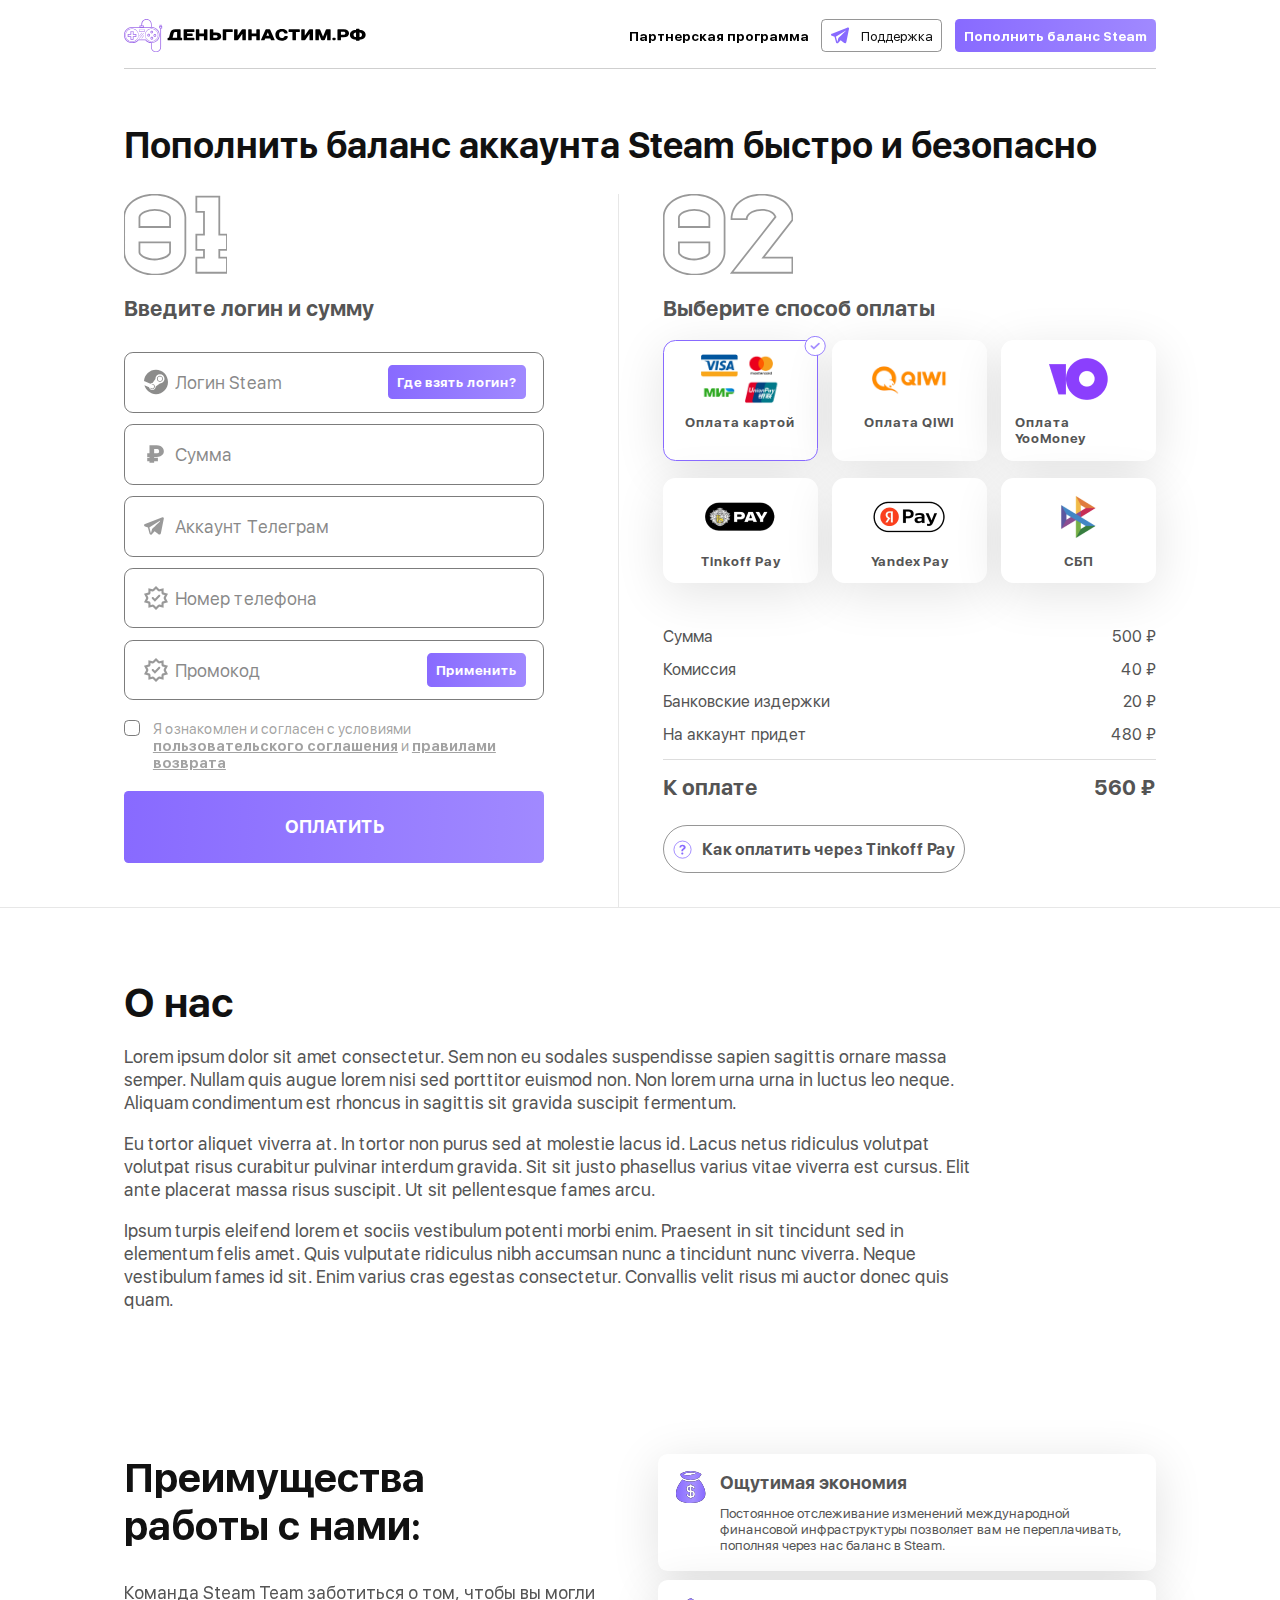
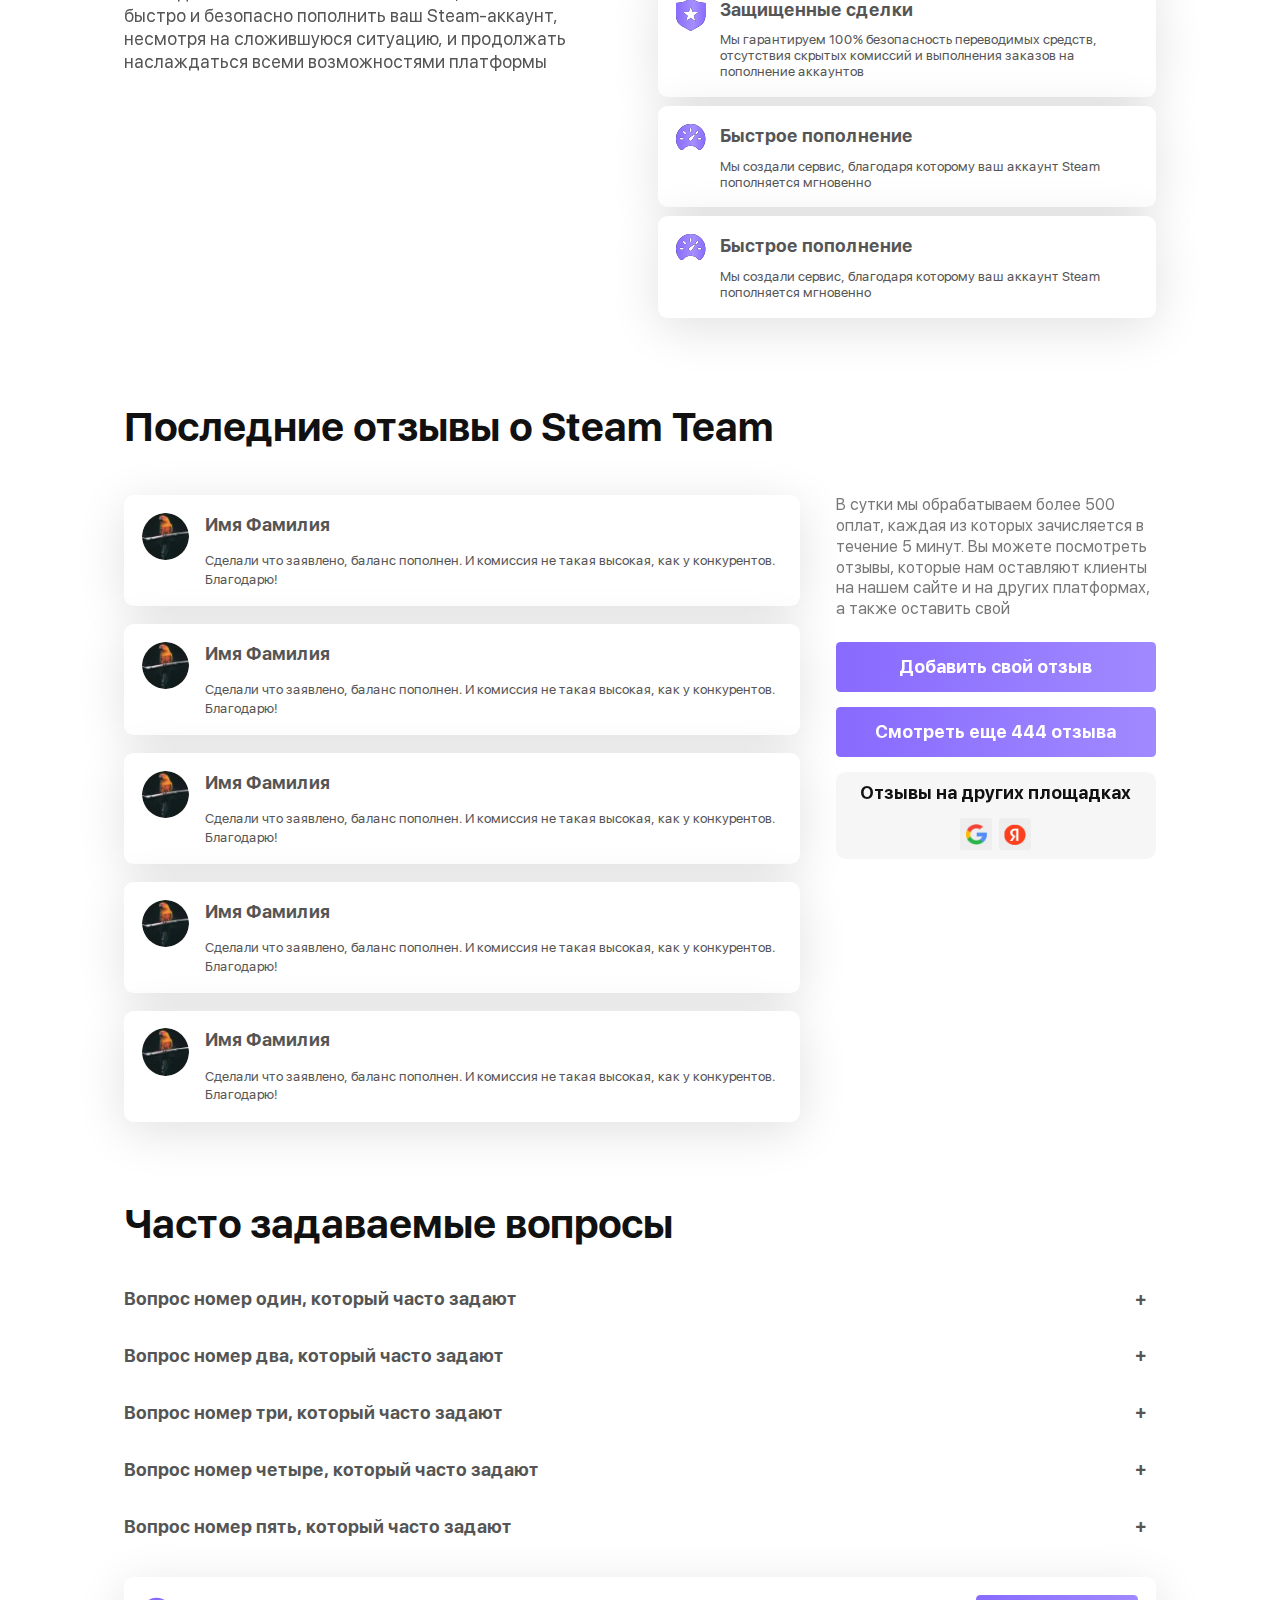
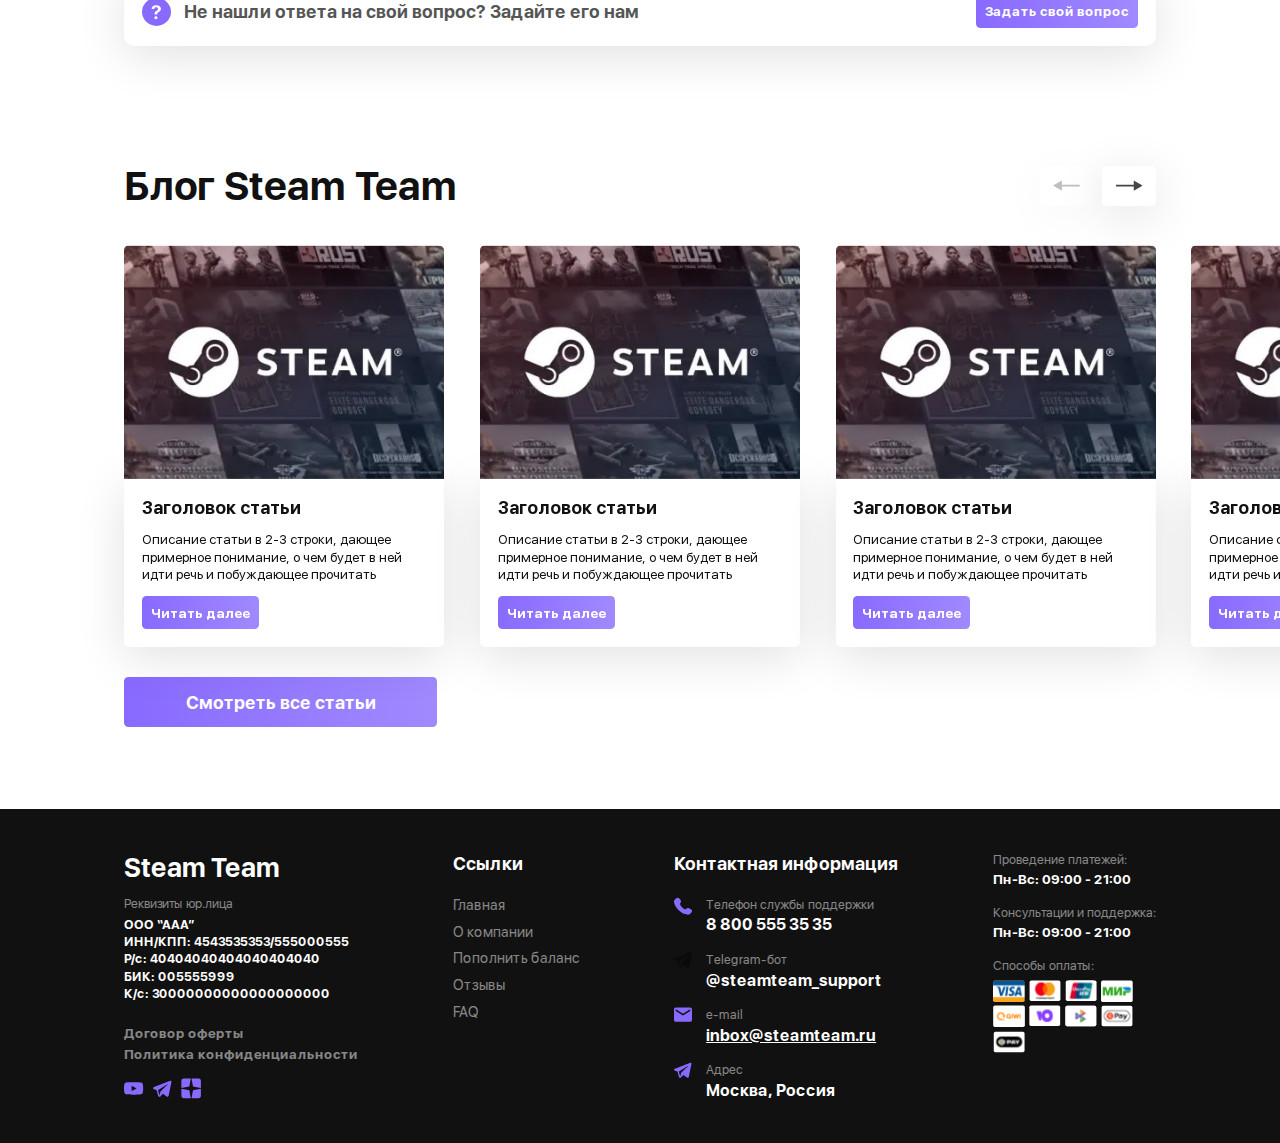
<file: index.html>
<!DOCTYPE html>
<html lang="ru">

<head>
    <meta charset="UTF-8">
    <meta name="viewport" content="width=device-width, initial-scale=1.0">
    <meta name="description" content="">
    <meta name="keywords" content="">
    <link rel="stylesheet" href="css/libs.min.css">
    <link rel="stylesheet" href="css/style.min.css">
    <title>Главная</title>
</head>

<body class="page">
    <div class="wrapper">
        <header class="header">
            <div class="container">
                <div class="header__inner">
                    <a href="" class="header__logo">
                        <svg xmlns="http://www.w3.org/2000/svg" xmlns:xlink="http://www.w3.org/1999/xlink" xmlns:xodm="http://www.corel.com/coreldraw/odm/2003" xml:space="preserve" width="161.104mm" height="22.177mm" version="1.1" style="shape-rendering:geometricPrecision; text-rendering:geometricPrecision; image-rendering:optimizeQuality; fill-rule:evenodd; clip-rule:evenodd" viewBox="0 0 16110.4 2217.7">
                            <defs>
                                <style type="text/css">
                                    .fil1 {
                                        fill: black;
                                        fill-rule: nonzero
                                    }

                                    .fil0 {
                                        fill: #9D69EA;
                                        fill-rule: nonzero
                                    }
                                </style>
                            </defs>
                            <g id="Слой_x0020_1">
                                <metadata id="CorelCorpID_0Corel-Layer" />
                                <g id="_2410451807472">
                                    <path class="fil0" d="M480.13 1334.64l105.77 0 0 -186.62 186.62 0 0 -105.76 -186.62 0 0 -186.62 -105.77 0 0 186.62 -186.62 0 0 105.76 186.62 0 0 186.62zm152.4 49.74l-202.17 0 0 -186.62 -186.62 0 0 -202.17 186.62 0 0 -186.59 202.17 0 0 186.59 186.62 0 0 202.17 -186.62 0 0 186.62z" />
                                    <path class="fil0" d="M533.01 665.91c-230.15,0 -416.77,183.52 -416.77,410.56 0,227.05 186.62,410.53 416.77,410.53 230.16,0 419.88,-183.48 419.88,-410.53 0,-227.04 -189.72,-410.56 -419.88,-410.56zm0 846c-242.6,0 -441.67,-195.93 -441.67,-435.44 0,-239.5 199.07,-435.46 441.67,-435.46 242.61,0 441.68,195.96 441.68,435.46 0,239.51 -195.97,435.44 -441.68,435.44z" />
                                    <path class="fil0" d="M1836.23 659.68c-230.16,0 -416.78,183.51 -416.78,410.56 0,227.05 186.62,410.56 416.78,410.56 230.15,0 416.77,-183.51 416.77,-410.56 0,-227.05 -186.62,-410.56 -416.77,-410.56zm0 845.99c-242.61,0 -441.68,-195.93 -441.68,-435.43 0,-239.46 199.07,-435.43 441.68,-435.43 242.6,0 441.67,195.97 441.67,435.43 0,239.5 -195.96,435.43 -441.67,435.43z" />
                                    <path class="fil0" d="M1845.56 830.76c-21.77,0 -43.53,18.66 -43.53,43.53 0,24.87 18.62,43.54 43.53,43.54 24.87,0 43.53,-18.67 43.53,-43.54 -3.1,-24.87 -21.76,-43.53 -43.53,-43.53zm0 136.84c-49.78,0 -90.21,-40.42 -90.21,-93.31 0,-49.77 40.43,-93.31 90.21,-93.31 49.78,0 90.21,40.43 90.21,93.31 0,49.78 -40.43,93.31 -90.21,93.31z" />
                                    <path class="fil0" d="M1851.78 1241.31c-21.77,0 -43.53,18.67 -43.53,43.54 0,24.87 18.66,43.56 43.53,43.56 24.91,0 43.53,-18.69 43.53,-43.56 -3.1,-21.77 -21.76,-43.54 -43.53,-43.54zm0 136.85c-49.78,0 -90.21,-40.43 -90.21,-93.31 0,-49.78 40.43,-93.28 90.21,-93.28 49.78,0 90.2,40.39 90.2,93.28 0,52.88 -40.42,93.31 -90.2,93.31z" />
                                    <path class="fil0" d="M2053.96 1051.59c-21.77,0 -43.54,18.66 -43.54,43.53 0,24.87 18.63,43.57 43.54,43.57 21.76,0 43.53,-18.7 43.53,-43.57 0,-24.87 -18.66,-43.53 -43.53,-43.53zm0 136.84c-49.78,0 -90.21,-40.43 -90.21,-93.31 0,-49.74 40.43,-93.31 90.21,-93.31 49.77,0 90.2,40.43 90.2,93.31 0,49.78 -40.43,93.31 -90.2,93.31z" />
                                    <path class="fil0" d="M1640.29 1032.92c-21.77,0 -43.54,18.66 -43.54,43.53 0,24.91 18.63,43.57 43.54,43.57 24.87,0 43.53,-18.66 43.53,-43.57 0,-24.87 -18.66,-43.53 -43.53,-43.53zm0 136.88c-49.78,0 -90.21,-40.47 -90.21,-93.35 0,-49.74 40.43,-93.31 90.21,-93.31 49.77,0 90.2,40.47 90.2,93.31 3.11,52.88 -37.32,93.35 -90.2,93.35z" />
                                    <path class="fil0" d="M1024.44 824.53l332.82 0 0 -105.76 -332.82 0 0 105.76zm357.69 24.88l-379.45 0 0 -152.4 382.55 0 0 152.4 -3.1 0z" />
                                    <polygon class="fil0" points="1172.91,914.6 1192.88,929.41 1033.28,1144.11 1013.35,1129.26 " />
                                    <polygon class="fil0" points="1296.02,933.05 1315.56,948.43 1021.41,1322.51 1001.87,1307.13 " />
                                    <polygon class="fil0" points="1312.47,1088.66 1332.05,1104.04 1182.08,1294.75 1162.54,1279.37 " />
                                    <path class="fil0" d="M2486.29 575.72l-93.31 0 0 -62.19 93.31 0 0 62.19zm-1035.76 793.12l-6.21 -9.32 -497.63 0 -6.24 9.32c-96.42,118.18 -239.5,186.61 -395.01,186.61 -276.79,0 -500.76,-217.69 -500.76,-485.21 0,-267.47 223.97,-485.21 500.76,-485.21 34.22,0 71.55,3.14 108.87,12.46l1073.04 0 6.25 0c34.22,-9.32 71.54,-12.46 105.73,-12.46 270.61,0 491.45,217.74 491.45,485.21 0,267.52 -220.84,485.21 -491.45,485.21 -155.51,0 -295.49,-68.43 -388.8,-186.61zm-245.67 -936.21l0 -87.1c0,-161.71 133.73,-295.45 295.45,-295.45 161.75,0 295.48,133.74 295.48,295.45l0 192.83c-24.87,3.14 -46.67,6.25 -71.54,9.35l-404.35 0 0 -118.18 -115.04 0 0 3.1zm-121.32 46.68l186.61 0 0 62.19 -186.61 0 0 -62.19zm1415.2 -15.56l0 -77.75 -49.78 0 0 77.75 -24.87 0 0 -77.75 -49.78 0 0 77.75 -31.11 0 0 158.61 71.54 0 0 1253.49c0,158.61 -127.53,286.14 -286.14,286.14 -158.6,0 -286.17,-127.53 -286.17,-286.14l0 -270.62c295.49,-3.1 534.99,-242.6 534.99,-534.99 0,-292.38 -239.5,-531.88 -534.99,-534.95l0 -189.76c0,-189.72 -155.5,-345.23 -345.23,-345.23 -189.72,0 -345.23,155.51 -345.23,345.23l0 87.1 -121.32 0 0 115.08 -370.13 0c-40.43,-9.35 -77.75,-12.42 -115.08,-12.42 -304.8,0 -550.51,239.47 -550.51,534.95 0,295.49 245.71,534.99 547.41,534.99 164.85,0 320.36,-71.54 426.12,-195.97l450.99 0c93.31,115.12 230.15,183.52 376.34,195.97l0 276.79c0,183.52 149.3,335.95 335.92,335.95 183.51,0 335.91,-149.33 335.91,-335.95l0 -1256.56 71.55 0 0 -158.61 -40.43 0 0 -3.1z" />
                                    <path class="fil1" d="M3536.57 1244.41l-301.63 0 68.8 -285.75c13.75,-58.2 52.91,-95.25 121.7,-95.25l111.13 0 0 381zm232.83 0l0 -523.87c0,-21.17 -15.87,-37.04 -37.04,-37.04l-306.92 0c-211.66,0 -318.55,105.83 -359.83,275.16l-68.79 285.75 -58.21 0c-21.17,0 -37.04,15.88 -37.04,37.05l0 105.83c0,21.17 15.87,37.08 37.04,37.08l899.58 0c21.17,0 37.05,-15.91 37.05,-37.08l0 -105.83c0,-21.17 -15.88,-37.05 -37.05,-37.05l-68.79 0z" />
                                    <path class="fil1" d="M4690.14 720.55c0,-21.16 -15.87,-37.04 -37.04,-37.04l-645.58 0c-21.17,0 -37.05,15.88 -37.05,37.04l0 666.72c0,21.2 15.88,37.07 37.05,37.07l645.58 0c21.17,0 37.04,-15.87 37.04,-37.07l0 -105.84c0,-21.13 -15.87,-37 -37.04,-37l-449.79 0 0 -105.84 333.37 0c21.17,0 37.04,-15.87 37.04,-37.04l0 -105.83c0,-21.17 -15.87,-37.04 -37.04,-37.04l-333.37 0 0 -95.25 449.79 0c21.17,0 37.04,-15.88 37.04,-37.04l0 -105.84z" />
                                    <path class="fil1" d="M5557.98 720.55c0,-21.16 -15.88,-37.04 -37.04,-37.04l-158.75 0c-21.17,0 -37.05,15.88 -37.05,37.04l0 248.71 -306.91 0 0 -248.71c0,-21.16 -15.88,-37.04 -37.04,-37.04l-158.75 0c-21.17,0 -37.05,15.88 -37.05,37.04l0 666.72c0,21.2 15.88,37.07 37.05,37.07l158.75 0c21.16,0 37.04,-15.87 37.04,-37.07l0 -238.13 306.91 0 0 238.13c0,21.2 15.88,37.07 37.05,37.07l158.75 0c21.16,0 37.04,-15.87 37.04,-37.07l0 -666.72z" />
                                    <path class="fil1" d="M6235.32 1165.04c0,52.92 -37.04,89.96 -111.13,89.96l-174.62 0 0 -179.92 174.62 0c74.09,0 111.13,37.04 111.13,89.96zm243.42 0c0,-148.17 -111.13,-259.29 -354.55,-259.29l-174.62 0 0 -185.21c0,-21.17 -15.88,-37.04 -37.04,-37.04l-158.75 0c-21.17,0 -37.04,15.87 -37.04,37.04l0 666.75c0,21.17 15.87,37.08 37.04,37.08l370.41 0c243.42,0 354.55,-111.16 354.55,-259.33z" />
                                    <path class="fil1" d="M7246.02 720.55c0,-21.16 -15.87,-37.04 -37.04,-37.04l-592.67 0c-21.16,0 -37.04,15.88 -37.04,37.04l0 666.72c0,21.2 15.88,37.07 37.04,37.07l158.75 0c21.17,0 37.05,-15.87 37.05,-37.07l0 -523.84 396.87 0c21.17,0 37.04,-15.88 37.04,-37.04l0 -105.84z" />
                                    <path class="fil1" d="M7886.31 1001l0 386.29c0,21.17 15.88,37.04 37.04,37.04l158.75 0c21.17,0 37.04,-15.87 37.04,-37.04l0 -666.75c0,-21.16 -15.87,-37.04 -37.04,-37.04l-179.91 0c-26.46,0 -47.63,21.17 -58.21,37.04l-264.59 386.29 -10.58 0 0 -386.29c0,-21.16 -15.87,-37.04 -37.04,-37.04l-158.75 0c-21.17,0 -37.04,15.88 -37.04,37.04l0 666.75c0,21.17 15.87,37.04 37.04,37.04l179.92 0c26.45,0 47.62,-21.16 58.2,-37.04l264.59 -386.29 10.58 0z" />
                                    <path class="fil1" d="M9050.5 720.55c0,-21.16 -15.88,-37.04 -37.08,-37.04l-158.75 0c-21.13,0 -37.04,15.88 -37.04,37.04l0 248.71 -306.92 0 0 -248.71c0,-21.16 -15.84,-37.04 -37.04,-37.04l-158.75 0c-21.13,0 -37.01,15.88 -37.01,37.04l0 666.72c0,21.2 15.88,37.07 37.01,37.07l158.75 0c21.2,0 37.04,-15.87 37.04,-37.07l0 -238.13 306.92 0 0 238.13c0,21.2 15.91,37.07 37.04,37.07l158.75 0c21.2,0 37.08,-15.87 37.08,-37.07l0 -666.72z" />
                                    <path class="fil1" d="M9577.53 905.76l10.58 0 84.67 211.67 -185.21 0 89.96 -211.67zm206.41 481.51c8.43,21.2 26.46,37.07 47.59,37.07l179.91 0c21.17,0 35.99,-15.87 26.46,-37.07l-296.33 -667.78c-9.53,-21.16 -26.46,-35.98 -47.63,-35.98l-216.95 0c-21.17,0 -38.1,15.88 -47.63,37.04l-296.33 666.72c-9.53,21.2 5.29,37.07 26.46,37.07l169.33 0c21.17,0 39.19,-15.87 47.62,-37.07l37.08 -95.22 333.34 0 37.08 95.22z" />
                                    <path class="fil1" d="M10522.62 662.33c-280.46,0 -433.92,153.46 -433.92,391.58 0,238.16 153.46,391.59 433.92,391.59 254,0 391.62,-137.59 391.62,-264.59 0,-26.45 -15.91,-42.33 -42.37,-42.33l-132.29 0c-31.75,0 -48.65,15.88 -63.47,42.33 -26.45,47.63 -68.82,89.96 -153.49,89.96 -116.42,0 -190.46,-74.08 -190.46,-216.96 0,-142.87 74.04,-216.95 190.46,-216.95 79.37,0 116.42,37.04 142.87,79.37 15.88,26.46 31.75,42.33 63.54,42.33l132.29 0c26.46,0 42.3,-15.87 42.3,-42.33 0,-121.71 -132.29,-254 -381,-254z" />
                                    <path class="fil1" d="M11718.55 720.55c0,-21.16 -15.87,-37.04 -37.04,-37.04l-677.33 0c-21.21,0 -37.05,15.88 -37.05,37.04l0 105.84c0,21.16 15.84,37.04 37.05,37.04l222.25 0 0 523.84c0,21.2 15.87,37.07 37.04,37.07l158.75 0c21.16,0 37,-15.87 37,-37.07l0 -523.84 222.29 0c21.17,0 37.04,-15.88 37.04,-37.04l0 -105.84z" />
                                    <path class="fil1" d="M12364.13 1001l0 386.29c0,21.17 15.87,37.04 37.04,37.04l158.75 0c21.17,0 37.04,-15.87 37.04,-37.04l0 -666.75c0,-21.16 -15.87,-37.04 -37.04,-37.04l-179.92 0c-26.46,0 -47.62,21.17 -58.21,37.04l-264.58 386.29 -10.58 0 0 -386.29c0,-21.16 -15.88,-37.04 -37.04,-37.04l-158.75 0c-21.17,0 -37.05,15.88 -37.05,37.04l0 666.75c0,21.17 15.88,37.04 37.05,37.04l179.91 0c26.46,0 47.63,-21.16 58.21,-37.04l264.58 -386.29 10.59 0z" />
                                    <path class="fil1" d="M13328.27 1424.35c31.72,0 51.86,-21.2 58.18,-37.08l141.85 -349.21 10.58 0 0 349.21c0,21.21 15.88,37.08 37.04,37.08l158.75 0c21.17,0 37.04,-15.87 37.04,-37.08l0 -666.71c0,-21.17 -15.87,-37.04 -37.04,-37.04l-222.25 0c-31.75,0 -51.86,21.17 -58.21,37.04l-185.2 449.79 -10.59 0 -185.21 -449.79c-6.35,-15.87 -26.45,-37.04 -58.2,-37.04l-222.25 0c-21.17,0 -37.05,15.87 -37.05,37.04l0 666.71c0,21.21 15.88,37.08 37.05,37.08l158.75 0c21.16,0 37.04,-15.87 37.04,-37.08l0 -349.21 10.58 0 142.88 349.21c6.31,15.88 26.45,37.08 58.2,37.08l128.06 0z" />
                                    <path class="fil1" d="M13893.4 1371.44c0,26.45 26.46,52.91 52.92,52.91l105.83 0c26.46,0 52.92,-26.46 52.92,-52.91l0 -74.12c0,-26.46 -26.46,-52.92 -52.92,-52.92l-105.83 0c-26.46,0 -52.92,26.46 -52.92,52.92l0 74.12z" />
                                    <path class="fil1" d="M14459.64 1053.92l0 -201.09 174.59 0c79.38,0 121.71,42.34 121.71,100.55 0,58.2 -42.33,100.54 -121.71,100.54l-174.59 0zm539.75 -100.54c0,-153.46 -116.42,-269.88 -365.16,-269.88l-370.42 0c-21.13,0 -37.04,15.88 -37.04,37.04l0 666.75c0,21.17 15.91,37.04 37.04,37.04l158.75 0c21.21,0 37.08,-15.87 37.08,-37.04l0 -164.04 174.59 0c248.74,0 365.16,-116.42 365.16,-269.87z" />
                                    <path class="fil1" d="M15697.88 900.46c100.54,0 164.04,63.5 164.04,153.45 0,89.96 -63.5,153.46 -164.04,153.46l0 -306.91zm-232.84 306.91c-100.54,0 -164.04,-63.5 -164.04,-153.46 0,-89.95 63.5,-153.45 164.04,-153.45l0 306.91zm37.05 -555.62c-21.17,0 -37.05,15.87 -37.05,37.04l0 42.33c-269.87,0 -407.45,137.59 -407.45,322.79 0,185.25 137.58,322.8 407.45,322.8l0 42.33c0,21.17 15.88,37.04 37.05,37.04l158.75 0c21.16,0 37.04,-15.87 37.04,-37.04l0 -42.33c269.87,0 407.46,-137.55 407.46,-322.8 0,-185.2 -137.59,-322.79 -407.46,-322.79l0 -42.33c0,-21.17 -15.88,-37.04 -37.04,-37.04l-158.75 0z" />
                                </g>
                            </g>
                        </svg>
                    </a>

                    <div class="header__nav">
                        <button class="header__partners">
                            <span>Партнерская программа</span>
                        </button>
                        <a href="" class="header__btn header__support m-btn m-btn-outline">
                            <svg width="21" height="19" viewBox="0 0 21 19" fill="none" xmlns="http://www.w3.org/2000/svg">
                                <path fill-rule="evenodd" clip-rule="evenodd" d="M17.2317 17.216V17.214L17.2502 17.1699L20.3215 1.68508V1.63592C20.3215 1.24982 20.1782 0.912882 19.8689 0.711128C19.5975 0.533953 19.2851 0.521664 19.066 0.53805C18.862 0.556501 18.6607 0.597722 18.4658 0.660946C18.3827 0.687732 18.3007 0.717796 18.22 0.751069L18.2067 0.75619L1.08327 7.47346L1.07815 7.47551C1.02609 7.49328 0.975132 7.51414 0.925552 7.53798C0.803771 7.59269 0.68693 7.65779 0.576323 7.73256C0.356135 7.88413 -0.0627338 8.24053 0.00793116 8.80585C0.0663066 9.2749 0.388908 9.5719 0.607047 9.72654C0.735806 9.81678 0.874238 9.89235 1.01977 9.95185L1.05254 9.96619L1.06278 9.96926L1.06995 9.97233L4.06656 10.9811C4.05632 11.1685 4.07475 11.36 4.12493 11.5495L5.62528 17.2426C5.70725 17.553 5.88436 17.8298 6.13174 18.0343C6.37912 18.2389 6.68435 18.3607 7.00456 18.3829C7.32476 18.405 7.64387 18.3263 7.91705 18.1578C8.19023 17.9893 8.40376 17.7395 8.52767 17.4434L10.8709 14.9383L14.8947 18.023L14.952 18.0476C15.3176 18.2074 15.6587 18.2575 15.971 18.2156C16.2834 18.1725 16.5312 18.0415 16.7176 17.893C16.9332 17.7182 17.105 17.4955 17.2195 17.2426L17.2277 17.2252L17.2307 17.2191L17.2317 17.216ZM5.60992 11.1583C5.59331 11.0951 5.59726 11.0283 5.6212 10.9675C5.64514 10.9067 5.68782 10.8552 5.74306 10.8203L15.9035 4.3683C15.9035 4.3683 16.5015 4.00473 16.48 4.3683C16.48 4.3683 16.5865 4.43179 16.266 4.72981C15.9629 5.0135 9.02437 11.7123 8.32182 12.3903C8.28275 12.4282 8.25539 12.4766 8.24296 12.5296L7.11027 16.8514L5.60992 11.1573V11.1583Z" fill="#886AFF" />
                            </svg>
                            <span>Поддержка</span>
                        </a>
                        <a href="index.html" class="header__btn m-btn m-btn-primary">
                            <span class="_view1">Пополнить баланс Steam</span>
                            <span class="_view2">Пополнить баланс</span>
                        </a>
                    </div>
                </div>
            </div>

        </header>
        <main class="content">

            <section class="main">
                <div class="container">
                    <h1 class="text40 bold-text">
                        Пополнить баланс аккаунта Steam быстро и безопасно
                    </h1>
                    <form class="main__grid">
                        <div class="main__col">
                            <img src="img/num.svg" alt="" class="main__num">
                            <div class="text24 bold-text dark-text">
                                Введите логин и сумму
                            </div>
                            <div class="main__fields">
                                <fieldset class="fg">
                                    <button type="button" class="fg__btn m-btn m-btn-primary">
                                        <span>Где взять логин?</span>
                                    </button>
                                    <img class="fg__icon" src="img/steam.svg" alt="">
                                    <input type="text" placeholder="Логин Steam">
                                </fieldset>
                                <fieldset class="fg _errorr">
                                    <img class="fg__icon" src="img/rouble.svg" alt="">
                                    <input class="_sum-input" type="number" placeholder="Сумма">
                                    <div class="fg__error-text">
                                        <span class="text20">Минимальная сумма оплаты - 150 ₽ </span>
                                    </div>
                                </fieldset>
                                <fieldset class="fg">
                                    <img class="fg__icon" src="img/tg.svg" alt="">
                                    <input type="text" placeholder="Аккаунт Телеграм">
                                </fieldset>
                                <fieldset class="fg">
                                    <img class="fg__icon" src="img/check.svg" alt="">
                                    <input type="tel" placeholder="Номер телефона">
                                </fieldset>
                                <fieldset class="fg">
                                    <button type="button" class="fg__btn m-btn m-btn-primary">
                                        <span>Применить</span>
                                    </button>
                                    <img class="fg__icon" src="img/check.svg" alt="">
                                    <input type="text" placeholder="Промокод">
                                </fieldset>
                            </div>
                            <div class="main__check m-check">
                                <input type="checkbox">
                                <label>
                                    Я ознакомлен и согласен с условиями <br>
                                    <a href="">пользовательского соглашения</a> и
                                    <a href="">правилами возврата</a>
                                </label>
                            </div>
                            <button class="main__btn m-btn m-btn-primary">
                                <span>ОПЛАТИТЬ</span>
                            </button>
                        </div>
                        <div class="main__col">
                            <img src="img/num2.svg" alt="" class="main__num">
                            <div class="text24 bold-text dark-text">
                                Выберите способ оплаты
                            </div>
                            <div class="pay-ways">
                                <div class="pay-way">
                                    <div class="pay-way__img">
                                        <img src="img/pay.png" alt="">
                                    </div>
                                    <div class="pay-way__title">
                                        Оплата картой
                                    </div>
                                    <input checked type="radio" name="pay">
                                    <label></label>
                                </div>
                                <div class="pay-way">
                                    <div class="pay-way__img">
                                        <img src="img/pay2.png" alt="">
                                    </div>
                                    <div class="pay-way__title">
                                        Оплата QIWI
                                    </div>
                                    <input type="radio" name="pay">
                                    <label></label>
                                </div>
                                <div class="pay-way">
                                    <div class="pay-way__img">
                                        <img src="img/pay3.png" alt="">
                                    </div>
                                    <div class="pay-way__title">
                                        Оплата YooMoney
                                    </div>
                                    <input type="radio" name="pay">
                                    <label></label>
                                </div>
                                <div class="pay-way">
                                    <div class="pay-way__img">
                                        <img src="img/pay4.png" alt="">
                                    </div>
                                    <div class="pay-way__title">
                                        Tinkoff Pay
                                    </div>
                                    <input type="radio" name="pay">
                                    <label></label>
                                </div>
                                <div class="pay-way">
                                    <div class="pay-way__img">
                                        <img src="img/pay5.png" alt="">
                                    </div>
                                    <div class="pay-way__title">
                                        Yandex Pay
                                    </div>
                                    <input type="radio" name="pay">
                                    <label></label>
                                </div>
                                <div class="pay-way">
                                    <div class="pay-way__img">
                                        <img src="img/pay7.png" alt="">
                                    </div>
                                    <div class="pay-way__title">
                                        СБП
                                    </div>
                                    <input type="radio" name="pay">
                                    <label></label>
                                </div>

                            </div>
                            <div class="pay-detail">
                                <div class="pay-detail__row">
                                    <div class="pay-detail__title">Сумма </div>
                                    <div class="pay-detail__desc">500 ₽</div>
                                </div>
                                <div class="pay-detail__row">
                                    <div class="pay-detail__title">Комиссия</div>
                                    <div class="pay-detail__desc">40 ₽</div>
                                </div>
                                <div class="pay-detail__row">
                                    <div class="pay-detail__title">Банковские издержки</div>
                                    <div class="pay-detail__desc">20 ₽</div>
                                </div>
                                <div class="pay-detail__row">
                                    <div class="pay-detail__title">На аккаунт придет</div>
                                    <div class="pay-detail__desc">480 ₽</div>
                                </div>
                                <div class="pay-detail__row pay-detail__row--last">
                                    <div class="pay-detail__title">К оплате</div>
                                    <div class="pay-detail__desc">560 ₽</div>
                                </div>
                            </div>
                            <div class="main__bottom">
                                <button class="main__how-pay m-btn m-btn-outline">
                                    <svg width="25" height="25" viewBox="0 0 25 25" fill="none" xmlns="http://www.w3.org/2000/svg">
                                        <rect x="1.25195" y="1.38544" width="23" height="23" rx="11.5" fill="white" />
                                        <path d="M8.52881 10.051C8.57275 7.88885 10.1021 6.37714 12.8003 6.37714C15.314 6.37714 16.9751 7.7746 16.9751 9.7785C16.9751 11.1057 16.3335 12.0285 15.0942 12.758C13.9253 13.4348 13.6001 13.8654 13.6001 14.7267V15.1926H11.271L11.2534 14.6828C11.1392 13.3029 11.6226 12.5119 12.8354 11.8C13.9692 11.1232 14.312 10.6926 14.312 9.8576C14.312 9.02264 13.644 8.4162 12.6421 8.4162C11.6313 8.4162 10.9634 9.0578 10.9106 10.051H8.52881ZM12.4663 19.3937C11.6753 19.3937 11.0337 18.7873 11.0337 18.0139C11.0337 17.2404 11.6753 16.634 12.4663 16.634C13.2661 16.634 13.9077 17.2404 13.9077 18.0139C13.9077 18.7873 13.2661 19.3937 12.4663 19.3937Z" fill="#886AFF" />
                                        <rect class="stroke-fill" x="1.25195" y="1.38544" width="23" height="23" rx="11.5" stroke="#886AFF" />
                                    </svg>
                                    <span>Как оплатить через Tinkoff Pay</span>
                                </button>
                            </div>
                        </div>
                    </form>
                </div>
            </section>

            <section class="about">
                <div class="container">
                    <div class="text45 bold-text">
                        О нас
                    </div>
                    <div class="about__text text">
                        <p>Lorem ipsum dolor sit amet consectetur. Sem non eu sodales suspendisse sapien sagittis ornare massa semper. Nullam quis augue lorem nisi sed porttitor euismod non. Non lorem urna urna in luctus leo neque. Aliquam condimentum est rhoncus in sagittis sit gravida suscipit fermentum.</p>
                        <p>Eu tortor aliquet viverra at. In tortor non purus sed at molestie lacus id. Lacus netus ridiculus volutpat volutpat risus curabitur pulvinar interdum gravida. Sit sit justo phasellus varius vitae viverra est cursus. Elit ante placerat massa risus suscipit. Ut sit pellentesque fames arcu.</p>
                        <p>Ipsum turpis eleifend lorem et sociis vestibulum potenti morbi enim. Praesent in sit tincidunt sed in elementum felis amet. Quis vulputate ridiculus nibh accumsan nunc a tincidunt nunc viverra. Neque vestibulum fames id sit. Enim varius cras egestas consectetur. Convallis velit risus mi auctor donec quis quam.</p>
                    </div>
                </div>
            </section>

            <section class="advantages">
                <div class="container">
                    <div class="advantages__inner">
                        <div class="advantages__col">
                            <div class="advantages-info">
                                <div class="text45 bold-text">
                                    Преимущества работы с нами:
                                </div>
                                <div class="text20 dark-text">
                                    Команда Steam Team заботиться о том, чтобы вы могли быстро и безопасно пополнить ваш Steam-аккаунт, несмотря на сложившуюся ситуацию, и продолжать наслаждаться всеми возможностями платформы
                                </div>
                            </div>
                        </div>
                        <div class="advantages__col">
                            <div class="advantages__items">
                                <div class="advantage-card _card">
                                    <div class="advantage-card__icon">
                                        <img src="img/advantage-icon.svg" alt="">
                                    </div>
                                    <div class="advantage-card__content dark-text">
                                        <div class="advantage-card__title text20 bold-text">
                                            Ощутимая экономия
                                        </div>
                                        <div class="advantage-card__desc text15">
                                            Постоянное отслеживание изменений международной финансовой инфраструктуры позволяет вам не переплачивать, пополняя через нас баланс в Steam.
                                        </div>
                                    </div>
                                </div>

                                <div class="advantage-card _card">
                                    <div class="advantage-card__icon">
                                        <img src="img/advantage-icon2.svg" alt="">
                                    </div>
                                    <div class="advantage-card__content dark-text">
                                        <div class="advantage-card__title text20 bold-text">
                                            Защищенные сделки
                                        </div>
                                        <div class="advantage-card__desc text15">
                                            Мы гарантируем 100% безопасность переводимых средств, отсутствия скрытых комиссий и выполнения заказов на пополнение аккаунтов
                                        </div>
                                    </div>
                                </div>

                                <div class="advantage-card _card">
                                    <div class="advantage-card__icon">
                                        <img src="img/advantage-icon3.svg" alt="">
                                    </div>
                                    <div class="advantage-card__content dark-text">
                                        <div class="advantage-card__title text20 bold-text">
                                            Быстрое пополнение
                                        </div>
                                        <div class="advantage-card__desc text15">
                                            Мы создали сервис, благодаря которому ваш аккаунт Steam пополняется мгновенно
                                        </div>
                                    </div>
                                </div>

                                <div class="advantage-card _card">
                                    <div class="advantage-card__icon">
                                        <img src="img/advantage-icon3.svg" alt="">
                                    </div>
                                    <div class="advantage-card__content dark-text">
                                        <div class="advantage-card__title text20 bold-text">
                                            Быстрое пополнение
                                        </div>
                                        <div class="advantage-card__desc text15">
                                            Мы создали сервис, благодаря которому ваш аккаунт Steam пополняется мгновенно
                                        </div>
                                    </div>
                                </div>

                            </div>
                        </div>
                    </div>
                </div>
            </section>

            <section class="review">
                <div class="container">
                    <div class="text45 bold-text">
                        Последние отзывы о Steam Team
                    </div>
                    <div class="review__inner">
                        <div class="review__col">
                            <div class="review__items">
                                <div class="review-card _card">
                                    <div class="review-card__wrap">
                                        <div class="review-card__img">
                                            <img src="img/avatar.webp" alt="">
                                        </div>
                                        <div class="review-card__content dark-text">
                                            <div class="review-card__title text20 bold-text">
                                                Имя Фамилия
                                            </div>
                                            <div class="review-card__desc text15">
                                                Сделали что заявлено, баланс пополнен. И комиссия не такая высокая, как у конкурентов. Благодарю!
                                            </div>
                                        </div>
                                    </div>
                                </div>

                                <div class="review-card _card">
                                    <div class="review-card__wrap">
                                        <div class="review-card__img">
                                            <img src="img/avatar.webp" alt="">
                                        </div>
                                        <div class="review-card__content dark-text">
                                            <div class="review-card__title text20 bold-text">
                                                Имя Фамилия
                                            </div>
                                            <div class="review-card__desc text15">
                                                Сделали что заявлено, баланс пополнен. И комиссия не такая высокая, как у конкурентов. Благодарю!
                                            </div>
                                        </div>
                                    </div>
                                </div>

                                <div class="review-card _card">
                                    <div class="review-card__wrap">
                                        <div class="review-card__img">
                                            <img src="img/avatar.webp" alt="">
                                        </div>
                                        <div class="review-card__content dark-text">
                                            <div class="review-card__title text20 bold-text">
                                                Имя Фамилия
                                            </div>
                                            <div class="review-card__desc text15">
                                                Сделали что заявлено, баланс пополнен. И комиссия не такая высокая, как у конкурентов. Благодарю!
                                            </div>
                                        </div>
                                    </div>
                                </div>

                                <div class="review-card _card">
                                    <div class="review-card__wrap">
                                        <div class="review-card__img">
                                            <img src="img/avatar.webp" alt="">
                                        </div>
                                        <div class="review-card__content dark-text">
                                            <div class="review-card__title text20 bold-text">
                                                Имя Фамилия
                                            </div>
                                            <div class="review-card__desc text15">
                                                Сделали что заявлено, баланс пополнен. И комиссия не такая высокая, как у конкурентов. Благодарю!
                                            </div>
                                        </div>
                                    </div>
                                </div>

                                <div class="review-card _card">
                                    <div class="review-card__wrap">
                                        <div class="review-card__img">
                                            <img src="img/avatar.webp" alt="">
                                        </div>
                                        <div class="review-card__content dark-text">
                                            <div class="review-card__title text20 bold-text">
                                                Имя Фамилия
                                            </div>
                                            <div class="review-card__desc text15">
                                                Сделали что заявлено, баланс пополнен. И комиссия не такая высокая, как у конкурентов. Благодарю!
                                            </div>
                                        </div>
                                    </div>
                                </div>

                            </div>
                        </div>
                        <div class="review__col">
                            <div class="review-sidebar">
                                <div class="review-sidebar__text text18 dark-text">
                                    В сутки мы обрабатываем более 500 оплат, каждая из которых зачисляется в течение 5 минут. Вы можете посмотреть отзывы, которые нам оставляют клиенты на нашем сайте и на других платформах, а также оставить свой
                                </div>
                                <div class="review-sidebar__nav">
                                    <button class="review-sidebar__btn m-btn m-btn-primary">
                                        <span>Добавить свой отзыв</span>
                                    </button>
                                    <button class="review-sidebar__btn m-btn m-btn-primary">
                                        <span>Смотреть еще 444 отзыва</span>
                                    </button>
                                </div>
                                <div class="review-platforms">
                                    <div class="text20 bold-text">
                                        Отзывы на других площадках
                                    </div>
                                    <div class="review-platforms__nav">
                                        <button class="review-platforms__btn">
                                            <img src="img/google.png" alt="">
                                        </button>
                                        <button class="review-platforms__btn">
                                            <img src="img/yandex.png" alt="">
                                        </button>
                                    </div>
                                </div>
                            </div>
                        </div>
                    </div>
                </div>
            </section>

            <section class="faq">
                <div class="container">
                    <div class="text45 bold-text">
                        Часто задаваемые вопросы
                    </div>
                    <div class="faq__items">
                        <div class="qa-card dark-text">
                            <div class="qa-card__show">
                                <div class="qa-card__title text20 bold-text">
                                    Вопрос номер один, который часто задают
                                </div>
                                <div class="qa-card__btn">
                                    <span>+</span>
                                </div>
                            </div>
                            <div class="qa-card__hidden">
                                <div class="text16">
                                    Lorem ipsum dolor sit amet consectetur. Dis aliquet consequat felis quis diam consectetur. Quisque velit ut nulla id enim iaculis curabitur netus odio. Quam sed et enim vulputate. Mi elementum orci ut nunc id ultrices erat scelerisque. Convallis massa urna gravida dignissim neque at nisl faucibus accumsan. Pellentesque pellentesque odio ullamcorper nam pharetra fames enim posuere. Purus at nullam mi aliquam velit in. Elementum turpis magna vitae fermentum cursus maecenas integer dignissim tortor. Ut diam interdum vel sagittis risus lacus tincidunt suspendisse. At facilisi sed amet ut faucibus. Leo tortor odio velit tristique morbi purus. Et odio odio amet at ut. Tellus aenean turpis tempus porttitor pharetra tincidunt habitant tempus bibendum.
                                </div>
                            </div>
                        </div>

                        <div class="qa-card dark-text">
                            <div class="qa-card__show">
                                <div class="qa-card__title text20 bold-text">
                                    Вопрос номер два, который часто задают
                                </div>
                                <div class="qa-card__btn">
                                    <span>+</span>
                                </div>
                            </div>
                            <div class="qa-card__hidden">
                                <div class="text16">
                                    Lorem ipsum dolor sit amet consectetur. Dis aliquet consequat felis quis diam consectetur. Quisque velit ut nulla id enim iaculis curabitur netus odio. Quam sed et enim vulputate. Mi elementum orci ut nunc id ultrices erat scelerisque. Convallis massa urna gravida dignissim neque at nisl faucibus accumsan. Pellentesque pellentesque odio ullamcorper nam pharetra fames enim posuere. Purus at nullam mi aliquam velit in. Elementum turpis magna vitae fermentum cursus maecenas integer dignissim tortor. Ut diam interdum vel sagittis risus lacus tincidunt suspendisse. At facilisi sed amet ut faucibus. Leo tortor odio velit tristique morbi purus. Et odio odio amet at ut. Tellus aenean turpis tempus porttitor pharetra tincidunt habitant tempus bibendum.
                                </div>
                            </div>
                        </div>

                        <div class="qa-card dark-text">
                            <div class="qa-card__show">
                                <div class="qa-card__title text20 bold-text">
                                    Вопрос номер три, который часто задают
                                </div>
                                <div class="qa-card__btn">
                                    <span>+</span>
                                </div>
                            </div>
                            <div class="qa-card__hidden">
                                <div class="text16">
                                    Lorem ipsum dolor sit amet consectetur. Dis aliquet consequat felis quis diam consectetur. Quisque velit ut nulla id enim iaculis curabitur netus odio. Quam sed et enim vulputate. Mi elementum orci ut nunc id ultrices erat scelerisque. Convallis massa urna gravida dignissim neque at nisl faucibus accumsan. Pellentesque pellentesque odio ullamcorper nam pharetra fames enim posuere. Purus at nullam mi aliquam velit in. Elementum turpis magna vitae fermentum cursus maecenas integer dignissim tortor. Ut diam interdum vel sagittis risus lacus tincidunt suspendisse. At facilisi sed amet ut faucibus. Leo tortor odio velit tristique morbi purus. Et odio odio amet at ut. Tellus aenean turpis tempus porttitor pharetra tincidunt habitant tempus bibendum.
                                </div>
                            </div>
                        </div>

                        <div class="qa-card dark-text">
                            <div class="qa-card__show">
                                <div class="qa-card__title text20 bold-text">
                                    Вопрос номер четыре, который часто задают
                                </div>
                                <div class="qa-card__btn">
                                    <span>+</span>
                                </div>
                            </div>
                            <div class="qa-card__hidden">
                                <div class="text16">
                                    Lorem ipsum dolor sit amet consectetur. Dis aliquet consequat felis quis diam consectetur. Quisque velit ut nulla id enim iaculis curabitur netus odio. Quam sed et enim vulputate. Mi elementum orci ut nunc id ultrices erat scelerisque. Convallis massa urna gravida dignissim neque at nisl faucibus accumsan. Pellentesque pellentesque odio ullamcorper nam pharetra fames enim posuere. Purus at nullam mi aliquam velit in. Elementum turpis magna vitae fermentum cursus maecenas integer dignissim tortor. Ut diam interdum vel sagittis risus lacus tincidunt suspendisse. At facilisi sed amet ut faucibus. Leo tortor odio velit tristique morbi purus. Et odio odio amet at ut. Tellus aenean turpis tempus porttitor pharetra tincidunt habitant tempus bibendum.
                                </div>
                            </div>
                        </div>

                        <div class="qa-card dark-text">
                            <div class="qa-card__show">
                                <div class="qa-card__title text20 bold-text">
                                    Вопрос номер пять, который часто задают
                                </div>
                                <div class="qa-card__btn">
                                    <span>+</span>
                                </div>
                            </div>
                            <div class="qa-card__hidden">
                                <div class="text16">
                                    Lorem ipsum dolor sit amet consectetur. Dis aliquet consequat felis quis diam consectetur. Quisque velit ut nulla id enim iaculis curabitur netus odio. Quam sed et enim vulputate. Mi elementum orci ut nunc id ultrices erat scelerisque. Convallis massa urna gravida dignissim neque at nisl faucibus accumsan. Pellentesque pellentesque odio ullamcorper nam pharetra fames enim posuere. Purus at nullam mi aliquam velit in. Elementum turpis magna vitae fermentum cursus maecenas integer dignissim tortor. Ut diam interdum vel sagittis risus lacus tincidunt suspendisse. At facilisi sed amet ut faucibus. Leo tortor odio velit tristique morbi purus. Et odio odio amet at ut. Tellus aenean turpis tempus porttitor pharetra tincidunt habitant tempus bibendum.
                                </div>
                            </div>
                        </div>

                    </div>

                    <div class="new-question _card">
                        <div class="new-question__icon">
                            <img src="img/question.svg" alt="">
                        </div>
                        <div class="new-question__title text20 bold-text dark-text">
                            Не нашли ответа на свой вопрос? Задайте его нам
                        </div>
                        <button class="new-question__btn m-btn m-btn-primary">
                            <span>Задать свой вопрос</span>
                        </button>
                    </div>
                </div>
            </section>

            <section class="blog">
                <div class="container">
                    <div class="blog__top">
                        <div class="text45 bold-text">
                            Блог Steam Team
                        </div>
                        <div class="blog__nav">
                            <div class="swiper-button swiper-button-prev">
                                <svg width="30" height="13" viewBox="0 0 30 13" fill="none" xmlns="http://www.w3.org/2000/svg">
                                    <path d="M-1.90735e-06 6.31689L10 12.0904V0.543392L-1.90735e-06 6.31689ZM30 5.31689L9 5.31689V7.31689L30 7.31689V5.31689Z" fill="#454545" />
                                </svg>
                            </div>
                            <div class="swiper-button swiper-button-next">
                                <svg width="30" height="13" viewBox="0 0 30 13" fill="none" xmlns="http://www.w3.org/2000/svg">
                                    <path d="M30 6.31689L20 12.0904V0.543392L30 6.31689ZM0 5.31689L21 5.31689V7.31689L0 7.31689L0 5.31689Z" fill="#454545" />
                                </svg>
                            </div>
                        </div>
                    </div>

                    <div class="blog__slider">
                        <div class="swiper-container">
                            <div class="swiper-wrapper">
                                <div class="swiper-slide">
                                    <div class="blog-card">
                                        <a href="" class="blog-card__img">
                                            <img src="img/blog.webp" alt="">
                                        </a>
                                        <div class="blog-card__content _card">
                                            <div class="blog-card__info">
                                                <a href="" class="blog-card__title text20 bold-text">
                                                    Заголовок статьи
                                                </a>
                                                <div class="blog-card__desc text15">
                                                    Описание статьи в 2-3 строки, дающее примерное понимание, о чем будет в ней идти речь и побуждающее прочитать
                                                </div>
                                            </div>
                                            <div class="blog-card__nav">
                                                <a href="" class="blog-card__btn m-btn m-btn-primary">
                                                    <span>Читать далее</span>
                                                </a>
                                            </div>
                                        </div>
                                    </div>

                                </div>
                                <div class="swiper-slide">
                                    <div class="blog-card">
                                        <a href="" class="blog-card__img">
                                            <img src="img/blog.webp" alt="">
                                        </a>
                                        <div class="blog-card__content _card">
                                            <div class="blog-card__info">
                                                <a href="" class="blog-card__title text20 bold-text">
                                                    Заголовок статьи
                                                </a>
                                                <div class="blog-card__desc text15">
                                                    Описание статьи в 2-3 строки, дающее примерное понимание, о чем будет в ней идти речь и побуждающее прочитать
                                                </div>
                                            </div>
                                            <div class="blog-card__nav">
                                                <a href="" class="blog-card__btn m-btn m-btn-primary">
                                                    <span>Читать далее</span>
                                                </a>
                                            </div>
                                        </div>
                                    </div>

                                </div>
                                <div class="swiper-slide">
                                    <div class="blog-card">
                                        <a href="" class="blog-card__img">
                                            <img src="img/blog.webp" alt="">
                                        </a>
                                        <div class="blog-card__content _card">
                                            <div class="blog-card__info">
                                                <a href="" class="blog-card__title text20 bold-text">
                                                    Заголовок статьи
                                                </a>
                                                <div class="blog-card__desc text15">
                                                    Описание статьи в 2-3 строки, дающее примерное понимание, о чем будет в ней идти речь и побуждающее прочитать
                                                </div>
                                            </div>
                                            <div class="blog-card__nav">
                                                <a href="" class="blog-card__btn m-btn m-btn-primary">
                                                    <span>Читать далее</span>
                                                </a>
                                            </div>
                                        </div>
                                    </div>

                                </div>
                                <div class="swiper-slide">
                                    <div class="blog-card">
                                        <a href="" class="blog-card__img">
                                            <img src="img/blog.webp" alt="">
                                        </a>
                                        <div class="blog-card__content _card">
                                            <div class="blog-card__info">
                                                <a href="" class="blog-card__title text20 bold-text">
                                                    Заголовок статьи
                                                </a>
                                                <div class="blog-card__desc text15">
                                                    Описание статьи в 2-3 строки, дающее примерное понимание, о чем будет в ней идти речь и побуждающее прочитать
                                                </div>
                                            </div>
                                            <div class="blog-card__nav">
                                                <a href="" class="blog-card__btn m-btn m-btn-primary">
                                                    <span>Читать далее</span>
                                                </a>
                                            </div>
                                        </div>
                                    </div>

                                </div>
                            </div>
                        </div>
                    </div>

                    <div class="blog__bottom">
                        <a href="" class="blog__btn m-btn m-btn-primary">
                            <span>Смотреть все статьи</span>
                        </a>
                    </div>
                </div>

            </section>


        </main>
        <footer class="footer">
            <div class="container">
                <div class="footer__inner">
                    <div class="footer__col">
                        <div class="footer__title">
                            Steam Team
                        </div>
                        <div class="footer__requisite">
                            <div class="text14 white50-text">
                                Реквизиты юр.лица
                            </div>
                            <div class="footer__requisite-desc text14 bold-text">
                                ООО “ААА” <br>
                    ИНН/КПП: 4543535353/555000555 <br>
                    Р/с: 40404040404040404040 <br>
                    БИК: 005555999 <br>
                    К/с: 30000000000000000000
                            </div>
                        </div>
                        <div class="footer__links2">
                            <a href="" class="footer__link2 white50-text">
                                <span>Договор оферты</span>
                            </a>
                            <a href="" class="footer__link2 white50-text">
                                <span>Политика конфиденциальности</span>
                            </a>
                        </div>
                        <div class="socials">
                            <a href="" class="socials__item">
                                <img src="img/youtube.svg" alt="">
                            </a>
                            <a href="" class="socials__item">
                                <img src="img/tg2.svg" alt="">
                            </a>
                            <a href="" class="socials__item">
                                <img src="img/dzen.svg" alt="">
                            </a>
                        </div>
                    </div>
                    <div class="footer__col">
                        <div class="footer__subtitle">
                            <span class="text20 bold-text">
                    Ссылки
                </span>
                        </div>
                        <div class="footer__links">
                            <a href="" class="footer__link white50-text">
                                <span>Главная</span>
                            </a>
                            <a href="" class="footer__link white50-text">
                                <span>О компании</span>
                            </a>
                            <a href="" class="footer__link white50-text">
                                <span>Пополнить баланс</span>
                            </a>
                            <a href="" class="footer__link white50-text">
                                <span>Отзывы</span>
                            </a>
                            <a href="" class="footer__link white50-text">
                                <span>FAQ</span>
                            </a>
                        </div>
                    </div>
                    <div class="footer__col">
                        <div class="footer__subtitle">
                            <span class="text20 bold-text">
                    Контактная информация
                </span>
                        </div>
                        <div class="footer-contacts">
                            <div class="footer-contacts__item">
                                <div class="footer-contacts__icon">
                                    <img src="img/phone.svg" alt="">
                                </div>
                                <div class="footer-contacts__content">
                                    <div class="footer-contacts__title white50-text">
                                        Телефон службы поддержки
                                    </div>
                                    <div class="footer-contacts__desc">
                                        <a href="tel:88005553535">
                                            8 800 555 35 35
                                        </a>
                                    </div>
                                </div>
                            </div>
                            <div class="footer-contacts__item">
                                <div class="footer-contacts__icon">
                                    <img src="img/tg.svg" alt="">
                                </div>
                                <div class="footer-contacts__content">
                                    <div class="footer-contacts__title white50-text">
                                        Telegram-бот
                                    </div>
                                    <div class="footer-contacts__desc">
                                        <a href="">@steamteam_support</a>
                                    </div>
                                </div>
                            </div>
                            <div class="footer-contacts__item">
                                <div class="footer-contacts__icon">
                                    <img src="img/mail.svg" alt="">
                                </div>
                                <div class="footer-contacts__content">
                                    <div class="footer-contacts__title white50-text">
                                        e-mail
                                    </div>
                                    <div class="footer-contacts__desc">
                                        <a class="text-underline" href="mailto:inbox@steamteam.ru">
                                            inbox@steamteam.ru
                                        </a>
                                    </div>
                                </div>
                            </div>
                            <div class="footer-contacts__item">
                                <div class="footer-contacts__icon">
                                    <img src="img/tg2.svg" alt="">
                                </div>
                                <div class="footer-contacts__content">
                                    <div class="footer-contacts__title white50-text">
                                        Адрес
                                    </div>
                                    <div class="footer-contacts__desc">
                                        Москва, Россия
                                    </div>
                                </div>
                            </div>
                        </div>
                    </div>
                    <div class="footer__col">
                        <div class="footer-info">
                            <div class="footer-info__item">
                                <div class="footer-info__title text14 white50-text">
                                    Проведение платежей:
                                </div>
                                <div class="footer-info__desc text15">
                                    Пн-Вс: 09:00 - 21:00
                                </div>
                            </div>
                            <div class="footer-info__item">
                                <div class="footer-info__title text14 white50-text">
                                    Консультации и поддержка:
                                </div>
                                <div class="footer-info__desc text15">
                                    Пн-Вс: 09:00 - 21:00
                                </div>
                            </div>
                            <div class="footer-info__item">
                                <div class="footer-info__title text14 white50-text">
                                    Способы оплаты:
                                </div>
                                <div class="footer-pay">
                                    <div class="footer-pay__item">
                                        <img src="img/pay-way.svg" alt="">
                                    </div>
                                    <div class="footer-pay__item">
                                        <img src="img/pay-way2.svg" alt="">
                                    </div>
                                    <div class="footer-pay__item">
                                        <img src="img/pay-way3.svg" alt="">
                                    </div>
                                    <div class="footer-pay__item">
                                        <img src="img/pay-way4.svg" alt="">
                                    </div>
                                    <div class="footer-pay__item">
                                        <img src="img/pay-way5.svg" alt="">
                                    </div>
                                    <div class="footer-pay__item">
                                        <img src="img/pay-way6.svg" alt="">
                                    </div>
                                    <div class="footer-pay__item">
                                        <img src="img/pay-way7.svg" alt="">
                                    </div>
                                    <div class="footer-pay__item">
                                        <img src="img/pay-way8.svg" alt="">
                                    </div>
                                    <div class="footer-pay__item">
                                        <img src="img/pay-way9.svg" alt="">
                                    </div>
                                </div>
                            </div>
                        </div>
                    </div>
                </div>
            </div>

        </footer>
    </div>

    <script src="js/libs.min.js"></script>
    <script src="js/main.min.js"></script>

</body>

</html>
</file>
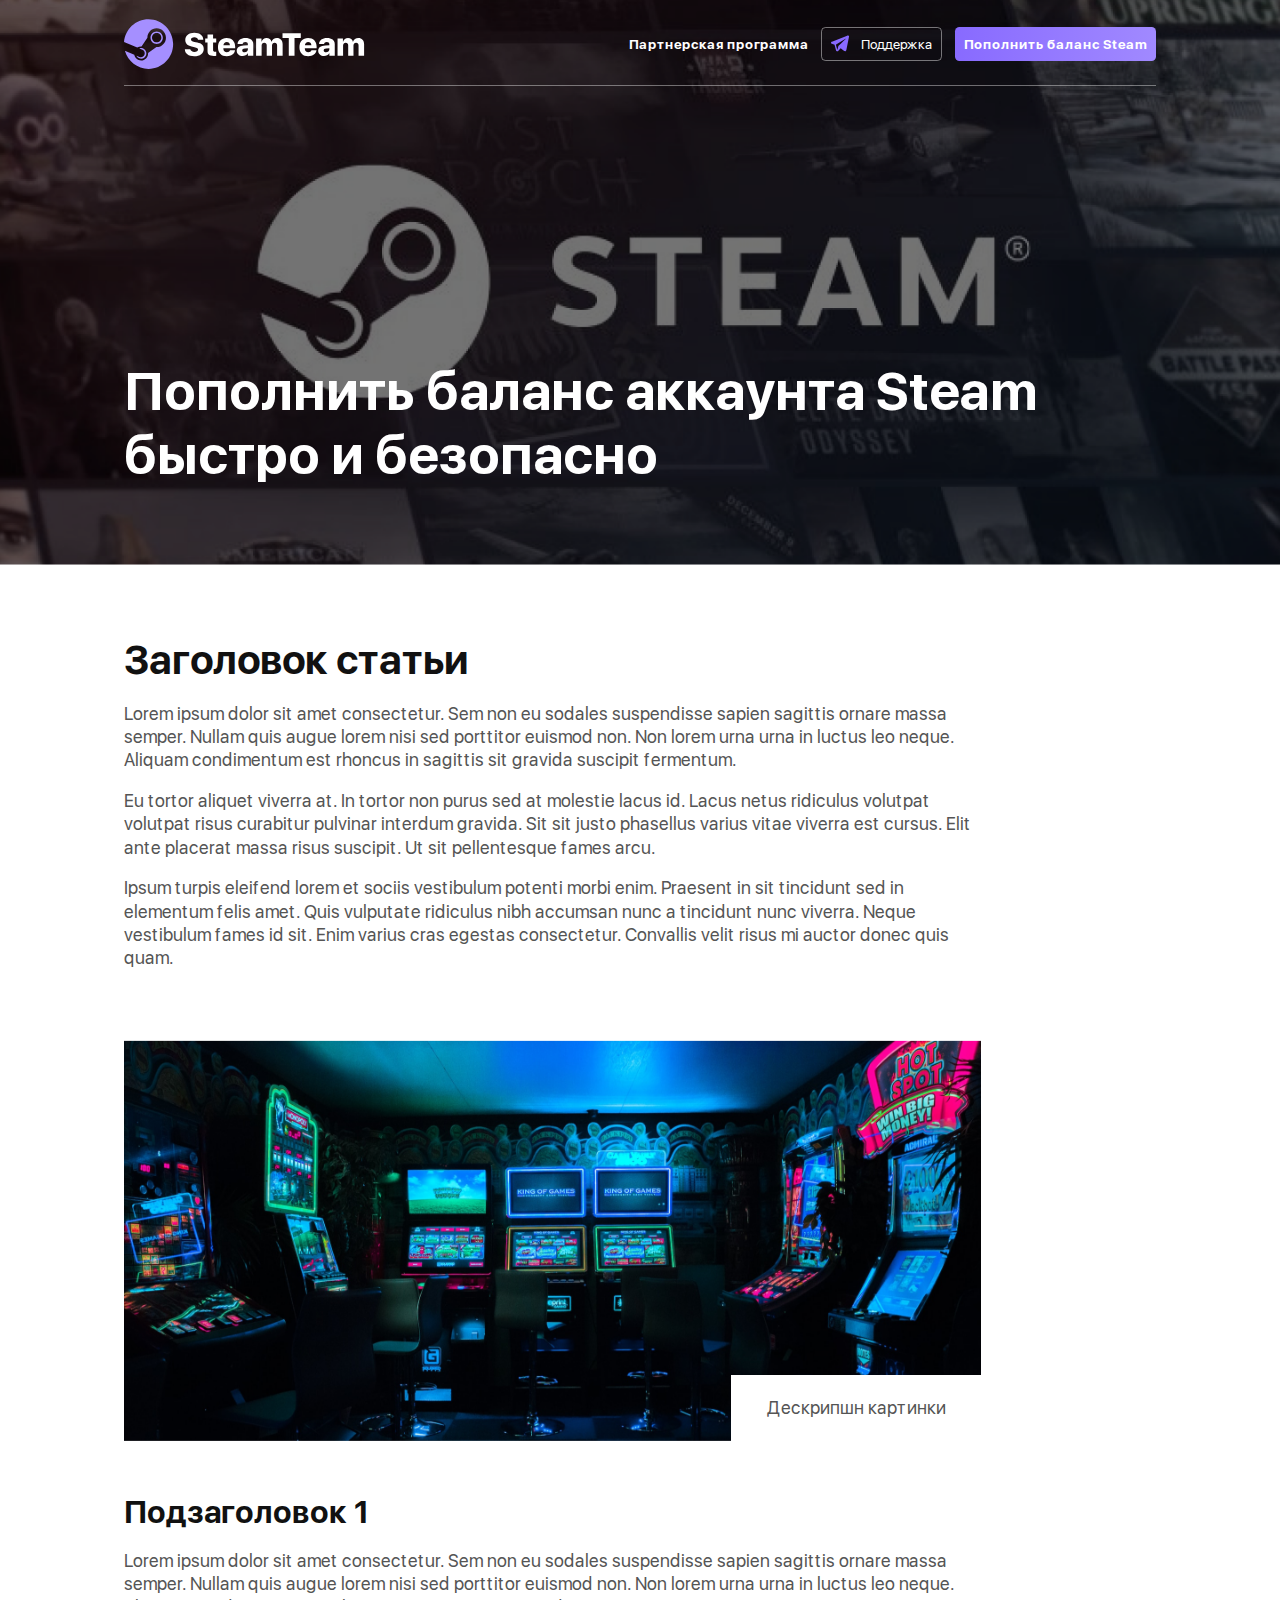
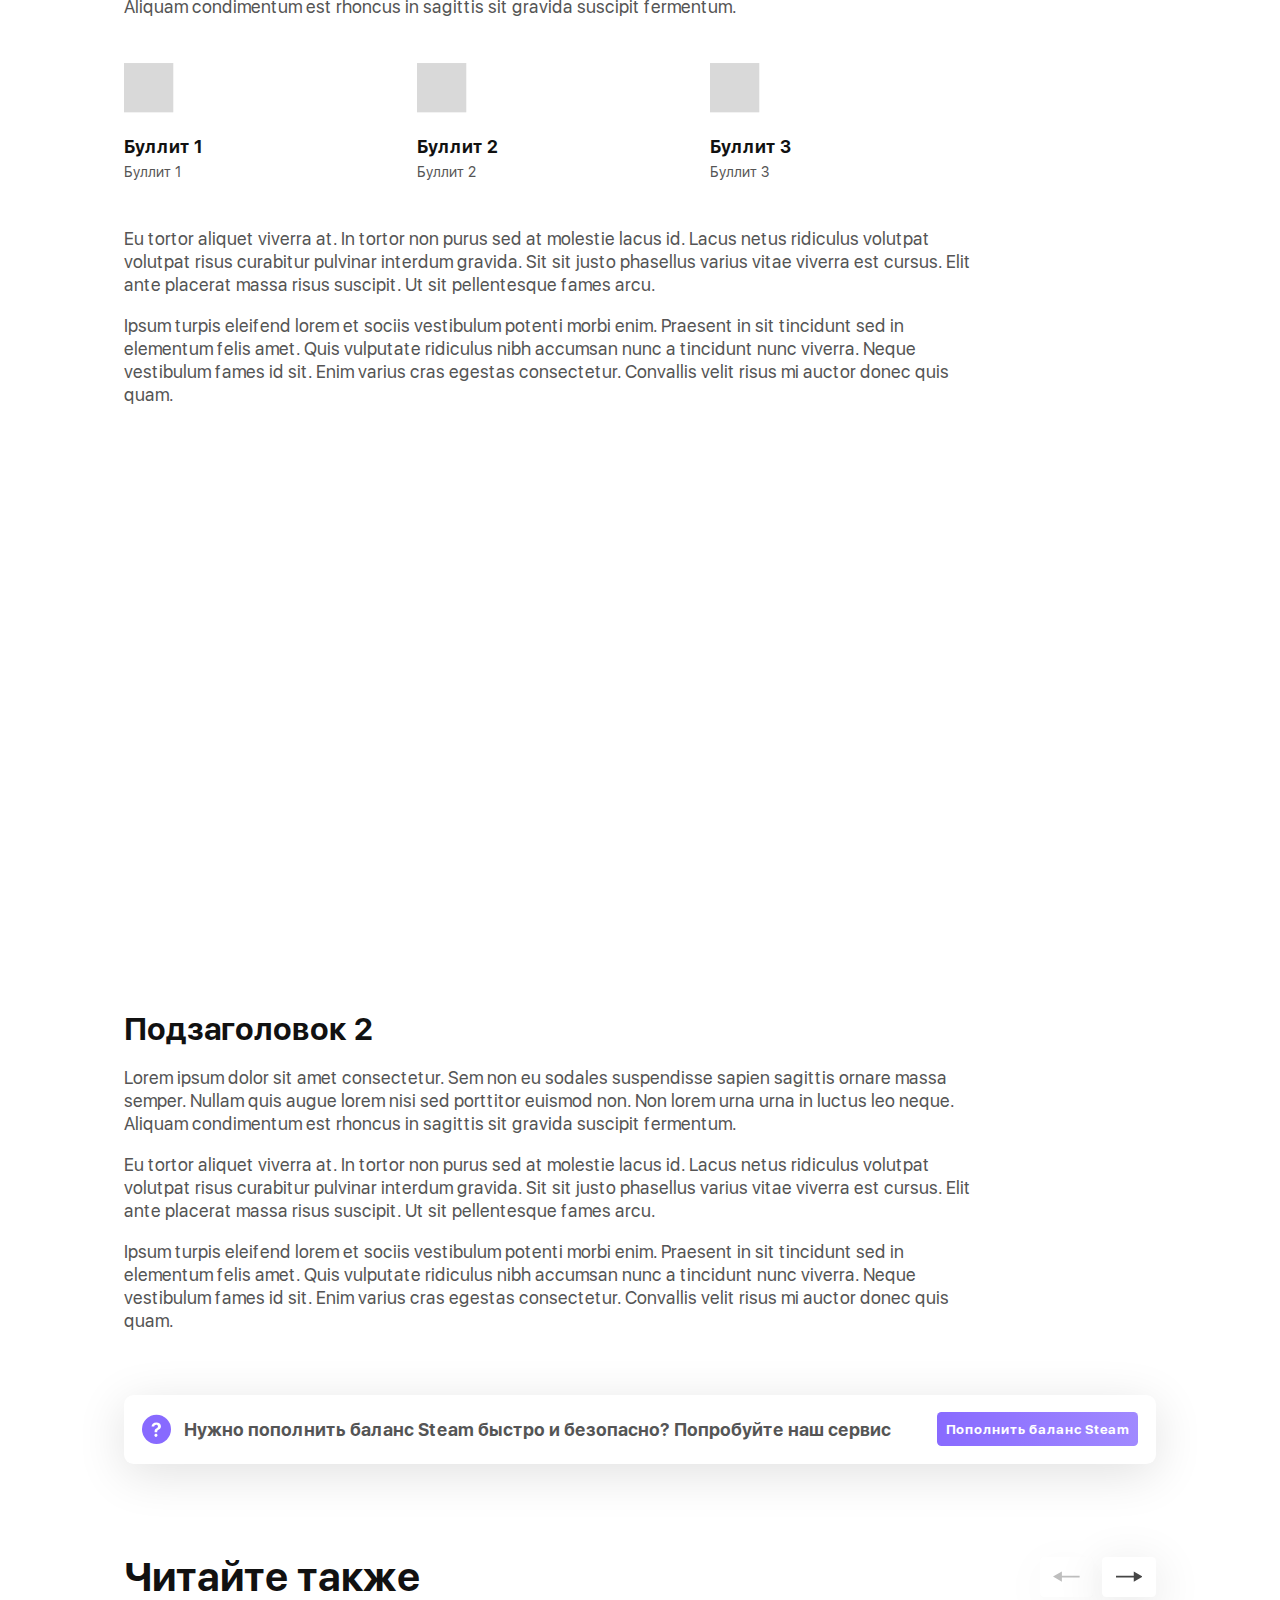
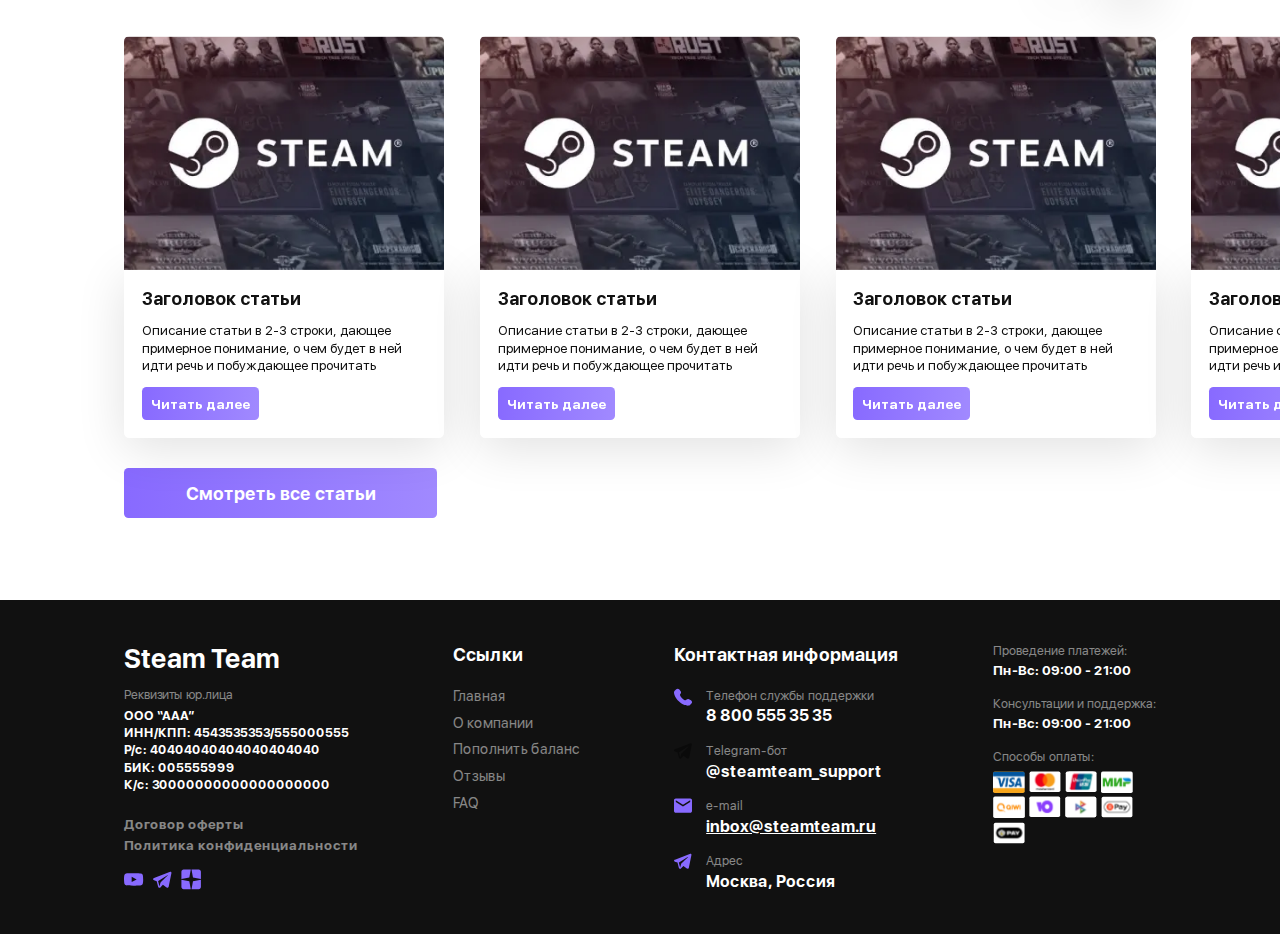
<file: blog-item.html>
<!DOCTYPE html>
<html lang="ru">

<head>
    <meta charset="UTF-8">
    <meta name="viewport" content="width=device-width, initial-scale=1.0">
    <meta name="description" content="">
    <meta name="keywords" content="">
    <link rel="stylesheet" href="css/libs.min.css">
    <link rel="stylesheet" href="css/style.min.css">
    <title>Главная</title>
</head>

<body class="page">
    <div class="wrapper">
        <header class="header _type2">
            <div class="container">
                <div class="header__inner">
                    <a href="" class="header__logo">
                        <svg width="226" height="47" viewBox="0 0 226 47" fill="none" xmlns="http://www.w3.org/2000/svg">
                            <path d="M22.9245 0.245636C10.8398 0.245636 0.940093 9.64872 0 21.5976L12.3296 26.7419C13.4062 25.9967 14.6848 25.5982 15.9941 25.5998C16.1165 25.5998 16.2374 25.6032 16.3565 25.6099L21.8403 17.5886V17.4763C21.8403 12.6497 25.7316 8.7219 30.5152 8.7219C35.2985 8.7219 39.1899 12.6497 39.1899 17.4763C39.1899 22.3027 35.2985 26.232 30.5152 26.232C30.4488 26.232 30.3842 26.2304 30.3182 26.2288L22.4973 31.8581C22.5023 31.9625 22.5055 32.0667 22.5055 32.1693C22.5055 35.7941 19.5843 38.7421 15.9941 38.7421C12.8427 38.7421 10.2059 36.4712 9.61012 33.4654L0.791185 29.7857C3.5223 39.5299 12.394 46.6737 22.9245 46.6737C35.6297 46.6737 45.9282 36.2792 45.9282 23.4597C45.9282 10.6387 35.6297 0.245636 22.9245 0.245636ZM14.4157 35.469L11.5902 34.2906C12.0902 35.3432 12.9575 36.2238 14.1079 36.7073C16.5939 37.7532 19.4606 36.5632 20.4969 34.0522C20.9986 32.8449 21.0016 31.4879 20.5052 30.2784C20.0086 29.0602 19.0701 28.1101 17.8668 27.6036C16.6702 27.1022 15.389 27.1203 14.2634 27.5491L17.1833 28.7672C19.0172 29.5387 19.8844 31.6638 19.1198 33.5144C18.3568 35.3648 16.2496 36.2404 14.4157 35.469ZM36.2957 17.4763C36.2957 14.2604 33.702 11.6419 30.5157 11.6419C27.3278 11.6419 24.7341 14.2604 24.7341 17.4763C24.7341 20.6923 27.3278 23.3091 30.5157 23.3091C33.702 23.3091 36.2957 20.6923 36.2957 17.4763ZM26.1825 17.4664C26.1825 15.0465 28.1273 13.0853 30.5241 13.0853C32.9225 13.0853 34.8672 15.0465 34.8672 17.4664C34.8672 19.8862 32.9225 21.8477 30.524 21.8477C28.1273 21.8477 26.1823 19.8862 26.1823 17.4666L26.1825 17.4664Z" fill="#A58FFF" />
                            <path class="path-fill" d="M56.8511 28.3366H61.9634C62.1538 29.7868 63.7798 30.7536 65.772 30.7536C67.8667 30.7536 69.229 29.8161 69.229 28.5417C69.229 27.3698 68.3354 26.7985 65.9331 26.3005L63.1646 25.7585C59.2681 25.0114 57.2612 22.902 57.2612 19.694C57.2612 15.5925 60.7769 12.9557 65.6694 12.9557C70.9575 12.9557 74.0776 15.5192 74.1362 19.489H69.1851C69.0825 17.9509 67.6616 17.028 65.728 17.028C63.853 17.028 62.6079 17.8776 62.6079 19.1667C62.6079 20.3093 63.5454 20.9391 65.7573 21.3932L68.4966 21.9059C72.6714 22.7116 74.5464 24.6013 74.5464 27.9411C74.5464 32.1452 71.0747 34.8259 65.6255 34.8259C60.2349 34.8259 56.9097 32.4382 56.8511 28.3366ZM78.0767 14.5524H83.2622V18.1559H86.2065V21.9938H83.2622V28.9518C83.2622 30.0944 83.8774 30.6657 85.1519 30.6657C85.5767 30.6657 85.8989 30.6364 86.2065 30.5925V34.2839C85.6938 34.4011 84.9321 34.489 83.9214 34.489C79.7319 34.489 78.0767 33.1852 78.0767 29.9919V21.9938H75.894V18.1559H78.0767V14.5524ZM95.9917 21.4958C94.3218 21.4958 93.0767 22.7263 92.9448 24.4694H99.0093C98.9067 22.6677 97.7202 21.4958 95.9917 21.4958ZM99.1265 29.3327H103.814C103.316 32.6725 100.313 34.8112 96.0942 34.8112C90.938 34.8112 87.8325 31.6325 87.8325 26.3884C87.8325 21.1296 90.9673 17.8044 95.9185 17.8044C100.782 17.8044 103.917 20.9977 103.917 25.9636V27.4431H92.8862V27.7653C92.8862 29.7575 94.2192 31.1198 96.1675 31.1198C97.603 31.1198 98.731 30.446 99.1265 29.3327ZM112.706 31.0759C114.375 31.0759 115.796 30.0798 115.796 28.5856V27.4577L112.793 27.6628C111.314 27.7653 110.508 28.3952 110.508 29.3913C110.508 30.4313 111.373 31.0759 112.706 31.0759ZM110.875 34.6794C107.813 34.6794 105.367 32.6725 105.367 29.7429C105.367 26.696 107.71 25.0114 111.973 24.7477L115.796 24.5134V23.5759C115.796 22.2429 114.844 21.5251 113.379 21.5251C111.973 21.5251 111.021 22.2722 110.875 23.2829H106.202C106.333 19.987 109.219 17.8044 113.628 17.8044C117.979 17.8044 120.865 20.0163 120.865 23.2975V34.4597H115.826V32.1159H115.723C114.844 33.7565 112.852 34.6794 110.875 34.6794ZM123.472 34.4597V18.1559H128.511V21.2907H128.614C129.258 19.196 131.075 17.8776 133.272 17.8776C135.689 17.8776 137.344 19.1227 137.813 21.3347H137.916C138.56 19.2253 140.523 17.8776 142.955 17.8776C146.133 17.8776 148.301 20.1042 148.301 23.4147V34.4597H143.116V24.7331C143.116 23.0046 142.31 22.0964 140.772 22.0964C139.307 22.0964 138.37 23.1511 138.37 24.7917V34.4597H133.418V24.6599C133.418 23.0192 132.569 22.0964 131.075 22.0964C129.625 22.0964 128.658 23.1804 128.658 24.821V34.4597H123.472ZM159.419 34.4597H154.043V17.6579H148.184V13.322H165.279V17.6579H159.419V34.4597ZM172.164 21.4958C170.494 21.4958 169.249 22.7263 169.117 24.4694H175.181C175.079 22.6677 173.892 21.4958 172.164 21.4958ZM175.298 29.3327H179.986C179.488 32.6725 176.485 34.8112 172.266 34.8112C167.11 34.8112 164.004 31.6325 164.004 26.3884C164.004 21.1296 167.139 17.8044 172.09 17.8044C176.954 17.8044 180.088 20.9977 180.088 25.9636V27.4431H169.058V27.7653C169.058 29.7575 170.391 31.1198 172.339 31.1198C173.775 31.1198 174.903 30.446 175.298 29.3327ZM188.877 31.0759C190.547 31.0759 191.968 30.0798 191.968 28.5856V27.4577L188.965 27.6628C187.486 27.7653 186.68 28.3952 186.68 29.3913C186.68 30.4313 187.544 31.0759 188.877 31.0759ZM187.046 34.6794C183.985 34.6794 181.539 32.6725 181.539 29.7429C181.539 26.696 183.882 25.0114 188.145 24.7477L191.968 24.5134V23.5759C191.968 22.2429 191.016 21.5251 189.551 21.5251C188.145 21.5251 187.193 22.2722 187.046 23.2829H182.374C182.505 19.987 185.391 17.8044 189.8 17.8044C194.151 17.8044 197.037 20.0163 197.037 23.2975V34.4597H191.998V32.1159H191.895C191.016 33.7565 189.024 34.6794 187.046 34.6794ZM199.644 34.4597V18.1559H204.683V21.2907H204.786C205.43 19.196 207.247 17.8776 209.444 17.8776C211.861 17.8776 213.516 19.1227 213.985 21.3347H214.087C214.732 19.2253 216.695 17.8776 219.126 17.8776C222.305 17.8776 224.473 20.1042 224.473 23.4147V34.4597H219.288V24.7331C219.288 23.0046 218.482 22.0964 216.944 22.0964C215.479 22.0964 214.542 23.1511 214.542 24.7917V34.4597H209.59V24.6599C209.59 23.0192 208.741 22.0964 207.247 22.0964C205.796 22.0964 204.83 23.1804 204.83 24.821V34.4597H199.644Z" fill="black" />
                        </svg>
                    </a>

                    <div class="header__nav">
                        <button class="header__partners">
                            <span>Партнерская программа</span>
                        </button>
                        <a href="" class="header__btn header__support m-btn m-btn-outline">
                            <svg width="21" height="19" viewBox="0 0 21 19" fill="none" xmlns="http://www.w3.org/2000/svg">
                                <path fill-rule="evenodd" clip-rule="evenodd" d="M17.2317 17.216V17.214L17.2502 17.1699L20.3215 1.68508V1.63592C20.3215 1.24982 20.1782 0.912882 19.8689 0.711128C19.5975 0.533953 19.2851 0.521664 19.066 0.53805C18.862 0.556501 18.6607 0.597722 18.4658 0.660946C18.3827 0.687732 18.3007 0.717796 18.22 0.751069L18.2067 0.75619L1.08327 7.47346L1.07815 7.47551C1.02609 7.49328 0.975132 7.51414 0.925552 7.53798C0.803771 7.59269 0.68693 7.65779 0.576323 7.73256C0.356135 7.88413 -0.0627338 8.24053 0.00793116 8.80585C0.0663066 9.2749 0.388908 9.5719 0.607047 9.72654C0.735806 9.81678 0.874238 9.89235 1.01977 9.95185L1.05254 9.96619L1.06278 9.96926L1.06995 9.97233L4.06656 10.9811C4.05632 11.1685 4.07475 11.36 4.12493 11.5495L5.62528 17.2426C5.70725 17.553 5.88436 17.8298 6.13174 18.0343C6.37912 18.2389 6.68435 18.3607 7.00456 18.3829C7.32476 18.405 7.64387 18.3263 7.91705 18.1578C8.19023 17.9893 8.40376 17.7395 8.52767 17.4434L10.8709 14.9383L14.8947 18.023L14.952 18.0476C15.3176 18.2074 15.6587 18.2575 15.971 18.2156C16.2834 18.1725 16.5312 18.0415 16.7176 17.893C16.9332 17.7182 17.105 17.4955 17.2195 17.2426L17.2277 17.2252L17.2307 17.2191L17.2317 17.216ZM5.60992 11.1583C5.59331 11.0951 5.59726 11.0283 5.6212 10.9675C5.64514 10.9067 5.68782 10.8552 5.74306 10.8203L15.9035 4.3683C15.9035 4.3683 16.5015 4.00473 16.48 4.3683C16.48 4.3683 16.5865 4.43179 16.266 4.72981C15.9629 5.0135 9.02437 11.7123 8.32182 12.3903C8.28275 12.4282 8.25539 12.4766 8.24296 12.5296L7.11027 16.8514L5.60992 11.1573V11.1583Z" fill="#886AFF" />
                            </svg>
                            <span>Поддержка</span>
                        </a>
                        <a href="index.html" class="header__btn m-btn m-btn-primary">
                            <span class="_view1">Пополнить баланс Steam</span>
                            <span class="_view2">Пополнить баланс</span>
                        </a>
                    </div>
                </div>
            </div>

        </header>
        <main class="content">

            <section class="blog-main">
                <div class="blog-main__img">
                    <img class="_view1" src="img/blog-main.png" alt="">
                    <img class="_view2" src="img/blog-main2.png" alt="">
                </div>
                <div class="container">
                    <div class="blog-main__inner">
                        <div class="blog-main__content">
                            <h1 class="text60 bold-text">
                                Пополнить баланс аккаунта Steam быстро и безопасно
                            </h1>
                        </div>
                    </div>
                </div>

            </section>

            <section class="article">
                <div class="container">
                    <h2 class="text45 bold-text">
                        Заголовок статьи
                    </h2>

                    <div class="text">
                        <p>Lorem ipsum dolor sit amet consectetur. Sem non eu sodales suspendisse sapien sagittis ornare massa semper. Nullam quis augue lorem nisi sed porttitor euismod non. Non lorem urna urna in luctus leo neque. Aliquam condimentum est rhoncus in sagittis sit gravida suscipit fermentum.</p>
                        <p>Eu tortor aliquet viverra at. In tortor non purus sed at molestie lacus id. Lacus netus ridiculus volutpat volutpat risus curabitur pulvinar interdum gravida. Sit sit justo phasellus varius vitae viverra est cursus. Elit ante placerat massa risus suscipit. Ut sit pellentesque fames arcu.</p>
                        <p>Ipsum turpis eleifend lorem et sociis vestibulum potenti morbi enim. Praesent in sit tincidunt sed in elementum felis amet. Quis vulputate ridiculus nibh accumsan nunc a tincidunt nunc viverra. Neque vestibulum fames id sit. Enim varius cras egestas consectetur. Convallis velit risus mi auctor donec quis quam.</p>

                        <hr>

                        <div class="article__img">
                            <img src="img/article.png" alt="">
                            <div class="article__img-text">
                                <span>Дескрипшн картинки</span>
                            </div>
                        </div>

                        <hr>

                        <h3>Подзаголовок 1</h3>
                        <p>Lorem ipsum dolor sit amet consectetur. Sem non eu sodales suspendisse sapien sagittis ornare massa semper. Nullam quis augue lorem nisi sed porttitor euismod non. Non lorem urna urna in luctus leo neque. Aliquam condimentum est rhoncus in sagittis sit gravida suscipit fermentum. </p>

                        <div class="article__cards">
                            <div class="article-card">
                                <div class="article-card__img">
                                    <img src="img/article2.svg" alt="">
                                </div>
                                <div class="article-card__info">
                                    <div class="text20 bold-text">
                                        Буллит 1
                                    </div>
                                    <div class="text16 dark-text">
                                        Буллит 1
                                    </div>
                                </div>
                            </div>
                            <div class="article-card">
                                <div class="article-card__img">
                                    <img src="img/article2.svg" alt="">
                                </div>
                                <div class="article-card__info">
                                    <div class="text20 bold-text">
                                        Буллит 2
                                    </div>
                                    <div class="text16 dark-text">
                                        Буллит 2
                                    </div>
                                </div>
                            </div>
                            <div class="article-card">
                                <div class="article-card__img">
                                    <img src="img/article2.svg" alt="">
                                </div>
                                <div class="article-card__info">
                                    <div class="text20 bold-text">
                                        Буллит 3
                                    </div>
                                    <div class="text16 dark-text">
                                        Буллит 3
                                    </div>
                                </div>
                            </div>
                        </div>

                        <p>Eu tortor aliquet viverra at. In tortor non purus sed at molestie lacus id. Lacus netus ridiculus volutpat volutpat risus curabitur pulvinar interdum gravida. Sit sit justo phasellus varius vitae viverra est cursus. Elit ante placerat massa risus suscipit. Ut sit pellentesque fames arcu.</p>
                        <p>Ipsum turpis eleifend lorem et sociis vestibulum potenti morbi enim. Praesent in sit tincidunt sed in elementum felis amet. Quis vulputate ridiculus nibh accumsan nunc a tincidunt nunc viverra. Neque vestibulum fames id sit. Enim varius cras egestas consectetur. Convallis velit risus mi auctor donec quis quam.</p>

                        <hr>

                        <div class="article__video">
                            <iframe src="https://www.youtube.com/embed/KJwYBJMSbPI" title="EARTH 4K - Relaxation Film - Peaceful Relaxing Music - Nature 4k Video UltraHD -  OUR PLANET" frameborder="0" allow="accelerometer; autoplay; clipboard-write; encrypted-media; gyroscope; picture-in-picture; web-share" allowfullscreen></iframe>
                        </div>

                        <hr>

                        <h3>Подзаголовок 2</h3>
                        <p>Lorem ipsum dolor sit amet consectetur. Sem non eu sodales suspendisse sapien sagittis ornare massa semper. Nullam quis augue lorem nisi sed porttitor euismod non. Non lorem urna urna in luctus leo neque. Aliquam condimentum est rhoncus in sagittis sit gravida suscipit fermentum.</p>
                        <p>Eu tortor aliquet viverra at. In tortor non purus sed at molestie lacus id. Lacus netus ridiculus volutpat volutpat risus curabitur pulvinar interdum gravida. Sit sit justo phasellus varius vitae viverra est cursus. Elit ante placerat massa risus suscipit. Ut sit pellentesque fames arcu.</p>
                        <p>Ipsum turpis eleifend lorem et sociis vestibulum potenti morbi enim. Praesent in sit tincidunt sed in elementum felis amet. Quis vulputate ridiculus nibh accumsan nunc a tincidunt nunc viverra. Neque vestibulum fames id sit. Enim varius cras egestas consectetur. Convallis velit risus mi auctor donec quis quam.</p>
                    </div>

                    <div class="new-question _card">
                        <div class="new-question__icon">
                            <img src="img/question.svg" alt="">
                        </div>
                        <div class="new-question__title text20 bold-text dark-text">
                            Нужно пополнить баланс Steam быстро и безопасно? Попробуйте наш сервис
                        </div>
                        <button class="new-question__btn m-btn m-btn-primary">
                            <span>Пополнить баланс Steam</span>
                        </button>
                    </div>
                </div>
            </section>

            <section class="blog">
                <div class="container">
                    <div class="blog__top">
                        <div class="text45 bold-text">
                            Читайте также
                        </div>
                        <div class="blog__nav">
                            <div class="swiper-button swiper-button-prev">
                                <svg width="30" height="13" viewBox="0 0 30 13" fill="none" xmlns="http://www.w3.org/2000/svg">
                                    <path d="M-1.90735e-06 6.31689L10 12.0904V0.543392L-1.90735e-06 6.31689ZM30 5.31689L9 5.31689V7.31689L30 7.31689V5.31689Z" fill="#454545" />
                                </svg>
                            </div>
                            <div class="swiper-button swiper-button-next">
                                <svg width="30" height="13" viewBox="0 0 30 13" fill="none" xmlns="http://www.w3.org/2000/svg">
                                    <path d="M30 6.31689L20 12.0904V0.543392L30 6.31689ZM0 5.31689L21 5.31689V7.31689L0 7.31689L0 5.31689Z" fill="#454545" />
                                </svg>
                            </div>
                        </div>
                    </div>

                    <div class="blog__slider">
                        <div class="swiper-container">
                            <div class="swiper-wrapper">
                                <div class="swiper-slide">
                                    <div class="blog-card">
                                        <a href="" class="blog-card__img">
                                            <img src="img/blog.webp" alt="">
                                        </a>
                                        <div class="blog-card__content _card">
                                            <div class="blog-card__info">
                                                <a href="" class="blog-card__title text20 bold-text">
                                                    Заголовок статьи
                                                </a>
                                                <div class="blog-card__desc text15">
                                                    Описание статьи в 2-3 строки, дающее примерное понимание, о чем будет в ней идти речь и побуждающее прочитать
                                                </div>
                                            </div>
                                            <div class="blog-card__nav">
                                                <a href="" class="blog-card__btn m-btn m-btn-primary">
                                                    <span>Читать далее</span>
                                                </a>
                                            </div>
                                        </div>
                                    </div>

                                </div>
                                <div class="swiper-slide">
                                    <div class="blog-card">
                                        <a href="" class="blog-card__img">
                                            <img src="img/blog.webp" alt="">
                                        </a>
                                        <div class="blog-card__content _card">
                                            <div class="blog-card__info">
                                                <a href="" class="blog-card__title text20 bold-text">
                                                    Заголовок статьи
                                                </a>
                                                <div class="blog-card__desc text15">
                                                    Описание статьи в 2-3 строки, дающее примерное понимание, о чем будет в ней идти речь и побуждающее прочитать
                                                </div>
                                            </div>
                                            <div class="blog-card__nav">
                                                <a href="" class="blog-card__btn m-btn m-btn-primary">
                                                    <span>Читать далее</span>
                                                </a>
                                            </div>
                                        </div>
                                    </div>

                                </div>
                                <div class="swiper-slide">
                                    <div class="blog-card">
                                        <a href="" class="blog-card__img">
                                            <img src="img/blog.webp" alt="">
                                        </a>
                                        <div class="blog-card__content _card">
                                            <div class="blog-card__info">
                                                <a href="" class="blog-card__title text20 bold-text">
                                                    Заголовок статьи
                                                </a>
                                                <div class="blog-card__desc text15">
                                                    Описание статьи в 2-3 строки, дающее примерное понимание, о чем будет в ней идти речь и побуждающее прочитать
                                                </div>
                                            </div>
                                            <div class="blog-card__nav">
                                                <a href="" class="blog-card__btn m-btn m-btn-primary">
                                                    <span>Читать далее</span>
                                                </a>
                                            </div>
                                        </div>
                                    </div>

                                </div>
                                <div class="swiper-slide">
                                    <div class="blog-card">
                                        <a href="" class="blog-card__img">
                                            <img src="img/blog.webp" alt="">
                                        </a>
                                        <div class="blog-card__content _card">
                                            <div class="blog-card__info">
                                                <a href="" class="blog-card__title text20 bold-text">
                                                    Заголовок статьи
                                                </a>
                                                <div class="blog-card__desc text15">
                                                    Описание статьи в 2-3 строки, дающее примерное понимание, о чем будет в ней идти речь и побуждающее прочитать
                                                </div>
                                            </div>
                                            <div class="blog-card__nav">
                                                <a href="" class="blog-card__btn m-btn m-btn-primary">
                                                    <span>Читать далее</span>
                                                </a>
                                            </div>
                                        </div>
                                    </div>

                                </div>
                            </div>
                        </div>
                    </div>

                    <div class="blog__bottom">
                        <a href="" class="blog__btn m-btn m-btn-primary">
                            <span>Смотреть все статьи</span>
                        </a>
                    </div>
                </div>

            </section>

        </main>
        <footer class="footer">
            <div class="container">
                <div class="footer__inner">
                    <div class="footer__col">
                        <div class="footer__title">
                            Steam Team
                        </div>
                        <div class="footer__requisite">
                            <div class="text14 white50-text">
                                Реквизиты юр.лица
                            </div>
                            <div class="footer__requisite-desc text14 bold-text">
                                ООО “ААА” <br>
                    ИНН/КПП: 4543535353/555000555 <br>
                    Р/с: 40404040404040404040 <br>
                    БИК: 005555999 <br>
                    К/с: 30000000000000000000
                            </div>
                        </div>
                        <div class="footer__links2">
                            <a href="" class="footer__link2 white50-text">
                                <span>Договор оферты</span>
                            </a>
                            <a href="" class="footer__link2 white50-text">
                                <span>Политика конфиденциальности</span>
                            </a>
                        </div>
                        <div class="socials">
                            <a href="" class="socials__item">
                                <img src="img/youtube.svg" alt="">
                            </a>
                            <a href="" class="socials__item">
                                <img src="img/tg2.svg" alt="">
                            </a>
                            <a href="" class="socials__item">
                                <img src="img/dzen.svg" alt="">
                            </a>
                        </div>
                    </div>
                    <div class="footer__col">
                        <div class="footer__subtitle">
                            <span class="text20 bold-text">
                    Ссылки
                </span>
                        </div>
                        <div class="footer__links">
                            <a href="" class="footer__link white50-text">
                                <span>Главная</span>
                            </a>
                            <a href="" class="footer__link white50-text">
                                <span>О компании</span>
                            </a>
                            <a href="" class="footer__link white50-text">
                                <span>Пополнить баланс</span>
                            </a>
                            <a href="" class="footer__link white50-text">
                                <span>Отзывы</span>
                            </a>
                            <a href="" class="footer__link white50-text">
                                <span>FAQ</span>
                            </a>
                        </div>
                    </div>
                    <div class="footer__col">
                        <div class="footer__subtitle">
                            <span class="text20 bold-text">
                    Контактная информация
                </span>
                        </div>
                        <div class="footer-contacts">
                            <div class="footer-contacts__item">
                                <div class="footer-contacts__icon">
                                    <img src="img/phone.svg" alt="">
                                </div>
                                <div class="footer-contacts__content">
                                    <div class="footer-contacts__title white50-text">
                                        Телефон службы поддержки
                                    </div>
                                    <div class="footer-contacts__desc">
                                        <a href="tel:88005553535">
                                            8 800 555 35 35
                                        </a>
                                    </div>
                                </div>
                            </div>
                            <div class="footer-contacts__item">
                                <div class="footer-contacts__icon">
                                    <img src="img/tg.svg" alt="">
                                </div>
                                <div class="footer-contacts__content">
                                    <div class="footer-contacts__title white50-text">
                                        Telegram-бот
                                    </div>
                                    <div class="footer-contacts__desc">
                                        <a href="">@steamteam_support</a>
                                    </div>
                                </div>
                            </div>
                            <div class="footer-contacts__item">
                                <div class="footer-contacts__icon">
                                    <img src="img/mail.svg" alt="">
                                </div>
                                <div class="footer-contacts__content">
                                    <div class="footer-contacts__title white50-text">
                                        e-mail
                                    </div>
                                    <div class="footer-contacts__desc">
                                        <a class="text-underline" href="mailto:inbox@steamteam.ru">
                                            inbox@steamteam.ru
                                        </a>
                                    </div>
                                </div>
                            </div>
                            <div class="footer-contacts__item">
                                <div class="footer-contacts__icon">
                                    <img src="img/tg2.svg" alt="">
                                </div>
                                <div class="footer-contacts__content">
                                    <div class="footer-contacts__title white50-text">
                                        Адрес
                                    </div>
                                    <div class="footer-contacts__desc">
                                        Москва, Россия
                                    </div>
                                </div>
                            </div>
                        </div>
                    </div>
                    <div class="footer__col">
                        <div class="footer-info">
                            <div class="footer-info__item">
                                <div class="footer-info__title text14 white50-text">
                                    Проведение платежей:
                                </div>
                                <div class="footer-info__desc text15">
                                    Пн-Вс: 09:00 - 21:00
                                </div>
                            </div>
                            <div class="footer-info__item">
                                <div class="footer-info__title text14 white50-text">
                                    Консультации и поддержка:
                                </div>
                                <div class="footer-info__desc text15">
                                    Пн-Вс: 09:00 - 21:00
                                </div>
                            </div>
                            <div class="footer-info__item">
                                <div class="footer-info__title text14 white50-text">
                                    Способы оплаты:
                                </div>
                                <div class="footer-pay">
                                    <div class="footer-pay__item">
                                        <img src="img/pay-way.svg" alt="">
                                    </div>
                                    <div class="footer-pay__item">
                                        <img src="img/pay-way2.svg" alt="">
                                    </div>
                                    <div class="footer-pay__item">
                                        <img src="img/pay-way3.svg" alt="">
                                    </div>
                                    <div class="footer-pay__item">
                                        <img src="img/pay-way4.svg" alt="">
                                    </div>
                                    <div class="footer-pay__item">
                                        <img src="img/pay-way5.svg" alt="">
                                    </div>
                                    <div class="footer-pay__item">
                                        <img src="img/pay-way6.svg" alt="">
                                    </div>
                                    <div class="footer-pay__item">
                                        <img src="img/pay-way7.svg" alt="">
                                    </div>
                                    <div class="footer-pay__item">
                                        <img src="img/pay-way8.svg" alt="">
                                    </div>
                                    <div class="footer-pay__item">
                                        <img src="img/pay-way9.svg" alt="">
                                    </div>
                                </div>
                            </div>
                        </div>
                    </div>
                </div>
            </div>

        </footer>
    </div>

    <script src="js/libs.min.js"></script>
    <script src="js/main.min.js"></script>

</body>

</html>
</file>
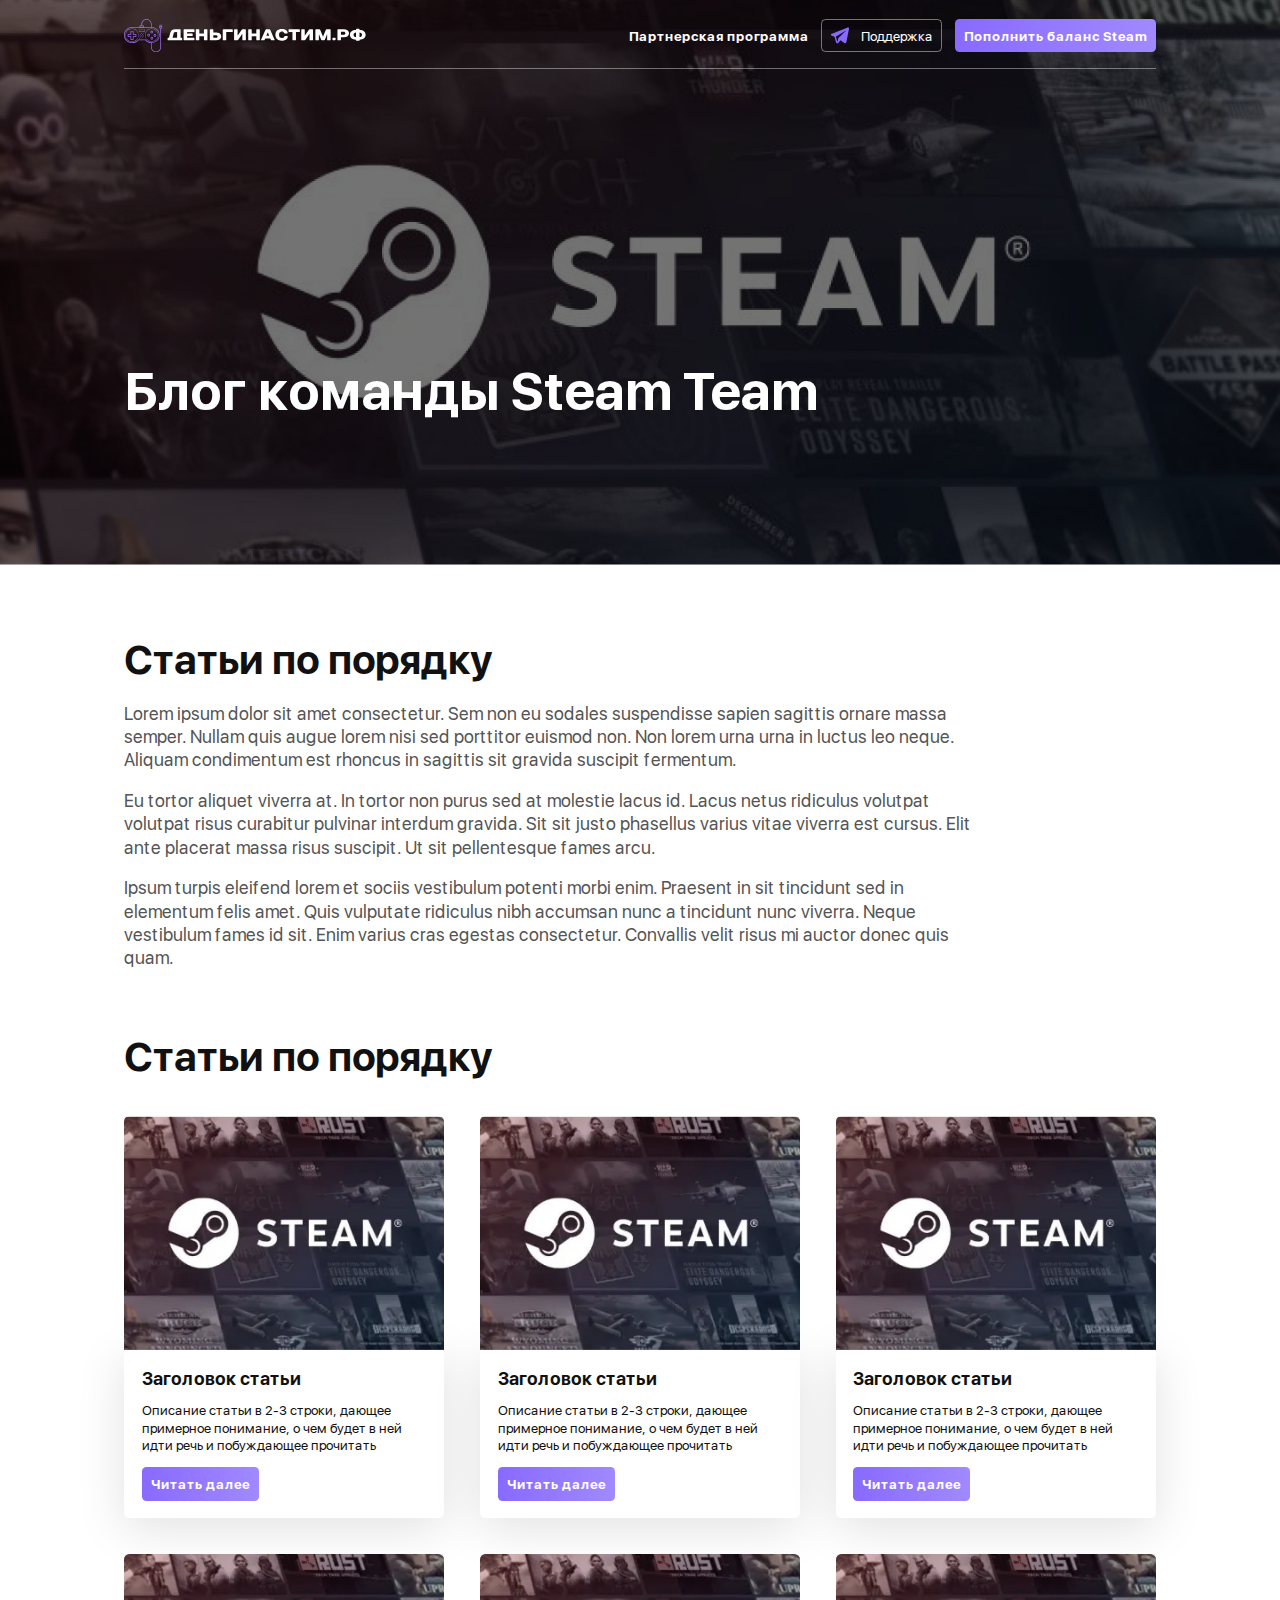
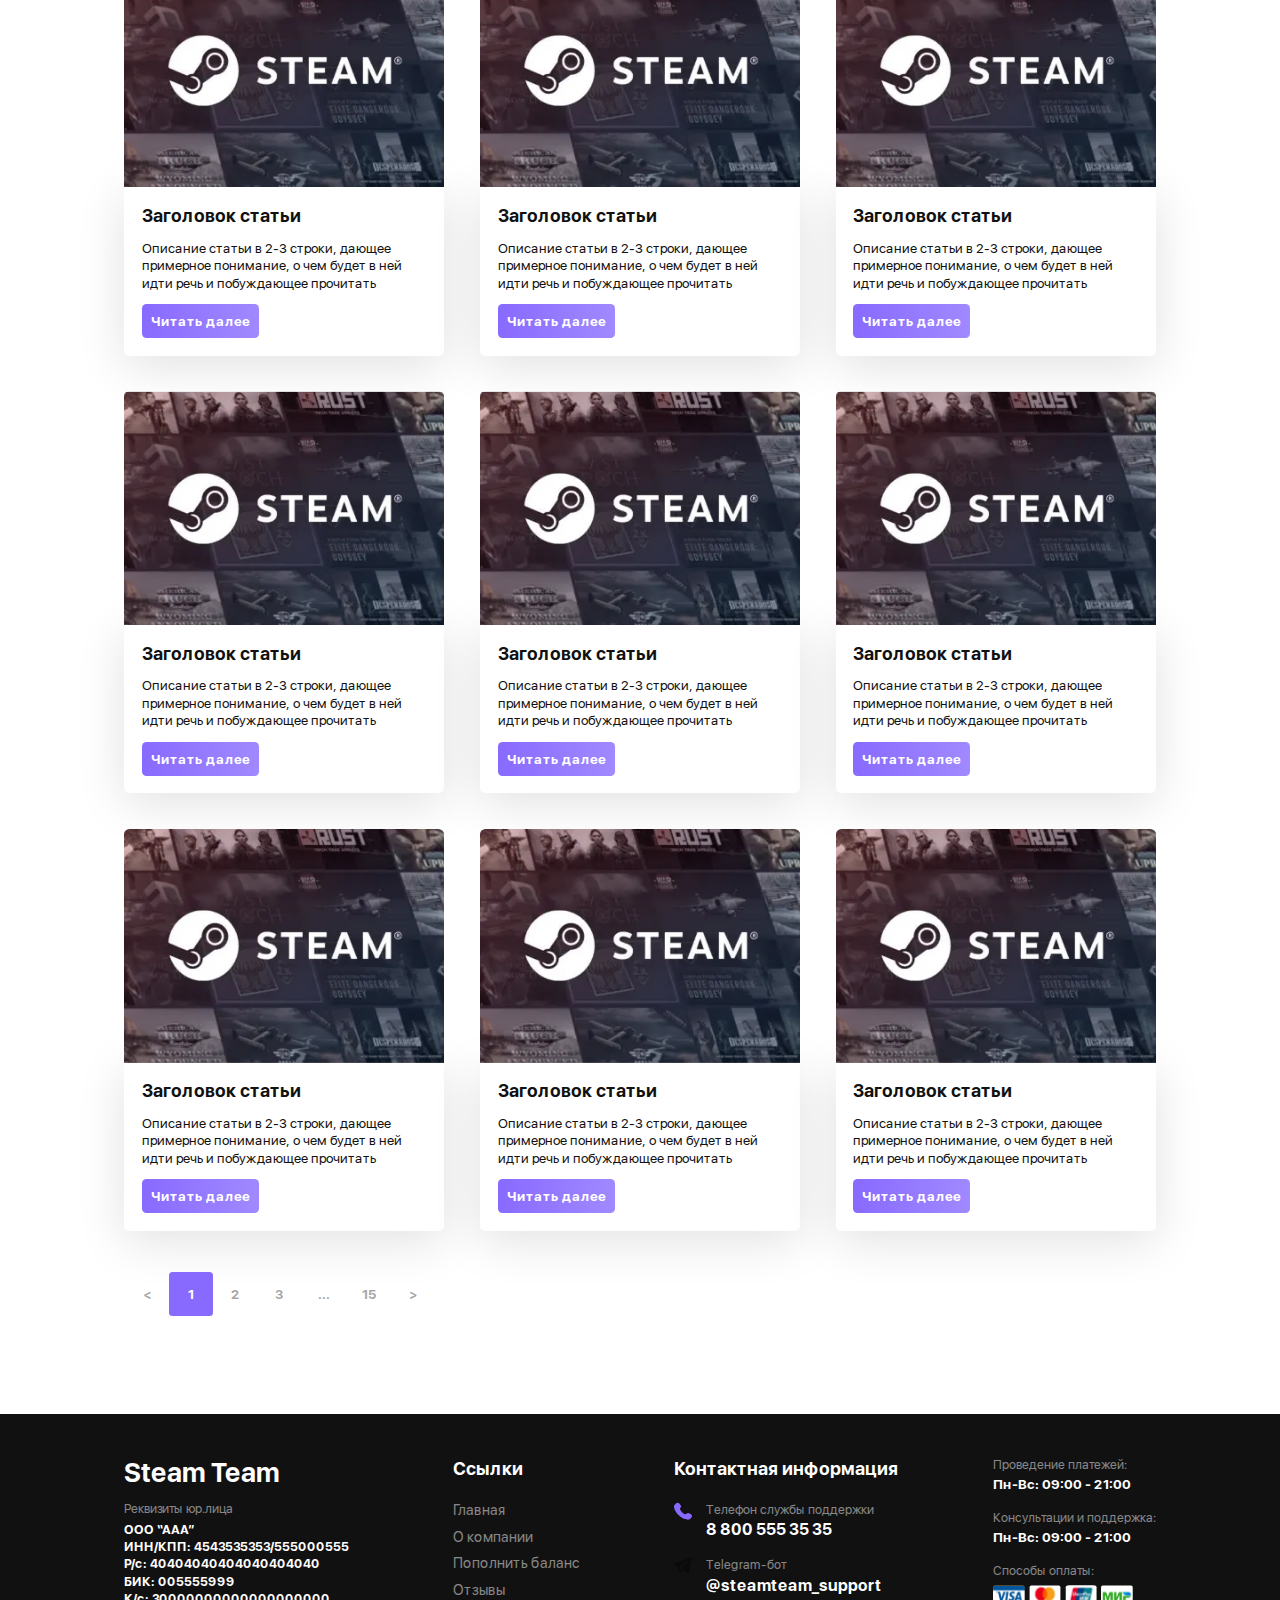
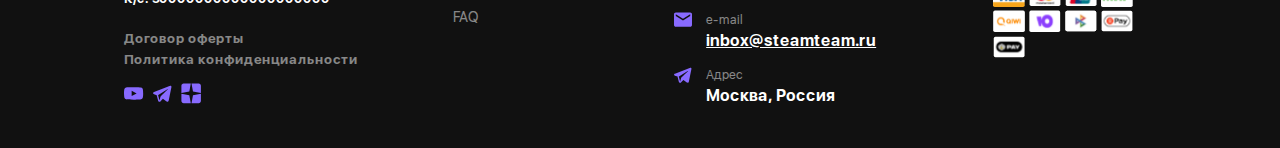
<file: blog.html>
<!DOCTYPE html>
<html lang="ru">

<head>
    <meta charset="UTF-8">
    <meta name="viewport" content="width=device-width, initial-scale=1.0">
    <meta name="description" content="">
    <meta name="keywords" content="">
    <link rel="stylesheet" href="css/libs.min.css">
    <link rel="stylesheet" href="css/style.min.css">
    <title>Главная</title>
</head>

<body class="page">
    <div class="wrapper">
        <header class="header _type2">
            <div class="container">
                <div class="header__inner">
                    <a href="" class="header__logo">
                        <svg xmlns="http://www.w3.org/2000/svg" xmlns:xlink="http://www.w3.org/1999/xlink" xmlns:xodm="http://www.corel.com/coreldraw/odm/2003" xml:space="preserve" width="161.104mm" height="22.177mm" version="1.1" style="shape-rendering:geometricPrecision; text-rendering:geometricPrecision; image-rendering:optimizeQuality; fill-rule:evenodd; clip-rule:evenodd" viewBox="0 0 16110.4 2217.7">
                            <defs>
                                <style type="text/css">
                                    .fil1 {
                                        fill: black;
                                        fill-rule: nonzero
                                    }

                                    .fil0 {
                                        fill: #9D69EA;
                                        fill-rule: nonzero
                                    }
                                </style>
                            </defs>
                            <g id="Слой_x0020_1">
                                <metadata id="CorelCorpID_0Corel-Layer" />
                                <g id="_2410451807472">
                                    <path class="fil0" d="M480.13 1334.64l105.77 0 0 -186.62 186.62 0 0 -105.76 -186.62 0 0 -186.62 -105.77 0 0 186.62 -186.62 0 0 105.76 186.62 0 0 186.62zm152.4 49.74l-202.17 0 0 -186.62 -186.62 0 0 -202.17 186.62 0 0 -186.59 202.17 0 0 186.59 186.62 0 0 202.17 -186.62 0 0 186.62z" />
                                    <path class="fil0" d="M533.01 665.91c-230.15,0 -416.77,183.52 -416.77,410.56 0,227.05 186.62,410.53 416.77,410.53 230.16,0 419.88,-183.48 419.88,-410.53 0,-227.04 -189.72,-410.56 -419.88,-410.56zm0 846c-242.6,0 -441.67,-195.93 -441.67,-435.44 0,-239.5 199.07,-435.46 441.67,-435.46 242.61,0 441.68,195.96 441.68,435.46 0,239.51 -195.97,435.44 -441.68,435.44z" />
                                    <path class="fil0" d="M1836.23 659.68c-230.16,0 -416.78,183.51 -416.78,410.56 0,227.05 186.62,410.56 416.78,410.56 230.15,0 416.77,-183.51 416.77,-410.56 0,-227.05 -186.62,-410.56 -416.77,-410.56zm0 845.99c-242.61,0 -441.68,-195.93 -441.68,-435.43 0,-239.46 199.07,-435.43 441.68,-435.43 242.6,0 441.67,195.97 441.67,435.43 0,239.5 -195.96,435.43 -441.67,435.43z" />
                                    <path class="fil0" d="M1845.56 830.76c-21.77,0 -43.53,18.66 -43.53,43.53 0,24.87 18.62,43.54 43.53,43.54 24.87,0 43.53,-18.67 43.53,-43.54 -3.1,-24.87 -21.76,-43.53 -43.53,-43.53zm0 136.84c-49.78,0 -90.21,-40.42 -90.21,-93.31 0,-49.77 40.43,-93.31 90.21,-93.31 49.78,0 90.21,40.43 90.21,93.31 0,49.78 -40.43,93.31 -90.21,93.31z" />
                                    <path class="fil0" d="M1851.78 1241.31c-21.77,0 -43.53,18.67 -43.53,43.54 0,24.87 18.66,43.56 43.53,43.56 24.91,0 43.53,-18.69 43.53,-43.56 -3.1,-21.77 -21.76,-43.54 -43.53,-43.54zm0 136.85c-49.78,0 -90.21,-40.43 -90.21,-93.31 0,-49.78 40.43,-93.28 90.21,-93.28 49.78,0 90.2,40.39 90.2,93.28 0,52.88 -40.42,93.31 -90.2,93.31z" />
                                    <path class="fil0" d="M2053.96 1051.59c-21.77,0 -43.54,18.66 -43.54,43.53 0,24.87 18.63,43.57 43.54,43.57 21.76,0 43.53,-18.7 43.53,-43.57 0,-24.87 -18.66,-43.53 -43.53,-43.53zm0 136.84c-49.78,0 -90.21,-40.43 -90.21,-93.31 0,-49.74 40.43,-93.31 90.21,-93.31 49.77,0 90.2,40.43 90.2,93.31 0,49.78 -40.43,93.31 -90.2,93.31z" />
                                    <path class="fil0" d="M1640.29 1032.92c-21.77,0 -43.54,18.66 -43.54,43.53 0,24.91 18.63,43.57 43.54,43.57 24.87,0 43.53,-18.66 43.53,-43.57 0,-24.87 -18.66,-43.53 -43.53,-43.53zm0 136.88c-49.78,0 -90.21,-40.47 -90.21,-93.35 0,-49.74 40.43,-93.31 90.21,-93.31 49.77,0 90.2,40.47 90.2,93.31 3.11,52.88 -37.32,93.35 -90.2,93.35z" />
                                    <path class="fil0" d="M1024.44 824.53l332.82 0 0 -105.76 -332.82 0 0 105.76zm357.69 24.88l-379.45 0 0 -152.4 382.55 0 0 152.4 -3.1 0z" />
                                    <polygon class="fil0" points="1172.91,914.6 1192.88,929.41 1033.28,1144.11 1013.35,1129.26 " />
                                    <polygon class="fil0" points="1296.02,933.05 1315.56,948.43 1021.41,1322.51 1001.87,1307.13 " />
                                    <polygon class="fil0" points="1312.47,1088.66 1332.05,1104.04 1182.08,1294.75 1162.54,1279.37 " />
                                    <path class="fil0" d="M2486.29 575.72l-93.31 0 0 -62.19 93.31 0 0 62.19zm-1035.76 793.12l-6.21 -9.32 -497.63 0 -6.24 9.32c-96.42,118.18 -239.5,186.61 -395.01,186.61 -276.79,0 -500.76,-217.69 -500.76,-485.21 0,-267.47 223.97,-485.21 500.76,-485.21 34.22,0 71.55,3.14 108.87,12.46l1073.04 0 6.25 0c34.22,-9.32 71.54,-12.46 105.73,-12.46 270.61,0 491.45,217.74 491.45,485.21 0,267.52 -220.84,485.21 -491.45,485.21 -155.51,0 -295.49,-68.43 -388.8,-186.61zm-245.67 -936.21l0 -87.1c0,-161.71 133.73,-295.45 295.45,-295.45 161.75,0 295.48,133.74 295.48,295.45l0 192.83c-24.87,3.14 -46.67,6.25 -71.54,9.35l-404.35 0 0 -118.18 -115.04 0 0 3.1zm-121.32 46.68l186.61 0 0 62.19 -186.61 0 0 -62.19zm1415.2 -15.56l0 -77.75 -49.78 0 0 77.75 -24.87 0 0 -77.75 -49.78 0 0 77.75 -31.11 0 0 158.61 71.54 0 0 1253.49c0,158.61 -127.53,286.14 -286.14,286.14 -158.6,0 -286.17,-127.53 -286.17,-286.14l0 -270.62c295.49,-3.1 534.99,-242.6 534.99,-534.99 0,-292.38 -239.5,-531.88 -534.99,-534.95l0 -189.76c0,-189.72 -155.5,-345.23 -345.23,-345.23 -189.72,0 -345.23,155.51 -345.23,345.23l0 87.1 -121.32 0 0 115.08 -370.13 0c-40.43,-9.35 -77.75,-12.42 -115.08,-12.42 -304.8,0 -550.51,239.47 -550.51,534.95 0,295.49 245.71,534.99 547.41,534.99 164.85,0 320.36,-71.54 426.12,-195.97l450.99 0c93.31,115.12 230.15,183.52 376.34,195.97l0 276.79c0,183.52 149.3,335.95 335.92,335.95 183.51,0 335.91,-149.33 335.91,-335.95l0 -1256.56 71.55 0 0 -158.61 -40.43 0 0 -3.1z" />
                                    <path class="fil1" d="M3536.57 1244.41l-301.63 0 68.8 -285.75c13.75,-58.2 52.91,-95.25 121.7,-95.25l111.13 0 0 381zm232.83 0l0 -523.87c0,-21.17 -15.87,-37.04 -37.04,-37.04l-306.92 0c-211.66,0 -318.55,105.83 -359.83,275.16l-68.79 285.75 -58.21 0c-21.17,0 -37.04,15.88 -37.04,37.05l0 105.83c0,21.17 15.87,37.08 37.04,37.08l899.58 0c21.17,0 37.05,-15.91 37.05,-37.08l0 -105.83c0,-21.17 -15.88,-37.05 -37.05,-37.05l-68.79 0z" />
                                    <path class="fil1" d="M4690.14 720.55c0,-21.16 -15.87,-37.04 -37.04,-37.04l-645.58 0c-21.17,0 -37.05,15.88 -37.05,37.04l0 666.72c0,21.2 15.88,37.07 37.05,37.07l645.58 0c21.17,0 37.04,-15.87 37.04,-37.07l0 -105.84c0,-21.13 -15.87,-37 -37.04,-37l-449.79 0 0 -105.84 333.37 0c21.17,0 37.04,-15.87 37.04,-37.04l0 -105.83c0,-21.17 -15.87,-37.04 -37.04,-37.04l-333.37 0 0 -95.25 449.79 0c21.17,0 37.04,-15.88 37.04,-37.04l0 -105.84z" />
                                    <path class="fil1" d="M5557.98 720.55c0,-21.16 -15.88,-37.04 -37.04,-37.04l-158.75 0c-21.17,0 -37.05,15.88 -37.05,37.04l0 248.71 -306.91 0 0 -248.71c0,-21.16 -15.88,-37.04 -37.04,-37.04l-158.75 0c-21.17,0 -37.05,15.88 -37.05,37.04l0 666.72c0,21.2 15.88,37.07 37.05,37.07l158.75 0c21.16,0 37.04,-15.87 37.04,-37.07l0 -238.13 306.91 0 0 238.13c0,21.2 15.88,37.07 37.05,37.07l158.75 0c21.16,0 37.04,-15.87 37.04,-37.07l0 -666.72z" />
                                    <path class="fil1" d="M6235.32 1165.04c0,52.92 -37.04,89.96 -111.13,89.96l-174.62 0 0 -179.92 174.62 0c74.09,0 111.13,37.04 111.13,89.96zm243.42 0c0,-148.17 -111.13,-259.29 -354.55,-259.29l-174.62 0 0 -185.21c0,-21.17 -15.88,-37.04 -37.04,-37.04l-158.75 0c-21.17,0 -37.04,15.87 -37.04,37.04l0 666.75c0,21.17 15.87,37.08 37.04,37.08l370.41 0c243.42,0 354.55,-111.16 354.55,-259.33z" />
                                    <path class="fil1" d="M7246.02 720.55c0,-21.16 -15.87,-37.04 -37.04,-37.04l-592.67 0c-21.16,0 -37.04,15.88 -37.04,37.04l0 666.72c0,21.2 15.88,37.07 37.04,37.07l158.75 0c21.17,0 37.05,-15.87 37.05,-37.07l0 -523.84 396.87 0c21.17,0 37.04,-15.88 37.04,-37.04l0 -105.84z" />
                                    <path class="fil1" d="M7886.31 1001l0 386.29c0,21.17 15.88,37.04 37.04,37.04l158.75 0c21.17,0 37.04,-15.87 37.04,-37.04l0 -666.75c0,-21.16 -15.87,-37.04 -37.04,-37.04l-179.91 0c-26.46,0 -47.63,21.17 -58.21,37.04l-264.59 386.29 -10.58 0 0 -386.29c0,-21.16 -15.87,-37.04 -37.04,-37.04l-158.75 0c-21.17,0 -37.04,15.88 -37.04,37.04l0 666.75c0,21.17 15.87,37.04 37.04,37.04l179.92 0c26.45,0 47.62,-21.16 58.2,-37.04l264.59 -386.29 10.58 0z" />
                                    <path class="fil1" d="M9050.5 720.55c0,-21.16 -15.88,-37.04 -37.08,-37.04l-158.75 0c-21.13,0 -37.04,15.88 -37.04,37.04l0 248.71 -306.92 0 0 -248.71c0,-21.16 -15.84,-37.04 -37.04,-37.04l-158.75 0c-21.13,0 -37.01,15.88 -37.01,37.04l0 666.72c0,21.2 15.88,37.07 37.01,37.07l158.75 0c21.2,0 37.04,-15.87 37.04,-37.07l0 -238.13 306.92 0 0 238.13c0,21.2 15.91,37.07 37.04,37.07l158.75 0c21.2,0 37.08,-15.87 37.08,-37.07l0 -666.72z" />
                                    <path class="fil1" d="M9577.53 905.76l10.58 0 84.67 211.67 -185.21 0 89.96 -211.67zm206.41 481.51c8.43,21.2 26.46,37.07 47.59,37.07l179.91 0c21.17,0 35.99,-15.87 26.46,-37.07l-296.33 -667.78c-9.53,-21.16 -26.46,-35.98 -47.63,-35.98l-216.95 0c-21.17,0 -38.1,15.88 -47.63,37.04l-296.33 666.72c-9.53,21.2 5.29,37.07 26.46,37.07l169.33 0c21.17,0 39.19,-15.87 47.62,-37.07l37.08 -95.22 333.34 0 37.08 95.22z" />
                                    <path class="fil1" d="M10522.62 662.33c-280.46,0 -433.92,153.46 -433.92,391.58 0,238.16 153.46,391.59 433.92,391.59 254,0 391.62,-137.59 391.62,-264.59 0,-26.45 -15.91,-42.33 -42.37,-42.33l-132.29 0c-31.75,0 -48.65,15.88 -63.47,42.33 -26.45,47.63 -68.82,89.96 -153.49,89.96 -116.42,0 -190.46,-74.08 -190.46,-216.96 0,-142.87 74.04,-216.95 190.46,-216.95 79.37,0 116.42,37.04 142.87,79.37 15.88,26.46 31.75,42.33 63.54,42.33l132.29 0c26.46,0 42.3,-15.87 42.3,-42.33 0,-121.71 -132.29,-254 -381,-254z" />
                                    <path class="fil1" d="M11718.55 720.55c0,-21.16 -15.87,-37.04 -37.04,-37.04l-677.33 0c-21.21,0 -37.05,15.88 -37.05,37.04l0 105.84c0,21.16 15.84,37.04 37.05,37.04l222.25 0 0 523.84c0,21.2 15.87,37.07 37.04,37.07l158.75 0c21.16,0 37,-15.87 37,-37.07l0 -523.84 222.29 0c21.17,0 37.04,-15.88 37.04,-37.04l0 -105.84z" />
                                    <path class="fil1" d="M12364.13 1001l0 386.29c0,21.17 15.87,37.04 37.04,37.04l158.75 0c21.17,0 37.04,-15.87 37.04,-37.04l0 -666.75c0,-21.16 -15.87,-37.04 -37.04,-37.04l-179.92 0c-26.46,0 -47.62,21.17 -58.21,37.04l-264.58 386.29 -10.58 0 0 -386.29c0,-21.16 -15.88,-37.04 -37.04,-37.04l-158.75 0c-21.17,0 -37.05,15.88 -37.05,37.04l0 666.75c0,21.17 15.88,37.04 37.05,37.04l179.91 0c26.46,0 47.63,-21.16 58.21,-37.04l264.58 -386.29 10.59 0z" />
                                    <path class="fil1" d="M13328.27 1424.35c31.72,0 51.86,-21.2 58.18,-37.08l141.85 -349.21 10.58 0 0 349.21c0,21.21 15.88,37.08 37.04,37.08l158.75 0c21.17,0 37.04,-15.87 37.04,-37.08l0 -666.71c0,-21.17 -15.87,-37.04 -37.04,-37.04l-222.25 0c-31.75,0 -51.86,21.17 -58.21,37.04l-185.2 449.79 -10.59 0 -185.21 -449.79c-6.35,-15.87 -26.45,-37.04 -58.2,-37.04l-222.25 0c-21.17,0 -37.05,15.87 -37.05,37.04l0 666.71c0,21.21 15.88,37.08 37.05,37.08l158.75 0c21.16,0 37.04,-15.87 37.04,-37.08l0 -349.21 10.58 0 142.88 349.21c6.31,15.88 26.45,37.08 58.2,37.08l128.06 0z" />
                                    <path class="fil1" d="M13893.4 1371.44c0,26.45 26.46,52.91 52.92,52.91l105.83 0c26.46,0 52.92,-26.46 52.92,-52.91l0 -74.12c0,-26.46 -26.46,-52.92 -52.92,-52.92l-105.83 0c-26.46,0 -52.92,26.46 -52.92,52.92l0 74.12z" />
                                    <path class="fil1" d="M14459.64 1053.92l0 -201.09 174.59 0c79.38,0 121.71,42.34 121.71,100.55 0,58.2 -42.33,100.54 -121.71,100.54l-174.59 0zm539.75 -100.54c0,-153.46 -116.42,-269.88 -365.16,-269.88l-370.42 0c-21.13,0 -37.04,15.88 -37.04,37.04l0 666.75c0,21.17 15.91,37.04 37.04,37.04l158.75 0c21.21,0 37.08,-15.87 37.08,-37.04l0 -164.04 174.59 0c248.74,0 365.16,-116.42 365.16,-269.87z" />
                                    <path class="fil1" d="M15697.88 900.46c100.54,0 164.04,63.5 164.04,153.45 0,89.96 -63.5,153.46 -164.04,153.46l0 -306.91zm-232.84 306.91c-100.54,0 -164.04,-63.5 -164.04,-153.46 0,-89.95 63.5,-153.45 164.04,-153.45l0 306.91zm37.05 -555.62c-21.17,0 -37.05,15.87 -37.05,37.04l0 42.33c-269.87,0 -407.45,137.59 -407.45,322.79 0,185.25 137.58,322.8 407.45,322.8l0 42.33c0,21.17 15.88,37.04 37.05,37.04l158.75 0c21.16,0 37.04,-15.87 37.04,-37.04l0 -42.33c269.87,0 407.46,-137.55 407.46,-322.8 0,-185.2 -137.59,-322.79 -407.46,-322.79l0 -42.33c0,-21.17 -15.88,-37.04 -37.04,-37.04l-158.75 0z" />
                                </g>
                            </g>
                        </svg>
                    </a>

                    <div class="header__nav">
                        <button class="header__partners">
                            <span>Партнерская программа</span>
                        </button>
                        <a href="" class="header__btn header__support m-btn m-btn-outline">
                            <svg width="21" height="19" viewBox="0 0 21 19" fill="none" xmlns="http://www.w3.org/2000/svg">
                                <path fill-rule="evenodd" clip-rule="evenodd" d="M17.2317 17.216V17.214L17.2502 17.1699L20.3215 1.68508V1.63592C20.3215 1.24982 20.1782 0.912882 19.8689 0.711128C19.5975 0.533953 19.2851 0.521664 19.066 0.53805C18.862 0.556501 18.6607 0.597722 18.4658 0.660946C18.3827 0.687732 18.3007 0.717796 18.22 0.751069L18.2067 0.75619L1.08327 7.47346L1.07815 7.47551C1.02609 7.49328 0.975132 7.51414 0.925552 7.53798C0.803771 7.59269 0.68693 7.65779 0.576323 7.73256C0.356135 7.88413 -0.0627338 8.24053 0.00793116 8.80585C0.0663066 9.2749 0.388908 9.5719 0.607047 9.72654C0.735806 9.81678 0.874238 9.89235 1.01977 9.95185L1.05254 9.96619L1.06278 9.96926L1.06995 9.97233L4.06656 10.9811C4.05632 11.1685 4.07475 11.36 4.12493 11.5495L5.62528 17.2426C5.70725 17.553 5.88436 17.8298 6.13174 18.0343C6.37912 18.2389 6.68435 18.3607 7.00456 18.3829C7.32476 18.405 7.64387 18.3263 7.91705 18.1578C8.19023 17.9893 8.40376 17.7395 8.52767 17.4434L10.8709 14.9383L14.8947 18.023L14.952 18.0476C15.3176 18.2074 15.6587 18.2575 15.971 18.2156C16.2834 18.1725 16.5312 18.0415 16.7176 17.893C16.9332 17.7182 17.105 17.4955 17.2195 17.2426L17.2277 17.2252L17.2307 17.2191L17.2317 17.216ZM5.60992 11.1583C5.59331 11.0951 5.59726 11.0283 5.6212 10.9675C5.64514 10.9067 5.68782 10.8552 5.74306 10.8203L15.9035 4.3683C15.9035 4.3683 16.5015 4.00473 16.48 4.3683C16.48 4.3683 16.5865 4.43179 16.266 4.72981C15.9629 5.0135 9.02437 11.7123 8.32182 12.3903C8.28275 12.4282 8.25539 12.4766 8.24296 12.5296L7.11027 16.8514L5.60992 11.1573V11.1583Z" fill="#886AFF" />
                            </svg>
                            <span>Поддержка</span>
                        </a>
                        <a href="index.html" class="header__btn m-btn m-btn-primary">
                            <span class="_view1">Пополнить баланс Steam</span>
                            <span class="_view2">Пополнить баланс</span>
                        </a>
                    </div>
                </div>
            </div>

        </header>
        <main class="content">

            <section class="blog-main">
                <div class="blog-main__img">
                    <img class="_view1" src="img/blog-main.png" alt="">
                    <img class="_view2" src="img/blog-main2.png" alt="">
                </div>
                <div class="container">
                    <div class="blog-main__inner">
                        <div class="blog-main__content">
                            <h1 class="text60 bold-text">
                                Блог команды Steam Team
                            </h1>
                        </div>
                    </div>
                </div>

            </section>

            <section class="about about-blog">
                <div class="container">
                    <div class="text45 bold-text">
                        Статьи по порядку
                    </div>
                    <div class="about__text text">
                        <p>Lorem ipsum dolor sit amet consectetur. Sem non eu sodales suspendisse sapien sagittis ornare massa semper. Nullam quis augue lorem nisi sed porttitor euismod non. Non lorem urna urna in luctus leo neque. Aliquam condimentum est rhoncus in sagittis sit gravida suscipit fermentum.</p>
                        <p>Eu tortor aliquet viverra at. In tortor non purus sed at molestie lacus id. Lacus netus ridiculus volutpat volutpat risus curabitur pulvinar interdum gravida. Sit sit justo phasellus varius vitae viverra est cursus. Elit ante placerat massa risus suscipit. Ut sit pellentesque fames arcu.</p>
                        <p>Ipsum turpis eleifend lorem et sociis vestibulum potenti morbi enim. Praesent in sit tincidunt sed in elementum felis amet. Quis vulputate ridiculus nibh accumsan nunc a tincidunt nunc viverra. Neque vestibulum fames id sit. Enim varius cras egestas consectetur. Convallis velit risus mi auctor donec quis quam.</p>
                    </div>
                </div>
            </section>

            <section class="blog-collection">
                <div class="container">
                    <div class="text45 bold-text">
                        Статьи по порядку
                    </div>
                    <div class="blog-collection__grid">
                        <div class="blog-card">
                            <a href="" class="blog-card__img">
                                <img src="img/blog.webp" alt="">
                            </a>
                            <div class="blog-card__content _card">
                                <div class="blog-card__info">
                                    <a href="" class="blog-card__title text20 bold-text">
                                        Заголовок статьи
                                    </a>
                                    <div class="blog-card__desc text15">
                                        Описание статьи в 2-3 строки, дающее примерное понимание, о чем будет в ней идти речь и побуждающее прочитать
                                    </div>
                                </div>
                                <div class="blog-card__nav">
                                    <a href="" class="blog-card__btn m-btn m-btn-primary">
                                        <span>Читать далее</span>
                                    </a>
                                </div>
                            </div>
                        </div>

                        <div class="blog-card">
                            <a href="" class="blog-card__img">
                                <img src="img/blog.webp" alt="">
                            </a>
                            <div class="blog-card__content _card">
                                <div class="blog-card__info">
                                    <a href="" class="blog-card__title text20 bold-text">
                                        Заголовок статьи
                                    </a>
                                    <div class="blog-card__desc text15">
                                        Описание статьи в 2-3 строки, дающее примерное понимание, о чем будет в ней идти речь и побуждающее прочитать
                                    </div>
                                </div>
                                <div class="blog-card__nav">
                                    <a href="" class="blog-card__btn m-btn m-btn-primary">
                                        <span>Читать далее</span>
                                    </a>
                                </div>
                            </div>
                        </div>

                        <div class="blog-card">
                            <a href="" class="blog-card__img">
                                <img src="img/blog.webp" alt="">
                            </a>
                            <div class="blog-card__content _card">
                                <div class="blog-card__info">
                                    <a href="" class="blog-card__title text20 bold-text">
                                        Заголовок статьи
                                    </a>
                                    <div class="blog-card__desc text15">
                                        Описание статьи в 2-3 строки, дающее примерное понимание, о чем будет в ней идти речь и побуждающее прочитать
                                    </div>
                                </div>
                                <div class="blog-card__nav">
                                    <a href="" class="blog-card__btn m-btn m-btn-primary">
                                        <span>Читать далее</span>
                                    </a>
                                </div>
                            </div>
                        </div>

                        <div class="blog-card">
                            <a href="" class="blog-card__img">
                                <img src="img/blog.webp" alt="">
                            </a>
                            <div class="blog-card__content _card">
                                <div class="blog-card__info">
                                    <a href="" class="blog-card__title text20 bold-text">
                                        Заголовок статьи
                                    </a>
                                    <div class="blog-card__desc text15">
                                        Описание статьи в 2-3 строки, дающее примерное понимание, о чем будет в ней идти речь и побуждающее прочитать
                                    </div>
                                </div>
                                <div class="blog-card__nav">
                                    <a href="" class="blog-card__btn m-btn m-btn-primary">
                                        <span>Читать далее</span>
                                    </a>
                                </div>
                            </div>
                        </div>

                        <div class="blog-card">
                            <a href="" class="blog-card__img">
                                <img src="img/blog.webp" alt="">
                            </a>
                            <div class="blog-card__content _card">
                                <div class="blog-card__info">
                                    <a href="" class="blog-card__title text20 bold-text">
                                        Заголовок статьи
                                    </a>
                                    <div class="blog-card__desc text15">
                                        Описание статьи в 2-3 строки, дающее примерное понимание, о чем будет в ней идти речь и побуждающее прочитать
                                    </div>
                                </div>
                                <div class="blog-card__nav">
                                    <a href="" class="blog-card__btn m-btn m-btn-primary">
                                        <span>Читать далее</span>
                                    </a>
                                </div>
                            </div>
                        </div>

                        <div class="blog-card">
                            <a href="" class="blog-card__img">
                                <img src="img/blog.webp" alt="">
                            </a>
                            <div class="blog-card__content _card">
                                <div class="blog-card__info">
                                    <a href="" class="blog-card__title text20 bold-text">
                                        Заголовок статьи
                                    </a>
                                    <div class="blog-card__desc text15">
                                        Описание статьи в 2-3 строки, дающее примерное понимание, о чем будет в ней идти речь и побуждающее прочитать
                                    </div>
                                </div>
                                <div class="blog-card__nav">
                                    <a href="" class="blog-card__btn m-btn m-btn-primary">
                                        <span>Читать далее</span>
                                    </a>
                                </div>
                            </div>
                        </div>

                        <div class="blog-card">
                            <a href="" class="blog-card__img">
                                <img src="img/blog.webp" alt="">
                            </a>
                            <div class="blog-card__content _card">
                                <div class="blog-card__info">
                                    <a href="" class="blog-card__title text20 bold-text">
                                        Заголовок статьи
                                    </a>
                                    <div class="blog-card__desc text15">
                                        Описание статьи в 2-3 строки, дающее примерное понимание, о чем будет в ней идти речь и побуждающее прочитать
                                    </div>
                                </div>
                                <div class="blog-card__nav">
                                    <a href="" class="blog-card__btn m-btn m-btn-primary">
                                        <span>Читать далее</span>
                                    </a>
                                </div>
                            </div>
                        </div>

                        <div class="blog-card">
                            <a href="" class="blog-card__img">
                                <img src="img/blog.webp" alt="">
                            </a>
                            <div class="blog-card__content _card">
                                <div class="blog-card__info">
                                    <a href="" class="blog-card__title text20 bold-text">
                                        Заголовок статьи
                                    </a>
                                    <div class="blog-card__desc text15">
                                        Описание статьи в 2-3 строки, дающее примерное понимание, о чем будет в ней идти речь и побуждающее прочитать
                                    </div>
                                </div>
                                <div class="blog-card__nav">
                                    <a href="" class="blog-card__btn m-btn m-btn-primary">
                                        <span>Читать далее</span>
                                    </a>
                                </div>
                            </div>
                        </div>

                        <div class="blog-card">
                            <a href="" class="blog-card__img">
                                <img src="img/blog.webp" alt="">
                            </a>
                            <div class="blog-card__content _card">
                                <div class="blog-card__info">
                                    <a href="" class="blog-card__title text20 bold-text">
                                        Заголовок статьи
                                    </a>
                                    <div class="blog-card__desc text15">
                                        Описание статьи в 2-3 строки, дающее примерное понимание, о чем будет в ней идти речь и побуждающее прочитать
                                    </div>
                                </div>
                                <div class="blog-card__nav">
                                    <a href="" class="blog-card__btn m-btn m-btn-primary">
                                        <span>Читать далее</span>
                                    </a>
                                </div>
                            </div>
                        </div>

                        <div class="blog-card">
                            <a href="" class="blog-card__img">
                                <img src="img/blog.webp" alt="">
                            </a>
                            <div class="blog-card__content _card">
                                <div class="blog-card__info">
                                    <a href="" class="blog-card__title text20 bold-text">
                                        Заголовок статьи
                                    </a>
                                    <div class="blog-card__desc text15">
                                        Описание статьи в 2-3 строки, дающее примерное понимание, о чем будет в ней идти речь и побуждающее прочитать
                                    </div>
                                </div>
                                <div class="blog-card__nav">
                                    <a href="" class="blog-card__btn m-btn m-btn-primary">
                                        <span>Читать далее</span>
                                    </a>
                                </div>
                            </div>
                        </div>

                        <div class="blog-card">
                            <a href="" class="blog-card__img">
                                <img src="img/blog.webp" alt="">
                            </a>
                            <div class="blog-card__content _card">
                                <div class="blog-card__info">
                                    <a href="" class="blog-card__title text20 bold-text">
                                        Заголовок статьи
                                    </a>
                                    <div class="blog-card__desc text15">
                                        Описание статьи в 2-3 строки, дающее примерное понимание, о чем будет в ней идти речь и побуждающее прочитать
                                    </div>
                                </div>
                                <div class="blog-card__nav">
                                    <a href="" class="blog-card__btn m-btn m-btn-primary">
                                        <span>Читать далее</span>
                                    </a>
                                </div>
                            </div>
                        </div>

                        <div class="blog-card">
                            <a href="" class="blog-card__img">
                                <img src="img/blog.webp" alt="">
                            </a>
                            <div class="blog-card__content _card">
                                <div class="blog-card__info">
                                    <a href="" class="blog-card__title text20 bold-text">
                                        Заголовок статьи
                                    </a>
                                    <div class="blog-card__desc text15">
                                        Описание статьи в 2-3 строки, дающее примерное понимание, о чем будет в ней идти речь и побуждающее прочитать
                                    </div>
                                </div>
                                <div class="blog-card__nav">
                                    <a href="" class="blog-card__btn m-btn m-btn-primary">
                                        <span>Читать далее</span>
                                    </a>
                                </div>
                            </div>
                        </div>

                    </div>
                    <div class="pagination">
                        <a href="" class="pagination__item">
                            <span><</span>
                        </a>
                        <a href="" class="pagination__item _active">
                            <span>1</span>
                        </a>
                        <a href="" class="pagination__item">
                            <span>2</span>
                        </a>
                        <a href="" class="pagination__item">
                            <span>3</span>
                        </a>
                        <a href="" class="pagination__item _dots">
                            <span>...</span>
                        </a>
                        <a href="" class="pagination__item">
                            <span>15</span>
                        </a>
                        <a href="" class="pagination__item">
                            <span> > </span>
                        </a>
                    </div>
                </div>
            </section>


        </main>
        <footer class="footer">
            <div class="container">
                <div class="footer__inner">
                    <div class="footer__col">
                        <div class="footer__title">
                            Steam Team
                        </div>
                        <div class="footer__requisite">
                            <div class="text14 white50-text">
                                Реквизиты юр.лица
                            </div>
                            <div class="footer__requisite-desc text14 bold-text">
                                ООО “ААА” <br>
                    ИНН/КПП: 4543535353/555000555 <br>
                    Р/с: 40404040404040404040 <br>
                    БИК: 005555999 <br>
                    К/с: 30000000000000000000
                            </div>
                        </div>
                        <div class="footer__links2">
                            <a href="" class="footer__link2 white50-text">
                                <span>Договор оферты</span>
                            </a>
                            <a href="" class="footer__link2 white50-text">
                                <span>Политика конфиденциальности</span>
                            </a>
                        </div>
                        <div class="socials">
                            <a href="" class="socials__item">
                                <img src="img/youtube.svg" alt="">
                            </a>
                            <a href="" class="socials__item">
                                <img src="img/tg2.svg" alt="">
                            </a>
                            <a href="" class="socials__item">
                                <img src="img/dzen.svg" alt="">
                            </a>
                        </div>
                    </div>
                    <div class="footer__col">
                        <div class="footer__subtitle">
                            <span class="text20 bold-text">
                    Ссылки
                </span>
                        </div>
                        <div class="footer__links">
                            <a href="" class="footer__link white50-text">
                                <span>Главная</span>
                            </a>
                            <a href="" class="footer__link white50-text">
                                <span>О компании</span>
                            </a>
                            <a href="" class="footer__link white50-text">
                                <span>Пополнить баланс</span>
                            </a>
                            <a href="" class="footer__link white50-text">
                                <span>Отзывы</span>
                            </a>
                            <a href="" class="footer__link white50-text">
                                <span>FAQ</span>
                            </a>
                        </div>
                    </div>
                    <div class="footer__col">
                        <div class="footer__subtitle">
                            <span class="text20 bold-text">
                    Контактная информация
                </span>
                        </div>
                        <div class="footer-contacts">
                            <div class="footer-contacts__item">
                                <div class="footer-contacts__icon">
                                    <img src="img/phone.svg" alt="">
                                </div>
                                <div class="footer-contacts__content">
                                    <div class="footer-contacts__title white50-text">
                                        Телефон службы поддержки
                                    </div>
                                    <div class="footer-contacts__desc">
                                        <a href="tel:88005553535">
                                            8 800 555 35 35
                                        </a>
                                    </div>
                                </div>
                            </div>
                            <div class="footer-contacts__item">
                                <div class="footer-contacts__icon">
                                    <img src="img/tg.svg" alt="">
                                </div>
                                <div class="footer-contacts__content">
                                    <div class="footer-contacts__title white50-text">
                                        Telegram-бот
                                    </div>
                                    <div class="footer-contacts__desc">
                                        <a href="">@steamteam_support</a>
                                    </div>
                                </div>
                            </div>
                            <div class="footer-contacts__item">
                                <div class="footer-contacts__icon">
                                    <img src="img/mail.svg" alt="">
                                </div>
                                <div class="footer-contacts__content">
                                    <div class="footer-contacts__title white50-text">
                                        e-mail
                                    </div>
                                    <div class="footer-contacts__desc">
                                        <a class="text-underline" href="mailto:inbox@steamteam.ru">
                                            inbox@steamteam.ru
                                        </a>
                                    </div>
                                </div>
                            </div>
                            <div class="footer-contacts__item">
                                <div class="footer-contacts__icon">
                                    <img src="img/tg2.svg" alt="">
                                </div>
                                <div class="footer-contacts__content">
                                    <div class="footer-contacts__title white50-text">
                                        Адрес
                                    </div>
                                    <div class="footer-contacts__desc">
                                        Москва, Россия
                                    </div>
                                </div>
                            </div>
                        </div>
                    </div>
                    <div class="footer__col">
                        <div class="footer-info">
                            <div class="footer-info__item">
                                <div class="footer-info__title text14 white50-text">
                                    Проведение платежей:
                                </div>
                                <div class="footer-info__desc text15">
                                    Пн-Вс: 09:00 - 21:00
                                </div>
                            </div>
                            <div class="footer-info__item">
                                <div class="footer-info__title text14 white50-text">
                                    Консультации и поддержка:
                                </div>
                                <div class="footer-info__desc text15">
                                    Пн-Вс: 09:00 - 21:00
                                </div>
                            </div>
                            <div class="footer-info__item">
                                <div class="footer-info__title text14 white50-text">
                                    Способы оплаты:
                                </div>
                                <div class="footer-pay">
                                    <div class="footer-pay__item">
                                        <img src="img/pay-way.svg" alt="">
                                    </div>
                                    <div class="footer-pay__item">
                                        <img src="img/pay-way2.svg" alt="">
                                    </div>
                                    <div class="footer-pay__item">
                                        <img src="img/pay-way3.svg" alt="">
                                    </div>
                                    <div class="footer-pay__item">
                                        <img src="img/pay-way4.svg" alt="">
                                    </div>
                                    <div class="footer-pay__item">
                                        <img src="img/pay-way5.svg" alt="">
                                    </div>
                                    <div class="footer-pay__item">
                                        <img src="img/pay-way6.svg" alt="">
                                    </div>
                                    <div class="footer-pay__item">
                                        <img src="img/pay-way7.svg" alt="">
                                    </div>
                                    <div class="footer-pay__item">
                                        <img src="img/pay-way8.svg" alt="">
                                    </div>
                                    <div class="footer-pay__item">
                                        <img src="img/pay-way9.svg" alt="">
                                    </div>
                                </div>
                            </div>
                        </div>
                    </div>
                </div>
            </div>

        </footer>
    </div>

    <script src="js/libs.min.js"></script>
    <script src="js/main.min.js"></script>

</body>

</html>
</file>
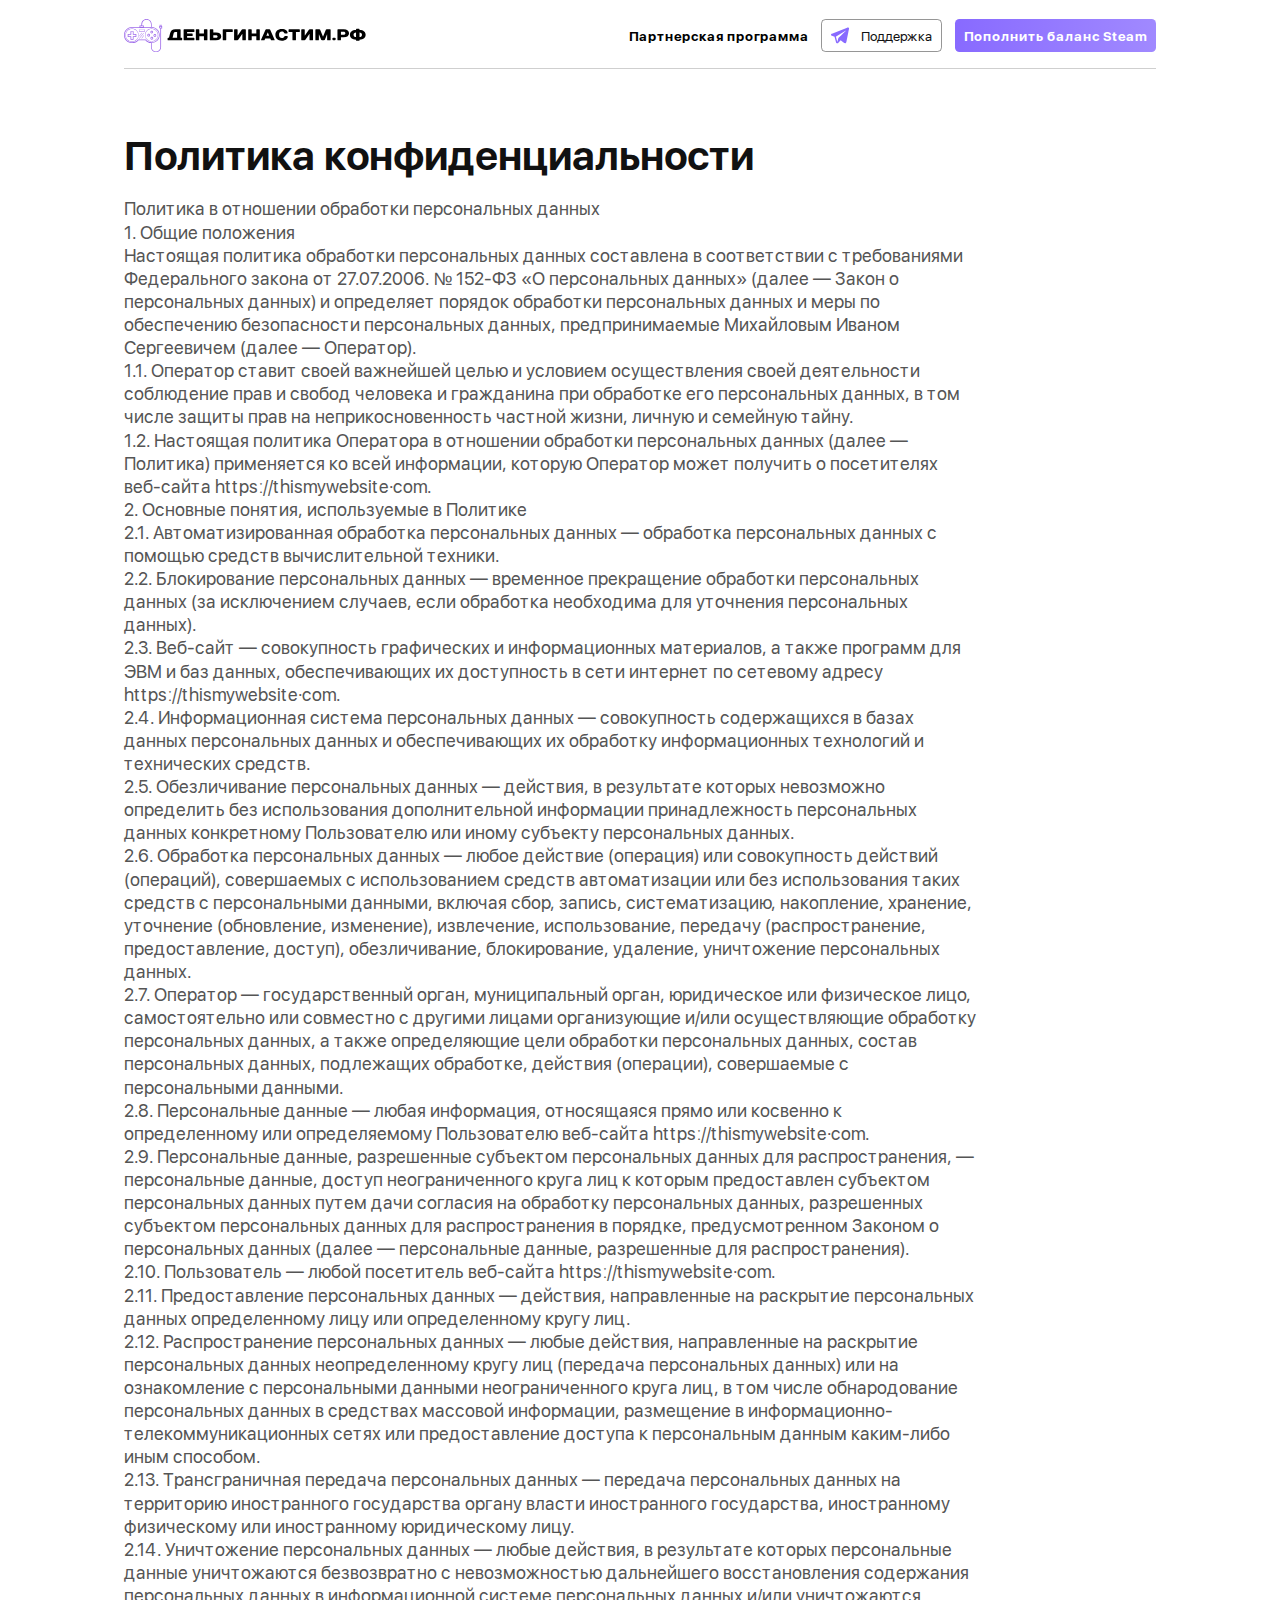
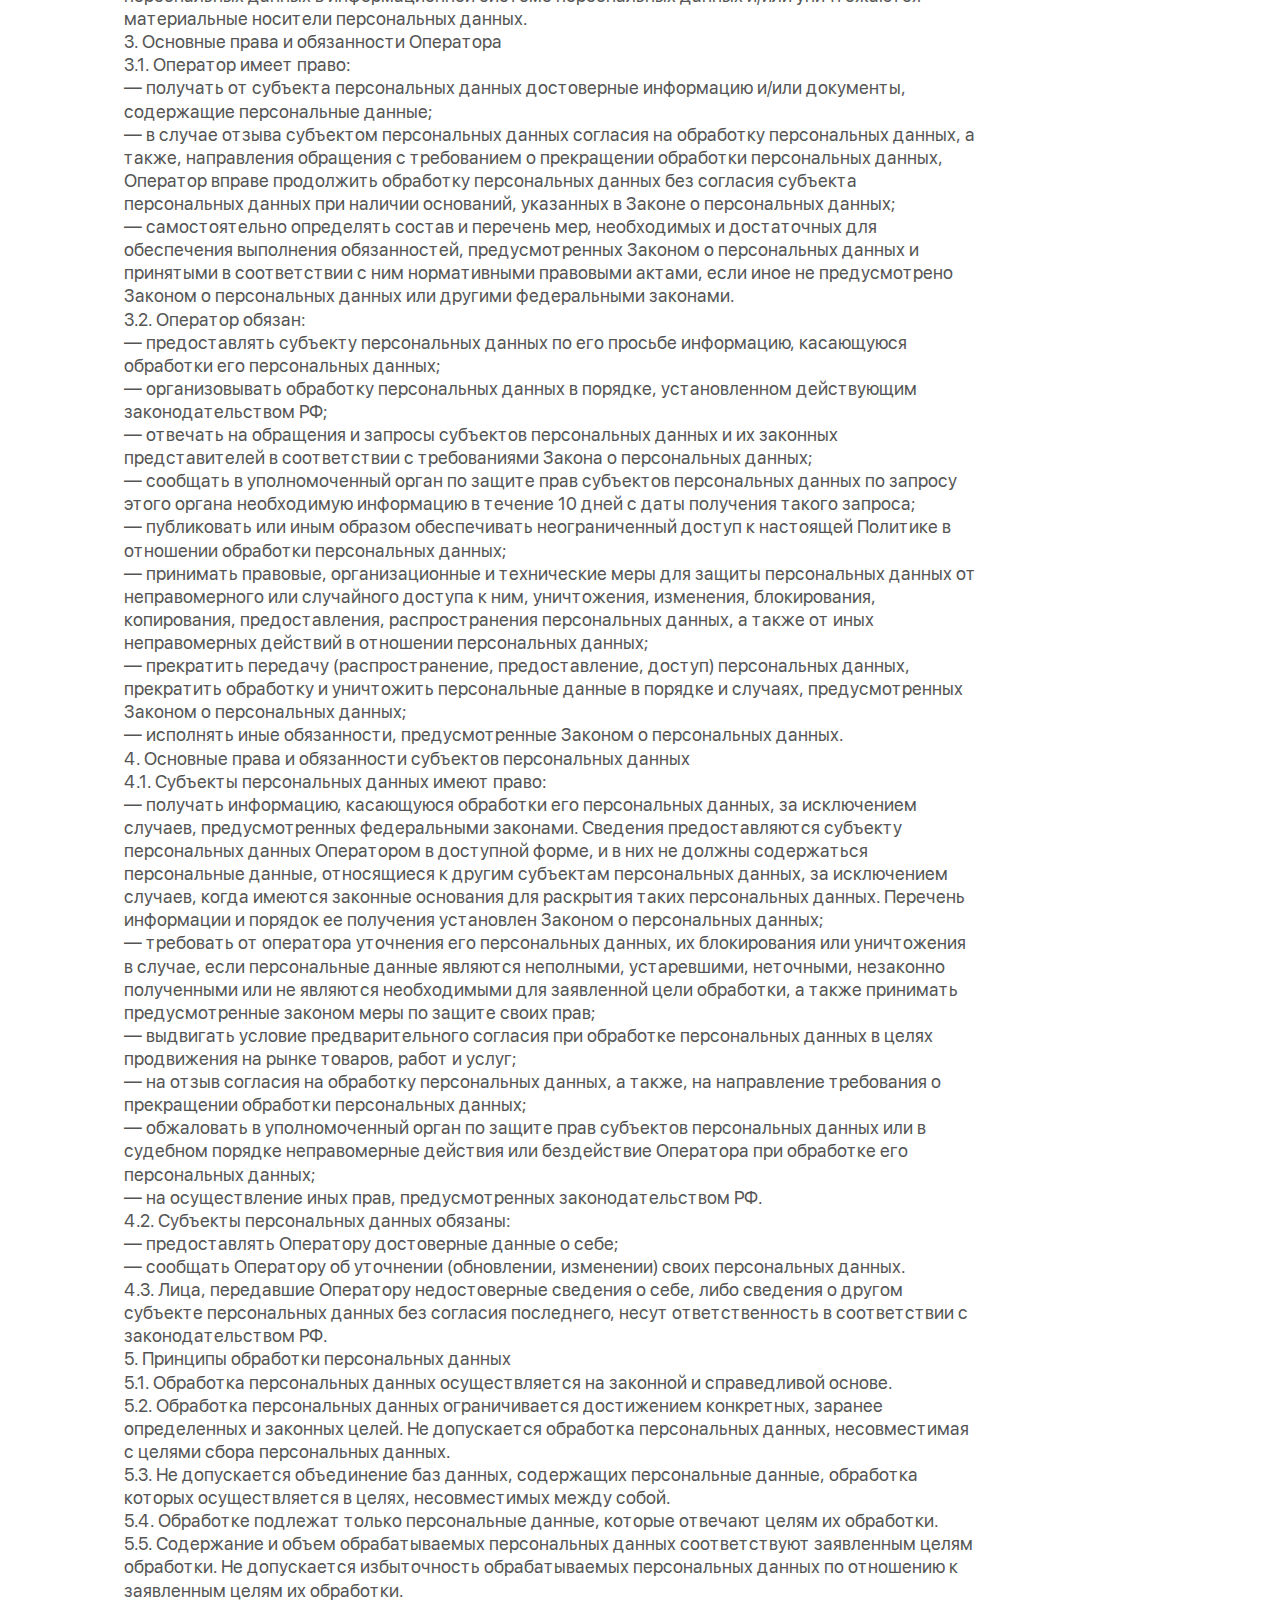
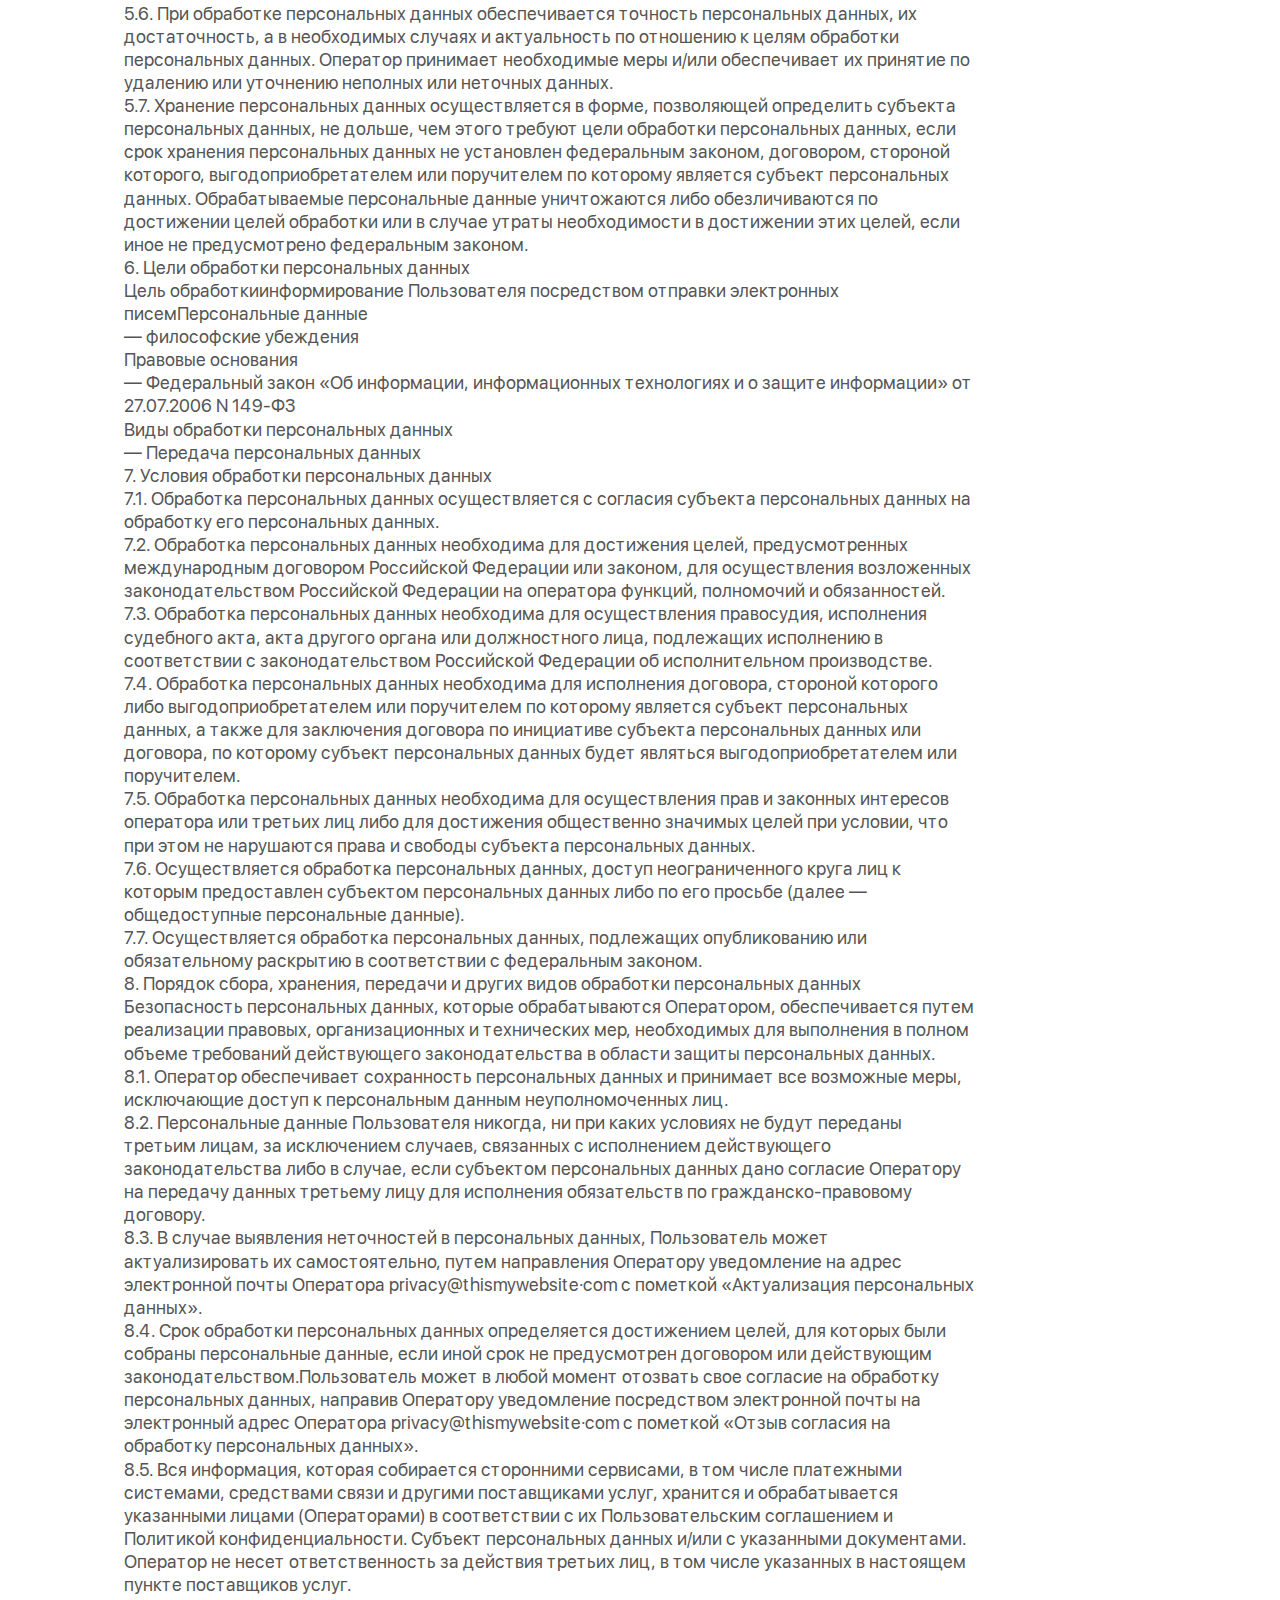
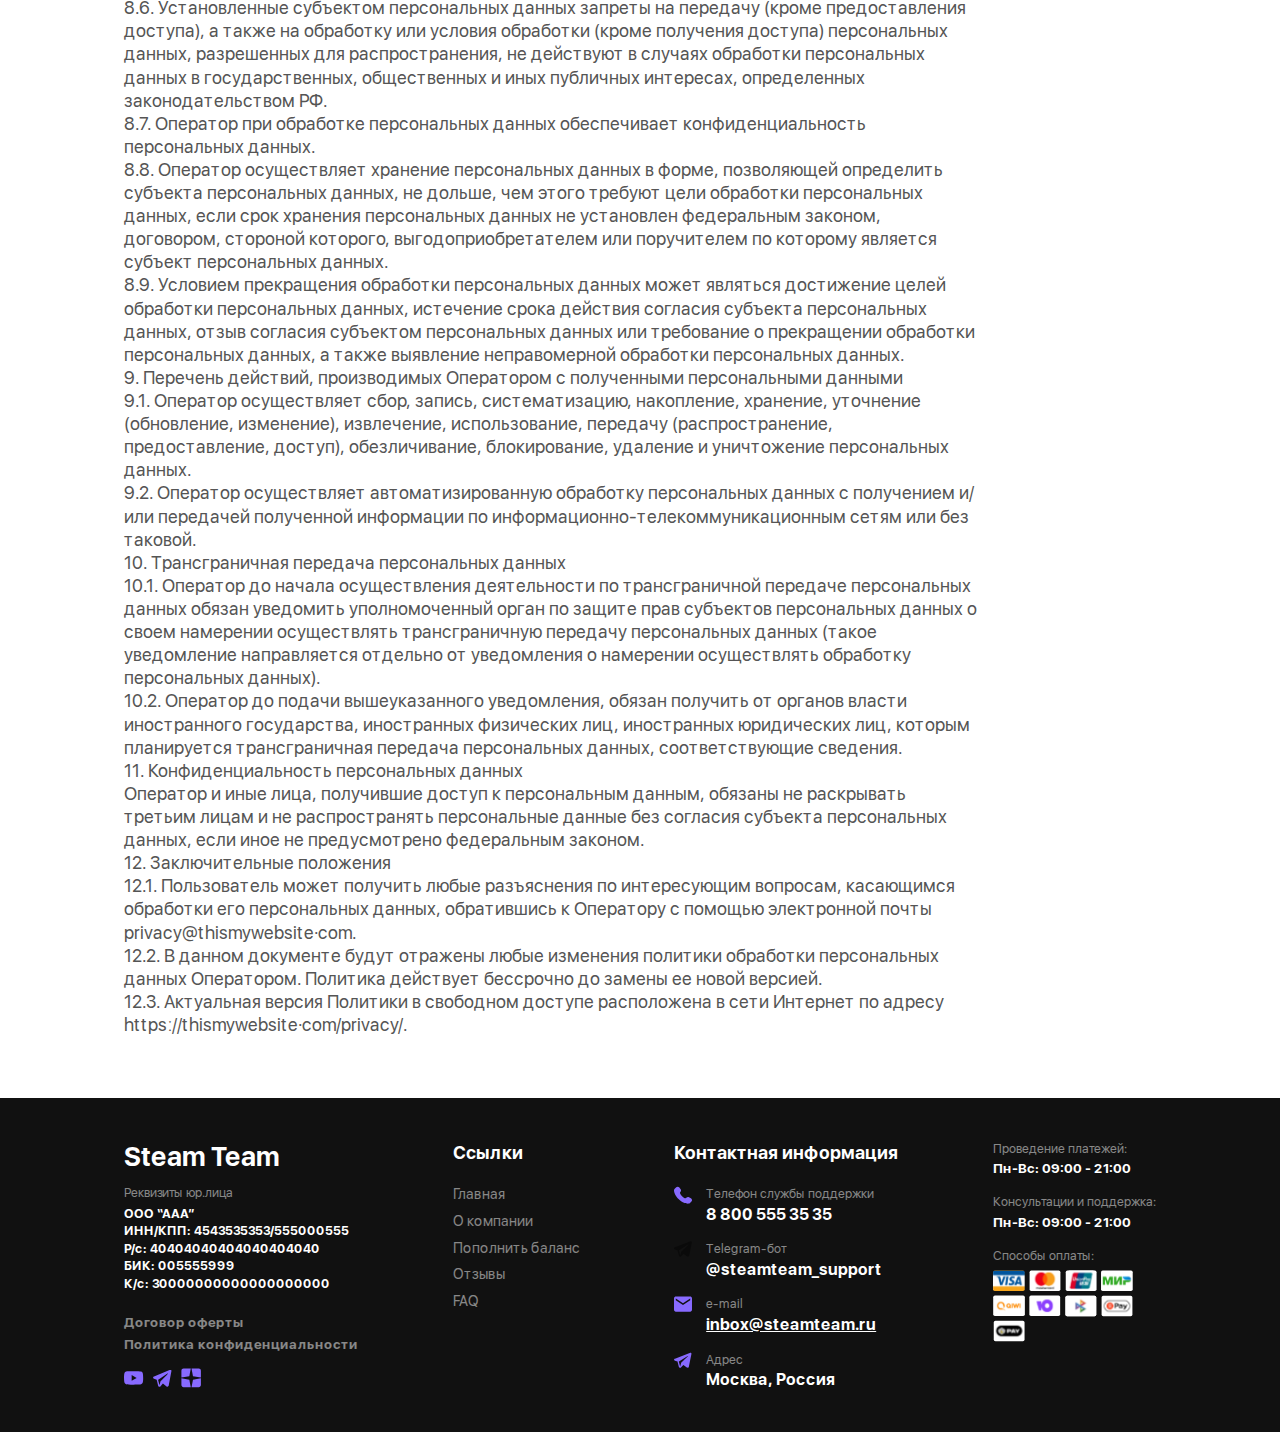
<file: conf.html>
<!DOCTYPE html>
<html lang="ru">

<head>
    <meta charset="UTF-8">
    <meta name="viewport" content="width=device-width, initial-scale=1.0">
    <meta name="description" content="">
    <meta name="keywords" content="">
    <link rel="stylesheet" href="css/libs.min.css">
    <link rel="stylesheet" href="css/style.min.css">
    <title>Главная</title>
</head>

<body class="page">
    <div class="wrapper">
        <header class="header">
            <div class="container">
                <div class="header__inner">
                    <a href="" class="header__logo">
                        <svg xmlns="http://www.w3.org/2000/svg" xmlns:xlink="http://www.w3.org/1999/xlink" xmlns:xodm="http://www.corel.com/coreldraw/odm/2003" xml:space="preserve" width="161.104mm" height="22.177mm" version="1.1" style="shape-rendering:geometricPrecision; text-rendering:geometricPrecision; image-rendering:optimizeQuality; fill-rule:evenodd; clip-rule:evenodd" viewBox="0 0 16110.4 2217.7">
                            <defs>
                                <style type="text/css">
                                    .fil1 {
                                        fill: black;
                                        fill-rule: nonzero
                                    }

                                    .fil0 {
                                        fill: #9D69EA;
                                        fill-rule: nonzero
                                    }
                                </style>
                            </defs>
                            <g id="Слой_x0020_1">
                                <metadata id="CorelCorpID_0Corel-Layer" />
                                <g id="_2410451807472">
                                    <path class="fil0" d="M480.13 1334.64l105.77 0 0 -186.62 186.62 0 0 -105.76 -186.62 0 0 -186.62 -105.77 0 0 186.62 -186.62 0 0 105.76 186.62 0 0 186.62zm152.4 49.74l-202.17 0 0 -186.62 -186.62 0 0 -202.17 186.62 0 0 -186.59 202.17 0 0 186.59 186.62 0 0 202.17 -186.62 0 0 186.62z" />
                                    <path class="fil0" d="M533.01 665.91c-230.15,0 -416.77,183.52 -416.77,410.56 0,227.05 186.62,410.53 416.77,410.53 230.16,0 419.88,-183.48 419.88,-410.53 0,-227.04 -189.72,-410.56 -419.88,-410.56zm0 846c-242.6,0 -441.67,-195.93 -441.67,-435.44 0,-239.5 199.07,-435.46 441.67,-435.46 242.61,0 441.68,195.96 441.68,435.46 0,239.51 -195.97,435.44 -441.68,435.44z" />
                                    <path class="fil0" d="M1836.23 659.68c-230.16,0 -416.78,183.51 -416.78,410.56 0,227.05 186.62,410.56 416.78,410.56 230.15,0 416.77,-183.51 416.77,-410.56 0,-227.05 -186.62,-410.56 -416.77,-410.56zm0 845.99c-242.61,0 -441.68,-195.93 -441.68,-435.43 0,-239.46 199.07,-435.43 441.68,-435.43 242.6,0 441.67,195.97 441.67,435.43 0,239.5 -195.96,435.43 -441.67,435.43z" />
                                    <path class="fil0" d="M1845.56 830.76c-21.77,0 -43.53,18.66 -43.53,43.53 0,24.87 18.62,43.54 43.53,43.54 24.87,0 43.53,-18.67 43.53,-43.54 -3.1,-24.87 -21.76,-43.53 -43.53,-43.53zm0 136.84c-49.78,0 -90.21,-40.42 -90.21,-93.31 0,-49.77 40.43,-93.31 90.21,-93.31 49.78,0 90.21,40.43 90.21,93.31 0,49.78 -40.43,93.31 -90.21,93.31z" />
                                    <path class="fil0" d="M1851.78 1241.31c-21.77,0 -43.53,18.67 -43.53,43.54 0,24.87 18.66,43.56 43.53,43.56 24.91,0 43.53,-18.69 43.53,-43.56 -3.1,-21.77 -21.76,-43.54 -43.53,-43.54zm0 136.85c-49.78,0 -90.21,-40.43 -90.21,-93.31 0,-49.78 40.43,-93.28 90.21,-93.28 49.78,0 90.2,40.39 90.2,93.28 0,52.88 -40.42,93.31 -90.2,93.31z" />
                                    <path class="fil0" d="M2053.96 1051.59c-21.77,0 -43.54,18.66 -43.54,43.53 0,24.87 18.63,43.57 43.54,43.57 21.76,0 43.53,-18.7 43.53,-43.57 0,-24.87 -18.66,-43.53 -43.53,-43.53zm0 136.84c-49.78,0 -90.21,-40.43 -90.21,-93.31 0,-49.74 40.43,-93.31 90.21,-93.31 49.77,0 90.2,40.43 90.2,93.31 0,49.78 -40.43,93.31 -90.2,93.31z" />
                                    <path class="fil0" d="M1640.29 1032.92c-21.77,0 -43.54,18.66 -43.54,43.53 0,24.91 18.63,43.57 43.54,43.57 24.87,0 43.53,-18.66 43.53,-43.57 0,-24.87 -18.66,-43.53 -43.53,-43.53zm0 136.88c-49.78,0 -90.21,-40.47 -90.21,-93.35 0,-49.74 40.43,-93.31 90.21,-93.31 49.77,0 90.2,40.47 90.2,93.31 3.11,52.88 -37.32,93.35 -90.2,93.35z" />
                                    <path class="fil0" d="M1024.44 824.53l332.82 0 0 -105.76 -332.82 0 0 105.76zm357.69 24.88l-379.45 0 0 -152.4 382.55 0 0 152.4 -3.1 0z" />
                                    <polygon class="fil0" points="1172.91,914.6 1192.88,929.41 1033.28,1144.11 1013.35,1129.26 " />
                                    <polygon class="fil0" points="1296.02,933.05 1315.56,948.43 1021.41,1322.51 1001.87,1307.13 " />
                                    <polygon class="fil0" points="1312.47,1088.66 1332.05,1104.04 1182.08,1294.75 1162.54,1279.37 " />
                                    <path class="fil0" d="M2486.29 575.72l-93.31 0 0 -62.19 93.31 0 0 62.19zm-1035.76 793.12l-6.21 -9.32 -497.63 0 -6.24 9.32c-96.42,118.18 -239.5,186.61 -395.01,186.61 -276.79,0 -500.76,-217.69 -500.76,-485.21 0,-267.47 223.97,-485.21 500.76,-485.21 34.22,0 71.55,3.14 108.87,12.46l1073.04 0 6.25 0c34.22,-9.32 71.54,-12.46 105.73,-12.46 270.61,0 491.45,217.74 491.45,485.21 0,267.52 -220.84,485.21 -491.45,485.21 -155.51,0 -295.49,-68.43 -388.8,-186.61zm-245.67 -936.21l0 -87.1c0,-161.71 133.73,-295.45 295.45,-295.45 161.75,0 295.48,133.74 295.48,295.45l0 192.83c-24.87,3.14 -46.67,6.25 -71.54,9.35l-404.35 0 0 -118.18 -115.04 0 0 3.1zm-121.32 46.68l186.61 0 0 62.19 -186.61 0 0 -62.19zm1415.2 -15.56l0 -77.75 -49.78 0 0 77.75 -24.87 0 0 -77.75 -49.78 0 0 77.75 -31.11 0 0 158.61 71.54 0 0 1253.49c0,158.61 -127.53,286.14 -286.14,286.14 -158.6,0 -286.17,-127.53 -286.17,-286.14l0 -270.62c295.49,-3.1 534.99,-242.6 534.99,-534.99 0,-292.38 -239.5,-531.88 -534.99,-534.95l0 -189.76c0,-189.72 -155.5,-345.23 -345.23,-345.23 -189.72,0 -345.23,155.51 -345.23,345.23l0 87.1 -121.32 0 0 115.08 -370.13 0c-40.43,-9.35 -77.75,-12.42 -115.08,-12.42 -304.8,0 -550.51,239.47 -550.51,534.95 0,295.49 245.71,534.99 547.41,534.99 164.85,0 320.36,-71.54 426.12,-195.97l450.99 0c93.31,115.12 230.15,183.52 376.34,195.97l0 276.79c0,183.52 149.3,335.95 335.92,335.95 183.51,0 335.91,-149.33 335.91,-335.95l0 -1256.56 71.55 0 0 -158.61 -40.43 0 0 -3.1z" />
                                    <path class="fil1" d="M3536.57 1244.41l-301.63 0 68.8 -285.75c13.75,-58.2 52.91,-95.25 121.7,-95.25l111.13 0 0 381zm232.83 0l0 -523.87c0,-21.17 -15.87,-37.04 -37.04,-37.04l-306.92 0c-211.66,0 -318.55,105.83 -359.83,275.16l-68.79 285.75 -58.21 0c-21.17,0 -37.04,15.88 -37.04,37.05l0 105.83c0,21.17 15.87,37.08 37.04,37.08l899.58 0c21.17,0 37.05,-15.91 37.05,-37.08l0 -105.83c0,-21.17 -15.88,-37.05 -37.05,-37.05l-68.79 0z" />
                                    <path class="fil1" d="M4690.14 720.55c0,-21.16 -15.87,-37.04 -37.04,-37.04l-645.58 0c-21.17,0 -37.05,15.88 -37.05,37.04l0 666.72c0,21.2 15.88,37.07 37.05,37.07l645.58 0c21.17,0 37.04,-15.87 37.04,-37.07l0 -105.84c0,-21.13 -15.87,-37 -37.04,-37l-449.79 0 0 -105.84 333.37 0c21.17,0 37.04,-15.87 37.04,-37.04l0 -105.83c0,-21.17 -15.87,-37.04 -37.04,-37.04l-333.37 0 0 -95.25 449.79 0c21.17,0 37.04,-15.88 37.04,-37.04l0 -105.84z" />
                                    <path class="fil1" d="M5557.98 720.55c0,-21.16 -15.88,-37.04 -37.04,-37.04l-158.75 0c-21.17,0 -37.05,15.88 -37.05,37.04l0 248.71 -306.91 0 0 -248.71c0,-21.16 -15.88,-37.04 -37.04,-37.04l-158.75 0c-21.17,0 -37.05,15.88 -37.05,37.04l0 666.72c0,21.2 15.88,37.07 37.05,37.07l158.75 0c21.16,0 37.04,-15.87 37.04,-37.07l0 -238.13 306.91 0 0 238.13c0,21.2 15.88,37.07 37.05,37.07l158.75 0c21.16,0 37.04,-15.87 37.04,-37.07l0 -666.72z" />
                                    <path class="fil1" d="M6235.32 1165.04c0,52.92 -37.04,89.96 -111.13,89.96l-174.62 0 0 -179.92 174.62 0c74.09,0 111.13,37.04 111.13,89.96zm243.42 0c0,-148.17 -111.13,-259.29 -354.55,-259.29l-174.62 0 0 -185.21c0,-21.17 -15.88,-37.04 -37.04,-37.04l-158.75 0c-21.17,0 -37.04,15.87 -37.04,37.04l0 666.75c0,21.17 15.87,37.08 37.04,37.08l370.41 0c243.42,0 354.55,-111.16 354.55,-259.33z" />
                                    <path class="fil1" d="M7246.02 720.55c0,-21.16 -15.87,-37.04 -37.04,-37.04l-592.67 0c-21.16,0 -37.04,15.88 -37.04,37.04l0 666.72c0,21.2 15.88,37.07 37.04,37.07l158.75 0c21.17,0 37.05,-15.87 37.05,-37.07l0 -523.84 396.87 0c21.17,0 37.04,-15.88 37.04,-37.04l0 -105.84z" />
                                    <path class="fil1" d="M7886.31 1001l0 386.29c0,21.17 15.88,37.04 37.04,37.04l158.75 0c21.17,0 37.04,-15.87 37.04,-37.04l0 -666.75c0,-21.16 -15.87,-37.04 -37.04,-37.04l-179.91 0c-26.46,0 -47.63,21.17 -58.21,37.04l-264.59 386.29 -10.58 0 0 -386.29c0,-21.16 -15.87,-37.04 -37.04,-37.04l-158.75 0c-21.17,0 -37.04,15.88 -37.04,37.04l0 666.75c0,21.17 15.87,37.04 37.04,37.04l179.92 0c26.45,0 47.62,-21.16 58.2,-37.04l264.59 -386.29 10.58 0z" />
                                    <path class="fil1" d="M9050.5 720.55c0,-21.16 -15.88,-37.04 -37.08,-37.04l-158.75 0c-21.13,0 -37.04,15.88 -37.04,37.04l0 248.71 -306.92 0 0 -248.71c0,-21.16 -15.84,-37.04 -37.04,-37.04l-158.75 0c-21.13,0 -37.01,15.88 -37.01,37.04l0 666.72c0,21.2 15.88,37.07 37.01,37.07l158.75 0c21.2,0 37.04,-15.87 37.04,-37.07l0 -238.13 306.92 0 0 238.13c0,21.2 15.91,37.07 37.04,37.07l158.75 0c21.2,0 37.08,-15.87 37.08,-37.07l0 -666.72z" />
                                    <path class="fil1" d="M9577.53 905.76l10.58 0 84.67 211.67 -185.21 0 89.96 -211.67zm206.41 481.51c8.43,21.2 26.46,37.07 47.59,37.07l179.91 0c21.17,0 35.99,-15.87 26.46,-37.07l-296.33 -667.78c-9.53,-21.16 -26.46,-35.98 -47.63,-35.98l-216.95 0c-21.17,0 -38.1,15.88 -47.63,37.04l-296.33 666.72c-9.53,21.2 5.29,37.07 26.46,37.07l169.33 0c21.17,0 39.19,-15.87 47.62,-37.07l37.08 -95.22 333.34 0 37.08 95.22z" />
                                    <path class="fil1" d="M10522.62 662.33c-280.46,0 -433.92,153.46 -433.92,391.58 0,238.16 153.46,391.59 433.92,391.59 254,0 391.62,-137.59 391.62,-264.59 0,-26.45 -15.91,-42.33 -42.37,-42.33l-132.29 0c-31.75,0 -48.65,15.88 -63.47,42.33 -26.45,47.63 -68.82,89.96 -153.49,89.96 -116.42,0 -190.46,-74.08 -190.46,-216.96 0,-142.87 74.04,-216.95 190.46,-216.95 79.37,0 116.42,37.04 142.87,79.37 15.88,26.46 31.75,42.33 63.54,42.33l132.29 0c26.46,0 42.3,-15.87 42.3,-42.33 0,-121.71 -132.29,-254 -381,-254z" />
                                    <path class="fil1" d="M11718.55 720.55c0,-21.16 -15.87,-37.04 -37.04,-37.04l-677.33 0c-21.21,0 -37.05,15.88 -37.05,37.04l0 105.84c0,21.16 15.84,37.04 37.05,37.04l222.25 0 0 523.84c0,21.2 15.87,37.07 37.04,37.07l158.75 0c21.16,0 37,-15.87 37,-37.07l0 -523.84 222.29 0c21.17,0 37.04,-15.88 37.04,-37.04l0 -105.84z" />
                                    <path class="fil1" d="M12364.13 1001l0 386.29c0,21.17 15.87,37.04 37.04,37.04l158.75 0c21.17,0 37.04,-15.87 37.04,-37.04l0 -666.75c0,-21.16 -15.87,-37.04 -37.04,-37.04l-179.92 0c-26.46,0 -47.62,21.17 -58.21,37.04l-264.58 386.29 -10.58 0 0 -386.29c0,-21.16 -15.88,-37.04 -37.04,-37.04l-158.75 0c-21.17,0 -37.05,15.88 -37.05,37.04l0 666.75c0,21.17 15.88,37.04 37.05,37.04l179.91 0c26.46,0 47.63,-21.16 58.21,-37.04l264.58 -386.29 10.59 0z" />
                                    <path class="fil1" d="M13328.27 1424.35c31.72,0 51.86,-21.2 58.18,-37.08l141.85 -349.21 10.58 0 0 349.21c0,21.21 15.88,37.08 37.04,37.08l158.75 0c21.17,0 37.04,-15.87 37.04,-37.08l0 -666.71c0,-21.17 -15.87,-37.04 -37.04,-37.04l-222.25 0c-31.75,0 -51.86,21.17 -58.21,37.04l-185.2 449.79 -10.59 0 -185.21 -449.79c-6.35,-15.87 -26.45,-37.04 -58.2,-37.04l-222.25 0c-21.17,0 -37.05,15.87 -37.05,37.04l0 666.71c0,21.21 15.88,37.08 37.05,37.08l158.75 0c21.16,0 37.04,-15.87 37.04,-37.08l0 -349.21 10.58 0 142.88 349.21c6.31,15.88 26.45,37.08 58.2,37.08l128.06 0z" />
                                    <path class="fil1" d="M13893.4 1371.44c0,26.45 26.46,52.91 52.92,52.91l105.83 0c26.46,0 52.92,-26.46 52.92,-52.91l0 -74.12c0,-26.46 -26.46,-52.92 -52.92,-52.92l-105.83 0c-26.46,0 -52.92,26.46 -52.92,52.92l0 74.12z" />
                                    <path class="fil1" d="M14459.64 1053.92l0 -201.09 174.59 0c79.38,0 121.71,42.34 121.71,100.55 0,58.2 -42.33,100.54 -121.71,100.54l-174.59 0zm539.75 -100.54c0,-153.46 -116.42,-269.88 -365.16,-269.88l-370.42 0c-21.13,0 -37.04,15.88 -37.04,37.04l0 666.75c0,21.17 15.91,37.04 37.04,37.04l158.75 0c21.21,0 37.08,-15.87 37.08,-37.04l0 -164.04 174.59 0c248.74,0 365.16,-116.42 365.16,-269.87z" />
                                    <path class="fil1" d="M15697.88 900.46c100.54,0 164.04,63.5 164.04,153.45 0,89.96 -63.5,153.46 -164.04,153.46l0 -306.91zm-232.84 306.91c-100.54,0 -164.04,-63.5 -164.04,-153.46 0,-89.95 63.5,-153.45 164.04,-153.45l0 306.91zm37.05 -555.62c-21.17,0 -37.05,15.87 -37.05,37.04l0 42.33c-269.87,0 -407.45,137.59 -407.45,322.79 0,185.25 137.58,322.8 407.45,322.8l0 42.33c0,21.17 15.88,37.04 37.05,37.04l158.75 0c21.16,0 37.04,-15.87 37.04,-37.04l0 -42.33c269.87,0 407.46,-137.55 407.46,-322.8 0,-185.2 -137.59,-322.79 -407.46,-322.79l0 -42.33c0,-21.17 -15.88,-37.04 -37.04,-37.04l-158.75 0z" />
                                </g>
                            </g>
                        </svg>
                    </a>

                    <div class="header__nav">
                        <button class="header__partners">
                            <span>Партнерская программа</span>
                        </button>
                        <a href="" class="header__btn header__support m-btn m-btn-outline">
                            <svg width="21" height="19" viewBox="0 0 21 19" fill="none" xmlns="http://www.w3.org/2000/svg">
                                <path fill-rule="evenodd" clip-rule="evenodd" d="M17.2317 17.216V17.214L17.2502 17.1699L20.3215 1.68508V1.63592C20.3215 1.24982 20.1782 0.912882 19.8689 0.711128C19.5975 0.533953 19.2851 0.521664 19.066 0.53805C18.862 0.556501 18.6607 0.597722 18.4658 0.660946C18.3827 0.687732 18.3007 0.717796 18.22 0.751069L18.2067 0.75619L1.08327 7.47346L1.07815 7.47551C1.02609 7.49328 0.975132 7.51414 0.925552 7.53798C0.803771 7.59269 0.68693 7.65779 0.576323 7.73256C0.356135 7.88413 -0.0627338 8.24053 0.00793116 8.80585C0.0663066 9.2749 0.388908 9.5719 0.607047 9.72654C0.735806 9.81678 0.874238 9.89235 1.01977 9.95185L1.05254 9.96619L1.06278 9.96926L1.06995 9.97233L4.06656 10.9811C4.05632 11.1685 4.07475 11.36 4.12493 11.5495L5.62528 17.2426C5.70725 17.553 5.88436 17.8298 6.13174 18.0343C6.37912 18.2389 6.68435 18.3607 7.00456 18.3829C7.32476 18.405 7.64387 18.3263 7.91705 18.1578C8.19023 17.9893 8.40376 17.7395 8.52767 17.4434L10.8709 14.9383L14.8947 18.023L14.952 18.0476C15.3176 18.2074 15.6587 18.2575 15.971 18.2156C16.2834 18.1725 16.5312 18.0415 16.7176 17.893C16.9332 17.7182 17.105 17.4955 17.2195 17.2426L17.2277 17.2252L17.2307 17.2191L17.2317 17.216ZM5.60992 11.1583C5.59331 11.0951 5.59726 11.0283 5.6212 10.9675C5.64514 10.9067 5.68782 10.8552 5.74306 10.8203L15.9035 4.3683C15.9035 4.3683 16.5015 4.00473 16.48 4.3683C16.48 4.3683 16.5865 4.43179 16.266 4.72981C15.9629 5.0135 9.02437 11.7123 8.32182 12.3903C8.28275 12.4282 8.25539 12.4766 8.24296 12.5296L7.11027 16.8514L5.60992 11.1573V11.1583Z" fill="#886AFF" />
                            </svg>
                            <span>Поддержка</span>
                        </a>
                        <a href="index.html" class="header__btn m-btn m-btn-primary">
                            <span class="_view1">Пополнить баланс Steam</span>
                            <span class="_view2">Пополнить баланс</span>
                        </a>
                    </div>
                </div>
            </div>

        </header>
        <main class="content">

            <section class="conf">
                <div class="container">
                    <div class="conf__inner">
                        <div class="text45 bold-text">
                            Политика конфиденциальности
                        </div>
                        <div class="text">
                            <p>Политика в отношении обработки персональных данных</p>
                            <p>1. Общие положения</p>
                            <p>Настоящая политика обработки персональных данных составлена в соответствии с требованиями Федерального закона от 27.07.2006. № 152-ФЗ «О персональных данных» (далее — Закон о персональных данных) и определяет порядок обработки персональных данных и меры по обеспечению безопасности персональных данных, предпринимаемые Михайловым Иваном Сергеевичем (далее — Оператор).</p>
                            <p>1.1. Оператор ставит своей важнейшей целью и условием осуществления своей деятельности соблюдение прав и свобод человека и гражданина при обработке его персональных данных, в том числе защиты прав на неприкосновенность частной жизни, личную и семейную тайну.</p>
                            <p>1.2. Настоящая политика Оператора в отношении обработки персональных данных (далее — Политика) применяется ко всей информации, которую Оператор может получить о посетителях веб-сайта httpsː//thismywebsite·com.</p>
                            <p>2. Основные понятия, используемые в Политике</p>
                            <p>2.1. Автоматизированная обработка персональных данных — обработка персональных данных с помощью средств вычислительной техники.</p>
                            <p>2.2. Блокирование персональных данных — временное прекращение обработки персональных данных (за исключением случаев, если обработка необходима для уточнения персональных данных).</p>
                            <p>2.3. Веб-сайт — совокупность графических и информационных материалов, а также программ для ЭВМ и баз данных, обеспечивающих их доступность в сети интернет по сетевому адресу httpsː//thismywebsite·com.</p>
                            <p>2.4. Информационная система персональных данных — совокупность содержащихся в базах данных персональных данных и обеспечивающих их обработку информационных технологий и технических средств.</p>
                            <p>2.5. Обезличивание персональных данных — действия, в результате которых невозможно определить без использования дополнительной информации принадлежность персональных данных конкретному Пользователю или иному субъекту персональных данных.</p>
                            <p>2.6. Обработка персональных данных — любое действие (операция) или совокупность действий (операций), совершаемых с использованием средств автоматизации или без использования таких средств с персональными данными, включая сбор, запись, систематизацию, накопление, хранение, уточнение (обновление, изменение), извлечение, использование, передачу (распространение, предоставление, доступ), обезличивание, блокирование, удаление, уничтожение персональных данных.</p>
                            <p>2.7. Оператор — государственный орган, муниципальный орган, юридическое или физическое лицо, самостоятельно или совместно с другими лицами организующие и/или осуществляющие обработку персональных данных, а также определяющие цели обработки персональных данных, состав персональных данных, подлежащих обработке, действия (операции), совершаемые с персональными данными.</p>
                            <p>2.8. Персональные данные — любая информация, относящаяся прямо или косвенно к определенному или определяемому Пользователю веб-сайта httpsː//thismywebsite·com.</p>
                            <p>2.9. Персональные данные, разрешенные субъектом персональных данных для распространения, — персональные данные, доступ неограниченного круга лиц к которым предоставлен субъектом персональных данных путем дачи согласия на обработку персональных данных, разрешенных субъектом персональных данных для распространения в порядке, предусмотренном Законом о персональных данных (далее — персональные данные, разрешенные для распространения).</p>
                            <p>2.10. Пользователь — любой посетитель веб-сайта httpsː//thismywebsite·com.</p>
                            <p>2.11. Предоставление персональных данных — действия, направленные на раскрытие персональных данных определенному лицу или определенному кругу лиц.</p>
                            <p>2.12. Распространение персональных данных — любые действия, направленные на раскрытие персональных данных неопределенному кругу лиц (передача персональных данных) или на ознакомление с персональными данными неограниченного круга лиц, в том числе обнародование персональных данных в средствах массовой информации, размещение в информационно-телекоммуникационных сетях или предоставление доступа к персональным данным каким-либо иным способом.</p>
                            <p>2.13. Трансграничная передача персональных данных — передача персональных данных на территорию иностранного государства органу власти иностранного государства, иностранному физическому или иностранному юридическому лицу.</p>
                            <p>2.14. Уничтожение персональных данных — любые действия, в результате которых персональные данные уничтожаются безвозвратно с невозможностью дальнейшего восстановления содержания персональных данных в информационной системе персональных данных и/или уничтожаются материальные носители персональных данных.</p>
                            <p>3. Основные права и обязанности Оператора</p>
                            <p>3.1. Оператор имеет право:</p>
                            <p>— получать от субъекта персональных данных достоверные информацию и/или документы, содержащие персональные данные;</p>
                            <p>— в случае отзыва субъектом персональных данных согласия на обработку персональных данных, а также, направления обращения с требованием о прекращении обработки персональных данных, Оператор вправе продолжить обработку персональных данных без согласия субъекта персональных данных при наличии оснований, указанных в Законе о персональных данных;</p>
                            <p>— самостоятельно определять состав и перечень мер, необходимых и достаточных для обеспечения выполнения обязанностей, предусмотренных Законом о персональных данных и принятыми в соответствии с ним нормативными правовыми актами, если иное не предусмотрено Законом о персональных данных или другими федеральными законами.</p>
                            <p>3.2. Оператор обязан:</p>
                            <p>— предоставлять субъекту персональных данных по его просьбе информацию, касающуюся обработки его персональных данных;</p>
                            <p>— организовывать обработку персональных данных в порядке, установленном действующим законодательством РФ;</p>
                            <p>— отвечать на обращения и запросы субъектов персональных данных и их законных представителей в соответствии с требованиями Закона о персональных данных;</p>
                            <p>— сообщать в уполномоченный орган по защите прав субъектов персональных данных по запросу этого органа необходимую информацию в течение 10 дней с даты получения такого запроса;</p>
                            <p>— публиковать или иным образом обеспечивать неограниченный доступ к настоящей Политике в отношении обработки персональных данных;</p>
                            <p>— принимать правовые, организационные и технические меры для защиты персональных данных от неправомерного или случайного доступа к ним, уничтожения, изменения, блокирования, копирования, предоставления, распространения персональных данных, а также от иных неправомерных действий в отношении персональных данных;</p>
                            <p>— прекратить передачу (распространение, предоставление, доступ) персональных данных, прекратить обработку и уничтожить персональные данные в порядке и случаях, предусмотренных Законом о персональных данных;</p>
                            <p>— исполнять иные обязанности, предусмотренные Законом о персональных данных.</p>
                            <p>4. Основные права и обязанности субъектов персональных данных</p>
                            <p>4.1. Субъекты персональных данных имеют право:</p>
                            <p>— получать информацию, касающуюся обработки его персональных данных, за исключением случаев, предусмотренных федеральными законами. Сведения предоставляются субъекту персональных данных Оператором в доступной форме, и в них не должны содержаться персональные данные, относящиеся к другим субъектам персональных данных, за исключением случаев, когда имеются законные основания для раскрытия таких персональных данных. Перечень информации и порядок ее получения установлен Законом о персональных данных;</p>
                            <p>— требовать от оператора уточнения его персональных данных, их блокирования или уничтожения в случае, если персональные данные являются неполными, устаревшими, неточными, незаконно полученными или не являются необходимыми для заявленной цели обработки, а также принимать предусмотренные законом меры по защите своих прав;</p>
                            <p>— выдвигать условие предварительного согласия при обработке персональных данных в целях продвижения на рынке товаров, работ и услуг;</p>
                            <p>— на отзыв согласия на обработку персональных данных, а также, на направление требования о прекращении обработки персональных данных;</p>
                            <p>— обжаловать в уполномоченный орган по защите прав субъектов персональных данных или в судебном порядке неправомерные действия или бездействие Оператора при обработке его персональных данных;</p>
                            <p>— на осуществление иных прав, предусмотренных законодательством РФ.</p>
                            <p>4.2. Субъекты персональных данных обязаны:</p>
                            <p>— предоставлять Оператору достоверные данные о себе;</p>
                            <p>— сообщать Оператору об уточнении (обновлении, изменении) своих персональных данных.</p>
                            <p>4.3. Лица, передавшие Оператору недостоверные сведения о себе, либо сведения о другом субъекте персональных данных без согласия последнего, несут ответственность в соответствии с законодательством РФ.</p>
                            <p>5. Принципы обработки персональных данных</p>
                            <p>5.1. Обработка персональных данных осуществляется на законной и справедливой основе.</p>
                            <p>5.2. Обработка персональных данных ограничивается достижением конкретных, заранее определенных и законных целей. Не допускается обработка персональных данных, несовместимая с целями сбора персональных данных.</p>
                            <p>5.3. Не допускается объединение баз данных, содержащих персональные данные, обработка которых осуществляется в целях, несовместимых между собой.</p>
                            <p>5.4. Обработке подлежат только персональные данные, которые отвечают целям их обработки.</p>
                            <p>5.5. Содержание и объем обрабатываемых персональных данных соответствуют заявленным целям обработки. Не допускается избыточность обрабатываемых персональных данных по отношению к заявленным целям их обработки.</p>
                            <p>5.6. При обработке персональных данных обеспечивается точность персональных данных, их достаточность, а в необходимых случаях и актуальность по отношению к целям обработки персональных данных. Оператор принимает необходимые меры и/или обеспечивает их принятие по удалению или уточнению неполных или неточных данных.</p>
                            <p>5.7. Хранение персональных данных осуществляется в форме, позволяющей определить субъекта персональных данных, не дольше, чем этого требуют цели обработки персональных данных, если срок хранения персональных данных не установлен федеральным законом, договором, стороной которого, выгодоприобретателем или поручителем по которому является субъект персональных данных. Обрабатываемые персональные данные уничтожаются либо обезличиваются по достижении целей обработки или в случае утраты необходимости в достижении этих целей, если иное не предусмотрено федеральным законом.</p>
                            <p>6. Цели обработки персональных данных</p>
                            <p>Цель обработкиинформирование Пользователя посредством отправки электронных писемПерсональные данные</p>
                            <p>— философские убеждения</p>
                            <p>Правовые основания</p>
                            <p>— Федеральный закон «Об информации, информационных технологиях и о защите информации» от 27.07.2006 N 149-ФЗ</p>
                            <p>Виды обработки персональных данных</p>
                            <p>— Передача персональных данных</p>
                            <p>7. Условия обработки персональных данных</p>
                            <p>7.1. Обработка персональных данных осуществляется с согласия субъекта персональных данных на обработку его персональных данных.</p>
                            <p>7.2. Обработка персональных данных необходима для достижения целей, предусмотренных международным договором Российской Федерации или законом, для осуществления возложенных законодательством Российской Федерации на оператора функций, полномочий и обязанностей.</p>
                            <p>7.3. Обработка персональных данных необходима для осуществления правосудия, исполнения судебного акта, акта другого органа или должностного лица, подлежащих исполнению в соответствии с законодательством Российской Федерации об исполнительном производстве.</p>
                            <p>7.4. Обработка персональных данных необходима для исполнения договора, стороной которого либо выгодоприобретателем или поручителем по которому является субъект персональных данных, а также для заключения договора по инициативе субъекта персональных данных или договора, по которому субъект персональных данных будет являться выгодоприобретателем или поручителем.</p>
                            <p>7.5. Обработка персональных данных необходима для осуществления прав и законных интересов оператора или третьих лиц либо для достижения общественно значимых целей при условии, что при этом не нарушаются права и свободы субъекта персональных данных.</p>
                            <p>7.6. Осуществляется обработка персональных данных, доступ неограниченного круга лиц к которым предоставлен субъектом персональных данных либо по его просьбе (далее — общедоступные персональные данные).</p>
                            <p>7.7. Осуществляется обработка персональных данных, подлежащих опубликованию или обязательному раскрытию в соответствии с федеральным законом.</p>
                            <p>8. Порядок сбора, хранения, передачи и других видов обработки персональных данных</p>
                            <p>Безопасность персональных данных, которые обрабатываются Оператором, обеспечивается путем реализации правовых, организационных и технических мер, необходимых для выполнения в полном объеме требований действующего законодательства в области защиты персональных данных.</p>
                            <p>8.1. Оператор обеспечивает сохранность персональных данных и принимает все возможные меры, исключающие доступ к персональным данным неуполномоченных лиц.</p>
                            <p>8.2. Персональные данные Пользователя никогда, ни при каких условиях не будут переданы третьим лицам, за исключением случаев, связанных с исполнением действующего законодательства либо в случае, если субъектом персональных данных дано согласие Оператору на передачу данных третьему лицу для исполнения обязательств по гражданско-правовому договору.</p>
                            <p>8.3. В случае выявления неточностей в персональных данных, Пользователь может актуализировать их самостоятельно, путем направления Оператору уведомление на адрес электронной почты Оператора privacy@thismywebsite·com с пометкой «Актуализация персональных данных».</p>
                            <p>8.4. Срок обработки персональных данных определяется достижением целей, для которых были собраны персональные данные, если иной срок не предусмотрен договором или действующим законодательством.Пользователь может в любой момент отозвать свое согласие на обработку персональных данных, направив Оператору уведомление посредством электронной почты на электронный адрес Оператора privacy@thismywebsite·com с пометкой «Отзыв согласия на обработку персональных данных».</p>
                            <p>8.5. Вся информация, которая собирается сторонними сервисами, в том числе платежными системами, средствами связи и другими поставщиками услуг, хранится и обрабатывается указанными лицами (Операторами) в соответствии с их Пользовательским соглашением и Политикой конфиденциальности. Субъект персональных данных и/или с указанными документами. Оператор не несет ответственность за действия третьих лиц, в том числе указанных в настоящем пункте поставщиков услуг.</p>
                            <p>8.6. Установленные субъектом персональных данных запреты на передачу (кроме предоставления доступа), а также на обработку или условия обработки (кроме получения доступа) персональных данных, разрешенных для распространения, не действуют в случаях обработки персональных данных в государственных, общественных и иных публичных интересах, определенных законодательством РФ.</p>
                            <p>8.7. Оператор при обработке персональных данных обеспечивает конфиденциальность персональных данных.</p>
                            <p>8.8. Оператор осуществляет хранение персональных данных в форме, позволяющей определить субъекта персональных данных, не дольше, чем этого требуют цели обработки персональных данных, если срок хранения персональных данных не установлен федеральным законом, договором, стороной которого, выгодоприобретателем или поручителем по которому является субъект персональных данных.</p>
                            <p>8.9. Условием прекращения обработки персональных данных может являться достижение целей обработки персональных данных, истечение срока действия согласия субъекта персональных данных, отзыв согласия субъектом персональных данных или требование о прекращении обработки персональных данных, а также выявление неправомерной обработки персональных данных.</p>
                            <p>9. Перечень действий, производимых Оператором с полученными персональными данными</p>
                            <p>9.1. Оператор осуществляет сбор, запись, систематизацию, накопление, хранение, уточнение (обновление, изменение), извлечение, использование, передачу (распространение, предоставление, доступ), обезличивание, блокирование, удаление и уничтожение персональных данных.</p>
                            <p>9.2. Оператор осуществляет автоматизированную обработку персональных данных с получением и/или передачей полученной информации по информационно-телекоммуникационным сетям или без таковой.</p>
                            <p>10. Трансграничная передача персональных данных</p>
                            <p>10.1. Оператор до начала осуществления деятельности по трансграничной передаче персональных данных обязан уведомить уполномоченный орган по защите прав субъектов персональных данных о своем намерении осуществлять трансграничную передачу персональных данных (такое уведомление направляется отдельно от уведомления о намерении осуществлять обработку персональных данных).</p>
                            <p>10.2. Оператор до подачи вышеуказанного уведомления, обязан получить от органов власти иностранного государства, иностранных физических лиц, иностранных юридических лиц, которым планируется трансграничная передача персональных данных, соответствующие сведения.</p>
                            <p>11. Конфиденциальность персональных данных</p>
                            <p>Оператор и иные лица, получившие доступ к персональным данным, обязаны не раскрывать третьим лицам и не распространять персональные данные без согласия субъекта персональных данных, если иное не предусмотрено федеральным законом.</p>
                            <p>12. Заключительные положения</p>
                            <p>12.1. Пользователь может получить любые разъяснения по интересующим вопросам, касающимся обработки его персональных данных, обратившись к Оператору с помощью электронной почты privacy@thismywebsite·com.</p>
                            <p>12.2. В данном документе будут отражены любые изменения политики обработки персональных данных Оператором. Политика действует бессрочно до замены ее новой версией.</p>
                            <p>12.3. Актуальная версия Политики в свободном доступе расположена в сети Интернет по адресу httpsː//thismywebsite·com/privacy/.</p>
                        </div>
                    </div>
                </div>
            </section>


        </main>
        <footer class="footer">
            <div class="container">
                <div class="footer__inner">
                    <div class="footer__col">
                        <div class="footer__title">
                            Steam Team
                        </div>
                        <div class="footer__requisite">
                            <div class="text14 white50-text">
                                Реквизиты юр.лица
                            </div>
                            <div class="footer__requisite-desc text14 bold-text">
                                ООО “ААА” <br>
                    ИНН/КПП: 4543535353/555000555 <br>
                    Р/с: 40404040404040404040 <br>
                    БИК: 005555999 <br>
                    К/с: 30000000000000000000
                            </div>
                        </div>
                        <div class="footer__links2">
                            <a href="" class="footer__link2 white50-text">
                                <span>Договор оферты</span>
                            </a>
                            <a href="" class="footer__link2 white50-text">
                                <span>Политика конфиденциальности</span>
                            </a>
                        </div>
                        <div class="socials">
                            <a href="" class="socials__item">
                                <img src="img/youtube.svg" alt="">
                            </a>
                            <a href="" class="socials__item">
                                <img src="img/tg2.svg" alt="">
                            </a>
                            <a href="" class="socials__item">
                                <img src="img/dzen.svg" alt="">
                            </a>
                        </div>
                    </div>
                    <div class="footer__col">
                        <div class="footer__subtitle">
                            <span class="text20 bold-text">
                    Ссылки
                </span>
                        </div>
                        <div class="footer__links">
                            <a href="" class="footer__link white50-text">
                                <span>Главная</span>
                            </a>
                            <a href="" class="footer__link white50-text">
                                <span>О компании</span>
                            </a>
                            <a href="" class="footer__link white50-text">
                                <span>Пополнить баланс</span>
                            </a>
                            <a href="" class="footer__link white50-text">
                                <span>Отзывы</span>
                            </a>
                            <a href="" class="footer__link white50-text">
                                <span>FAQ</span>
                            </a>
                        </div>
                    </div>
                    <div class="footer__col">
                        <div class="footer__subtitle">
                            <span class="text20 bold-text">
                    Контактная информация
                </span>
                        </div>
                        <div class="footer-contacts">
                            <div class="footer-contacts__item">
                                <div class="footer-contacts__icon">
                                    <img src="img/phone.svg" alt="">
                                </div>
                                <div class="footer-contacts__content">
                                    <div class="footer-contacts__title white50-text">
                                        Телефон службы поддержки
                                    </div>
                                    <div class="footer-contacts__desc">
                                        <a href="tel:88005553535">
                                            8 800 555 35 35
                                        </a>
                                    </div>
                                </div>
                            </div>
                            <div class="footer-contacts__item">
                                <div class="footer-contacts__icon">
                                    <img src="img/tg.svg" alt="">
                                </div>
                                <div class="footer-contacts__content">
                                    <div class="footer-contacts__title white50-text">
                                        Telegram-бот
                                    </div>
                                    <div class="footer-contacts__desc">
                                        <a href="">@steamteam_support</a>
                                    </div>
                                </div>
                            </div>
                            <div class="footer-contacts__item">
                                <div class="footer-contacts__icon">
                                    <img src="img/mail.svg" alt="">
                                </div>
                                <div class="footer-contacts__content">
                                    <div class="footer-contacts__title white50-text">
                                        e-mail
                                    </div>
                                    <div class="footer-contacts__desc">
                                        <a class="text-underline" href="mailto:inbox@steamteam.ru">
                                            inbox@steamteam.ru
                                        </a>
                                    </div>
                                </div>
                            </div>
                            <div class="footer-contacts__item">
                                <div class="footer-contacts__icon">
                                    <img src="img/tg2.svg" alt="">
                                </div>
                                <div class="footer-contacts__content">
                                    <div class="footer-contacts__title white50-text">
                                        Адрес
                                    </div>
                                    <div class="footer-contacts__desc">
                                        Москва, Россия
                                    </div>
                                </div>
                            </div>
                        </div>
                    </div>
                    <div class="footer__col">
                        <div class="footer-info">
                            <div class="footer-info__item">
                                <div class="footer-info__title text14 white50-text">
                                    Проведение платежей:
                                </div>
                                <div class="footer-info__desc text15">
                                    Пн-Вс: 09:00 - 21:00
                                </div>
                            </div>
                            <div class="footer-info__item">
                                <div class="footer-info__title text14 white50-text">
                                    Консультации и поддержка:
                                </div>
                                <div class="footer-info__desc text15">
                                    Пн-Вс: 09:00 - 21:00
                                </div>
                            </div>
                            <div class="footer-info__item">
                                <div class="footer-info__title text14 white50-text">
                                    Способы оплаты:
                                </div>
                                <div class="footer-pay">
                                    <div class="footer-pay__item">
                                        <img src="img/pay-way.svg" alt="">
                                    </div>
                                    <div class="footer-pay__item">
                                        <img src="img/pay-way2.svg" alt="">
                                    </div>
                                    <div class="footer-pay__item">
                                        <img src="img/pay-way3.svg" alt="">
                                    </div>
                                    <div class="footer-pay__item">
                                        <img src="img/pay-way4.svg" alt="">
                                    </div>
                                    <div class="footer-pay__item">
                                        <img src="img/pay-way5.svg" alt="">
                                    </div>
                                    <div class="footer-pay__item">
                                        <img src="img/pay-way6.svg" alt="">
                                    </div>
                                    <div class="footer-pay__item">
                                        <img src="img/pay-way7.svg" alt="">
                                    </div>
                                    <div class="footer-pay__item">
                                        <img src="img/pay-way8.svg" alt="">
                                    </div>
                                    <div class="footer-pay__item">
                                        <img src="img/pay-way9.svg" alt="">
                                    </div>
                                </div>
                            </div>
                        </div>
                    </div>
                </div>
            </div>

        </footer>
    </div>

    <script src="js/libs.min.js"></script>
    <script src="js/main.min.js"></script>

</body>

</html>
</file>
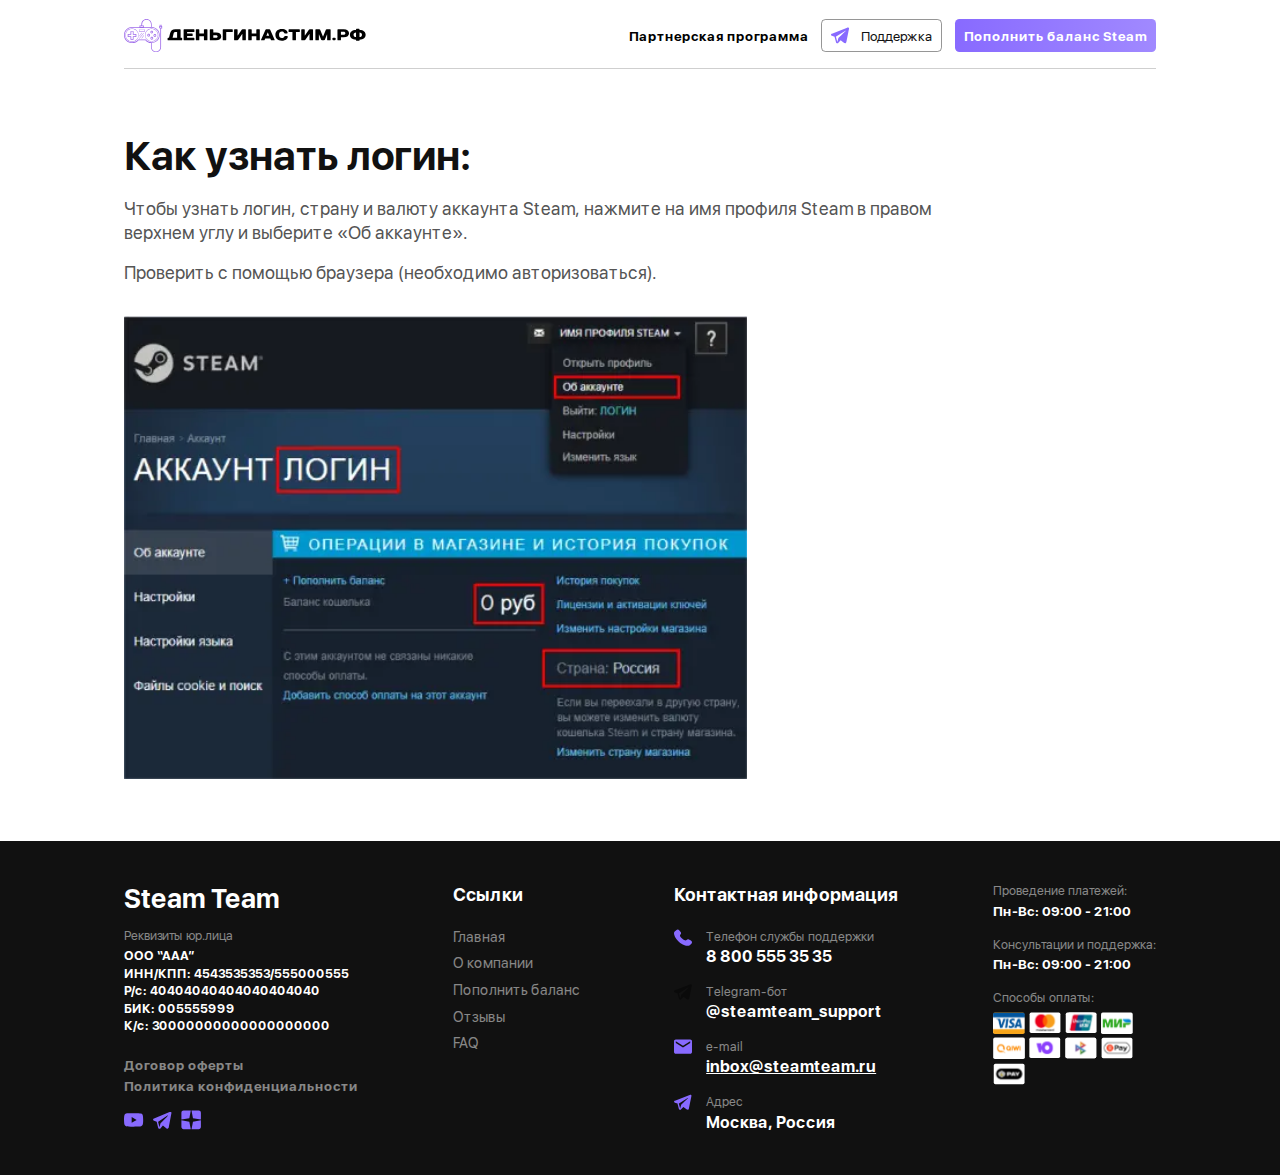
<file: login.html>
<!DOCTYPE html>
<html lang="ru">

<head>
    <meta charset="UTF-8">
    <meta name="viewport" content="width=device-width, initial-scale=1.0">
    <meta name="description" content="">
    <meta name="keywords" content="">
    <link rel="stylesheet" href="css/libs.min.css">
    <link rel="stylesheet" href="css/style.min.css">
    <title>Главная</title>
</head>

<body class="page">
    <div class="wrapper">
        <header class="header">
            <div class="container">
                <div class="header__inner">
                    <a href="" class="header__logo">
                        <svg xmlns="http://www.w3.org/2000/svg" xmlns:xlink="http://www.w3.org/1999/xlink" xmlns:xodm="http://www.corel.com/coreldraw/odm/2003" xml:space="preserve" width="161.104mm" height="22.177mm" version="1.1" style="shape-rendering:geometricPrecision; text-rendering:geometricPrecision; image-rendering:optimizeQuality; fill-rule:evenodd; clip-rule:evenodd" viewBox="0 0 16110.4 2217.7">
                            <defs>
                                <style type="text/css">
                                    .fil1 {
                                        fill: black;
                                        fill-rule: nonzero
                                    }

                                    .fil0 {
                                        fill: #9D69EA;
                                        fill-rule: nonzero
                                    }
                                </style>
                            </defs>
                            <g id="Слой_x0020_1">
                                <metadata id="CorelCorpID_0Corel-Layer" />
                                <g id="_2410451807472">
                                    <path class="fil0" d="M480.13 1334.64l105.77 0 0 -186.62 186.62 0 0 -105.76 -186.62 0 0 -186.62 -105.77 0 0 186.62 -186.62 0 0 105.76 186.62 0 0 186.62zm152.4 49.74l-202.17 0 0 -186.62 -186.62 0 0 -202.17 186.62 0 0 -186.59 202.17 0 0 186.59 186.62 0 0 202.17 -186.62 0 0 186.62z" />
                                    <path class="fil0" d="M533.01 665.91c-230.15,0 -416.77,183.52 -416.77,410.56 0,227.05 186.62,410.53 416.77,410.53 230.16,0 419.88,-183.48 419.88,-410.53 0,-227.04 -189.72,-410.56 -419.88,-410.56zm0 846c-242.6,0 -441.67,-195.93 -441.67,-435.44 0,-239.5 199.07,-435.46 441.67,-435.46 242.61,0 441.68,195.96 441.68,435.46 0,239.51 -195.97,435.44 -441.68,435.44z" />
                                    <path class="fil0" d="M1836.23 659.68c-230.16,0 -416.78,183.51 -416.78,410.56 0,227.05 186.62,410.56 416.78,410.56 230.15,0 416.77,-183.51 416.77,-410.56 0,-227.05 -186.62,-410.56 -416.77,-410.56zm0 845.99c-242.61,0 -441.68,-195.93 -441.68,-435.43 0,-239.46 199.07,-435.43 441.68,-435.43 242.6,0 441.67,195.97 441.67,435.43 0,239.5 -195.96,435.43 -441.67,435.43z" />
                                    <path class="fil0" d="M1845.56 830.76c-21.77,0 -43.53,18.66 -43.53,43.53 0,24.87 18.62,43.54 43.53,43.54 24.87,0 43.53,-18.67 43.53,-43.54 -3.1,-24.87 -21.76,-43.53 -43.53,-43.53zm0 136.84c-49.78,0 -90.21,-40.42 -90.21,-93.31 0,-49.77 40.43,-93.31 90.21,-93.31 49.78,0 90.21,40.43 90.21,93.31 0,49.78 -40.43,93.31 -90.21,93.31z" />
                                    <path class="fil0" d="M1851.78 1241.31c-21.77,0 -43.53,18.67 -43.53,43.54 0,24.87 18.66,43.56 43.53,43.56 24.91,0 43.53,-18.69 43.53,-43.56 -3.1,-21.77 -21.76,-43.54 -43.53,-43.54zm0 136.85c-49.78,0 -90.21,-40.43 -90.21,-93.31 0,-49.78 40.43,-93.28 90.21,-93.28 49.78,0 90.2,40.39 90.2,93.28 0,52.88 -40.42,93.31 -90.2,93.31z" />
                                    <path class="fil0" d="M2053.96 1051.59c-21.77,0 -43.54,18.66 -43.54,43.53 0,24.87 18.63,43.57 43.54,43.57 21.76,0 43.53,-18.7 43.53,-43.57 0,-24.87 -18.66,-43.53 -43.53,-43.53zm0 136.84c-49.78,0 -90.21,-40.43 -90.21,-93.31 0,-49.74 40.43,-93.31 90.21,-93.31 49.77,0 90.2,40.43 90.2,93.31 0,49.78 -40.43,93.31 -90.2,93.31z" />
                                    <path class="fil0" d="M1640.29 1032.92c-21.77,0 -43.54,18.66 -43.54,43.53 0,24.91 18.63,43.57 43.54,43.57 24.87,0 43.53,-18.66 43.53,-43.57 0,-24.87 -18.66,-43.53 -43.53,-43.53zm0 136.88c-49.78,0 -90.21,-40.47 -90.21,-93.35 0,-49.74 40.43,-93.31 90.21,-93.31 49.77,0 90.2,40.47 90.2,93.31 3.11,52.88 -37.32,93.35 -90.2,93.35z" />
                                    <path class="fil0" d="M1024.44 824.53l332.82 0 0 -105.76 -332.82 0 0 105.76zm357.69 24.88l-379.45 0 0 -152.4 382.55 0 0 152.4 -3.1 0z" />
                                    <polygon class="fil0" points="1172.91,914.6 1192.88,929.41 1033.28,1144.11 1013.35,1129.26 " />
                                    <polygon class="fil0" points="1296.02,933.05 1315.56,948.43 1021.41,1322.51 1001.87,1307.13 " />
                                    <polygon class="fil0" points="1312.47,1088.66 1332.05,1104.04 1182.08,1294.75 1162.54,1279.37 " />
                                    <path class="fil0" d="M2486.29 575.72l-93.31 0 0 -62.19 93.31 0 0 62.19zm-1035.76 793.12l-6.21 -9.32 -497.63 0 -6.24 9.32c-96.42,118.18 -239.5,186.61 -395.01,186.61 -276.79,0 -500.76,-217.69 -500.76,-485.21 0,-267.47 223.97,-485.21 500.76,-485.21 34.22,0 71.55,3.14 108.87,12.46l1073.04 0 6.25 0c34.22,-9.32 71.54,-12.46 105.73,-12.46 270.61,0 491.45,217.74 491.45,485.21 0,267.52 -220.84,485.21 -491.45,485.21 -155.51,0 -295.49,-68.43 -388.8,-186.61zm-245.67 -936.21l0 -87.1c0,-161.71 133.73,-295.45 295.45,-295.45 161.75,0 295.48,133.74 295.48,295.45l0 192.83c-24.87,3.14 -46.67,6.25 -71.54,9.35l-404.35 0 0 -118.18 -115.04 0 0 3.1zm-121.32 46.68l186.61 0 0 62.19 -186.61 0 0 -62.19zm1415.2 -15.56l0 -77.75 -49.78 0 0 77.75 -24.87 0 0 -77.75 -49.78 0 0 77.75 -31.11 0 0 158.61 71.54 0 0 1253.49c0,158.61 -127.53,286.14 -286.14,286.14 -158.6,0 -286.17,-127.53 -286.17,-286.14l0 -270.62c295.49,-3.1 534.99,-242.6 534.99,-534.99 0,-292.38 -239.5,-531.88 -534.99,-534.95l0 -189.76c0,-189.72 -155.5,-345.23 -345.23,-345.23 -189.72,0 -345.23,155.51 -345.23,345.23l0 87.1 -121.32 0 0 115.08 -370.13 0c-40.43,-9.35 -77.75,-12.42 -115.08,-12.42 -304.8,0 -550.51,239.47 -550.51,534.95 0,295.49 245.71,534.99 547.41,534.99 164.85,0 320.36,-71.54 426.12,-195.97l450.99 0c93.31,115.12 230.15,183.52 376.34,195.97l0 276.79c0,183.52 149.3,335.95 335.92,335.95 183.51,0 335.91,-149.33 335.91,-335.95l0 -1256.56 71.55 0 0 -158.61 -40.43 0 0 -3.1z" />
                                    <path class="fil1" d="M3536.57 1244.41l-301.63 0 68.8 -285.75c13.75,-58.2 52.91,-95.25 121.7,-95.25l111.13 0 0 381zm232.83 0l0 -523.87c0,-21.17 -15.87,-37.04 -37.04,-37.04l-306.92 0c-211.66,0 -318.55,105.83 -359.83,275.16l-68.79 285.75 -58.21 0c-21.17,0 -37.04,15.88 -37.04,37.05l0 105.83c0,21.17 15.87,37.08 37.04,37.08l899.58 0c21.17,0 37.05,-15.91 37.05,-37.08l0 -105.83c0,-21.17 -15.88,-37.05 -37.05,-37.05l-68.79 0z" />
                                    <path class="fil1" d="M4690.14 720.55c0,-21.16 -15.87,-37.04 -37.04,-37.04l-645.58 0c-21.17,0 -37.05,15.88 -37.05,37.04l0 666.72c0,21.2 15.88,37.07 37.05,37.07l645.58 0c21.17,0 37.04,-15.87 37.04,-37.07l0 -105.84c0,-21.13 -15.87,-37 -37.04,-37l-449.79 0 0 -105.84 333.37 0c21.17,0 37.04,-15.87 37.04,-37.04l0 -105.83c0,-21.17 -15.87,-37.04 -37.04,-37.04l-333.37 0 0 -95.25 449.79 0c21.17,0 37.04,-15.88 37.04,-37.04l0 -105.84z" />
                                    <path class="fil1" d="M5557.98 720.55c0,-21.16 -15.88,-37.04 -37.04,-37.04l-158.75 0c-21.17,0 -37.05,15.88 -37.05,37.04l0 248.71 -306.91 0 0 -248.71c0,-21.16 -15.88,-37.04 -37.04,-37.04l-158.75 0c-21.17,0 -37.05,15.88 -37.05,37.04l0 666.72c0,21.2 15.88,37.07 37.05,37.07l158.75 0c21.16,0 37.04,-15.87 37.04,-37.07l0 -238.13 306.91 0 0 238.13c0,21.2 15.88,37.07 37.05,37.07l158.75 0c21.16,0 37.04,-15.87 37.04,-37.07l0 -666.72z" />
                                    <path class="fil1" d="M6235.32 1165.04c0,52.92 -37.04,89.96 -111.13,89.96l-174.62 0 0 -179.92 174.62 0c74.09,0 111.13,37.04 111.13,89.96zm243.42 0c0,-148.17 -111.13,-259.29 -354.55,-259.29l-174.62 0 0 -185.21c0,-21.17 -15.88,-37.04 -37.04,-37.04l-158.75 0c-21.17,0 -37.04,15.87 -37.04,37.04l0 666.75c0,21.17 15.87,37.08 37.04,37.08l370.41 0c243.42,0 354.55,-111.16 354.55,-259.33z" />
                                    <path class="fil1" d="M7246.02 720.55c0,-21.16 -15.87,-37.04 -37.04,-37.04l-592.67 0c-21.16,0 -37.04,15.88 -37.04,37.04l0 666.72c0,21.2 15.88,37.07 37.04,37.07l158.75 0c21.17,0 37.05,-15.87 37.05,-37.07l0 -523.84 396.87 0c21.17,0 37.04,-15.88 37.04,-37.04l0 -105.84z" />
                                    <path class="fil1" d="M7886.31 1001l0 386.29c0,21.17 15.88,37.04 37.04,37.04l158.75 0c21.17,0 37.04,-15.87 37.04,-37.04l0 -666.75c0,-21.16 -15.87,-37.04 -37.04,-37.04l-179.91 0c-26.46,0 -47.63,21.17 -58.21,37.04l-264.59 386.29 -10.58 0 0 -386.29c0,-21.16 -15.87,-37.04 -37.04,-37.04l-158.75 0c-21.17,0 -37.04,15.88 -37.04,37.04l0 666.75c0,21.17 15.87,37.04 37.04,37.04l179.92 0c26.45,0 47.62,-21.16 58.2,-37.04l264.59 -386.29 10.58 0z" />
                                    <path class="fil1" d="M9050.5 720.55c0,-21.16 -15.88,-37.04 -37.08,-37.04l-158.75 0c-21.13,0 -37.04,15.88 -37.04,37.04l0 248.71 -306.92 0 0 -248.71c0,-21.16 -15.84,-37.04 -37.04,-37.04l-158.75 0c-21.13,0 -37.01,15.88 -37.01,37.04l0 666.72c0,21.2 15.88,37.07 37.01,37.07l158.75 0c21.2,0 37.04,-15.87 37.04,-37.07l0 -238.13 306.92 0 0 238.13c0,21.2 15.91,37.07 37.04,37.07l158.75 0c21.2,0 37.08,-15.87 37.08,-37.07l0 -666.72z" />
                                    <path class="fil1" d="M9577.53 905.76l10.58 0 84.67 211.67 -185.21 0 89.96 -211.67zm206.41 481.51c8.43,21.2 26.46,37.07 47.59,37.07l179.91 0c21.17,0 35.99,-15.87 26.46,-37.07l-296.33 -667.78c-9.53,-21.16 -26.46,-35.98 -47.63,-35.98l-216.95 0c-21.17,0 -38.1,15.88 -47.63,37.04l-296.33 666.72c-9.53,21.2 5.29,37.07 26.46,37.07l169.33 0c21.17,0 39.19,-15.87 47.62,-37.07l37.08 -95.22 333.34 0 37.08 95.22z" />
                                    <path class="fil1" d="M10522.62 662.33c-280.46,0 -433.92,153.46 -433.92,391.58 0,238.16 153.46,391.59 433.92,391.59 254,0 391.62,-137.59 391.62,-264.59 0,-26.45 -15.91,-42.33 -42.37,-42.33l-132.29 0c-31.75,0 -48.65,15.88 -63.47,42.33 -26.45,47.63 -68.82,89.96 -153.49,89.96 -116.42,0 -190.46,-74.08 -190.46,-216.96 0,-142.87 74.04,-216.95 190.46,-216.95 79.37,0 116.42,37.04 142.87,79.37 15.88,26.46 31.75,42.33 63.54,42.33l132.29 0c26.46,0 42.3,-15.87 42.3,-42.33 0,-121.71 -132.29,-254 -381,-254z" />
                                    <path class="fil1" d="M11718.55 720.55c0,-21.16 -15.87,-37.04 -37.04,-37.04l-677.33 0c-21.21,0 -37.05,15.88 -37.05,37.04l0 105.84c0,21.16 15.84,37.04 37.05,37.04l222.25 0 0 523.84c0,21.2 15.87,37.07 37.04,37.07l158.75 0c21.16,0 37,-15.87 37,-37.07l0 -523.84 222.29 0c21.17,0 37.04,-15.88 37.04,-37.04l0 -105.84z" />
                                    <path class="fil1" d="M12364.13 1001l0 386.29c0,21.17 15.87,37.04 37.04,37.04l158.75 0c21.17,0 37.04,-15.87 37.04,-37.04l0 -666.75c0,-21.16 -15.87,-37.04 -37.04,-37.04l-179.92 0c-26.46,0 -47.62,21.17 -58.21,37.04l-264.58 386.29 -10.58 0 0 -386.29c0,-21.16 -15.88,-37.04 -37.04,-37.04l-158.75 0c-21.17,0 -37.05,15.88 -37.05,37.04l0 666.75c0,21.17 15.88,37.04 37.05,37.04l179.91 0c26.46,0 47.63,-21.16 58.21,-37.04l264.58 -386.29 10.59 0z" />
                                    <path class="fil1" d="M13328.27 1424.35c31.72,0 51.86,-21.2 58.18,-37.08l141.85 -349.21 10.58 0 0 349.21c0,21.21 15.88,37.08 37.04,37.08l158.75 0c21.17,0 37.04,-15.87 37.04,-37.08l0 -666.71c0,-21.17 -15.87,-37.04 -37.04,-37.04l-222.25 0c-31.75,0 -51.86,21.17 -58.21,37.04l-185.2 449.79 -10.59 0 -185.21 -449.79c-6.35,-15.87 -26.45,-37.04 -58.2,-37.04l-222.25 0c-21.17,0 -37.05,15.87 -37.05,37.04l0 666.71c0,21.21 15.88,37.08 37.05,37.08l158.75 0c21.16,0 37.04,-15.87 37.04,-37.08l0 -349.21 10.58 0 142.88 349.21c6.31,15.88 26.45,37.08 58.2,37.08l128.06 0z" />
                                    <path class="fil1" d="M13893.4 1371.44c0,26.45 26.46,52.91 52.92,52.91l105.83 0c26.46,0 52.92,-26.46 52.92,-52.91l0 -74.12c0,-26.46 -26.46,-52.92 -52.92,-52.92l-105.83 0c-26.46,0 -52.92,26.46 -52.92,52.92l0 74.12z" />
                                    <path class="fil1" d="M14459.64 1053.92l0 -201.09 174.59 0c79.38,0 121.71,42.34 121.71,100.55 0,58.2 -42.33,100.54 -121.71,100.54l-174.59 0zm539.75 -100.54c0,-153.46 -116.42,-269.88 -365.16,-269.88l-370.42 0c-21.13,0 -37.04,15.88 -37.04,37.04l0 666.75c0,21.17 15.91,37.04 37.04,37.04l158.75 0c21.21,0 37.08,-15.87 37.08,-37.04l0 -164.04 174.59 0c248.74,0 365.16,-116.42 365.16,-269.87z" />
                                    <path class="fil1" d="M15697.88 900.46c100.54,0 164.04,63.5 164.04,153.45 0,89.96 -63.5,153.46 -164.04,153.46l0 -306.91zm-232.84 306.91c-100.54,0 -164.04,-63.5 -164.04,-153.46 0,-89.95 63.5,-153.45 164.04,-153.45l0 306.91zm37.05 -555.62c-21.17,0 -37.05,15.87 -37.05,37.04l0 42.33c-269.87,0 -407.45,137.59 -407.45,322.79 0,185.25 137.58,322.8 407.45,322.8l0 42.33c0,21.17 15.88,37.04 37.05,37.04l158.75 0c21.16,0 37.04,-15.87 37.04,-37.04l0 -42.33c269.87,0 407.46,-137.55 407.46,-322.8 0,-185.2 -137.59,-322.79 -407.46,-322.79l0 -42.33c0,-21.17 -15.88,-37.04 -37.04,-37.04l-158.75 0z" />
                                </g>
                            </g>
                        </svg>
                    </a>

                    <div class="header__nav">
                        <button class="header__partners">
                            <span>Партнерская программа</span>
                        </button>
                        <a href="" class="header__btn header__support m-btn m-btn-outline">
                            <svg width="21" height="19" viewBox="0 0 21 19" fill="none" xmlns="http://www.w3.org/2000/svg">
                                <path fill-rule="evenodd" clip-rule="evenodd" d="M17.2317 17.216V17.214L17.2502 17.1699L20.3215 1.68508V1.63592C20.3215 1.24982 20.1782 0.912882 19.8689 0.711128C19.5975 0.533953 19.2851 0.521664 19.066 0.53805C18.862 0.556501 18.6607 0.597722 18.4658 0.660946C18.3827 0.687732 18.3007 0.717796 18.22 0.751069L18.2067 0.75619L1.08327 7.47346L1.07815 7.47551C1.02609 7.49328 0.975132 7.51414 0.925552 7.53798C0.803771 7.59269 0.68693 7.65779 0.576323 7.73256C0.356135 7.88413 -0.0627338 8.24053 0.00793116 8.80585C0.0663066 9.2749 0.388908 9.5719 0.607047 9.72654C0.735806 9.81678 0.874238 9.89235 1.01977 9.95185L1.05254 9.96619L1.06278 9.96926L1.06995 9.97233L4.06656 10.9811C4.05632 11.1685 4.07475 11.36 4.12493 11.5495L5.62528 17.2426C5.70725 17.553 5.88436 17.8298 6.13174 18.0343C6.37912 18.2389 6.68435 18.3607 7.00456 18.3829C7.32476 18.405 7.64387 18.3263 7.91705 18.1578C8.19023 17.9893 8.40376 17.7395 8.52767 17.4434L10.8709 14.9383L14.8947 18.023L14.952 18.0476C15.3176 18.2074 15.6587 18.2575 15.971 18.2156C16.2834 18.1725 16.5312 18.0415 16.7176 17.893C16.9332 17.7182 17.105 17.4955 17.2195 17.2426L17.2277 17.2252L17.2307 17.2191L17.2317 17.216ZM5.60992 11.1583C5.59331 11.0951 5.59726 11.0283 5.6212 10.9675C5.64514 10.9067 5.68782 10.8552 5.74306 10.8203L15.9035 4.3683C15.9035 4.3683 16.5015 4.00473 16.48 4.3683C16.48 4.3683 16.5865 4.43179 16.266 4.72981C15.9629 5.0135 9.02437 11.7123 8.32182 12.3903C8.28275 12.4282 8.25539 12.4766 8.24296 12.5296L7.11027 16.8514L5.60992 11.1573V11.1583Z" fill="#886AFF" />
                            </svg>
                            <span>Поддержка</span>
                        </a>
                        <a href="index.html" class="header__btn m-btn m-btn-primary">
                            <span class="_view1">Пополнить баланс Steam</span>
                            <span class="_view2">Пополнить баланс</span>
                        </a>
                    </div>
                </div>
            </div>

        </header>
        <main class="content">

            <section class="login">
                <div class="container">
                    <div class="login__inner">
                        <div class="text45 bold-text">
                            Как узнать логин:
                        </div>
                        <div class="text">
                            <p>Чтобы узнать логин, страну и валюту аккаунта Steam, нажмите на имя профиля Steam в правом верхнем углу и выберите «Об аккаунте».</p>
                            <p>Проверить с помощью браузера (необходимо авторизоваться).</p>
                        </div>
                        <div class="login__img">
                            <img src="img/login.webp" alt="">
                        </div>
                    </div>
                </div>
            </section>


        </main>
        <footer class="footer">
            <div class="container">
                <div class="footer__inner">
                    <div class="footer__col">
                        <div class="footer__title">
                            Steam Team
                        </div>
                        <div class="footer__requisite">
                            <div class="text14 white50-text">
                                Реквизиты юр.лица
                            </div>
                            <div class="footer__requisite-desc text14 bold-text">
                                ООО “ААА” <br>
                    ИНН/КПП: 4543535353/555000555 <br>
                    Р/с: 40404040404040404040 <br>
                    БИК: 005555999 <br>
                    К/с: 30000000000000000000
                            </div>
                        </div>
                        <div class="footer__links2">
                            <a href="" class="footer__link2 white50-text">
                                <span>Договор оферты</span>
                            </a>
                            <a href="" class="footer__link2 white50-text">
                                <span>Политика конфиденциальности</span>
                            </a>
                        </div>
                        <div class="socials">
                            <a href="" class="socials__item">
                                <img src="img/youtube.svg" alt="">
                            </a>
                            <a href="" class="socials__item">
                                <img src="img/tg2.svg" alt="">
                            </a>
                            <a href="" class="socials__item">
                                <img src="img/dzen.svg" alt="">
                            </a>
                        </div>
                    </div>
                    <div class="footer__col">
                        <div class="footer__subtitle">
                            <span class="text20 bold-text">
                    Ссылки
                </span>
                        </div>
                        <div class="footer__links">
                            <a href="" class="footer__link white50-text">
                                <span>Главная</span>
                            </a>
                            <a href="" class="footer__link white50-text">
                                <span>О компании</span>
                            </a>
                            <a href="" class="footer__link white50-text">
                                <span>Пополнить баланс</span>
                            </a>
                            <a href="" class="footer__link white50-text">
                                <span>Отзывы</span>
                            </a>
                            <a href="" class="footer__link white50-text">
                                <span>FAQ</span>
                            </a>
                        </div>
                    </div>
                    <div class="footer__col">
                        <div class="footer__subtitle">
                            <span class="text20 bold-text">
                    Контактная информация
                </span>
                        </div>
                        <div class="footer-contacts">
                            <div class="footer-contacts__item">
                                <div class="footer-contacts__icon">
                                    <img src="img/phone.svg" alt="">
                                </div>
                                <div class="footer-contacts__content">
                                    <div class="footer-contacts__title white50-text">
                                        Телефон службы поддержки
                                    </div>
                                    <div class="footer-contacts__desc">
                                        <a href="tel:88005553535">
                                            8 800 555 35 35
                                        </a>
                                    </div>
                                </div>
                            </div>
                            <div class="footer-contacts__item">
                                <div class="footer-contacts__icon">
                                    <img src="img/tg.svg" alt="">
                                </div>
                                <div class="footer-contacts__content">
                                    <div class="footer-contacts__title white50-text">
                                        Telegram-бот
                                    </div>
                                    <div class="footer-contacts__desc">
                                        <a href="">@steamteam_support</a>
                                    </div>
                                </div>
                            </div>
                            <div class="footer-contacts__item">
                                <div class="footer-contacts__icon">
                                    <img src="img/mail.svg" alt="">
                                </div>
                                <div class="footer-contacts__content">
                                    <div class="footer-contacts__title white50-text">
                                        e-mail
                                    </div>
                                    <div class="footer-contacts__desc">
                                        <a class="text-underline" href="mailto:inbox@steamteam.ru">
                                            inbox@steamteam.ru
                                        </a>
                                    </div>
                                </div>
                            </div>
                            <div class="footer-contacts__item">
                                <div class="footer-contacts__icon">
                                    <img src="img/tg2.svg" alt="">
                                </div>
                                <div class="footer-contacts__content">
                                    <div class="footer-contacts__title white50-text">
                                        Адрес
                                    </div>
                                    <div class="footer-contacts__desc">
                                        Москва, Россия
                                    </div>
                                </div>
                            </div>
                        </div>
                    </div>
                    <div class="footer__col">
                        <div class="footer-info">
                            <div class="footer-info__item">
                                <div class="footer-info__title text14 white50-text">
                                    Проведение платежей:
                                </div>
                                <div class="footer-info__desc text15">
                                    Пн-Вс: 09:00 - 21:00
                                </div>
                            </div>
                            <div class="footer-info__item">
                                <div class="footer-info__title text14 white50-text">
                                    Консультации и поддержка:
                                </div>
                                <div class="footer-info__desc text15">
                                    Пн-Вс: 09:00 - 21:00
                                </div>
                            </div>
                            <div class="footer-info__item">
                                <div class="footer-info__title text14 white50-text">
                                    Способы оплаты:
                                </div>
                                <div class="footer-pay">
                                    <div class="footer-pay__item">
                                        <img src="img/pay-way.svg" alt="">
                                    </div>
                                    <div class="footer-pay__item">
                                        <img src="img/pay-way2.svg" alt="">
                                    </div>
                                    <div class="footer-pay__item">
                                        <img src="img/pay-way3.svg" alt="">
                                    </div>
                                    <div class="footer-pay__item">
                                        <img src="img/pay-way4.svg" alt="">
                                    </div>
                                    <div class="footer-pay__item">
                                        <img src="img/pay-way5.svg" alt="">
                                    </div>
                                    <div class="footer-pay__item">
                                        <img src="img/pay-way6.svg" alt="">
                                    </div>
                                    <div class="footer-pay__item">
                                        <img src="img/pay-way7.svg" alt="">
                                    </div>
                                    <div class="footer-pay__item">
                                        <img src="img/pay-way8.svg" alt="">
                                    </div>
                                    <div class="footer-pay__item">
                                        <img src="img/pay-way9.svg" alt="">
                                    </div>
                                </div>
                            </div>
                        </div>
                    </div>
                </div>
            </div>

        </footer>
    </div>

    <script src="js/libs.min.js"></script>
    <script src="js/main.min.js"></script>

</body>

</html>
</file>
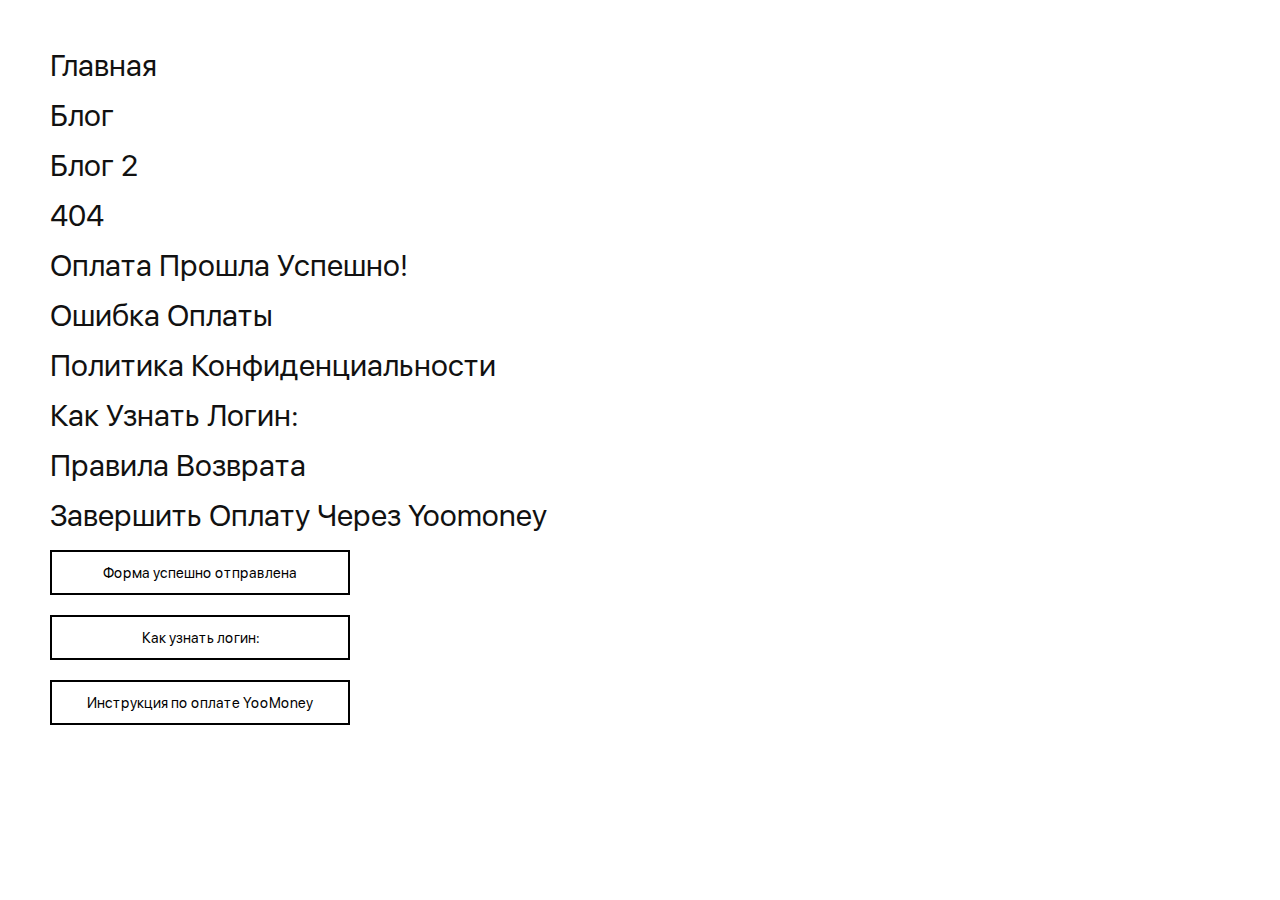
<file: nav.html>
<!DOCTYPE html>
<html lang="ru">

<head>
    <meta charset="UTF-8">
    <meta name="viewport" content="width=device-width, initial-scale=1.0">
    <meta name="description" content="">
    <meta name="keywords" content="">
    <link rel="stylesheet" href="css/libs.min.css">
    <link rel="stylesheet" href="css/style.min.css">
    <title>Главная</title>
</head>


<style>
    .wrapper a {
        font-size: 30px;
        text-transform: capitalize;
    }

    .wrapper button {
        margin-bottom: 25px;
        width: 300px;
        height: 45px;
    }
</style>

<body class="page">

    <div class="wrapper" style="padding: 50px;">
        <a href="index.html" style="display: block; margin-bottom: 20px;">
            Главная
        </a>
        <a href="blog.html" style="display: block; margin-bottom: 20px;">
            Блог
        </a>
        <a href="blog-item.html" style="display: block; margin-bottom: 20px;">
            Блог 2
        </a>
        <a href="404.html" style="display: block; margin-bottom: 20px;">
            404
        </a>
        <a href="success.html" style="display: block; margin-bottom: 20px;">
            Оплата прошла успешно!
        </a>
        <a href="error.html" style="display: block; margin-bottom: 20px;">
            Ошибка оплаты
        </a>
        <a href="conf.html" style="display: block; margin-bottom: 20px;">
            Политика конфиденциальности
        </a>
        <a href="login.html" style="display: block; margin-bottom: 20px;">
            Как узнать логин:
        </a>
        <a href="rules.html" style="display: block; margin-bottom: 20px;">
            Правила возврата
        </a>
        <a href="yoomoney.html" style="display: block; margin-bottom: 20px;">
            Завершить оплату через Yoomoney
        </a>




        <button style="border: 2px solid #000;margin-bottom: 20px;" data-modal="successModal">
            Форма успешно отправлена
        </button>
        <button style="border: 2px solid #000;margin-bottom: 20px;" data-modal="loginModal">
            Как узнать логин:
        </button>
        <button style="border: 2px solid #000;margin-bottom: 20px;" data-modal="payModal">
            Инструкция по оплате YooMoney
        </button>

    </div>

    <div class="modal" id="successModal">
        <div class="modal__bg _close-modal"></div>
        <div class="modal__dialog">
            <button class="modal__close _close-modal">
                <svg width="48" height="49" viewBox="0 0 48 49" fill="none" xmlns="http://www.w3.org/2000/svg">
                    <path d="M16.3971 17.0538L16.4697 16.9697C16.7359 16.7034 17.1526 16.6792 17.4462 16.8971L17.5303 16.9697L24 23.439L30.4697 16.9697C30.7626 16.6768 31.2374 16.6768 31.5303 16.9697C31.8232 17.2626 31.8232 17.7374 31.5303 18.0303L25.061 24.5L31.5303 30.9697C31.7966 31.2359 31.8208 31.6526 31.6029 31.9462L31.5303 32.0303C31.2641 32.2966 30.8474 32.3208 30.5538 32.1029L30.4697 32.0303L24 25.561L17.5303 32.0303C17.2374 32.3232 16.7626 32.3232 16.4697 32.0303C16.1768 31.7374 16.1768 31.2626 16.4697 30.9697L22.939 24.5L16.4697 18.0303C16.2034 17.7641 16.1792 17.3474 16.3971 17.0538L16.4697 16.9697L16.3971 17.0538Z" fill="#14142B" />
                </svg>
            </button>
            <div class="success__inner">
                <img src="img/check3.svg" alt="" class="success__check">
                <div class="text45 bold-text">
                    Форма успешно отправлена
                </div>
                <div class="text20 dark-text">
                    Сейчас вы будете переотправлены на страницу оплаты
                </div>
            </div>
        </div>
    </div>

    <div class="modal login-modal modal2" id="loginModal">
        <div class="modal__bg _close-modal"></div>
        <div class="modal__dialog">
            <button class="modal__close _close-modal">
                <svg width="16" height="17" viewBox="0 0 16 17" fill="none" xmlns="http://www.w3.org/2000/svg">
                    <path d="M2.07422 2.36792L14.4253 14.719M14.4253 2.36792L2.07422 14.719" stroke="#A58FFF" stroke-width="3" stroke-linecap="round" />
                </svg>
            </button>
            <div class="modal__scroll">
                <div class="text45 mob-text25 bold-text">
                    Как узнать логин:
                </div>
                <img class="login-modal__img" src="img/login.webp" alt="">
                <div class="text">
                    <p>Чтобы узнать логин, страну и валюту аккаунта Steam, нажмите на имя профиля Steam в правом верхнем углу и выберите «Об аккаунте».</p>
                    <p>Проверить с помощью браузера (необходимо авторизоваться).</p>
                </div>
            </div>
        </div>
    </div>

    <div class="modal pay-modal modal2" id="payModal">
        <div class="modal__bg _close-modal"></div>
        <div class="modal__dialog">
            <button class="modal__close _close-modal">
                <svg width="16" height="17" viewBox="0 0 16 17" fill="none" xmlns="http://www.w3.org/2000/svg">
                    <path d="M2.07422 2.36792L14.4253 14.719M14.4253 2.36792L2.07422 14.719" stroke="#A58FFF" stroke-width="3" stroke-linecap="round" />
                </svg>
            </button>
            <div class="modal__scroll">
                <div class="text45 mob-text25 bold-text">
                    Инструкция по оплате YooMoney
                </div>
                <div class="text">
                    <p>
                        Для того, чтобы произвести оплату через YooMoney, вам необходимо сделать перевод на указанную сумму на логин
                        <a href="">steamteamservice</a>
                    </p>
                </div>
                <img class="login-modal__img" src="img/pay.webp" alt="">
                <div class="text">
                    <p>Чтобы узнать логин, страну и валюту аккаунта Steam, нажмите на имя профиля Steam в правом верхнем углу и выберите «Об аккаунте».</p>
                    <p>Проверить с помощью браузера (необходимо авторизоваться).</p>
                </div>
            </div>
        </div>
    </div>


    <!--  -->
    <script src="js/libs.min.js"></script>
    <script src="js/main.min.js"></script>

</body>

</html>
</file>
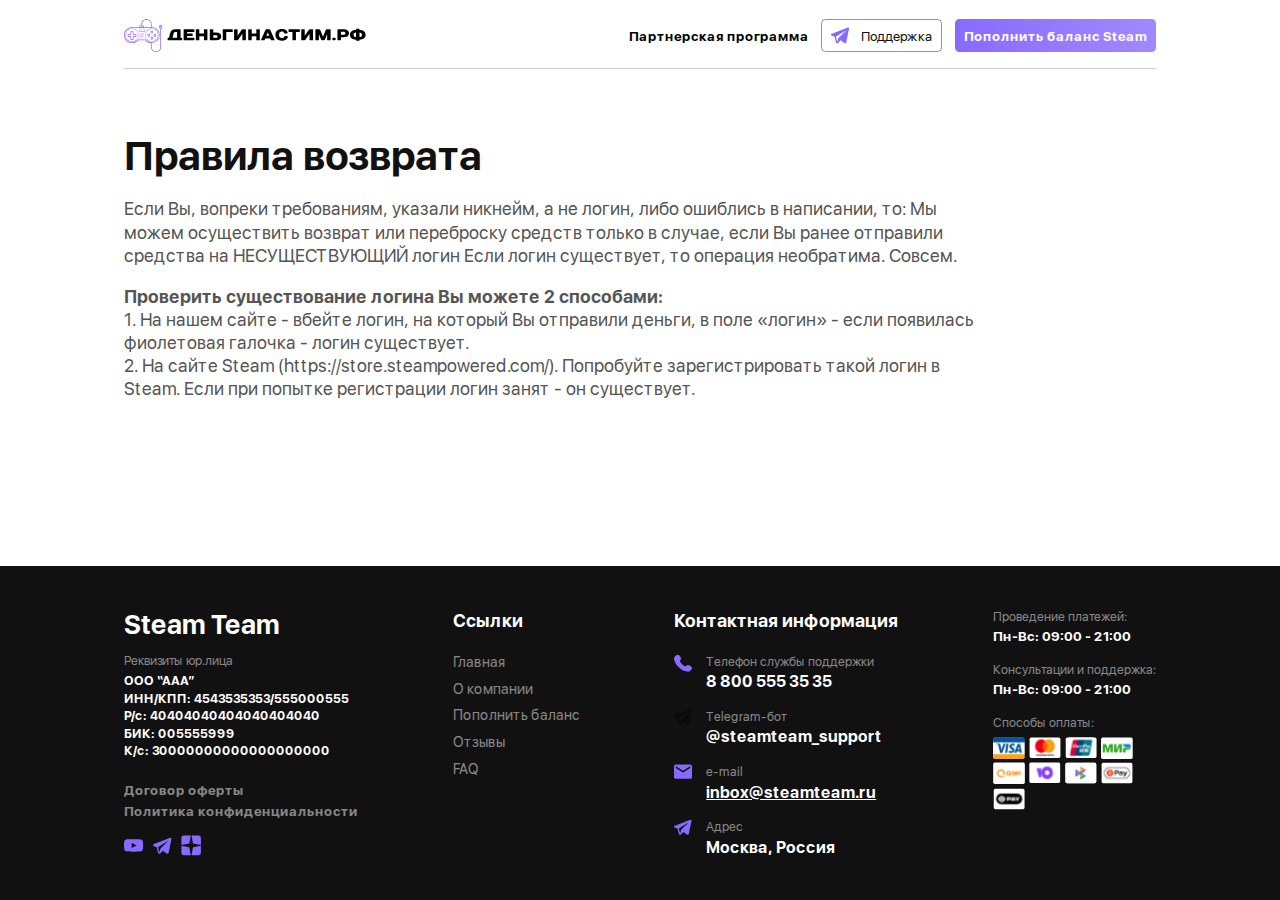
<file: rules.html>
<!DOCTYPE html>
<html lang="ru">

<head>
    <meta charset="UTF-8">
    <meta name="viewport" content="width=device-width, initial-scale=1.0">
    <meta name="description" content="">
    <meta name="keywords" content="">
    <link rel="stylesheet" href="css/libs.min.css">
    <link rel="stylesheet" href="css/style.min.css">
    <title>Главная</title>
</head>

<body class="page">
    <div class="wrapper">
        <header class="header">
            <div class="container">
                <div class="header__inner">
                    <a href="" class="header__logo">
                        <svg xmlns="http://www.w3.org/2000/svg" xmlns:xlink="http://www.w3.org/1999/xlink" xmlns:xodm="http://www.corel.com/coreldraw/odm/2003" xml:space="preserve" width="161.104mm" height="22.177mm" version="1.1" style="shape-rendering:geometricPrecision; text-rendering:geometricPrecision; image-rendering:optimizeQuality; fill-rule:evenodd; clip-rule:evenodd" viewBox="0 0 16110.4 2217.7">
                            <defs>
                                <style type="text/css">
                                    .fil1 {
                                        fill: black;
                                        fill-rule: nonzero
                                    }

                                    .fil0 {
                                        fill: #9D69EA;
                                        fill-rule: nonzero
                                    }
                                </style>
                            </defs>
                            <g id="Слой_x0020_1">
                                <metadata id="CorelCorpID_0Corel-Layer" />
                                <g id="_2410451807472">
                                    <path class="fil0" d="M480.13 1334.64l105.77 0 0 -186.62 186.62 0 0 -105.76 -186.62 0 0 -186.62 -105.77 0 0 186.62 -186.62 0 0 105.76 186.62 0 0 186.62zm152.4 49.74l-202.17 0 0 -186.62 -186.62 0 0 -202.17 186.62 0 0 -186.59 202.17 0 0 186.59 186.62 0 0 202.17 -186.62 0 0 186.62z" />
                                    <path class="fil0" d="M533.01 665.91c-230.15,0 -416.77,183.52 -416.77,410.56 0,227.05 186.62,410.53 416.77,410.53 230.16,0 419.88,-183.48 419.88,-410.53 0,-227.04 -189.72,-410.56 -419.88,-410.56zm0 846c-242.6,0 -441.67,-195.93 -441.67,-435.44 0,-239.5 199.07,-435.46 441.67,-435.46 242.61,0 441.68,195.96 441.68,435.46 0,239.51 -195.97,435.44 -441.68,435.44z" />
                                    <path class="fil0" d="M1836.23 659.68c-230.16,0 -416.78,183.51 -416.78,410.56 0,227.05 186.62,410.56 416.78,410.56 230.15,0 416.77,-183.51 416.77,-410.56 0,-227.05 -186.62,-410.56 -416.77,-410.56zm0 845.99c-242.61,0 -441.68,-195.93 -441.68,-435.43 0,-239.46 199.07,-435.43 441.68,-435.43 242.6,0 441.67,195.97 441.67,435.43 0,239.5 -195.96,435.43 -441.67,435.43z" />
                                    <path class="fil0" d="M1845.56 830.76c-21.77,0 -43.53,18.66 -43.53,43.53 0,24.87 18.62,43.54 43.53,43.54 24.87,0 43.53,-18.67 43.53,-43.54 -3.1,-24.87 -21.76,-43.53 -43.53,-43.53zm0 136.84c-49.78,0 -90.21,-40.42 -90.21,-93.31 0,-49.77 40.43,-93.31 90.21,-93.31 49.78,0 90.21,40.43 90.21,93.31 0,49.78 -40.43,93.31 -90.21,93.31z" />
                                    <path class="fil0" d="M1851.78 1241.31c-21.77,0 -43.53,18.67 -43.53,43.54 0,24.87 18.66,43.56 43.53,43.56 24.91,0 43.53,-18.69 43.53,-43.56 -3.1,-21.77 -21.76,-43.54 -43.53,-43.54zm0 136.85c-49.78,0 -90.21,-40.43 -90.21,-93.31 0,-49.78 40.43,-93.28 90.21,-93.28 49.78,0 90.2,40.39 90.2,93.28 0,52.88 -40.42,93.31 -90.2,93.31z" />
                                    <path class="fil0" d="M2053.96 1051.59c-21.77,0 -43.54,18.66 -43.54,43.53 0,24.87 18.63,43.57 43.54,43.57 21.76,0 43.53,-18.7 43.53,-43.57 0,-24.87 -18.66,-43.53 -43.53,-43.53zm0 136.84c-49.78,0 -90.21,-40.43 -90.21,-93.31 0,-49.74 40.43,-93.31 90.21,-93.31 49.77,0 90.2,40.43 90.2,93.31 0,49.78 -40.43,93.31 -90.2,93.31z" />
                                    <path class="fil0" d="M1640.29 1032.92c-21.77,0 -43.54,18.66 -43.54,43.53 0,24.91 18.63,43.57 43.54,43.57 24.87,0 43.53,-18.66 43.53,-43.57 0,-24.87 -18.66,-43.53 -43.53,-43.53zm0 136.88c-49.78,0 -90.21,-40.47 -90.21,-93.35 0,-49.74 40.43,-93.31 90.21,-93.31 49.77,0 90.2,40.47 90.2,93.31 3.11,52.88 -37.32,93.35 -90.2,93.35z" />
                                    <path class="fil0" d="M1024.44 824.53l332.82 0 0 -105.76 -332.82 0 0 105.76zm357.69 24.88l-379.45 0 0 -152.4 382.55 0 0 152.4 -3.1 0z" />
                                    <polygon class="fil0" points="1172.91,914.6 1192.88,929.41 1033.28,1144.11 1013.35,1129.26 " />
                                    <polygon class="fil0" points="1296.02,933.05 1315.56,948.43 1021.41,1322.51 1001.87,1307.13 " />
                                    <polygon class="fil0" points="1312.47,1088.66 1332.05,1104.04 1182.08,1294.75 1162.54,1279.37 " />
                                    <path class="fil0" d="M2486.29 575.72l-93.31 0 0 -62.19 93.31 0 0 62.19zm-1035.76 793.12l-6.21 -9.32 -497.63 0 -6.24 9.32c-96.42,118.18 -239.5,186.61 -395.01,186.61 -276.79,0 -500.76,-217.69 -500.76,-485.21 0,-267.47 223.97,-485.21 500.76,-485.21 34.22,0 71.55,3.14 108.87,12.46l1073.04 0 6.25 0c34.22,-9.32 71.54,-12.46 105.73,-12.46 270.61,0 491.45,217.74 491.45,485.21 0,267.52 -220.84,485.21 -491.45,485.21 -155.51,0 -295.49,-68.43 -388.8,-186.61zm-245.67 -936.21l0 -87.1c0,-161.71 133.73,-295.45 295.45,-295.45 161.75,0 295.48,133.74 295.48,295.45l0 192.83c-24.87,3.14 -46.67,6.25 -71.54,9.35l-404.35 0 0 -118.18 -115.04 0 0 3.1zm-121.32 46.68l186.61 0 0 62.19 -186.61 0 0 -62.19zm1415.2 -15.56l0 -77.75 -49.78 0 0 77.75 -24.87 0 0 -77.75 -49.78 0 0 77.75 -31.11 0 0 158.61 71.54 0 0 1253.49c0,158.61 -127.53,286.14 -286.14,286.14 -158.6,0 -286.17,-127.53 -286.17,-286.14l0 -270.62c295.49,-3.1 534.99,-242.6 534.99,-534.99 0,-292.38 -239.5,-531.88 -534.99,-534.95l0 -189.76c0,-189.72 -155.5,-345.23 -345.23,-345.23 -189.72,0 -345.23,155.51 -345.23,345.23l0 87.1 -121.32 0 0 115.08 -370.13 0c-40.43,-9.35 -77.75,-12.42 -115.08,-12.42 -304.8,0 -550.51,239.47 -550.51,534.95 0,295.49 245.71,534.99 547.41,534.99 164.85,0 320.36,-71.54 426.12,-195.97l450.99 0c93.31,115.12 230.15,183.52 376.34,195.97l0 276.79c0,183.52 149.3,335.95 335.92,335.95 183.51,0 335.91,-149.33 335.91,-335.95l0 -1256.56 71.55 0 0 -158.61 -40.43 0 0 -3.1z" />
                                    <path class="fil1" d="M3536.57 1244.41l-301.63 0 68.8 -285.75c13.75,-58.2 52.91,-95.25 121.7,-95.25l111.13 0 0 381zm232.83 0l0 -523.87c0,-21.17 -15.87,-37.04 -37.04,-37.04l-306.92 0c-211.66,0 -318.55,105.83 -359.83,275.16l-68.79 285.75 -58.21 0c-21.17,0 -37.04,15.88 -37.04,37.05l0 105.83c0,21.17 15.87,37.08 37.04,37.08l899.58 0c21.17,0 37.05,-15.91 37.05,-37.08l0 -105.83c0,-21.17 -15.88,-37.05 -37.05,-37.05l-68.79 0z" />
                                    <path class="fil1" d="M4690.14 720.55c0,-21.16 -15.87,-37.04 -37.04,-37.04l-645.58 0c-21.17,0 -37.05,15.88 -37.05,37.04l0 666.72c0,21.2 15.88,37.07 37.05,37.07l645.58 0c21.17,0 37.04,-15.87 37.04,-37.07l0 -105.84c0,-21.13 -15.87,-37 -37.04,-37l-449.79 0 0 -105.84 333.37 0c21.17,0 37.04,-15.87 37.04,-37.04l0 -105.83c0,-21.17 -15.87,-37.04 -37.04,-37.04l-333.37 0 0 -95.25 449.79 0c21.17,0 37.04,-15.88 37.04,-37.04l0 -105.84z" />
                                    <path class="fil1" d="M5557.98 720.55c0,-21.16 -15.88,-37.04 -37.04,-37.04l-158.75 0c-21.17,0 -37.05,15.88 -37.05,37.04l0 248.71 -306.91 0 0 -248.71c0,-21.16 -15.88,-37.04 -37.04,-37.04l-158.75 0c-21.17,0 -37.05,15.88 -37.05,37.04l0 666.72c0,21.2 15.88,37.07 37.05,37.07l158.75 0c21.16,0 37.04,-15.87 37.04,-37.07l0 -238.13 306.91 0 0 238.13c0,21.2 15.88,37.07 37.05,37.07l158.75 0c21.16,0 37.04,-15.87 37.04,-37.07l0 -666.72z" />
                                    <path class="fil1" d="M6235.32 1165.04c0,52.92 -37.04,89.96 -111.13,89.96l-174.62 0 0 -179.92 174.62 0c74.09,0 111.13,37.04 111.13,89.96zm243.42 0c0,-148.17 -111.13,-259.29 -354.55,-259.29l-174.62 0 0 -185.21c0,-21.17 -15.88,-37.04 -37.04,-37.04l-158.75 0c-21.17,0 -37.04,15.87 -37.04,37.04l0 666.75c0,21.17 15.87,37.08 37.04,37.08l370.41 0c243.42,0 354.55,-111.16 354.55,-259.33z" />
                                    <path class="fil1" d="M7246.02 720.55c0,-21.16 -15.87,-37.04 -37.04,-37.04l-592.67 0c-21.16,0 -37.04,15.88 -37.04,37.04l0 666.72c0,21.2 15.88,37.07 37.04,37.07l158.75 0c21.17,0 37.05,-15.87 37.05,-37.07l0 -523.84 396.87 0c21.17,0 37.04,-15.88 37.04,-37.04l0 -105.84z" />
                                    <path class="fil1" d="M7886.31 1001l0 386.29c0,21.17 15.88,37.04 37.04,37.04l158.75 0c21.17,0 37.04,-15.87 37.04,-37.04l0 -666.75c0,-21.16 -15.87,-37.04 -37.04,-37.04l-179.91 0c-26.46,0 -47.63,21.17 -58.21,37.04l-264.59 386.29 -10.58 0 0 -386.29c0,-21.16 -15.87,-37.04 -37.04,-37.04l-158.75 0c-21.17,0 -37.04,15.88 -37.04,37.04l0 666.75c0,21.17 15.87,37.04 37.04,37.04l179.92 0c26.45,0 47.62,-21.16 58.2,-37.04l264.59 -386.29 10.58 0z" />
                                    <path class="fil1" d="M9050.5 720.55c0,-21.16 -15.88,-37.04 -37.08,-37.04l-158.75 0c-21.13,0 -37.04,15.88 -37.04,37.04l0 248.71 -306.92 0 0 -248.71c0,-21.16 -15.84,-37.04 -37.04,-37.04l-158.75 0c-21.13,0 -37.01,15.88 -37.01,37.04l0 666.72c0,21.2 15.88,37.07 37.01,37.07l158.75 0c21.2,0 37.04,-15.87 37.04,-37.07l0 -238.13 306.92 0 0 238.13c0,21.2 15.91,37.07 37.04,37.07l158.75 0c21.2,0 37.08,-15.87 37.08,-37.07l0 -666.72z" />
                                    <path class="fil1" d="M9577.53 905.76l10.58 0 84.67 211.67 -185.21 0 89.96 -211.67zm206.41 481.51c8.43,21.2 26.46,37.07 47.59,37.07l179.91 0c21.17,0 35.99,-15.87 26.46,-37.07l-296.33 -667.78c-9.53,-21.16 -26.46,-35.98 -47.63,-35.98l-216.95 0c-21.17,0 -38.1,15.88 -47.63,37.04l-296.33 666.72c-9.53,21.2 5.29,37.07 26.46,37.07l169.33 0c21.17,0 39.19,-15.87 47.62,-37.07l37.08 -95.22 333.34 0 37.08 95.22z" />
                                    <path class="fil1" d="M10522.62 662.33c-280.46,0 -433.92,153.46 -433.92,391.58 0,238.16 153.46,391.59 433.92,391.59 254,0 391.62,-137.59 391.62,-264.59 0,-26.45 -15.91,-42.33 -42.37,-42.33l-132.29 0c-31.75,0 -48.65,15.88 -63.47,42.33 -26.45,47.63 -68.82,89.96 -153.49,89.96 -116.42,0 -190.46,-74.08 -190.46,-216.96 0,-142.87 74.04,-216.95 190.46,-216.95 79.37,0 116.42,37.04 142.87,79.37 15.88,26.46 31.75,42.33 63.54,42.33l132.29 0c26.46,0 42.3,-15.87 42.3,-42.33 0,-121.71 -132.29,-254 -381,-254z" />
                                    <path class="fil1" d="M11718.55 720.55c0,-21.16 -15.87,-37.04 -37.04,-37.04l-677.33 0c-21.21,0 -37.05,15.88 -37.05,37.04l0 105.84c0,21.16 15.84,37.04 37.05,37.04l222.25 0 0 523.84c0,21.2 15.87,37.07 37.04,37.07l158.75 0c21.16,0 37,-15.87 37,-37.07l0 -523.84 222.29 0c21.17,0 37.04,-15.88 37.04,-37.04l0 -105.84z" />
                                    <path class="fil1" d="M12364.13 1001l0 386.29c0,21.17 15.87,37.04 37.04,37.04l158.75 0c21.17,0 37.04,-15.87 37.04,-37.04l0 -666.75c0,-21.16 -15.87,-37.04 -37.04,-37.04l-179.92 0c-26.46,0 -47.62,21.17 -58.21,37.04l-264.58 386.29 -10.58 0 0 -386.29c0,-21.16 -15.88,-37.04 -37.04,-37.04l-158.75 0c-21.17,0 -37.05,15.88 -37.05,37.04l0 666.75c0,21.17 15.88,37.04 37.05,37.04l179.91 0c26.46,0 47.63,-21.16 58.21,-37.04l264.58 -386.29 10.59 0z" />
                                    <path class="fil1" d="M13328.27 1424.35c31.72,0 51.86,-21.2 58.18,-37.08l141.85 -349.21 10.58 0 0 349.21c0,21.21 15.88,37.08 37.04,37.08l158.75 0c21.17,0 37.04,-15.87 37.04,-37.08l0 -666.71c0,-21.17 -15.87,-37.04 -37.04,-37.04l-222.25 0c-31.75,0 -51.86,21.17 -58.21,37.04l-185.2 449.79 -10.59 0 -185.21 -449.79c-6.35,-15.87 -26.45,-37.04 -58.2,-37.04l-222.25 0c-21.17,0 -37.05,15.87 -37.05,37.04l0 666.71c0,21.21 15.88,37.08 37.05,37.08l158.75 0c21.16,0 37.04,-15.87 37.04,-37.08l0 -349.21 10.58 0 142.88 349.21c6.31,15.88 26.45,37.08 58.2,37.08l128.06 0z" />
                                    <path class="fil1" d="M13893.4 1371.44c0,26.45 26.46,52.91 52.92,52.91l105.83 0c26.46,0 52.92,-26.46 52.92,-52.91l0 -74.12c0,-26.46 -26.46,-52.92 -52.92,-52.92l-105.83 0c-26.46,0 -52.92,26.46 -52.92,52.92l0 74.12z" />
                                    <path class="fil1" d="M14459.64 1053.92l0 -201.09 174.59 0c79.38,0 121.71,42.34 121.71,100.55 0,58.2 -42.33,100.54 -121.71,100.54l-174.59 0zm539.75 -100.54c0,-153.46 -116.42,-269.88 -365.16,-269.88l-370.42 0c-21.13,0 -37.04,15.88 -37.04,37.04l0 666.75c0,21.17 15.91,37.04 37.04,37.04l158.75 0c21.21,0 37.08,-15.87 37.08,-37.04l0 -164.04 174.59 0c248.74,0 365.16,-116.42 365.16,-269.87z" />
                                    <path class="fil1" d="M15697.88 900.46c100.54,0 164.04,63.5 164.04,153.45 0,89.96 -63.5,153.46 -164.04,153.46l0 -306.91zm-232.84 306.91c-100.54,0 -164.04,-63.5 -164.04,-153.46 0,-89.95 63.5,-153.45 164.04,-153.45l0 306.91zm37.05 -555.62c-21.17,0 -37.05,15.87 -37.05,37.04l0 42.33c-269.87,0 -407.45,137.59 -407.45,322.79 0,185.25 137.58,322.8 407.45,322.8l0 42.33c0,21.17 15.88,37.04 37.05,37.04l158.75 0c21.16,0 37.04,-15.87 37.04,-37.04l0 -42.33c269.87,0 407.46,-137.55 407.46,-322.8 0,-185.2 -137.59,-322.79 -407.46,-322.79l0 -42.33c0,-21.17 -15.88,-37.04 -37.04,-37.04l-158.75 0z" />
                                </g>
                            </g>
                        </svg>
                    </a>

                    <div class="header__nav">
                        <button class="header__partners">
                            <span>Партнерская программа</span>
                        </button>
                        <a href="" class="header__btn header__support m-btn m-btn-outline">
                            <svg width="21" height="19" viewBox="0 0 21 19" fill="none" xmlns="http://www.w3.org/2000/svg">
                                <path fill-rule="evenodd" clip-rule="evenodd" d="M17.2317 17.216V17.214L17.2502 17.1699L20.3215 1.68508V1.63592C20.3215 1.24982 20.1782 0.912882 19.8689 0.711128C19.5975 0.533953 19.2851 0.521664 19.066 0.53805C18.862 0.556501 18.6607 0.597722 18.4658 0.660946C18.3827 0.687732 18.3007 0.717796 18.22 0.751069L18.2067 0.75619L1.08327 7.47346L1.07815 7.47551C1.02609 7.49328 0.975132 7.51414 0.925552 7.53798C0.803771 7.59269 0.68693 7.65779 0.576323 7.73256C0.356135 7.88413 -0.0627338 8.24053 0.00793116 8.80585C0.0663066 9.2749 0.388908 9.5719 0.607047 9.72654C0.735806 9.81678 0.874238 9.89235 1.01977 9.95185L1.05254 9.96619L1.06278 9.96926L1.06995 9.97233L4.06656 10.9811C4.05632 11.1685 4.07475 11.36 4.12493 11.5495L5.62528 17.2426C5.70725 17.553 5.88436 17.8298 6.13174 18.0343C6.37912 18.2389 6.68435 18.3607 7.00456 18.3829C7.32476 18.405 7.64387 18.3263 7.91705 18.1578C8.19023 17.9893 8.40376 17.7395 8.52767 17.4434L10.8709 14.9383L14.8947 18.023L14.952 18.0476C15.3176 18.2074 15.6587 18.2575 15.971 18.2156C16.2834 18.1725 16.5312 18.0415 16.7176 17.893C16.9332 17.7182 17.105 17.4955 17.2195 17.2426L17.2277 17.2252L17.2307 17.2191L17.2317 17.216ZM5.60992 11.1583C5.59331 11.0951 5.59726 11.0283 5.6212 10.9675C5.64514 10.9067 5.68782 10.8552 5.74306 10.8203L15.9035 4.3683C15.9035 4.3683 16.5015 4.00473 16.48 4.3683C16.48 4.3683 16.5865 4.43179 16.266 4.72981C15.9629 5.0135 9.02437 11.7123 8.32182 12.3903C8.28275 12.4282 8.25539 12.4766 8.24296 12.5296L7.11027 16.8514L5.60992 11.1573V11.1583Z" fill="#886AFF" />
                            </svg>
                            <span>Поддержка</span>
                        </a>
                        <a href="index.html" class="header__btn m-btn m-btn-primary">
                            <span class="_view1">Пополнить баланс Steam</span>
                            <span class="_view2">Пополнить баланс</span>
                        </a>
                    </div>
                </div>
            </div>

        </header>
        <main class="content">

            <section class="login">
                <div class="container">
                    <div class="login__inner">
                        <div class="text45 bold-text">
                            Правила возврата
                        </div>
                        <div class="text">
                            <p>Если Вы, вопреки требованиям, указали никнейм, а не логин, либо ошиблись в написании, то: Мы можем осуществить возврат или переброску средств только в случае, если Вы ранее отправили средства на НЕСУЩЕСТВУЮЩИЙ логин Если логин существует, то операция необратима. Совсем.</p>

                            <p class="bold-text m0">
                                Проверить существование логина Вы можете 2 способами:
                            </p>
                            <p class="m0">1. На нашем сайте - вбейте логин, на который Вы отправили деньги, в поле «логин» - если появилась фиолетовая галочка - логин существует.</p>
                            <p class="m0">2. На сайте Steam (https://store.steampowered.com/). Попробуйте зарегистрировать такой логин в Steam. Если при попытке регистрации логин занят - он существует.</p>
                        </div>
                    </div>
                </div>
            </section>


        </main>
        <footer class="footer">
            <div class="container">
                <div class="footer__inner">
                    <div class="footer__col">
                        <div class="footer__title">
                            Steam Team
                        </div>
                        <div class="footer__requisite">
                            <div class="text14 white50-text">
                                Реквизиты юр.лица
                            </div>
                            <div class="footer__requisite-desc text14 bold-text">
                                ООО “ААА” <br>
                    ИНН/КПП: 4543535353/555000555 <br>
                    Р/с: 40404040404040404040 <br>
                    БИК: 005555999 <br>
                    К/с: 30000000000000000000
                            </div>
                        </div>
                        <div class="footer__links2">
                            <a href="" class="footer__link2 white50-text">
                                <span>Договор оферты</span>
                            </a>
                            <a href="" class="footer__link2 white50-text">
                                <span>Политика конфиденциальности</span>
                            </a>
                        </div>
                        <div class="socials">
                            <a href="" class="socials__item">
                                <img src="img/youtube.svg" alt="">
                            </a>
                            <a href="" class="socials__item">
                                <img src="img/tg2.svg" alt="">
                            </a>
                            <a href="" class="socials__item">
                                <img src="img/dzen.svg" alt="">
                            </a>
                        </div>
                    </div>
                    <div class="footer__col">
                        <div class="footer__subtitle">
                            <span class="text20 bold-text">
                    Ссылки
                </span>
                        </div>
                        <div class="footer__links">
                            <a href="" class="footer__link white50-text">
                                <span>Главная</span>
                            </a>
                            <a href="" class="footer__link white50-text">
                                <span>О компании</span>
                            </a>
                            <a href="" class="footer__link white50-text">
                                <span>Пополнить баланс</span>
                            </a>
                            <a href="" class="footer__link white50-text">
                                <span>Отзывы</span>
                            </a>
                            <a href="" class="footer__link white50-text">
                                <span>FAQ</span>
                            </a>
                        </div>
                    </div>
                    <div class="footer__col">
                        <div class="footer__subtitle">
                            <span class="text20 bold-text">
                    Контактная информация
                </span>
                        </div>
                        <div class="footer-contacts">
                            <div class="footer-contacts__item">
                                <div class="footer-contacts__icon">
                                    <img src="img/phone.svg" alt="">
                                </div>
                                <div class="footer-contacts__content">
                                    <div class="footer-contacts__title white50-text">
                                        Телефон службы поддержки
                                    </div>
                                    <div class="footer-contacts__desc">
                                        <a href="tel:88005553535">
                                            8 800 555 35 35
                                        </a>
                                    </div>
                                </div>
                            </div>
                            <div class="footer-contacts__item">
                                <div class="footer-contacts__icon">
                                    <img src="img/tg.svg" alt="">
                                </div>
                                <div class="footer-contacts__content">
                                    <div class="footer-contacts__title white50-text">
                                        Telegram-бот
                                    </div>
                                    <div class="footer-contacts__desc">
                                        <a href="">@steamteam_support</a>
                                    </div>
                                </div>
                            </div>
                            <div class="footer-contacts__item">
                                <div class="footer-contacts__icon">
                                    <img src="img/mail.svg" alt="">
                                </div>
                                <div class="footer-contacts__content">
                                    <div class="footer-contacts__title white50-text">
                                        e-mail
                                    </div>
                                    <div class="footer-contacts__desc">
                                        <a class="text-underline" href="mailto:inbox@steamteam.ru">
                                            inbox@steamteam.ru
                                        </a>
                                    </div>
                                </div>
                            </div>
                            <div class="footer-contacts__item">
                                <div class="footer-contacts__icon">
                                    <img src="img/tg2.svg" alt="">
                                </div>
                                <div class="footer-contacts__content">
                                    <div class="footer-contacts__title white50-text">
                                        Адрес
                                    </div>
                                    <div class="footer-contacts__desc">
                                        Москва, Россия
                                    </div>
                                </div>
                            </div>
                        </div>
                    </div>
                    <div class="footer__col">
                        <div class="footer-info">
                            <div class="footer-info__item">
                                <div class="footer-info__title text14 white50-text">
                                    Проведение платежей:
                                </div>
                                <div class="footer-info__desc text15">
                                    Пн-Вс: 09:00 - 21:00
                                </div>
                            </div>
                            <div class="footer-info__item">
                                <div class="footer-info__title text14 white50-text">
                                    Консультации и поддержка:
                                </div>
                                <div class="footer-info__desc text15">
                                    Пн-Вс: 09:00 - 21:00
                                </div>
                            </div>
                            <div class="footer-info__item">
                                <div class="footer-info__title text14 white50-text">
                                    Способы оплаты:
                                </div>
                                <div class="footer-pay">
                                    <div class="footer-pay__item">
                                        <img src="img/pay-way.svg" alt="">
                                    </div>
                                    <div class="footer-pay__item">
                                        <img src="img/pay-way2.svg" alt="">
                                    </div>
                                    <div class="footer-pay__item">
                                        <img src="img/pay-way3.svg" alt="">
                                    </div>
                                    <div class="footer-pay__item">
                                        <img src="img/pay-way4.svg" alt="">
                                    </div>
                                    <div class="footer-pay__item">
                                        <img src="img/pay-way5.svg" alt="">
                                    </div>
                                    <div class="footer-pay__item">
                                        <img src="img/pay-way6.svg" alt="">
                                    </div>
                                    <div class="footer-pay__item">
                                        <img src="img/pay-way7.svg" alt="">
                                    </div>
                                    <div class="footer-pay__item">
                                        <img src="img/pay-way8.svg" alt="">
                                    </div>
                                    <div class="footer-pay__item">
                                        <img src="img/pay-way9.svg" alt="">
                                    </div>
                                </div>
                            </div>
                        </div>
                    </div>
                </div>
            </div>

        </footer>
    </div>

    <script src="js/libs.min.js"></script>
    <script src="js/main.min.js"></script>

</body>

</html>
</file>
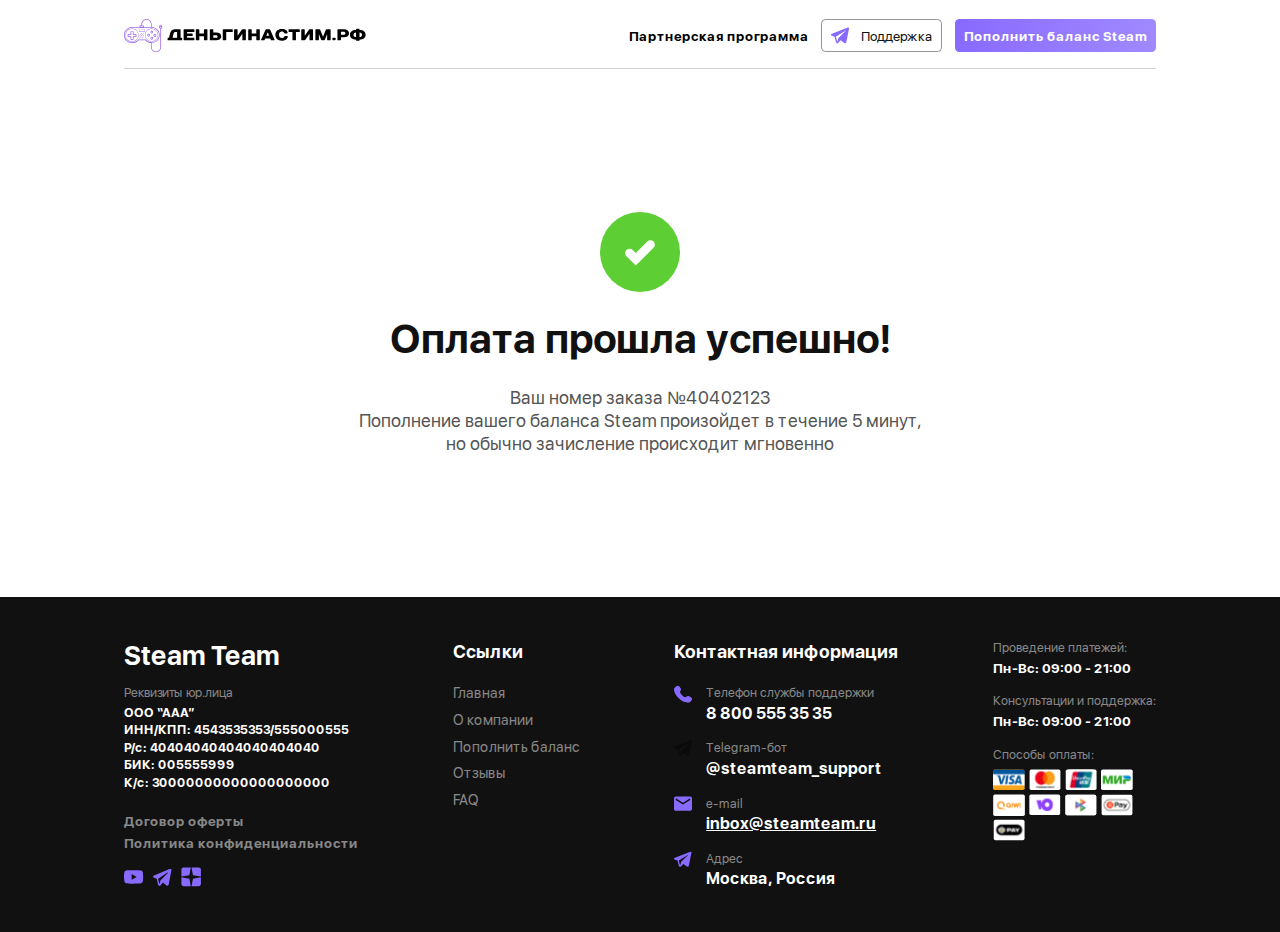
<file: success.html>
<!DOCTYPE html>
<html lang="ru">

<head>
    <meta charset="UTF-8">
    <meta name="viewport" content="width=device-width, initial-scale=1.0">
    <meta name="description" content="">
    <meta name="keywords" content="">
    <link rel="stylesheet" href="css/libs.min.css">
    <link rel="stylesheet" href="css/style.min.css">
    <title>Главная</title>
</head>

<body class="page">
    <div class="wrapper">
        <header class="header">
            <div class="container">
                <div class="header__inner">
                    <a href="" class="header__logo">
                        <svg xmlns="http://www.w3.org/2000/svg" xmlns:xlink="http://www.w3.org/1999/xlink" xmlns:xodm="http://www.corel.com/coreldraw/odm/2003" xml:space="preserve" width="161.104mm" height="22.177mm" version="1.1" style="shape-rendering:geometricPrecision; text-rendering:geometricPrecision; image-rendering:optimizeQuality; fill-rule:evenodd; clip-rule:evenodd" viewBox="0 0 16110.4 2217.7">
                            <defs>
                                <style type="text/css">
                                    .fil1 {
                                        fill: black;
                                        fill-rule: nonzero
                                    }

                                    .fil0 {
                                        fill: #9D69EA;
                                        fill-rule: nonzero
                                    }
                                </style>
                            </defs>
                            <g id="Слой_x0020_1">
                                <metadata id="CorelCorpID_0Corel-Layer" />
                                <g id="_2410451807472">
                                    <path class="fil0" d="M480.13 1334.64l105.77 0 0 -186.62 186.62 0 0 -105.76 -186.62 0 0 -186.62 -105.77 0 0 186.62 -186.62 0 0 105.76 186.62 0 0 186.62zm152.4 49.74l-202.17 0 0 -186.62 -186.62 0 0 -202.17 186.62 0 0 -186.59 202.17 0 0 186.59 186.62 0 0 202.17 -186.62 0 0 186.62z" />
                                    <path class="fil0" d="M533.01 665.91c-230.15,0 -416.77,183.52 -416.77,410.56 0,227.05 186.62,410.53 416.77,410.53 230.16,0 419.88,-183.48 419.88,-410.53 0,-227.04 -189.72,-410.56 -419.88,-410.56zm0 846c-242.6,0 -441.67,-195.93 -441.67,-435.44 0,-239.5 199.07,-435.46 441.67,-435.46 242.61,0 441.68,195.96 441.68,435.46 0,239.51 -195.97,435.44 -441.68,435.44z" />
                                    <path class="fil0" d="M1836.23 659.68c-230.16,0 -416.78,183.51 -416.78,410.56 0,227.05 186.62,410.56 416.78,410.56 230.15,0 416.77,-183.51 416.77,-410.56 0,-227.05 -186.62,-410.56 -416.77,-410.56zm0 845.99c-242.61,0 -441.68,-195.93 -441.68,-435.43 0,-239.46 199.07,-435.43 441.68,-435.43 242.6,0 441.67,195.97 441.67,435.43 0,239.5 -195.96,435.43 -441.67,435.43z" />
                                    <path class="fil0" d="M1845.56 830.76c-21.77,0 -43.53,18.66 -43.53,43.53 0,24.87 18.62,43.54 43.53,43.54 24.87,0 43.53,-18.67 43.53,-43.54 -3.1,-24.87 -21.76,-43.53 -43.53,-43.53zm0 136.84c-49.78,0 -90.21,-40.42 -90.21,-93.31 0,-49.77 40.43,-93.31 90.21,-93.31 49.78,0 90.21,40.43 90.21,93.31 0,49.78 -40.43,93.31 -90.21,93.31z" />
                                    <path class="fil0" d="M1851.78 1241.31c-21.77,0 -43.53,18.67 -43.53,43.54 0,24.87 18.66,43.56 43.53,43.56 24.91,0 43.53,-18.69 43.53,-43.56 -3.1,-21.77 -21.76,-43.54 -43.53,-43.54zm0 136.85c-49.78,0 -90.21,-40.43 -90.21,-93.31 0,-49.78 40.43,-93.28 90.21,-93.28 49.78,0 90.2,40.39 90.2,93.28 0,52.88 -40.42,93.31 -90.2,93.31z" />
                                    <path class="fil0" d="M2053.96 1051.59c-21.77,0 -43.54,18.66 -43.54,43.53 0,24.87 18.63,43.57 43.54,43.57 21.76,0 43.53,-18.7 43.53,-43.57 0,-24.87 -18.66,-43.53 -43.53,-43.53zm0 136.84c-49.78,0 -90.21,-40.43 -90.21,-93.31 0,-49.74 40.43,-93.31 90.21,-93.31 49.77,0 90.2,40.43 90.2,93.31 0,49.78 -40.43,93.31 -90.2,93.31z" />
                                    <path class="fil0" d="M1640.29 1032.92c-21.77,0 -43.54,18.66 -43.54,43.53 0,24.91 18.63,43.57 43.54,43.57 24.87,0 43.53,-18.66 43.53,-43.57 0,-24.87 -18.66,-43.53 -43.53,-43.53zm0 136.88c-49.78,0 -90.21,-40.47 -90.21,-93.35 0,-49.74 40.43,-93.31 90.21,-93.31 49.77,0 90.2,40.47 90.2,93.31 3.11,52.88 -37.32,93.35 -90.2,93.35z" />
                                    <path class="fil0" d="M1024.44 824.53l332.82 0 0 -105.76 -332.82 0 0 105.76zm357.69 24.88l-379.45 0 0 -152.4 382.55 0 0 152.4 -3.1 0z" />
                                    <polygon class="fil0" points="1172.91,914.6 1192.88,929.41 1033.28,1144.11 1013.35,1129.26 " />
                                    <polygon class="fil0" points="1296.02,933.05 1315.56,948.43 1021.41,1322.51 1001.87,1307.13 " />
                                    <polygon class="fil0" points="1312.47,1088.66 1332.05,1104.04 1182.08,1294.75 1162.54,1279.37 " />
                                    <path class="fil0" d="M2486.29 575.72l-93.31 0 0 -62.19 93.31 0 0 62.19zm-1035.76 793.12l-6.21 -9.32 -497.63 0 -6.24 9.32c-96.42,118.18 -239.5,186.61 -395.01,186.61 -276.79,0 -500.76,-217.69 -500.76,-485.21 0,-267.47 223.97,-485.21 500.76,-485.21 34.22,0 71.55,3.14 108.87,12.46l1073.04 0 6.25 0c34.22,-9.32 71.54,-12.46 105.73,-12.46 270.61,0 491.45,217.74 491.45,485.21 0,267.52 -220.84,485.21 -491.45,485.21 -155.51,0 -295.49,-68.43 -388.8,-186.61zm-245.67 -936.21l0 -87.1c0,-161.71 133.73,-295.45 295.45,-295.45 161.75,0 295.48,133.74 295.48,295.45l0 192.83c-24.87,3.14 -46.67,6.25 -71.54,9.35l-404.35 0 0 -118.18 -115.04 0 0 3.1zm-121.32 46.68l186.61 0 0 62.19 -186.61 0 0 -62.19zm1415.2 -15.56l0 -77.75 -49.78 0 0 77.75 -24.87 0 0 -77.75 -49.78 0 0 77.75 -31.11 0 0 158.61 71.54 0 0 1253.49c0,158.61 -127.53,286.14 -286.14,286.14 -158.6,0 -286.17,-127.53 -286.17,-286.14l0 -270.62c295.49,-3.1 534.99,-242.6 534.99,-534.99 0,-292.38 -239.5,-531.88 -534.99,-534.95l0 -189.76c0,-189.72 -155.5,-345.23 -345.23,-345.23 -189.72,0 -345.23,155.51 -345.23,345.23l0 87.1 -121.32 0 0 115.08 -370.13 0c-40.43,-9.35 -77.75,-12.42 -115.08,-12.42 -304.8,0 -550.51,239.47 -550.51,534.95 0,295.49 245.71,534.99 547.41,534.99 164.85,0 320.36,-71.54 426.12,-195.97l450.99 0c93.31,115.12 230.15,183.52 376.34,195.97l0 276.79c0,183.52 149.3,335.95 335.92,335.95 183.51,0 335.91,-149.33 335.91,-335.95l0 -1256.56 71.55 0 0 -158.61 -40.43 0 0 -3.1z" />
                                    <path class="fil1" d="M3536.57 1244.41l-301.63 0 68.8 -285.75c13.75,-58.2 52.91,-95.25 121.7,-95.25l111.13 0 0 381zm232.83 0l0 -523.87c0,-21.17 -15.87,-37.04 -37.04,-37.04l-306.92 0c-211.66,0 -318.55,105.83 -359.83,275.16l-68.79 285.75 -58.21 0c-21.17,0 -37.04,15.88 -37.04,37.05l0 105.83c0,21.17 15.87,37.08 37.04,37.08l899.58 0c21.17,0 37.05,-15.91 37.05,-37.08l0 -105.83c0,-21.17 -15.88,-37.05 -37.05,-37.05l-68.79 0z" />
                                    <path class="fil1" d="M4690.14 720.55c0,-21.16 -15.87,-37.04 -37.04,-37.04l-645.58 0c-21.17,0 -37.05,15.88 -37.05,37.04l0 666.72c0,21.2 15.88,37.07 37.05,37.07l645.58 0c21.17,0 37.04,-15.87 37.04,-37.07l0 -105.84c0,-21.13 -15.87,-37 -37.04,-37l-449.79 0 0 -105.84 333.37 0c21.17,0 37.04,-15.87 37.04,-37.04l0 -105.83c0,-21.17 -15.87,-37.04 -37.04,-37.04l-333.37 0 0 -95.25 449.79 0c21.17,0 37.04,-15.88 37.04,-37.04l0 -105.84z" />
                                    <path class="fil1" d="M5557.98 720.55c0,-21.16 -15.88,-37.04 -37.04,-37.04l-158.75 0c-21.17,0 -37.05,15.88 -37.05,37.04l0 248.71 -306.91 0 0 -248.71c0,-21.16 -15.88,-37.04 -37.04,-37.04l-158.75 0c-21.17,0 -37.05,15.88 -37.05,37.04l0 666.72c0,21.2 15.88,37.07 37.05,37.07l158.75 0c21.16,0 37.04,-15.87 37.04,-37.07l0 -238.13 306.91 0 0 238.13c0,21.2 15.88,37.07 37.05,37.07l158.75 0c21.16,0 37.04,-15.87 37.04,-37.07l0 -666.72z" />
                                    <path class="fil1" d="M6235.32 1165.04c0,52.92 -37.04,89.96 -111.13,89.96l-174.62 0 0 -179.92 174.62 0c74.09,0 111.13,37.04 111.13,89.96zm243.42 0c0,-148.17 -111.13,-259.29 -354.55,-259.29l-174.62 0 0 -185.21c0,-21.17 -15.88,-37.04 -37.04,-37.04l-158.75 0c-21.17,0 -37.04,15.87 -37.04,37.04l0 666.75c0,21.17 15.87,37.08 37.04,37.08l370.41 0c243.42,0 354.55,-111.16 354.55,-259.33z" />
                                    <path class="fil1" d="M7246.02 720.55c0,-21.16 -15.87,-37.04 -37.04,-37.04l-592.67 0c-21.16,0 -37.04,15.88 -37.04,37.04l0 666.72c0,21.2 15.88,37.07 37.04,37.07l158.75 0c21.17,0 37.05,-15.87 37.05,-37.07l0 -523.84 396.87 0c21.17,0 37.04,-15.88 37.04,-37.04l0 -105.84z" />
                                    <path class="fil1" d="M7886.31 1001l0 386.29c0,21.17 15.88,37.04 37.04,37.04l158.75 0c21.17,0 37.04,-15.87 37.04,-37.04l0 -666.75c0,-21.16 -15.87,-37.04 -37.04,-37.04l-179.91 0c-26.46,0 -47.63,21.17 -58.21,37.04l-264.59 386.29 -10.58 0 0 -386.29c0,-21.16 -15.87,-37.04 -37.04,-37.04l-158.75 0c-21.17,0 -37.04,15.88 -37.04,37.04l0 666.75c0,21.17 15.87,37.04 37.04,37.04l179.92 0c26.45,0 47.62,-21.16 58.2,-37.04l264.59 -386.29 10.58 0z" />
                                    <path class="fil1" d="M9050.5 720.55c0,-21.16 -15.88,-37.04 -37.08,-37.04l-158.75 0c-21.13,0 -37.04,15.88 -37.04,37.04l0 248.71 -306.92 0 0 -248.71c0,-21.16 -15.84,-37.04 -37.04,-37.04l-158.75 0c-21.13,0 -37.01,15.88 -37.01,37.04l0 666.72c0,21.2 15.88,37.07 37.01,37.07l158.75 0c21.2,0 37.04,-15.87 37.04,-37.07l0 -238.13 306.92 0 0 238.13c0,21.2 15.91,37.07 37.04,37.07l158.75 0c21.2,0 37.08,-15.87 37.08,-37.07l0 -666.72z" />
                                    <path class="fil1" d="M9577.53 905.76l10.58 0 84.67 211.67 -185.21 0 89.96 -211.67zm206.41 481.51c8.43,21.2 26.46,37.07 47.59,37.07l179.91 0c21.17,0 35.99,-15.87 26.46,-37.07l-296.33 -667.78c-9.53,-21.16 -26.46,-35.98 -47.63,-35.98l-216.95 0c-21.17,0 -38.1,15.88 -47.63,37.04l-296.33 666.72c-9.53,21.2 5.29,37.07 26.46,37.07l169.33 0c21.17,0 39.19,-15.87 47.62,-37.07l37.08 -95.22 333.34 0 37.08 95.22z" />
                                    <path class="fil1" d="M10522.62 662.33c-280.46,0 -433.92,153.46 -433.92,391.58 0,238.16 153.46,391.59 433.92,391.59 254,0 391.62,-137.59 391.62,-264.59 0,-26.45 -15.91,-42.33 -42.37,-42.33l-132.29 0c-31.75,0 -48.65,15.88 -63.47,42.33 -26.45,47.63 -68.82,89.96 -153.49,89.96 -116.42,0 -190.46,-74.08 -190.46,-216.96 0,-142.87 74.04,-216.95 190.46,-216.95 79.37,0 116.42,37.04 142.87,79.37 15.88,26.46 31.75,42.33 63.54,42.33l132.29 0c26.46,0 42.3,-15.87 42.3,-42.33 0,-121.71 -132.29,-254 -381,-254z" />
                                    <path class="fil1" d="M11718.55 720.55c0,-21.16 -15.87,-37.04 -37.04,-37.04l-677.33 0c-21.21,0 -37.05,15.88 -37.05,37.04l0 105.84c0,21.16 15.84,37.04 37.05,37.04l222.25 0 0 523.84c0,21.2 15.87,37.07 37.04,37.07l158.75 0c21.16,0 37,-15.87 37,-37.07l0 -523.84 222.29 0c21.17,0 37.04,-15.88 37.04,-37.04l0 -105.84z" />
                                    <path class="fil1" d="M12364.13 1001l0 386.29c0,21.17 15.87,37.04 37.04,37.04l158.75 0c21.17,0 37.04,-15.87 37.04,-37.04l0 -666.75c0,-21.16 -15.87,-37.04 -37.04,-37.04l-179.92 0c-26.46,0 -47.62,21.17 -58.21,37.04l-264.58 386.29 -10.58 0 0 -386.29c0,-21.16 -15.88,-37.04 -37.04,-37.04l-158.75 0c-21.17,0 -37.05,15.88 -37.05,37.04l0 666.75c0,21.17 15.88,37.04 37.05,37.04l179.91 0c26.46,0 47.63,-21.16 58.21,-37.04l264.58 -386.29 10.59 0z" />
                                    <path class="fil1" d="M13328.27 1424.35c31.72,0 51.86,-21.2 58.18,-37.08l141.85 -349.21 10.58 0 0 349.21c0,21.21 15.88,37.08 37.04,37.08l158.75 0c21.17,0 37.04,-15.87 37.04,-37.08l0 -666.71c0,-21.17 -15.87,-37.04 -37.04,-37.04l-222.25 0c-31.75,0 -51.86,21.17 -58.21,37.04l-185.2 449.79 -10.59 0 -185.21 -449.79c-6.35,-15.87 -26.45,-37.04 -58.2,-37.04l-222.25 0c-21.17,0 -37.05,15.87 -37.05,37.04l0 666.71c0,21.21 15.88,37.08 37.05,37.08l158.75 0c21.16,0 37.04,-15.87 37.04,-37.08l0 -349.21 10.58 0 142.88 349.21c6.31,15.88 26.45,37.08 58.2,37.08l128.06 0z" />
                                    <path class="fil1" d="M13893.4 1371.44c0,26.45 26.46,52.91 52.92,52.91l105.83 0c26.46,0 52.92,-26.46 52.92,-52.91l0 -74.12c0,-26.46 -26.46,-52.92 -52.92,-52.92l-105.83 0c-26.46,0 -52.92,26.46 -52.92,52.92l0 74.12z" />
                                    <path class="fil1" d="M14459.64 1053.92l0 -201.09 174.59 0c79.38,0 121.71,42.34 121.71,100.55 0,58.2 -42.33,100.54 -121.71,100.54l-174.59 0zm539.75 -100.54c0,-153.46 -116.42,-269.88 -365.16,-269.88l-370.42 0c-21.13,0 -37.04,15.88 -37.04,37.04l0 666.75c0,21.17 15.91,37.04 37.04,37.04l158.75 0c21.21,0 37.08,-15.87 37.08,-37.04l0 -164.04 174.59 0c248.74,0 365.16,-116.42 365.16,-269.87z" />
                                    <path class="fil1" d="M15697.88 900.46c100.54,0 164.04,63.5 164.04,153.45 0,89.96 -63.5,153.46 -164.04,153.46l0 -306.91zm-232.84 306.91c-100.54,0 -164.04,-63.5 -164.04,-153.46 0,-89.95 63.5,-153.45 164.04,-153.45l0 306.91zm37.05 -555.62c-21.17,0 -37.05,15.87 -37.05,37.04l0 42.33c-269.87,0 -407.45,137.59 -407.45,322.79 0,185.25 137.58,322.8 407.45,322.8l0 42.33c0,21.17 15.88,37.04 37.05,37.04l158.75 0c21.16,0 37.04,-15.87 37.04,-37.04l0 -42.33c269.87,0 407.46,-137.55 407.46,-322.8 0,-185.2 -137.59,-322.79 -407.46,-322.79l0 -42.33c0,-21.17 -15.88,-37.04 -37.04,-37.04l-158.75 0z" />
                                </g>
                            </g>
                        </svg>
                    </a>

                    <div class="header__nav">
                        <button class="header__partners">
                            <span>Партнерская программа</span>
                        </button>
                        <a href="" class="header__btn header__support m-btn m-btn-outline">
                            <svg width="21" height="19" viewBox="0 0 21 19" fill="none" xmlns="http://www.w3.org/2000/svg">
                                <path fill-rule="evenodd" clip-rule="evenodd" d="M17.2317 17.216V17.214L17.2502 17.1699L20.3215 1.68508V1.63592C20.3215 1.24982 20.1782 0.912882 19.8689 0.711128C19.5975 0.533953 19.2851 0.521664 19.066 0.53805C18.862 0.556501 18.6607 0.597722 18.4658 0.660946C18.3827 0.687732 18.3007 0.717796 18.22 0.751069L18.2067 0.75619L1.08327 7.47346L1.07815 7.47551C1.02609 7.49328 0.975132 7.51414 0.925552 7.53798C0.803771 7.59269 0.68693 7.65779 0.576323 7.73256C0.356135 7.88413 -0.0627338 8.24053 0.00793116 8.80585C0.0663066 9.2749 0.388908 9.5719 0.607047 9.72654C0.735806 9.81678 0.874238 9.89235 1.01977 9.95185L1.05254 9.96619L1.06278 9.96926L1.06995 9.97233L4.06656 10.9811C4.05632 11.1685 4.07475 11.36 4.12493 11.5495L5.62528 17.2426C5.70725 17.553 5.88436 17.8298 6.13174 18.0343C6.37912 18.2389 6.68435 18.3607 7.00456 18.3829C7.32476 18.405 7.64387 18.3263 7.91705 18.1578C8.19023 17.9893 8.40376 17.7395 8.52767 17.4434L10.8709 14.9383L14.8947 18.023L14.952 18.0476C15.3176 18.2074 15.6587 18.2575 15.971 18.2156C16.2834 18.1725 16.5312 18.0415 16.7176 17.893C16.9332 17.7182 17.105 17.4955 17.2195 17.2426L17.2277 17.2252L17.2307 17.2191L17.2317 17.216ZM5.60992 11.1583C5.59331 11.0951 5.59726 11.0283 5.6212 10.9675C5.64514 10.9067 5.68782 10.8552 5.74306 10.8203L15.9035 4.3683C15.9035 4.3683 16.5015 4.00473 16.48 4.3683C16.48 4.3683 16.5865 4.43179 16.266 4.72981C15.9629 5.0135 9.02437 11.7123 8.32182 12.3903C8.28275 12.4282 8.25539 12.4766 8.24296 12.5296L7.11027 16.8514L5.60992 11.1573V11.1583Z" fill="#886AFF" />
                            </svg>
                            <span>Поддержка</span>
                        </a>
                        <a href="index.html" class="header__btn m-btn m-btn-primary">
                            <span class="_view1">Пополнить баланс Steam</span>
                            <span class="_view2">Пополнить баланс</span>
                        </a>
                    </div>
                </div>
            </div>

        </header>
        <main class="content">

            <section class="success">
                <div class="container">
                    <div class="success__inner">
                        <img src="img/check3.svg" alt="" class="success__check">
                        <div class="text45 bold-text">
                            Оплата прошла успешно!
                        </div>
                        <div class="text20 dark-text">
                            Ваш номер заказа №40402123 <br>
                            Пополнение вашего баланса Steam произойдет в течение 5 минут, но обычно зачисление происходит мгновенно
                        </div>
                    </div>
                </div>
            </section>


        </main>
        <footer class="footer">
            <div class="container">
                <div class="footer__inner">
                    <div class="footer__col">
                        <div class="footer__title">
                            Steam Team
                        </div>
                        <div class="footer__requisite">
                            <div class="text14 white50-text">
                                Реквизиты юр.лица
                            </div>
                            <div class="footer__requisite-desc text14 bold-text">
                                ООО “ААА” <br>
                    ИНН/КПП: 4543535353/555000555 <br>
                    Р/с: 40404040404040404040 <br>
                    БИК: 005555999 <br>
                    К/с: 30000000000000000000
                            </div>
                        </div>
                        <div class="footer__links2">
                            <a href="" class="footer__link2 white50-text">
                                <span>Договор оферты</span>
                            </a>
                            <a href="" class="footer__link2 white50-text">
                                <span>Политика конфиденциальности</span>
                            </a>
                        </div>
                        <div class="socials">
                            <a href="" class="socials__item">
                                <img src="img/youtube.svg" alt="">
                            </a>
                            <a href="" class="socials__item">
                                <img src="img/tg2.svg" alt="">
                            </a>
                            <a href="" class="socials__item">
                                <img src="img/dzen.svg" alt="">
                            </a>
                        </div>
                    </div>
                    <div class="footer__col">
                        <div class="footer__subtitle">
                            <span class="text20 bold-text">
                    Ссылки
                </span>
                        </div>
                        <div class="footer__links">
                            <a href="" class="footer__link white50-text">
                                <span>Главная</span>
                            </a>
                            <a href="" class="footer__link white50-text">
                                <span>О компании</span>
                            </a>
                            <a href="" class="footer__link white50-text">
                                <span>Пополнить баланс</span>
                            </a>
                            <a href="" class="footer__link white50-text">
                                <span>Отзывы</span>
                            </a>
                            <a href="" class="footer__link white50-text">
                                <span>FAQ</span>
                            </a>
                        </div>
                    </div>
                    <div class="footer__col">
                        <div class="footer__subtitle">
                            <span class="text20 bold-text">
                    Контактная информация
                </span>
                        </div>
                        <div class="footer-contacts">
                            <div class="footer-contacts__item">
                                <div class="footer-contacts__icon">
                                    <img src="img/phone.svg" alt="">
                                </div>
                                <div class="footer-contacts__content">
                                    <div class="footer-contacts__title white50-text">
                                        Телефон службы поддержки
                                    </div>
                                    <div class="footer-contacts__desc">
                                        <a href="tel:88005553535">
                                            8 800 555 35 35
                                        </a>
                                    </div>
                                </div>
                            </div>
                            <div class="footer-contacts__item">
                                <div class="footer-contacts__icon">
                                    <img src="img/tg.svg" alt="">
                                </div>
                                <div class="footer-contacts__content">
                                    <div class="footer-contacts__title white50-text">
                                        Telegram-бот
                                    </div>
                                    <div class="footer-contacts__desc">
                                        <a href="">@steamteam_support</a>
                                    </div>
                                </div>
                            </div>
                            <div class="footer-contacts__item">
                                <div class="footer-contacts__icon">
                                    <img src="img/mail.svg" alt="">
                                </div>
                                <div class="footer-contacts__content">
                                    <div class="footer-contacts__title white50-text">
                                        e-mail
                                    </div>
                                    <div class="footer-contacts__desc">
                                        <a class="text-underline" href="mailto:inbox@steamteam.ru">
                                            inbox@steamteam.ru
                                        </a>
                                    </div>
                                </div>
                            </div>
                            <div class="footer-contacts__item">
                                <div class="footer-contacts__icon">
                                    <img src="img/tg2.svg" alt="">
                                </div>
                                <div class="footer-contacts__content">
                                    <div class="footer-contacts__title white50-text">
                                        Адрес
                                    </div>
                                    <div class="footer-contacts__desc">
                                        Москва, Россия
                                    </div>
                                </div>
                            </div>
                        </div>
                    </div>
                    <div class="footer__col">
                        <div class="footer-info">
                            <div class="footer-info__item">
                                <div class="footer-info__title text14 white50-text">
                                    Проведение платежей:
                                </div>
                                <div class="footer-info__desc text15">
                                    Пн-Вс: 09:00 - 21:00
                                </div>
                            </div>
                            <div class="footer-info__item">
                                <div class="footer-info__title text14 white50-text">
                                    Консультации и поддержка:
                                </div>
                                <div class="footer-info__desc text15">
                                    Пн-Вс: 09:00 - 21:00
                                </div>
                            </div>
                            <div class="footer-info__item">
                                <div class="footer-info__title text14 white50-text">
                                    Способы оплаты:
                                </div>
                                <div class="footer-pay">
                                    <div class="footer-pay__item">
                                        <img src="img/pay-way.svg" alt="">
                                    </div>
                                    <div class="footer-pay__item">
                                        <img src="img/pay-way2.svg" alt="">
                                    </div>
                                    <div class="footer-pay__item">
                                        <img src="img/pay-way3.svg" alt="">
                                    </div>
                                    <div class="footer-pay__item">
                                        <img src="img/pay-way4.svg" alt="">
                                    </div>
                                    <div class="footer-pay__item">
                                        <img src="img/pay-way5.svg" alt="">
                                    </div>
                                    <div class="footer-pay__item">
                                        <img src="img/pay-way6.svg" alt="">
                                    </div>
                                    <div class="footer-pay__item">
                                        <img src="img/pay-way7.svg" alt="">
                                    </div>
                                    <div class="footer-pay__item">
                                        <img src="img/pay-way8.svg" alt="">
                                    </div>
                                    <div class="footer-pay__item">
                                        <img src="img/pay-way9.svg" alt="">
                                    </div>
                                </div>
                            </div>
                        </div>
                    </div>
                </div>
            </div>

        </footer>
    </div>

    <script src="js/libs.min.js"></script>
    <script src="js/main.min.js"></script>

</body>

</html>
</file>
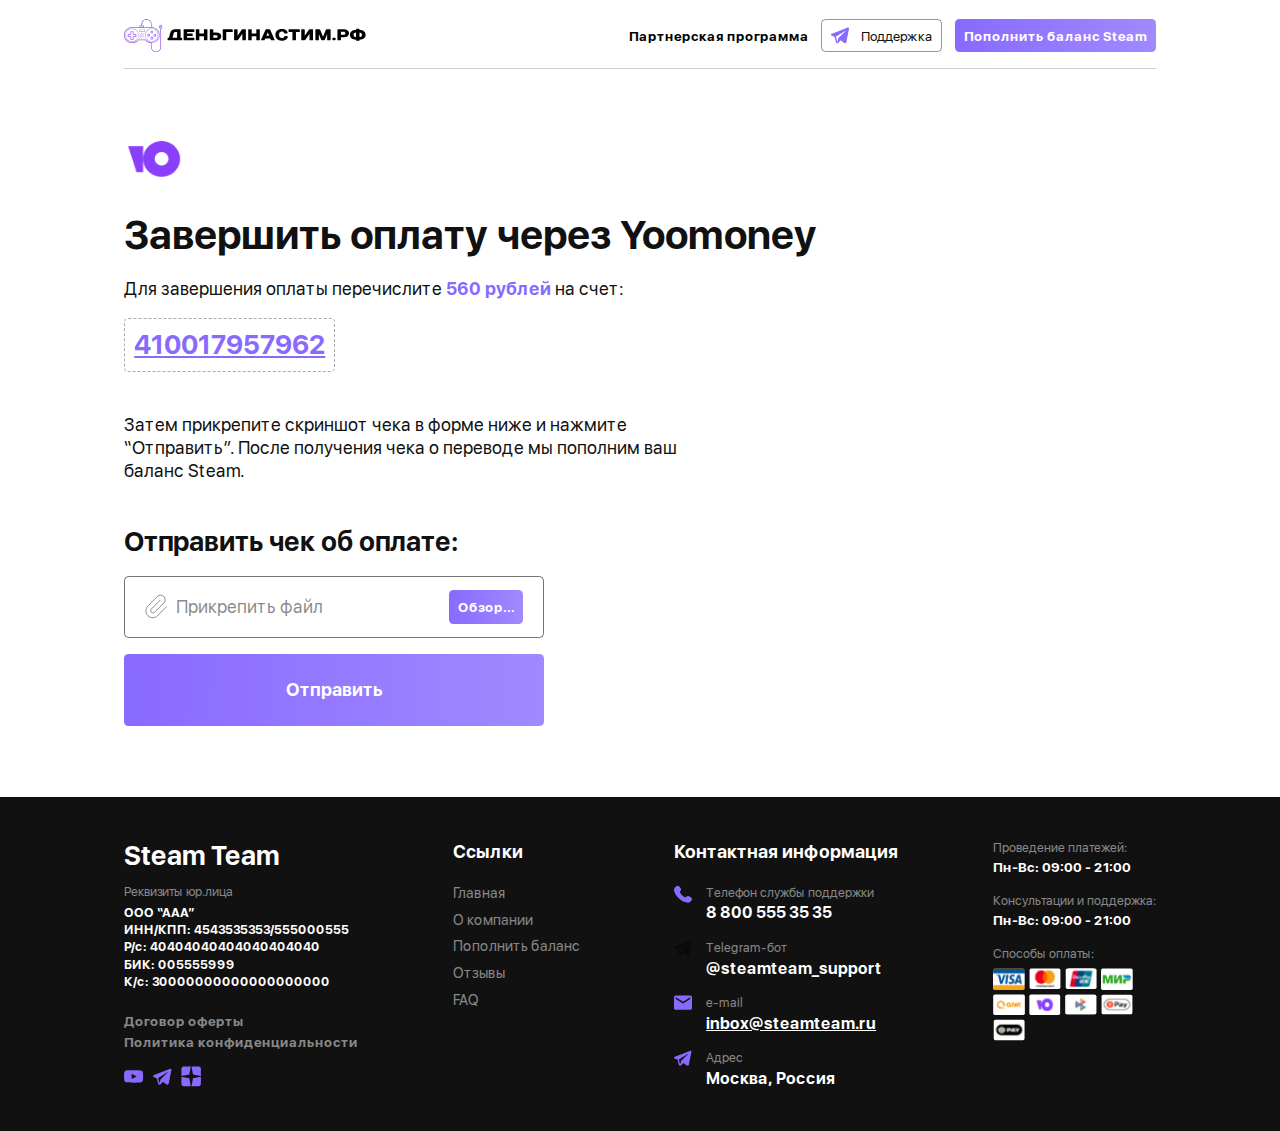
<file: yoomoney.html>
<!DOCTYPE html>
<html lang="ru">

<head>
    <meta charset="UTF-8">
    <meta name="viewport" content="width=device-width, initial-scale=1.0">
    <meta name="description" content="">
    <meta name="keywords" content="">
    <link rel="stylesheet" href="css/libs.min.css">
    <link rel="stylesheet" href="css/style.min.css">
    <title>Главная</title>
</head>

<body class="page">
    <div class="wrapper">
        <header class="header">
            <div class="container">
                <div class="header__inner">
                    <a href="" class="header__logo">
                        <svg xmlns="http://www.w3.org/2000/svg" xmlns:xlink="http://www.w3.org/1999/xlink" xmlns:xodm="http://www.corel.com/coreldraw/odm/2003" xml:space="preserve" width="161.104mm" height="22.177mm" version="1.1" style="shape-rendering:geometricPrecision; text-rendering:geometricPrecision; image-rendering:optimizeQuality; fill-rule:evenodd; clip-rule:evenodd" viewBox="0 0 16110.4 2217.7">
                            <defs>
                                <style type="text/css">
                                    .fil1 {
                                        fill: black;
                                        fill-rule: nonzero
                                    }

                                    .fil0 {
                                        fill: #9D69EA;
                                        fill-rule: nonzero
                                    }
                                </style>
                            </defs>
                            <g id="Слой_x0020_1">
                                <metadata id="CorelCorpID_0Corel-Layer" />
                                <g id="_2410451807472">
                                    <path class="fil0" d="M480.13 1334.64l105.77 0 0 -186.62 186.62 0 0 -105.76 -186.62 0 0 -186.62 -105.77 0 0 186.62 -186.62 0 0 105.76 186.62 0 0 186.62zm152.4 49.74l-202.17 0 0 -186.62 -186.62 0 0 -202.17 186.62 0 0 -186.59 202.17 0 0 186.59 186.62 0 0 202.17 -186.62 0 0 186.62z" />
                                    <path class="fil0" d="M533.01 665.91c-230.15,0 -416.77,183.52 -416.77,410.56 0,227.05 186.62,410.53 416.77,410.53 230.16,0 419.88,-183.48 419.88,-410.53 0,-227.04 -189.72,-410.56 -419.88,-410.56zm0 846c-242.6,0 -441.67,-195.93 -441.67,-435.44 0,-239.5 199.07,-435.46 441.67,-435.46 242.61,0 441.68,195.96 441.68,435.46 0,239.51 -195.97,435.44 -441.68,435.44z" />
                                    <path class="fil0" d="M1836.23 659.68c-230.16,0 -416.78,183.51 -416.78,410.56 0,227.05 186.62,410.56 416.78,410.56 230.15,0 416.77,-183.51 416.77,-410.56 0,-227.05 -186.62,-410.56 -416.77,-410.56zm0 845.99c-242.61,0 -441.68,-195.93 -441.68,-435.43 0,-239.46 199.07,-435.43 441.68,-435.43 242.6,0 441.67,195.97 441.67,435.43 0,239.5 -195.96,435.43 -441.67,435.43z" />
                                    <path class="fil0" d="M1845.56 830.76c-21.77,0 -43.53,18.66 -43.53,43.53 0,24.87 18.62,43.54 43.53,43.54 24.87,0 43.53,-18.67 43.53,-43.54 -3.1,-24.87 -21.76,-43.53 -43.53,-43.53zm0 136.84c-49.78,0 -90.21,-40.42 -90.21,-93.31 0,-49.77 40.43,-93.31 90.21,-93.31 49.78,0 90.21,40.43 90.21,93.31 0,49.78 -40.43,93.31 -90.21,93.31z" />
                                    <path class="fil0" d="M1851.78 1241.31c-21.77,0 -43.53,18.67 -43.53,43.54 0,24.87 18.66,43.56 43.53,43.56 24.91,0 43.53,-18.69 43.53,-43.56 -3.1,-21.77 -21.76,-43.54 -43.53,-43.54zm0 136.85c-49.78,0 -90.21,-40.43 -90.21,-93.31 0,-49.78 40.43,-93.28 90.21,-93.28 49.78,0 90.2,40.39 90.2,93.28 0,52.88 -40.42,93.31 -90.2,93.31z" />
                                    <path class="fil0" d="M2053.96 1051.59c-21.77,0 -43.54,18.66 -43.54,43.53 0,24.87 18.63,43.57 43.54,43.57 21.76,0 43.53,-18.7 43.53,-43.57 0,-24.87 -18.66,-43.53 -43.53,-43.53zm0 136.84c-49.78,0 -90.21,-40.43 -90.21,-93.31 0,-49.74 40.43,-93.31 90.21,-93.31 49.77,0 90.2,40.43 90.2,93.31 0,49.78 -40.43,93.31 -90.2,93.31z" />
                                    <path class="fil0" d="M1640.29 1032.92c-21.77,0 -43.54,18.66 -43.54,43.53 0,24.91 18.63,43.57 43.54,43.57 24.87,0 43.53,-18.66 43.53,-43.57 0,-24.87 -18.66,-43.53 -43.53,-43.53zm0 136.88c-49.78,0 -90.21,-40.47 -90.21,-93.35 0,-49.74 40.43,-93.31 90.21,-93.31 49.77,0 90.2,40.47 90.2,93.31 3.11,52.88 -37.32,93.35 -90.2,93.35z" />
                                    <path class="fil0" d="M1024.44 824.53l332.82 0 0 -105.76 -332.82 0 0 105.76zm357.69 24.88l-379.45 0 0 -152.4 382.55 0 0 152.4 -3.1 0z" />
                                    <polygon class="fil0" points="1172.91,914.6 1192.88,929.41 1033.28,1144.11 1013.35,1129.26 " />
                                    <polygon class="fil0" points="1296.02,933.05 1315.56,948.43 1021.41,1322.51 1001.87,1307.13 " />
                                    <polygon class="fil0" points="1312.47,1088.66 1332.05,1104.04 1182.08,1294.75 1162.54,1279.37 " />
                                    <path class="fil0" d="M2486.29 575.72l-93.31 0 0 -62.19 93.31 0 0 62.19zm-1035.76 793.12l-6.21 -9.32 -497.63 0 -6.24 9.32c-96.42,118.18 -239.5,186.61 -395.01,186.61 -276.79,0 -500.76,-217.69 -500.76,-485.21 0,-267.47 223.97,-485.21 500.76,-485.21 34.22,0 71.55,3.14 108.87,12.46l1073.04 0 6.25 0c34.22,-9.32 71.54,-12.46 105.73,-12.46 270.61,0 491.45,217.74 491.45,485.21 0,267.52 -220.84,485.21 -491.45,485.21 -155.51,0 -295.49,-68.43 -388.8,-186.61zm-245.67 -936.21l0 -87.1c0,-161.71 133.73,-295.45 295.45,-295.45 161.75,0 295.48,133.74 295.48,295.45l0 192.83c-24.87,3.14 -46.67,6.25 -71.54,9.35l-404.35 0 0 -118.18 -115.04 0 0 3.1zm-121.32 46.68l186.61 0 0 62.19 -186.61 0 0 -62.19zm1415.2 -15.56l0 -77.75 -49.78 0 0 77.75 -24.87 0 0 -77.75 -49.78 0 0 77.75 -31.11 0 0 158.61 71.54 0 0 1253.49c0,158.61 -127.53,286.14 -286.14,286.14 -158.6,0 -286.17,-127.53 -286.17,-286.14l0 -270.62c295.49,-3.1 534.99,-242.6 534.99,-534.99 0,-292.38 -239.5,-531.88 -534.99,-534.95l0 -189.76c0,-189.72 -155.5,-345.23 -345.23,-345.23 -189.72,0 -345.23,155.51 -345.23,345.23l0 87.1 -121.32 0 0 115.08 -370.13 0c-40.43,-9.35 -77.75,-12.42 -115.08,-12.42 -304.8,0 -550.51,239.47 -550.51,534.95 0,295.49 245.71,534.99 547.41,534.99 164.85,0 320.36,-71.54 426.12,-195.97l450.99 0c93.31,115.12 230.15,183.52 376.34,195.97l0 276.79c0,183.52 149.3,335.95 335.92,335.95 183.51,0 335.91,-149.33 335.91,-335.95l0 -1256.56 71.55 0 0 -158.61 -40.43 0 0 -3.1z" />
                                    <path class="fil1" d="M3536.57 1244.41l-301.63 0 68.8 -285.75c13.75,-58.2 52.91,-95.25 121.7,-95.25l111.13 0 0 381zm232.83 0l0 -523.87c0,-21.17 -15.87,-37.04 -37.04,-37.04l-306.92 0c-211.66,0 -318.55,105.83 -359.83,275.16l-68.79 285.75 -58.21 0c-21.17,0 -37.04,15.88 -37.04,37.05l0 105.83c0,21.17 15.87,37.08 37.04,37.08l899.58 0c21.17,0 37.05,-15.91 37.05,-37.08l0 -105.83c0,-21.17 -15.88,-37.05 -37.05,-37.05l-68.79 0z" />
                                    <path class="fil1" d="M4690.14 720.55c0,-21.16 -15.87,-37.04 -37.04,-37.04l-645.58 0c-21.17,0 -37.05,15.88 -37.05,37.04l0 666.72c0,21.2 15.88,37.07 37.05,37.07l645.58 0c21.17,0 37.04,-15.87 37.04,-37.07l0 -105.84c0,-21.13 -15.87,-37 -37.04,-37l-449.79 0 0 -105.84 333.37 0c21.17,0 37.04,-15.87 37.04,-37.04l0 -105.83c0,-21.17 -15.87,-37.04 -37.04,-37.04l-333.37 0 0 -95.25 449.79 0c21.17,0 37.04,-15.88 37.04,-37.04l0 -105.84z" />
                                    <path class="fil1" d="M5557.98 720.55c0,-21.16 -15.88,-37.04 -37.04,-37.04l-158.75 0c-21.17,0 -37.05,15.88 -37.05,37.04l0 248.71 -306.91 0 0 -248.71c0,-21.16 -15.88,-37.04 -37.04,-37.04l-158.75 0c-21.17,0 -37.05,15.88 -37.05,37.04l0 666.72c0,21.2 15.88,37.07 37.05,37.07l158.75 0c21.16,0 37.04,-15.87 37.04,-37.07l0 -238.13 306.91 0 0 238.13c0,21.2 15.88,37.07 37.05,37.07l158.75 0c21.16,0 37.04,-15.87 37.04,-37.07l0 -666.72z" />
                                    <path class="fil1" d="M6235.32 1165.04c0,52.92 -37.04,89.96 -111.13,89.96l-174.62 0 0 -179.92 174.62 0c74.09,0 111.13,37.04 111.13,89.96zm243.42 0c0,-148.17 -111.13,-259.29 -354.55,-259.29l-174.62 0 0 -185.21c0,-21.17 -15.88,-37.04 -37.04,-37.04l-158.75 0c-21.17,0 -37.04,15.87 -37.04,37.04l0 666.75c0,21.17 15.87,37.08 37.04,37.08l370.41 0c243.42,0 354.55,-111.16 354.55,-259.33z" />
                                    <path class="fil1" d="M7246.02 720.55c0,-21.16 -15.87,-37.04 -37.04,-37.04l-592.67 0c-21.16,0 -37.04,15.88 -37.04,37.04l0 666.72c0,21.2 15.88,37.07 37.04,37.07l158.75 0c21.17,0 37.05,-15.87 37.05,-37.07l0 -523.84 396.87 0c21.17,0 37.04,-15.88 37.04,-37.04l0 -105.84z" />
                                    <path class="fil1" d="M7886.31 1001l0 386.29c0,21.17 15.88,37.04 37.04,37.04l158.75 0c21.17,0 37.04,-15.87 37.04,-37.04l0 -666.75c0,-21.16 -15.87,-37.04 -37.04,-37.04l-179.91 0c-26.46,0 -47.63,21.17 -58.21,37.04l-264.59 386.29 -10.58 0 0 -386.29c0,-21.16 -15.87,-37.04 -37.04,-37.04l-158.75 0c-21.17,0 -37.04,15.88 -37.04,37.04l0 666.75c0,21.17 15.87,37.04 37.04,37.04l179.92 0c26.45,0 47.62,-21.16 58.2,-37.04l264.59 -386.29 10.58 0z" />
                                    <path class="fil1" d="M9050.5 720.55c0,-21.16 -15.88,-37.04 -37.08,-37.04l-158.75 0c-21.13,0 -37.04,15.88 -37.04,37.04l0 248.71 -306.92 0 0 -248.71c0,-21.16 -15.84,-37.04 -37.04,-37.04l-158.75 0c-21.13,0 -37.01,15.88 -37.01,37.04l0 666.72c0,21.2 15.88,37.07 37.01,37.07l158.75 0c21.2,0 37.04,-15.87 37.04,-37.07l0 -238.13 306.92 0 0 238.13c0,21.2 15.91,37.07 37.04,37.07l158.75 0c21.2,0 37.08,-15.87 37.08,-37.07l0 -666.72z" />
                                    <path class="fil1" d="M9577.53 905.76l10.58 0 84.67 211.67 -185.21 0 89.96 -211.67zm206.41 481.51c8.43,21.2 26.46,37.07 47.59,37.07l179.91 0c21.17,0 35.99,-15.87 26.46,-37.07l-296.33 -667.78c-9.53,-21.16 -26.46,-35.98 -47.63,-35.98l-216.95 0c-21.17,0 -38.1,15.88 -47.63,37.04l-296.33 666.72c-9.53,21.2 5.29,37.07 26.46,37.07l169.33 0c21.17,0 39.19,-15.87 47.62,-37.07l37.08 -95.22 333.34 0 37.08 95.22z" />
                                    <path class="fil1" d="M10522.62 662.33c-280.46,0 -433.92,153.46 -433.92,391.58 0,238.16 153.46,391.59 433.92,391.59 254,0 391.62,-137.59 391.62,-264.59 0,-26.45 -15.91,-42.33 -42.37,-42.33l-132.29 0c-31.75,0 -48.65,15.88 -63.47,42.33 -26.45,47.63 -68.82,89.96 -153.49,89.96 -116.42,0 -190.46,-74.08 -190.46,-216.96 0,-142.87 74.04,-216.95 190.46,-216.95 79.37,0 116.42,37.04 142.87,79.37 15.88,26.46 31.75,42.33 63.54,42.33l132.29 0c26.46,0 42.3,-15.87 42.3,-42.33 0,-121.71 -132.29,-254 -381,-254z" />
                                    <path class="fil1" d="M11718.55 720.55c0,-21.16 -15.87,-37.04 -37.04,-37.04l-677.33 0c-21.21,0 -37.05,15.88 -37.05,37.04l0 105.84c0,21.16 15.84,37.04 37.05,37.04l222.25 0 0 523.84c0,21.2 15.87,37.07 37.04,37.07l158.75 0c21.16,0 37,-15.87 37,-37.07l0 -523.84 222.29 0c21.17,0 37.04,-15.88 37.04,-37.04l0 -105.84z" />
                                    <path class="fil1" d="M12364.13 1001l0 386.29c0,21.17 15.87,37.04 37.04,37.04l158.75 0c21.17,0 37.04,-15.87 37.04,-37.04l0 -666.75c0,-21.16 -15.87,-37.04 -37.04,-37.04l-179.92 0c-26.46,0 -47.62,21.17 -58.21,37.04l-264.58 386.29 -10.58 0 0 -386.29c0,-21.16 -15.88,-37.04 -37.04,-37.04l-158.75 0c-21.17,0 -37.05,15.88 -37.05,37.04l0 666.75c0,21.17 15.88,37.04 37.05,37.04l179.91 0c26.46,0 47.63,-21.16 58.21,-37.04l264.58 -386.29 10.59 0z" />
                                    <path class="fil1" d="M13328.27 1424.35c31.72,0 51.86,-21.2 58.18,-37.08l141.85 -349.21 10.58 0 0 349.21c0,21.21 15.88,37.08 37.04,37.08l158.75 0c21.17,0 37.04,-15.87 37.04,-37.08l0 -666.71c0,-21.17 -15.87,-37.04 -37.04,-37.04l-222.25 0c-31.75,0 -51.86,21.17 -58.21,37.04l-185.2 449.79 -10.59 0 -185.21 -449.79c-6.35,-15.87 -26.45,-37.04 -58.2,-37.04l-222.25 0c-21.17,0 -37.05,15.87 -37.05,37.04l0 666.71c0,21.21 15.88,37.08 37.05,37.08l158.75 0c21.16,0 37.04,-15.87 37.04,-37.08l0 -349.21 10.58 0 142.88 349.21c6.31,15.88 26.45,37.08 58.2,37.08l128.06 0z" />
                                    <path class="fil1" d="M13893.4 1371.44c0,26.45 26.46,52.91 52.92,52.91l105.83 0c26.46,0 52.92,-26.46 52.92,-52.91l0 -74.12c0,-26.46 -26.46,-52.92 -52.92,-52.92l-105.83 0c-26.46,0 -52.92,26.46 -52.92,52.92l0 74.12z" />
                                    <path class="fil1" d="M14459.64 1053.92l0 -201.09 174.59 0c79.38,0 121.71,42.34 121.71,100.55 0,58.2 -42.33,100.54 -121.71,100.54l-174.59 0zm539.75 -100.54c0,-153.46 -116.42,-269.88 -365.16,-269.88l-370.42 0c-21.13,0 -37.04,15.88 -37.04,37.04l0 666.75c0,21.17 15.91,37.04 37.04,37.04l158.75 0c21.21,0 37.08,-15.87 37.08,-37.04l0 -164.04 174.59 0c248.74,0 365.16,-116.42 365.16,-269.87z" />
                                    <path class="fil1" d="M15697.88 900.46c100.54,0 164.04,63.5 164.04,153.45 0,89.96 -63.5,153.46 -164.04,153.46l0 -306.91zm-232.84 306.91c-100.54,0 -164.04,-63.5 -164.04,-153.46 0,-89.95 63.5,-153.45 164.04,-153.45l0 306.91zm37.05 -555.62c-21.17,0 -37.05,15.87 -37.05,37.04l0 42.33c-269.87,0 -407.45,137.59 -407.45,322.79 0,185.25 137.58,322.8 407.45,322.8l0 42.33c0,21.17 15.88,37.04 37.05,37.04l158.75 0c21.16,0 37.04,-15.87 37.04,-37.04l0 -42.33c269.87,0 407.46,-137.55 407.46,-322.8 0,-185.2 -137.59,-322.79 -407.46,-322.79l0 -42.33c0,-21.17 -15.88,-37.04 -37.04,-37.04l-158.75 0z" />
                                </g>
                            </g>
                        </svg>
                    </a>

                    <div class="header__nav">
                        <button class="header__partners">
                            <span>Партнерская программа</span>
                        </button>
                        <a href="" class="header__btn header__support m-btn m-btn-outline">
                            <svg width="21" height="19" viewBox="0 0 21 19" fill="none" xmlns="http://www.w3.org/2000/svg">
                                <path fill-rule="evenodd" clip-rule="evenodd" d="M17.2317 17.216V17.214L17.2502 17.1699L20.3215 1.68508V1.63592C20.3215 1.24982 20.1782 0.912882 19.8689 0.711128C19.5975 0.533953 19.2851 0.521664 19.066 0.53805C18.862 0.556501 18.6607 0.597722 18.4658 0.660946C18.3827 0.687732 18.3007 0.717796 18.22 0.751069L18.2067 0.75619L1.08327 7.47346L1.07815 7.47551C1.02609 7.49328 0.975132 7.51414 0.925552 7.53798C0.803771 7.59269 0.68693 7.65779 0.576323 7.73256C0.356135 7.88413 -0.0627338 8.24053 0.00793116 8.80585C0.0663066 9.2749 0.388908 9.5719 0.607047 9.72654C0.735806 9.81678 0.874238 9.89235 1.01977 9.95185L1.05254 9.96619L1.06278 9.96926L1.06995 9.97233L4.06656 10.9811C4.05632 11.1685 4.07475 11.36 4.12493 11.5495L5.62528 17.2426C5.70725 17.553 5.88436 17.8298 6.13174 18.0343C6.37912 18.2389 6.68435 18.3607 7.00456 18.3829C7.32476 18.405 7.64387 18.3263 7.91705 18.1578C8.19023 17.9893 8.40376 17.7395 8.52767 17.4434L10.8709 14.9383L14.8947 18.023L14.952 18.0476C15.3176 18.2074 15.6587 18.2575 15.971 18.2156C16.2834 18.1725 16.5312 18.0415 16.7176 17.893C16.9332 17.7182 17.105 17.4955 17.2195 17.2426L17.2277 17.2252L17.2307 17.2191L17.2317 17.216ZM5.60992 11.1583C5.59331 11.0951 5.59726 11.0283 5.6212 10.9675C5.64514 10.9067 5.68782 10.8552 5.74306 10.8203L15.9035 4.3683C15.9035 4.3683 16.5015 4.00473 16.48 4.3683C16.48 4.3683 16.5865 4.43179 16.266 4.72981C15.9629 5.0135 9.02437 11.7123 8.32182 12.3903C8.28275 12.4282 8.25539 12.4766 8.24296 12.5296L7.11027 16.8514L5.60992 11.1573V11.1583Z" fill="#886AFF" />
                            </svg>
                            <span>Поддержка</span>
                        </a>
                        <a href="index.html" class="header__btn m-btn m-btn-primary">
                            <span class="_view1">Пополнить баланс Steam</span>
                            <span class="_view2">Пополнить баланс</span>
                        </a>
                    </div>
                </div>
            </div>

        </header>
        <main class="content">

            <section class="yoomoney">
                <div class="container">
                    <img src="img/yoomoney.png" alt="" class="yoomoney__img">
                    <h1 class="text45 bold-text">
                        Завершить оплату через Yoomoney
                    </h1>
                    <div class="yoomoney__desc">
                        <div class="text20">
                            Для завершения оплаты перечислите <span>560 рублей</span> на счет:
                        </div>
                    </div>
                    <div class="yoomoney__card">
                        <span class="text30 bold-text">410017957962</span>
                    </div>
                    <div class="yoomoney__desc2">
                        <div class="text20">
                            Затем прикрепите скриншот чека в форме ниже и нажмите “Отправить”.
                            После получения чека о переводе мы пополним ваш баланс Steam.
                        </div>
                    </div>
                    <form class="yoomoney-form">
                        <div class="text30 bold-text">
                            Отправить чек об оплате:
                        </div>
                        <div class="file-input">
                            <div class="file-input__wrap">
                                <svg width="25" height="28" viewBox="0 0 25 28" fill="none" xmlns="http://www.w3.org/2000/svg">
                                    <path opacity="0.5" d="M24.541 14.0358L14.0846 24.4923C12.633 25.9065 10.6829 26.692 8.65642 26.6788C6.62992 26.6656 4.69018 25.8548 3.2572 24.4218C1.82422 22.9888 1.01335 21.0491 1.00016 19.0226C0.986977 16.9961 1.77254 15.0459 3.18675 13.5944L13.9556 2.8256C14.919 1.86217 16.2257 1.32092 17.5882 1.32092C18.9507 1.32092 20.2574 1.86217 21.2208 2.8256C22.1842 3.78902 22.7255 5.09571 22.7255 6.4582C22.7255 7.82069 22.1842 9.12737 21.2208 10.0908L10.7625 20.5491C10.2808 21.0308 9.62748 21.3014 8.94624 21.3014C8.26499 21.3014 7.61165 21.0308 7.12993 20.5491C6.64822 20.0673 6.3776 19.414 6.3776 18.7328C6.3776 18.0515 6.64822 17.3982 7.12993 16.9165L17.2758 6.7706" stroke="black" />
                                </svg>
                                <span class="text20">Прикрепить файл</span>
                            </div>
                            <div class="file-input__btn m-btn m-btn-primary">
                                <input type="file">
                                <span>Обзор...</span>
                            </div>
                        </div>
                        <button class="main__btn m-btn m-btn-primary">
                            <span>Отправить</span>
                        </button>
                    </form>
                </div>
            </section>


        </main>
        <footer class="footer">
            <div class="container">
                <div class="footer__inner">
                    <div class="footer__col">
                        <div class="footer__title">
                            Steam Team
                        </div>
                        <div class="footer__requisite">
                            <div class="text14 white50-text">
                                Реквизиты юр.лица
                            </div>
                            <div class="footer__requisite-desc text14 bold-text">
                                ООО “ААА” <br>
                    ИНН/КПП: 4543535353/555000555 <br>
                    Р/с: 40404040404040404040 <br>
                    БИК: 005555999 <br>
                    К/с: 30000000000000000000
                            </div>
                        </div>
                        <div class="footer__links2">
                            <a href="" class="footer__link2 white50-text">
                                <span>Договор оферты</span>
                            </a>
                            <a href="" class="footer__link2 white50-text">
                                <span>Политика конфиденциальности</span>
                            </a>
                        </div>
                        <div class="socials">
                            <a href="" class="socials__item">
                                <img src="img/youtube.svg" alt="">
                            </a>
                            <a href="" class="socials__item">
                                <img src="img/tg2.svg" alt="">
                            </a>
                            <a href="" class="socials__item">
                                <img src="img/dzen.svg" alt="">
                            </a>
                        </div>
                    </div>
                    <div class="footer__col">
                        <div class="footer__subtitle">
                            <span class="text20 bold-text">
                    Ссылки
                </span>
                        </div>
                        <div class="footer__links">
                            <a href="" class="footer__link white50-text">
                                <span>Главная</span>
                            </a>
                            <a href="" class="footer__link white50-text">
                                <span>О компании</span>
                            </a>
                            <a href="" class="footer__link white50-text">
                                <span>Пополнить баланс</span>
                            </a>
                            <a href="" class="footer__link white50-text">
                                <span>Отзывы</span>
                            </a>
                            <a href="" class="footer__link white50-text">
                                <span>FAQ</span>
                            </a>
                        </div>
                    </div>
                    <div class="footer__col">
                        <div class="footer__subtitle">
                            <span class="text20 bold-text">
                    Контактная информация
                </span>
                        </div>
                        <div class="footer-contacts">
                            <div class="footer-contacts__item">
                                <div class="footer-contacts__icon">
                                    <img src="img/phone.svg" alt="">
                                </div>
                                <div class="footer-contacts__content">
                                    <div class="footer-contacts__title white50-text">
                                        Телефон службы поддержки
                                    </div>
                                    <div class="footer-contacts__desc">
                                        <a href="tel:88005553535">
                                            8 800 555 35 35
                                        </a>
                                    </div>
                                </div>
                            </div>
                            <div class="footer-contacts__item">
                                <div class="footer-contacts__icon">
                                    <img src="img/tg.svg" alt="">
                                </div>
                                <div class="footer-contacts__content">
                                    <div class="footer-contacts__title white50-text">
                                        Telegram-бот
                                    </div>
                                    <div class="footer-contacts__desc">
                                        <a href="">@steamteam_support</a>
                                    </div>
                                </div>
                            </div>
                            <div class="footer-contacts__item">
                                <div class="footer-contacts__icon">
                                    <img src="img/mail.svg" alt="">
                                </div>
                                <div class="footer-contacts__content">
                                    <div class="footer-contacts__title white50-text">
                                        e-mail
                                    </div>
                                    <div class="footer-contacts__desc">
                                        <a class="text-underline" href="mailto:inbox@steamteam.ru">
                                            inbox@steamteam.ru
                                        </a>
                                    </div>
                                </div>
                            </div>
                            <div class="footer-contacts__item">
                                <div class="footer-contacts__icon">
                                    <img src="img/tg2.svg" alt="">
                                </div>
                                <div class="footer-contacts__content">
                                    <div class="footer-contacts__title white50-text">
                                        Адрес
                                    </div>
                                    <div class="footer-contacts__desc">
                                        Москва, Россия
                                    </div>
                                </div>
                            </div>
                        </div>
                    </div>
                    <div class="footer__col">
                        <div class="footer-info">
                            <div class="footer-info__item">
                                <div class="footer-info__title text14 white50-text">
                                    Проведение платежей:
                                </div>
                                <div class="footer-info__desc text15">
                                    Пн-Вс: 09:00 - 21:00
                                </div>
                            </div>
                            <div class="footer-info__item">
                                <div class="footer-info__title text14 white50-text">
                                    Консультации и поддержка:
                                </div>
                                <div class="footer-info__desc text15">
                                    Пн-Вс: 09:00 - 21:00
                                </div>
                            </div>
                            <div class="footer-info__item">
                                <div class="footer-info__title text14 white50-text">
                                    Способы оплаты:
                                </div>
                                <div class="footer-pay">
                                    <div class="footer-pay__item">
                                        <img src="img/pay-way.svg" alt="">
                                    </div>
                                    <div class="footer-pay__item">
                                        <img src="img/pay-way2.svg" alt="">
                                    </div>
                                    <div class="footer-pay__item">
                                        <img src="img/pay-way3.svg" alt="">
                                    </div>
                                    <div class="footer-pay__item">
                                        <img src="img/pay-way4.svg" alt="">
                                    </div>
                                    <div class="footer-pay__item">
                                        <img src="img/pay-way5.svg" alt="">
                                    </div>
                                    <div class="footer-pay__item">
                                        <img src="img/pay-way6.svg" alt="">
                                    </div>
                                    <div class="footer-pay__item">
                                        <img src="img/pay-way7.svg" alt="">
                                    </div>
                                    <div class="footer-pay__item">
                                        <img src="img/pay-way8.svg" alt="">
                                    </div>
                                    <div class="footer-pay__item">
                                        <img src="img/pay-way9.svg" alt="">
                                    </div>
                                </div>
                            </div>
                        </div>
                    </div>
                </div>
            </div>

        </footer>
    </div>

    <script src="js/libs.min.js"></script>
    <script src="js/main.min.js"></script>

</body>

</html>
</file>
<file: css/libs.min.css>
@font-face{font-family:'swiper-icons';src:url("data:application/font-woff;charset=utf-8;base64, [base64]//wADZ2x5ZgAAAywAAADMAAAD2MHtryVoZWFkAAABbAAAADAAAAA2E2+eoWhoZWEAAAGcAAAAHwAAACQC9gDzaG10eAAAAigAAAAZAAAArgJkABFsb2NhAAAC0AAAAFoAAABaFQAUGG1heHAAAAG8AAAAHwAAACAAcABAbmFtZQAAA/gAAAE5AAACXvFdBwlwb3N0AAAFNAAAAGIAAACE5s74hXjaY2BkYGAAYpf5Hu/j+W2+MnAzMYDAzaX6QjD6/4//Bxj5GA8AuRwMYGkAPywL13jaY2BkYGA88P8Agx4j+/8fQDYfA1AEBWgDAIB2BOoAeNpjYGRgYNBh4GdgYgABEMnIABJzYNADCQAACWgAsQB42mNgYfzCOIGBlYGB0YcxjYGBwR1Kf2WQZGhhYGBiYGVmgAFGBiQQkOaawtDAoMBQxXjg/wEGPcYDDA4wNUA2CCgwsAAAO4EL6gAAeNpj2M0gyAACqxgGNWBkZ2D4/wMA+xkDdgAAAHjaY2BgYGaAYBkGRgYQiAHyGMF8FgYHIM3DwMHABGQrMOgyWDLEM1T9/w8UBfEMgLzE////P/5//f/V/xv+r4eaAAeMbAxwIUYmIMHEgKYAYjUcsDAwsLKxc3BycfPw8jEQA/[base64]/uznmfPFBNODM2K7MTQ45YEAZqGP81AmGGcF3iPqOop0r1SPTaTbVkfUe4HXj97wYE+yNwWYxwWu4v1ugWHgo3S1XdZEVqWM7ET0cfnLGxWfkgR42o2PvWrDMBSFj/IHLaF0zKjRgdiVMwScNRAoWUoH78Y2icB/yIY09An6AH2Bdu/UB+yxopYshQiEvnvu0dURgDt8QeC8PDw7Fpji3fEA4z/PEJ6YOB5hKh4dj3EvXhxPqH/SKUY3rJ7srZ4FZnh1PMAtPhwP6fl2PMJMPDgeQ4rY8YT6Gzao0eAEA409DuggmTnFnOcSCiEiLMgxCiTI6Cq5DZUd3Qmp10vO0LaLTd2cjN4fOumlc7lUYbSQcZFkutRG7g6JKZKy0RmdLY680CDnEJ+UMkpFFe1RN7nxdVpXrC4aTtnaurOnYercZg2YVmLN/d/gczfEimrE/fs/bOuq29Zmn8tloORaXgZgGa78yO9/cnXm2BpaGvq25Dv9S4E9+5SIc9PqupJKhYFSSl47+Qcr1mYNAAAAeNptw0cKwkAAAMDZJA8Q7OUJvkLsPfZ6zFVERPy8qHh2YER+3i/BP83vIBLLySsoKimrqKqpa2hp6+jq6RsYGhmbmJqZSy0sraxtbO3sHRydnEMU4uR6yx7JJXveP7WrDycAAAAAAAH//wACeNpjYGRgYOABYhkgZgJCZgZNBkYGLQZtIJsFLMYAAAw3ALgAeNolizEKgDAQBCchRbC2sFER0YD6qVQiBCv/H9ezGI6Z5XBAw8CBK/m5iQQVauVbXLnOrMZv2oLdKFa8Pjuru2hJzGabmOSLzNMzvutpB3N42mNgZGBg4GKQYzBhYMxJLMlj4GBgAYow/P/PAJJhLM6sSoWKfWCAAwDAjgbRAAB42mNgYGBkAIIbCZo5IPrmUn0hGA0AO8EFTQAA");font-weight:400;font-style:normal}:root{--swiper-theme-color: #007aff}.swiper{margin-left:auto;margin-right:auto;position:relative;overflow:hidden;list-style:none;padding:0;z-index:1}.swiper-vertical>.swiper-wrapper{flex-direction:column}.swiper-wrapper{position:relative;width:100%;height:100%;z-index:1;display:flex;transition-property:transform;box-sizing:content-box}.swiper-android .swiper-slide,.swiper-wrapper{transform:translate3d(0px, 0, 0)}.swiper-pointer-events{touch-action:pan-y}.swiper-pointer-events.swiper-vertical{touch-action:pan-x}.swiper-slide{flex-shrink:0;width:100%;height:100%;position:relative;transition-property:transform}.swiper-slide-invisible-blank{visibility:hidden}.swiper-autoheight,.swiper-autoheight .swiper-slide{height:auto}.swiper-autoheight .swiper-wrapper{align-items:flex-start;transition-property:transform, height}.swiper-backface-hidden .swiper-slide{transform:translateZ(0);-webkit-backface-visibility:hidden;backface-visibility:hidden}.swiper-3d,.swiper-3d.swiper-css-mode .swiper-wrapper{perspective:1200px}.swiper-3d .swiper-wrapper,.swiper-3d .swiper-slide,.swiper-3d .swiper-slide-shadow,.swiper-3d .swiper-slide-shadow-left,.swiper-3d .swiper-slide-shadow-right,.swiper-3d .swiper-slide-shadow-top,.swiper-3d .swiper-slide-shadow-bottom,.swiper-3d .swiper-cube-shadow{transform-style:preserve-3d}.swiper-3d .swiper-slide-shadow,.swiper-3d .swiper-slide-shadow-left,.swiper-3d .swiper-slide-shadow-right,.swiper-3d .swiper-slide-shadow-top,.swiper-3d .swiper-slide-shadow-bottom{position:absolute;left:0;top:0;width:100%;height:100%;pointer-events:none;z-index:10}.swiper-3d .swiper-slide-shadow{background:rgba(0,0,0,0.15)}.swiper-3d .swiper-slide-shadow-left{background-image:linear-gradient(to left, rgba(0,0,0,0.5), rgba(0,0,0,0))}.swiper-3d .swiper-slide-shadow-right{background-image:linear-gradient(to right, rgba(0,0,0,0.5), rgba(0,0,0,0))}.swiper-3d .swiper-slide-shadow-top{background-image:linear-gradient(to top, rgba(0,0,0,0.5), rgba(0,0,0,0))}.swiper-3d .swiper-slide-shadow-bottom{background-image:linear-gradient(to bottom, rgba(0,0,0,0.5), rgba(0,0,0,0))}.swiper-css-mode>.swiper-wrapper{overflow:auto;scrollbar-width:none;-ms-overflow-style:none}.swiper-css-mode>.swiper-wrapper::-webkit-scrollbar{display:none}.swiper-css-mode>.swiper-wrapper>.swiper-slide{scroll-snap-align:start start}.swiper-horizontal.swiper-css-mode>.swiper-wrapper{scroll-snap-type:x mandatory}.swiper-vertical.swiper-css-mode>.swiper-wrapper{scroll-snap-type:y mandatory}.swiper-centered>.swiper-wrapper::before{content:'';flex-shrink:0;order:9999}.swiper-centered.swiper-horizontal>.swiper-wrapper>.swiper-slide:first-child{margin-inline-start:var(--swiper-centered-offset-before)}.swiper-centered.swiper-horizontal>.swiper-wrapper::before{height:100%;min-height:1px;width:var(--swiper-centered-offset-after)}.swiper-centered.swiper-vertical>.swiper-wrapper>.swiper-slide:first-child{margin-block-start:var(--swiper-centered-offset-before)}.swiper-centered.swiper-vertical>.swiper-wrapper::before{width:100%;min-width:1px;height:var(--swiper-centered-offset-after)}.swiper-centered>.swiper-wrapper>.swiper-slide{scroll-snap-align:center center}.swiper-virtual .swiper-slide{-webkit-backface-visibility:hidden;transform:translateZ(0)}.swiper-virtual.swiper-css-mode .swiper-wrapper::after{content:'';position:absolute;left:0;top:0;pointer-events:none}.swiper-virtual.swiper-css-mode.swiper-horizontal .swiper-wrapper::after{height:1px;width:var(--swiper-virtual-size)}.swiper-virtual.swiper-css-mode.swiper-vertical .swiper-wrapper::after{width:1px;height:var(--swiper-virtual-size)}:root{--swiper-navigation-size: 44px}.swiper-button-prev,.swiper-button-next{position:absolute;top:50%;width:calc(var(--swiper-navigation-size) / 44 * 27);height:var(--swiper-navigation-size);margin-top:calc(0px - (var(--swiper-navigation-size) / 2));z-index:10;cursor:pointer;display:flex;align-items:center;justify-content:center;color:var(--swiper-navigation-color, var(--swiper-theme-color))}.swiper-button-prev.swiper-button-disabled,.swiper-button-next.swiper-button-disabled{opacity:0.35;cursor:auto;pointer-events:none}.swiper-button-prev:after,.swiper-button-next:after{font-family:swiper-icons;font-size:var(--swiper-navigation-size);text-transform:none !important;letter-spacing:0;text-transform:none;font-variant:initial;line-height:1}.swiper-button-prev,.swiper-rtl .swiper-button-next{left:10px;right:auto}.swiper-button-prev:after,.swiper-rtl .swiper-button-next:after{content:'prev'}.swiper-button-next,.swiper-rtl .swiper-button-prev{right:10px;left:auto}.swiper-button-next:after,.swiper-rtl .swiper-button-prev:after{content:'next'}.swiper-button-lock{display:none}.swiper-pagination{position:absolute;text-align:center;transition:300ms opacity;transform:translate3d(0, 0, 0);z-index:10}.swiper-pagination.swiper-pagination-hidden{opacity:0}.swiper-pagination-fraction,.swiper-pagination-custom,.swiper-horizontal>.swiper-pagination-bullets,.swiper-pagination-bullets.swiper-pagination-horizontal{bottom:10px;left:0;width:100%}.swiper-pagination-bullets-dynamic{overflow:hidden;font-size:0}.swiper-pagination-bullets-dynamic .swiper-pagination-bullet{transform:scale(0.33);position:relative}.swiper-pagination-bullets-dynamic .swiper-pagination-bullet-active{transform:scale(1)}.swiper-pagination-bullets-dynamic .swiper-pagination-bullet-active-main{transform:scale(1)}.swiper-pagination-bullets-dynamic .swiper-pagination-bullet-active-prev{transform:scale(0.66)}.swiper-pagination-bullets-dynamic .swiper-pagination-bullet-active-prev-prev{transform:scale(0.33)}.swiper-pagination-bullets-dynamic .swiper-pagination-bullet-active-next{transform:scale(0.66)}.swiper-pagination-bullets-dynamic .swiper-pagination-bullet-active-next-next{transform:scale(0.33)}.swiper-pagination-bullet{width:var(--swiper-pagination-bullet-width, var(--swiper-pagination-bullet-size, 8px));height:var(--swiper-pagination-bullet-height, var(--swiper-pagination-bullet-size, 8px));display:inline-block;border-radius:50%;background:var(--swiper-pagination-bullet-inactive-color, #000);opacity:var(--swiper-pagination-bullet-inactive-opacity, 0.2)}button.swiper-pagination-bullet{border:none;margin:0;padding:0;box-shadow:none;-webkit-appearance:none;appearance:none}.swiper-pagination-clickable .swiper-pagination-bullet{cursor:pointer}.swiper-pagination-bullet:only-child{display:none !important}.swiper-pagination-bullet-active{opacity:var(--swiper-pagination-bullet-opacity, 1);background:var(--swiper-pagination-color, var(--swiper-theme-color))}.swiper-vertical>.swiper-pagination-bullets,.swiper-pagination-vertical.swiper-pagination-bullets{right:10px;top:50%;transform:translate3d(0px, -50%, 0)}.swiper-vertical>.swiper-pagination-bullets .swiper-pagination-bullet,.swiper-pagination-vertical.swiper-pagination-bullets .swiper-pagination-bullet{margin:var(--swiper-pagination-bullet-vertical-gap, 6px) 0;display:block}.swiper-vertical>.swiper-pagination-bullets.swiper-pagination-bullets-dynamic,.swiper-pagination-vertical.swiper-pagination-bullets.swiper-pagination-bullets-dynamic{top:50%;transform:translateY(-50%);width:8px}.swiper-vertical>.swiper-pagination-bullets.swiper-pagination-bullets-dynamic .swiper-pagination-bullet,.swiper-pagination-vertical.swiper-pagination-bullets.swiper-pagination-bullets-dynamic .swiper-pagination-bullet{display:inline-block;transition:200ms transform, 200ms top}.swiper-horizontal>.swiper-pagination-bullets .swiper-pagination-bullet,.swiper-pagination-horizontal.swiper-pagination-bullets .swiper-pagination-bullet{margin:0 var(--swiper-pagination-bullet-horizontal-gap, 4px)}.swiper-horizontal>.swiper-pagination-bullets.swiper-pagination-bullets-dynamic,.swiper-pagination-horizontal.swiper-pagination-bullets.swiper-pagination-bullets-dynamic{left:50%;transform:translateX(-50%);white-space:nowrap}.swiper-horizontal>.swiper-pagination-bullets.swiper-pagination-bullets-dynamic .swiper-pagination-bullet,.swiper-pagination-horizontal.swiper-pagination-bullets.swiper-pagination-bullets-dynamic .swiper-pagination-bullet{transition:200ms transform, 200ms left}.swiper-horizontal.swiper-rtl>.swiper-pagination-bullets-dynamic .swiper-pagination-bullet{transition:200ms transform, 200ms right}.swiper-pagination-progressbar{background:rgba(0,0,0,0.25);position:absolute}.swiper-pagination-progressbar .swiper-pagination-progressbar-fill{background:var(--swiper-pagination-color, var(--swiper-theme-color));position:absolute;left:0;top:0;width:100%;height:100%;transform:scale(0);transform-origin:left top}.swiper-rtl .swiper-pagination-progressbar .swiper-pagination-progressbar-fill{transform-origin:right top}.swiper-horizontal>.swiper-pagination-progressbar,.swiper-pagination-progressbar.swiper-pagination-horizontal,.swiper-vertical>.swiper-pagination-progressbar.swiper-pagination-progressbar-opposite,.swiper-pagination-progressbar.swiper-pagination-vertical.swiper-pagination-progressbar-opposite{width:100%;height:4px;left:0;top:0}.swiper-vertical>.swiper-pagination-progressbar,.swiper-pagination-progressbar.swiper-pagination-vertical,.swiper-horizontal>.swiper-pagination-progressbar.swiper-pagination-progressbar-opposite,.swiper-pagination-progressbar.swiper-pagination-horizontal.swiper-pagination-progressbar-opposite{width:4px;height:100%;left:0;top:0}.swiper-pagination-lock{display:none}.swiper-scrollbar{border-radius:10px;position:relative;-ms-touch-action:none;background:rgba(0,0,0,0.1)}.swiper-horizontal>.swiper-scrollbar{position:absolute;left:1%;bottom:3px;z-index:50;height:5px;width:98%}.swiper-vertical>.swiper-scrollbar{position:absolute;right:3px;top:1%;z-index:50;width:5px;height:98%}.swiper-scrollbar-drag{height:100%;width:100%;position:relative;background:rgba(0,0,0,0.5);border-radius:10px;left:0;top:0}.swiper-scrollbar-cursor-drag{cursor:move}.swiper-scrollbar-lock{display:none}.swiper-zoom-container{width:100%;height:100%;display:flex;justify-content:center;align-items:center;text-align:center}.swiper-zoom-container>img,.swiper-zoom-container>svg,.swiper-zoom-container>canvas{max-width:100%;max-height:100%;object-fit:contain}.swiper-slide-zoomed{cursor:move}.swiper-lazy-preloader{width:42px;height:42px;position:absolute;left:50%;top:50%;margin-left:-21px;margin-top:-21px;z-index:10;transform-origin:50%;box-sizing:border-box;border:4px solid var(--swiper-preloader-color, var(--swiper-theme-color));border-radius:50%;border-top-color:transparent}.swiper-slide-visible .swiper-lazy-preloader{animation:swiper-preloader-spin 1s infinite linear}.swiper-lazy-preloader-white{--swiper-preloader-color: #fff}.swiper-lazy-preloader-black{--swiper-preloader-color: #000}@keyframes swiper-preloader-spin{0%{transform:rotate(0deg)}100%{transform:rotate(360deg)}}.swiper .swiper-notification{position:absolute;left:0;top:0;pointer-events:none;opacity:0;z-index:-1000}.swiper-free-mode>.swiper-wrapper{transition-timing-function:ease-out;margin:0 auto}.swiper-grid>.swiper-wrapper{flex-wrap:wrap}.swiper-grid-column>.swiper-wrapper{flex-wrap:wrap;flex-direction:column}.swiper-fade.swiper-free-mode .swiper-slide{transition-timing-function:ease-out}.swiper-fade .swiper-slide{pointer-events:none;transition-property:opacity}.swiper-fade .swiper-slide .swiper-slide{pointer-events:none}.swiper-fade .swiper-slide-active,.swiper-fade .swiper-slide-active .swiper-slide-active{pointer-events:auto}.swiper-cube{overflow:visible}.swiper-cube .swiper-slide{pointer-events:none;-webkit-backface-visibility:hidden;backface-visibility:hidden;z-index:1;visibility:hidden;transform-origin:0 0;width:100%;height:100%}.swiper-cube .swiper-slide .swiper-slide{pointer-events:none}.swiper-cube.swiper-rtl .swiper-slide{transform-origin:100% 0}.swiper-cube .swiper-slide-active,.swiper-cube .swiper-slide-active .swiper-slide-active{pointer-events:auto}.swiper-cube .swiper-slide-active,.swiper-cube .swiper-slide-next,.swiper-cube .swiper-slide-prev,.swiper-cube .swiper-slide-next+.swiper-slide{pointer-events:auto;visibility:visible}.swiper-cube .swiper-slide-shadow-top,.swiper-cube .swiper-slide-shadow-bottom,.swiper-cube .swiper-slide-shadow-left,.swiper-cube .swiper-slide-shadow-right{z-index:0;-webkit-backface-visibility:hidden;backface-visibility:hidden}.swiper-cube .swiper-cube-shadow{position:absolute;left:0;bottom:0px;width:100%;height:100%;opacity:0.6;z-index:0}.swiper-cube .swiper-cube-shadow:before{content:'';background:#000;position:absolute;left:0;top:0;bottom:0;right:0;filter:blur(50px)}.swiper-flip{overflow:visible}.swiper-flip .swiper-slide{pointer-events:none;-webkit-backface-visibility:hidden;backface-visibility:hidden;z-index:1}.swiper-flip .swiper-slide .swiper-slide{pointer-events:none}.swiper-flip .swiper-slide-active,.swiper-flip .swiper-slide-active .swiper-slide-active{pointer-events:auto}.swiper-flip .swiper-slide-shadow-top,.swiper-flip .swiper-slide-shadow-bottom,.swiper-flip .swiper-slide-shadow-left,.swiper-flip .swiper-slide-shadow-right{z-index:0;-webkit-backface-visibility:hidden;backface-visibility:hidden}.swiper-creative .swiper-slide{-webkit-backface-visibility:hidden;backface-visibility:hidden;overflow:hidden;transition-property:transform, opacity, height}.swiper-cards{overflow:visible}.swiper-cards .swiper-slide{transform-origin:center bottom;-webkit-backface-visibility:hidden;backface-visibility:hidden;overflow:hidden}

/*# sourceMappingURL=../sourcemaps/libs.min.css.map */
</file>
<file: css/style.min.css>
@font-face{font-family:"SF UI Display";src:url(../fonts/SFUIDisplay-Regular.ttf) format("ttf"),url(../fonts/SFUIDisplay-Regular.woff) format("woff");font-weight:400;font-style:normal;font-display:swap}@font-face{font-family:"SF UI Display";src:url(../fonts/SFUIDisplay-Bold.ttf) format("ttf"),url(../fonts/SFUIDisplay-Bold.woff) format("woff");font-weight:700;font-style:normal;font-display:swap}@font-face{font-family:"SF UI Display";src:url(../fonts/SFUIDisplay-heavy.ttf) format("ttf"),url(../fonts/SFUIDisplay-heavy.woff) format("woff");font-weight:800;font-style:normal;font-display:swap}*,::after,::before{margin:0;padding:0;-webkit-box-sizing:border-box;box-sizing:border-box;-webkit-font-smoothing:antialiased!important;-webkit-tap-highlight-color:transparent;outline:0!important}h1,h2,h3,h4,h5,h6{font-weight:400;font-size:1em}a,body,div,form,h1,h2,h3,h4,h5,li,p,ul{margin:0;padding:0;border:0;text-decoration:none;line-height:1}button,input,textarea{outline:0!important;-webkit-transition:.125s;-o-transition:.125s;transition:.125s;font-family:inherit}input:active,input[type=checkbox]:focus,input[type=file]:focus,input[type=radio]:focus,input[type=text]:focus{outline:0!important}::-webkit-input-placeholder{color:#222}::-moz-placeholder{color:#222}:-moz-placeholder{color:#222}:-ms-input-placeholder{color:#222}input::-webkit-inner-spin-button,input::-webkit-outer-spin-button{-webkit-appearance:none;margin:0}input[type=number]{-moz-appearance:textfield}svg{-ms-flex-negative:0;flex-shrink:0}path,svg{-webkit-transition:.125s;-o-transition:.125s;transition:.125s}a{color:inherit;text-decoration:none;-webkit-transition:125ms;-o-transition:125ms;transition:125ms}a:focus,a:hover{text-decoration:none!important}li,ul{margin:0;padding:0;list-style:none}i{line-height:100%}fieldset{min-width:0;padding:0;margin:0;border:0}button{cursor:pointer;border:none;outline:0;-webkit-box-sizing:border-box;box-sizing:border-box;-webkit-transition:125ms;-o-transition:125ms;transition:125ms;background-color:inherit;font-size:1em}.swiper-button-next,.swiper-button-prev{z-index:2}.swiper-button-next::after,.swiper-button-prev::after{display:none}html{height:100%;scroll-behavior:smooth;width:100%;font-size:1440px}@media screen and (max-width:1440px){html{font-size:100vw}}html.fixed-body{overflow-y:hidden}.wrapper{min-height:100vh;display:-webkit-box;display:-ms-flexbox;display:flex;-webkit-box-orient:vertical;-webkit-box-direction:normal;-ms-flex-direction:column;flex-direction:column;-ms-flex-negative:0;flex-shrink:0}.content{-webkit-box-flex:1;-ms-flex-positive:1;flex-grow:1;display:-webkit-box;display:-ms-flexbox;display:flex;-webkit-box-orient:vertical;-webkit-box-direction:normal;-ms-flex-direction:column;flex-direction:column;width:100%}.page{width:calc(100vw - (100vw - 100%));overflow-x:hidden;font-family:"SF UI Display",sans-serif;font-weight:400;color:#111;font-size:1.1111111%}.page.fixed-body{overflow-y:hidden}.container{max-width:1440px;width:100%;margin:0 auto;padding:0 8.75em}a:hover{color:#886aff}@media screen and (max-width:992px){.page{font-size:2.08333%}.container{padding:0 1.25em}}@media screen and (max-width:576px){.page{font-size:4.4444%}.container{padding:0 .625em}}.text60{font-size:3.75em;line-height:120%}.text45{font-size:2.8125em;line-height:120%}.text40{font-size:2.5em;line-height:120%}.text30{font-size:1.875em;line-height:130%}.text24{font-size:1.5em;line-height:121%}.text p,.text20{font-size:1.25em;line-height:130%}.text18{font-size:1.125em;line-height:130%}.text16{font-size:1em;line-height:140%}.text15{font-size:.9375em;line-height:120%}.text14{font-size:.875em;line-height:121%}.bold-text{font-weight:700}.text-underline{text-decoration:underline}.dark-text{color:#555}.primary-text{color:#886aff}.white50-text{color:rgba(255,255,255,.5)}.m-btn{display:-webkit-box;display:-ms-flexbox;display:flex;-webkit-box-align:center;-ms-flex-align:center;align-items:center;-webkit-box-pack:center;-ms-flex-pack:center;justify-content:center;-webkit-transition:.225s ease-out;-o-transition:.225s ease-out;transition:.225s ease-out;padding:0 .625em;border-radius:.3125em;height:2.375em}.m-btn:focus{-webkit-box-shadow:none;box-shadow:none}.m-btn span{font-size:.9375em;line-height:120%}.m-btn svg{width:1.3125em;height:auto;-ms-flex-negative:0;flex-shrink:0;margin-right:.75em}.m-btn-primary{color:#fff;background-image:-o-linear-gradient(357.84deg,#886aff 0,#a58fff 59.24%,#886aff 99.01%);background-image:linear-gradient(92.16deg,#886aff 0,#a58fff 59.24%,#886aff 99.01%);background-position:left top;background-size:200% auto;font-weight:700}.m-btn-primary:hover{color:#fff;background-position:center}.m-btn-outline{border:1px solid rgba(17,17,17,.44);color:#111}.m-btn-outline:hover{background-color:#886aff;border-color:#886aff;color:#fff}.m-btn-outline:hover path{fill:#fff}@media screen and (max-width:576px){.m-btn{height:2.1875em}.m-btn span{font-size:.75em}}.fg{position:relative;margin:0}.fg input{border:1px solid rgba(17,17,17,.55);border-radius:.5em;padding:0 1em;height:3.4em;width:100%;font-size:1.25em;line-height:120%;background-color:transparent;color:#111}.fg input::-webkit-input-placeholder{color:rgba(17,17,17,.5)}.fg input::-moz-placeholder{color:rgba(17,17,17,.5)}.fg input:-ms-input-placeholder{color:rgba(17,17,17,.5)}.fg input::-ms-input-placeholder{color:rgba(17,17,17,.5)}.fg input::placeholder{color:rgba(17,17,17,.5)}.fg input:focus{border-color:#886aff}.fg__btn,.fg__icon{position:absolute;top:50%;-webkit-transform:translateY(-50%);-ms-transform:translateY(-50%);transform:translateY(-50%)}.fg__icon{left:1.375em}.fg__icon~input{padding-left:2.8em}.fg__btn{right:1.275em}.fg__btn~input{padding-right:9em}.fg__error-text{position:absolute;top:100%;left:0;margin-top:.0625em;color:rgba(255,0,0,.55);opacity:0;pointer-events:none}.fg__error-text span{font-size:.875em}.fg._error{margin-bottom:.75em}.fg._error input{border-color:rgba(255,0,0,.55)}.fg._error input::-webkit-input-placeholder{color:transparent}.fg._error input::-moz-placeholder{color:transparent}.fg._error input:-ms-input-placeholder{color:transparent}.fg._error input::-ms-input-placeholder{color:transparent}.fg._error input::placeholder{color:transparent}.fg._error .fg__error-text{opacity:1}.m-check{position:relative}.m-check input{position:absolute;opacity:0;width:100%;height:100%;left:0;top:0;z-index:2;cursor:pointer}.m-check input:checked+label::before{background-color:#5dcf35;border-color:#5dcf35}.m-check label{padding-left:2em;position:relative;min-height:1.125em;font-size:1em;line-height:120%;cursor:pointer;display:block;color:rgba(85,85,85,.55)}.m-check label:before{content:'';position:absolute;z-index:1;border-radius:.3125em;border:1px solid rgba(17,17,17,.55);width:1.125em;height:1.125em;left:0;top:0;-webkit-transition:.1s;-o-transition:.1s;transition:.1s}.m-check label a{position:relative;z-index:2;font-weight:700;text-decoration:underline}.m-check label a:hover{color:#555}@media screen and (max-width:992px){.text60{font-size:1.875em}.text45{font-size:1.25em;line-height:125%}.text40{font-size:1.5em}.text24{font-size:1em}.text20{font-size:.9375em;line-height:140%}.text15,.text16{font-size:.875em;line-height:140%}.mob-text25{font-size:1.5625em}.fg input{font-size:.875em;height:3.58em}.fg__icon{left:.625em}.fg__icon~input{padding-left:3.14em}.fg__btn{right:.625em}.fg__btn~input{padding-right:10em}}.breadcrumbs{margin-top:60px}.breadcrumbs__item{font-size:16px;line-height:110%;position:relative;font-weight:400;display:inline}.breadcrumbs__item:last-child{font-weight:600}.breadcrumbs__item:not(:first-child){margin-left:24px}.breadcrumbs__item:not(:first-child):before{content:'';position:absolute;z-index:1;width:3.51px;height:3.51px;background-color:#886aff;border-radius:1px;-webkit-transform:rotate(-45deg);-ms-transform:rotate(-45deg);transform:rotate(-45deg);top:7px;right:100%;margin-right:10px}.modal{position:fixed;left:0;top:0;width:100%;height:calc(100 * var(--vh));overflow-y:auto;display:-webkit-box;display:-ms-flexbox;display:flex;-webkit-box-align:center;-ms-flex-align:center;align-items:center;-webkit-box-pack:center;-ms-flex-pack:center;justify-content:center;z-index:80;opacity:0;pointer-events:none}.modal__bg{position:fixed;width:100%;height:calc(100 * var(--vh));top:0;left:0;display:none;z-index:2;background:rgba(255,255,255,.44);-webkit-backdrop-filter:blur(16.5px);backdrop-filter:blur(16.5px)}.modal--active{opacity:1;pointer-events:unset}.modal--active .modal__bg,.modal--active .product-modal__bg{display:block}.modal__close{position:fixed;top:0;right:0;width:4em}.modal__close svg{width:100%;height:auto}.modal__close:hover path{fill:#886aff}.modal__dialog{position:relative;z-index:3;width:40em;max-height:calc(100 * var(--vh));overflow-y:auto}.modal2 .modal__bg{background:#414141;opacity:.7}.modal2 .modal__close{position:absolute;top:0;left:100%;right:unset;margin-left:3em;width:3.25em;height:3.25em;background-color:#fff;border-radius:50%;-webkit-box-shadow:0 .6875em 2.0625em rgba(0,0,0,.25);box-shadow:0 .6875em 2.0625em rgba(0,0,0,.25)}.modal2 .modal__close svg{width:1em;height:auto}.modal2 .modal__close:hover{background-color:#886aff}.modal2 .modal__close:hover path{stroke:#fff}.modal2 .modal__dialog{position:relative;background:#fff;border-radius:.3125em;width:60em;max-width:calc(100% - 1.25em);text-align:center;max-height:unset;overflow:unset}.modal2 .modal__scroll{padding:2.375em 2em 2.875em;max-height:calc(100 * var(--vh));overflow-y:auto}.login-modal__img,.pay-modal__img{margin:1.6875em auto 2em;width:100%;max-width:33.75em}.login-modal .text,.pay-modal .text{max-width:47.5em;margin:0 auto}.pay-modal__img{max-width:40em}.pay-modal .text{margin-top:2em}@media screen and (max-width:992px){.modal2{padding-top:2em}.modal2 .modal__close{left:unset;right:0;-webkit-transform:translateY(-50%);-ms-transform:translateY(-50%);transform:translateY(-50%);margin:0}.modal2 .modal__dialog{max-height:100%}.modal2 .modal__scroll{padding:3.875em 0}.login-modal__img,.pay-modal__img{margin:1.125em 0}.login-modal .text,.pay-modal .text{padding:0 2em}.pay-modal .text{margin-top:1.125em}}.header{z-index:20}.header._type2{position:absolute;top:0;left:0;z-index:10;width:100%}.header._type2 .fil1,.header._type2 .path-fill{fill:#fff!important}.header._type2 .header__inner{border-color:rgba(255,255,255,.4)}.header._type2 .header__support:not(:hover){border-color:rgba(255,255,255,.44);color:#fff}.header._type2 .header__partners{color:#fff}.header__inner{display:-webkit-box;display:-ms-flexbox;display:flex;-webkit-box-align:center;-ms-flex-align:center;align-items:center;-webkit-box-pack:end;-ms-flex-pack:end;justify-content:flex-end;padding:1.3125em 0 1.125em;border-bottom:1px solid rgba(17,17,17,.2)}.header__logo{display:block;width:17em;margin-right:auto}.header__logo img,.header__logo svg{width:100%;height:auto;display:block}.header__nav{display:-webkit-box;display:-ms-flexbox;display:flex;-webkit-box-align:center;-ms-flex-align:center;align-items:center}.header__btn{margin-left:.875em}.header__btn ._view2{display:none}.header__partners{font-weight:700}.header__partners span{font-size:.9375em;line-height:120%}.header._fixed-header{-webkit-box-shadow:0 0 .625em rgba(123,152,196,.3);box-shadow:0 0 .625em rgba(123,152,196,.3);background-color:#fff;position:fixed;top:0;left:0;width:100%;border:none}.header._fixed-header .header__inner{border:none}.header._fixed-header._type2{background-color:#111}@media screen and (max-width:992px){.header{padding:.4375em 0 .875em;border-bottom:1px solid rgba(17,17,17,.2)}.header._type2{border-color:rgba(255,255,255,.4)}.header__inner{border:none;padding:0}.header__partners{display:none}}@media screen and (max-width:576px){.header__logo{width:9.5em}.header__btn{margin-left:1.125em}.header__btn ._view1{display:none}.header__btn ._view2{display:block}.header__support{border:none;padding:0;height:unset}.header__support svg{margin:0}.header__support span{display:none}.header__support:hover{background-color:transparent}.header__support:hover path{fill:#886aff}}.footer{padding:3em 0;background:#111;color:#fff}.footer__inner{display:-webkit-box;display:-ms-flexbox;display:flex;-webkit-box-pack:justify;-ms-flex-pack:justify;justify-content:space-between}.footer__title{font-weight:700;font-size:1.875em;line-height:120%}.footer__requisite{margin-top:.875em;display:grid;grid-template-columns:100%;gap:.3125em}.footer__requisite-desc{line-height:140%}.footer__links,.footer__links2{margin-top:1.5em;display:-webkit-box;display:-ms-flexbox;display:flex;-webkit-box-orient:vertical;-webkit-box-direction:normal;-ms-flex-direction:column;flex-direction:column}.footer__link2{font-weight:700}.footer__link2:not(:last-child){margin:0 0 .1875em}.footer__link2 span{font-size:.9375em;line-height:140%}.footer__subtitle{margin-bottom:1.5625em}.footer__link{font-size:1em;line-height:119%}.footer__link:not(:last-child){margin:0 0 .6875em}.socials{margin-top:1em;display:-webkit-box;display:-ms-flexbox;display:flex;-webkit-box-align:center;-ms-flex-align:center;align-items:center}.socials__item{width:1.375em;-ms-flex-negative:0;flex-shrink:0;margin-right:.625em}.socials__item img{width:100%;display:block;-webkit-transition:.3s;-o-transition:.3s;transition:.3s}.socials__item:hover img{-webkit-transform:translateY(-30%);-ms-transform:translateY(-30%);transform:translateY(-30%)}.footer-contacts{display:grid;grid-template-columns:100%;gap:1.1875em}.footer-contacts__item{display:-webkit-box;display:-ms-flexbox;display:flex}.footer-contacts__icon{width:1.25em;-ms-flex-negative:0;flex-shrink:0;margin-right:1em}.footer-contacts__icon img{width:100%;display:block}.footer-contacts__content{display:grid;grid-template-columns:100%;gap:.3125em}.footer-contacts__title{font-size:.875em;line-height:121%}.footer-contacts__desc{font-weight:700;font-size:1.125em;line-height:117%}.footer-info{display:grid;grid-template-columns:100%;gap:1.25em}.footer-info__item{display:grid;grid-template-columns:100%;gap:.3125em}.footer-info__desc{font-weight:700}.footer-pay{margin-top:.1875em;display:grid;grid-template-columns:repeat(4,calc(25% - .1875em));gap:.25em;max-width:9.875em}.footer-pay__item img{width:100%;display:block}@media screen and (max-width:992px){.footer{padding:1.75em 0 8em}.footer__inner{-webkit-box-pack:unset;-ms-flex-pack:unset;justify-content:unset;display:grid;grid-template-columns:repeat(2,calc(50% - 1.875em));gap:3.75em}.footer__subtitle span{font-size:1.25em}}@media screen and (max-width:576px){.footer__inner{grid-template-columns:100%}.footer-pay{max-width:14.875em;grid-template-columns:repeat(6,1fr)}}.main{padding-top:3.875em;border-bottom:1px solid rgba(17,17,17,.1)}.main__grid{display:grid;grid-template-columns:29.5em 34.625em;-webkit-box-pack:justify;-ms-flex-pack:justify;justify-content:space-between;gap:2.75em;margin-top:1.875em;position:relative}.main__grid:before{content:'';position:absolute;bottom:0;right:37.75em;height:100%;width:1px;background-color:rgba(17,17,17,.1)}.main__num{width:auto;height:5.6875em;display:block;margin-bottom:1.5em}.main__col{padding-bottom:2.375em}.main__fields{margin-top:2.125em;display:grid;grid-template-columns:100%;gap:.8125em}.main__check{margin-top:1.375em}.main__btn{margin-top:1.375em;height:5.0625em;width:100%;border-radius:.3125em}.main__btn span{font-size:1.25em}.main__bottom{display:-webkit-box;display:-ms-flexbox;display:flex;margin-top:1.75em}.main__how-pay{height:3.375em;border-radius:31.25em;font-weight:700}.main__how-pay:not(:hover){color:#545454}.main__how-pay:hover rect{fill:transparent}.main__how-pay:hover .path-fill{fill:#fff}.main__how-pay:hover .stroke-fill{stroke:#fff}.main__how-pay span{font-size:1.125em}.pay-ways{margin-top:1.25em;display:grid;grid-template-columns:repeat(3,calc(100% / 3 - 2em / 3));gap:1.25em 1em}.pay-way{position:relative;padding:1em;background:#fff;-webkit-box-shadow:0 .75em 3.5em rgba(0,0,0,.11);box-shadow:0 .75em 3.5em rgba(0,0,0,.11);border-radius:.875em;min-height:7.25em;display:-webkit-box;display:-ms-flexbox;display:flex;-webkit-box-orient:vertical;-webkit-box-direction:normal;-ms-flex-direction:column;flex-direction:column;-webkit-box-align:center;-ms-flex-align:center;align-items:center}.pay-way input,.pay-way label{position:absolute;left:0;top:0;width:100%;height:100%;opacity:0}.pay-way input{z-index:3;cursor:pointer}.pay-way input:checked~label{opacity:1}.pay-way label{pointer-events:none;z-index:2;border-radius:inherit;border:1px solid #886aff;-webkit-transition:.3s;-o-transition:.3s;transition:.3s}.pay-way label:before{content:'';position:absolute;top:-.375em;right:-.625em;width:1.5em;height:1.5em;background-image:url(../img/check2.svg);background-size:100% auto;background-repeat:no-repeat;background-position:center}.pay-way__img{height:3.5em;width:6.25em;display:-webkit-box;display:-ms-flexbox;display:flex;-webkit-box-align:center;-ms-flex-align:center;align-items:center;-webkit-box-pack:center;-ms-flex-pack:center;justify-content:center;margin-bottom:.75em}.pay-way__img img{max-width:100%;max-height:100%}.pay-way__title{font-weight:700;font-size:.9375em;line-height:120%;color:#555}.pay-detail{margin-top:3.125em;display:grid;grid-template-columns:100%;gap:1em}.pay-detail__row{display:-webkit-box;display:-ms-flexbox;display:flex;-webkit-box-align:center;-ms-flex-align:center;align-items:center;-webkit-box-pack:justify;-ms-flex-pack:justify;justify-content:space-between;color:#545454}.pay-detail__row--last{padding-top:1em;border-top:1px solid rgba(85,85,85,.2);font-weight:700}.pay-detail__row--last .pay-detail__desc,.pay-detail__row--last .pay-detail__title{font-size:1.5em;line-height:121%}.pay-detail__desc,.pay-detail__title{font-size:1.125em;line-height:117%}.advantages{padding:5em 0 3em}.advantages__inner{display:grid;grid-template-columns:repeat(2,calc(50% - 1.25em));gap:1.25em 2.5em}.advantages__items{display:grid;grid-template-columns:100%;gap:.625em}.advantages-info{position:-webkit-sticky;position:sticky;top:1em;display:grid;grid-template-columns:100%;gap:2.1875em}.advantages-info .text45{max-width:10em}._card{background:#fff;-webkit-box-shadow:0 .6875em 3.4375em rgba(0,0,0,.12);box-shadow:0 .6875em 3.4375em rgba(0,0,0,.12);border-radius:.6875em;padding:1.25em}.advantage-card{display:grid;grid-template-columns:2.125em calc(100% - 3.125em);gap:1em}.advantage-card__icon img{width:100%;display:block}.advantage-card__content{display:grid;grid-template-columns:100%;gap:.625em}.advantage-card__title{line-height:140%}.review{padding:3em 0 2.75em}.review__inner{margin-top:3.125em;display:grid;grid-template-columns:calc(100% - 25em) 22.5em;gap:1.5625em 2.5em}.review__items{display:grid;grid-template-columns:100%;gap:1.25em}.review-card._comment .review-card__add{display:none}.review-card._comment .review-card__mess{display:block}.review-card__wrap{display:-webkit-box;display:-ms-flexbox;display:flex}.review-card__img{width:3.3125em;height:3.3125em;-ms-flex-negative:0;flex-shrink:0;margin-right:1.125em}.review-card__img img{width:100%;height:100%;border-radius:50%;display:block}.review-card__content{display:grid;grid-template-columns:100%;gap:.9375em}.review-card__desc,.review-card__title{line-height:140%}.review-card__comment{display:-webkit-box;display:-ms-flexbox;display:flex;-webkit-box-align:center;-ms-flex-align:center;align-items:center;-webkit-box-pack:justify;-ms-flex-pack:justify;justify-content:space-between}.review-card__comment-right{-ms-flex-negative:0;flex-shrink:0;margin-left:1em}.review-card__comment-left{-webkit-box-flex:1;-ms-flex-positive:1;flex-grow:1}.review-card__add{-webkit-text-decoration-line:underline;text-decoration-line:underline;font-size:.9375em;line-height:120%;color:#4d82d2}.review-card__add:hover{text-decoration:none}.review-card__like{display:-webkit-box;display:-ms-flexbox;display:flex;-webkit-box-align:center;-ms-flex-align:center;align-items:center}.review-card__like img{width:.625em;margin-right:.25em}.review-card__mess{position:relative;display:none;margin-top:-.625em}.review-card__mess input{width:100%;font-size:.9375em;line-height:120%;padding:.67em 2em .67em 0;height:unset;border:none;border-bottom:1px solid rgba(17,17,17,.32);color:#111}.review-card__mess input::-webkit-input-placeholder{color:#b4b4b4}.review-card__mess input::-moz-placeholder{color:#b4b4b4}.review-card__mess input:-ms-input-placeholder{color:#b4b4b4}.review-card__mess input::-ms-input-placeholder{color:#b4b4b4}.review-card__mess input::placeholder{color:#b4b4b4}.review-card__send{position:absolute;width:1.1875em;top:50%;right:.625em;-webkit-transform:translateY(-50%);-ms-transform:translateY(-50%);transform:translateY(-50%);display:-webkit-box;display:-ms-flexbox;display:flex;-webkit-box-align:center;-ms-flex-align:center;align-items:center}.review-card__send img{width:100%}.review-card__response{margin-top:.9375em}.review-card__response .review-card__content{gap:.5em}.review-sidebar{position:-webkit-sticky;position:sticky;top:1em}.review-sidebar__text{opacity:.8}.review-sidebar__nav{margin-top:1.5625em;display:grid;grid-template-columns:100%;gap:1.0625em}.review-sidebar__btn{height:3.5em}.review-sidebar__btn span{font-size:1.25em}.review-platforms{padding:.625em;margin-top:1.0625em;background:rgba(239,239,239,.55);border-radius:.6875em;text-align:center}.review-platforms__nav{display:-webkit-box;display:-ms-flexbox;display:flex;-webkit-box-pack:center;-ms-flex-pack:center;justify-content:center;margin-top:1em}.review-platforms__btn{width:2.25em;height:2.25em;background:#eee;border-radius:.1875em;display:-webkit-box;display:-ms-flexbox;display:flex;-webkit-box-align:center;-ms-flex-align:center;align-items:center;-webkit-box-pack:center;-ms-flex-pack:center;justify-content:center;margin:0 .25em}.review-platforms__btn:hover{background:#d5d5d5}.review-platforms__btn img{width:1.5em;display:block}.faq{padding:2.75em 0 4.0625em}.faq__items{margin-top:2.1875em;display:grid;grid-template-columns:100%;gap:1.25em}.qa-card._active .qa-card__btn span{-webkit-transform:rotate(-45deg);-ms-transform:rotate(-45deg);transform:rotate(-45deg)}.qa-card__show{display:-webkit-box;display:-ms-flexbox;display:flex;-webkit-box-align:center;-ms-flex-align:center;align-items:center;-webkit-box-pack:justify;-ms-flex-pack:justify;justify-content:space-between}.qa-card__show:hover{cursor:pointer}.qa-card__btn{width:2.0625em;height:2.75em;display:-webkit-box;display:-ms-flexbox;display:flex;-webkit-box-align:center;-ms-flex-align:center;align-items:center;-webkit-box-pack:center;-ms-flex-pack:center;justify-content:center;font-weight:700}.qa-card__btn span{font-size:1.25em;line-height:125%;-webkit-transition:.3s;-o-transition:.3s;transition:.3s}.qa-card__btn:hover{color:#886aff}.qa-card__hidden{display:none;padding-top:.625em}.new-question{display:-webkit-box;display:-ms-flexbox;display:flex;-webkit-box-align:center;-ms-flex-align:center;align-items:center;margin-top:2.1875em}.new-question__icon{width:2em;-ms-flex-negative:0;flex-shrink:0;margin-right:.9375em}.new-question__icon img{width:100%;display:block}.new-question__btn{margin-left:auto;-ms-flex-negative:0;flex-shrink:0}.blog{padding:4.0625em 0 5.75em;overflow:hidden}.blog__top{display:-webkit-box;display:-ms-flexbox;display:flex;-webkit-box-align:center;-ms-flex-align:center;align-items:center;-webkit-box-pack:justify;-ms-flex-pack:justify;justify-content:space-between}.blog__nav{display:-webkit-box;display:-ms-flexbox;display:flex;-webkit-box-align:center;-ms-flex-align:center;align-items:center}.blog__slider{margin-top:2.5em}.blog .swiper-container{width:calc(100% + 2.5em)}.blog .swiper-wrapper{-webkit-box-align:stretch;-ms-flex-align:stretch;align-items:stretch}.blog .swiper-slide{width:calc(100% / 3);height:auto;padding-right:2.5em}.blog .swiper-button{position:static;margin:0 0 0 .625em;background:#fff;-webkit-box-shadow:0 .6875em 3.4375em rgba(0,0,0,.12);box-shadow:0 .6875em 3.4375em rgba(0,0,0,.12);border-radius:.3125em;width:3.75em;height:2.8125em}.blog .swiper-button svg{width:1.875em;height:auto}.blog .swiper-button:hover{background:#886aff}.blog .swiper-button:hover path{fill:#fff}.blog__bottom{display:-webkit-box;display:-ms-flexbox;display:flex;margin-top:2.125em}.blog__btn{width:22em;max-width:100%;height:3.5em}.blog__btn span{font-size:1.25em}.blog-card{height:100%;display:-webkit-box;display:-ms-flexbox;display:flex;-webkit-box-orient:vertical;-webkit-box-direction:normal;-ms-flex-direction:column;flex-direction:column}.blog-card__img{display:block;position:relative;padding-bottom:73%}.blog-card__img img{position:absolute;top:0;left:0;width:100%;height:100%;-o-object-fit:cover;object-fit:cover;border-radius:.375em .375em 0 0}.blog-card__content{border-radius:0 0 .375em .375em;display:-webkit-box;display:-ms-flexbox;display:flex;-webkit-box-orient:vertical;-webkit-box-direction:normal;-ms-flex-direction:column;flex-direction:column;-webkit-box-flex:1;-ms-flex-positive:1;flex-grow:1}.blog-card__info{display:grid;grid-template-columns:100%;gap:.875em}.blog-card__title{line-height:125%}.blog-card__desc{line-height:130%}.blog-card__nav{padding-top:.875em;margin-top:auto;display:-webkit-box;display:-ms-flexbox;display:flex}.about{padding:5em 0}.about__text{max-width:60em}@media screen and (max-width:992px){.main{padding:1.375em 0 3.25em;border:none}.main__grid{grid-template-columns:100%;gap:2.75em;position:relative;padding-bottom:7.5em}.main__grid:before{display:none}.main__col{padding:0}.main__num{height:3.375em;margin-bottom:1em}.main__fields{margin-top:1.125em}.main__btn{position:absolute;left:0;bottom:0;width:100%}.pay-ways{margin-top:.625em;grid-template-columns:repeat(2,calc(50% - .125em));gap:.25em}.pay-way{min-height:6.25em;padding:.5em}.pay-detail{margin-top:1.75em}.pay-detail__row--last .pay-detail__desc,.pay-detail__row--last .pay-detail__title{font-size:1.25em;line-height:120%}.pay-detail__desc,.pay-detail__title{font-size:.875em;line-height:121%}.advantages{padding:1.1875em 0 4.6875em}.advantages__inner{grid-template-columns:100%}.advantages-info{gap:1.25em}.advantages-info .text45{max-width:100%}.advantage-card__title{font-size:1em}.review{padding:4.6875em 0 2.125em}.review__inner{margin-top:.875em;grid-template-columns:100%;padding-top:8.75em;position:relative}.review-sidebar{position:static}.review-sidebar__text{position:absolute;top:0;left:0;width:100%;font-size:.9375em;line-height:140%}.review-sidebar__nav{gap:.625em;margin:0}.review-sidebar__btn{height:3.125em}.review-sidebar__btn span{font-size:.9375em}.review-platforms{margin-top:.625em}.faq{padding:2.125em 0 2.25em}.faq__items{gap:.9375em;margin-top:1.625em}.qa-card__title{font-size:1em;line-height:130%}.blog{padding:2.25em 0 4.5em}.blog .text45{font-size:1.5625em}.blog__slider{margin-top:1.375em}.blog .swiper-container{width:100%}.blog .swiper-slide{width:20em;padding-right:1.25em}.blog .swiper-button{width:2.8125em;height:2.8125em}.blog__bottom{margin-top:1.25em}.blog-card__img{padding-bottom:80%}.about{padding:1.1875em 0}.about .text45{font-size:1.5625em}.about__text{margin-top:.875em}}@media screen and (max-width:576px){.main__how-pay{width:100%}.review-card__img{width:2.125em;height:2.125em}.review-card__content{gap:.625em}.review-card__title{font-size:1em;line-height:119%}.review-card__response{margin-top:1.25em}.review-card__comment{position:relative}.review-card__comment-right{margin:0}.review-card__like{position:absolute;top:50%;-webkit-transform:translateY(-50%);-ms-transform:translateY(-50%);transform:translateY(-50%);right:0}.review-card__add{font-size:.875em}.review-card__send{right:2.25em;width:.75em}.review-card__mess{margin-top:0}.review-card__mess input{font-size:.75em;line-height:117%;padding:1em 4.5em 1em 0}.new-question{-webkit-box-orient:vertical;-webkit-box-direction:normal;-ms-flex-direction:column;flex-direction:column;text-align:center;margin-top:2.75em}.new-question__icon{margin:0 0 .9375em}.new-question__btn{margin:.9375em auto 0;height:2.375em}.new-question__btn span{font-size:.9375em}}.blog-main{color:#fff;position:relative}.blog-main__inner{padding:5.5em 0;min-height:39.75em;display:-webkit-box;display:-ms-flexbox;display:flex;-webkit-box-align:end;-ms-flex-align:end;align-items:flex-end;position:relative;z-index:2}.blog-main__content{min-height:9em}.blog-main__img{position:absolute;top:0;left:0;width:100%;height:100%}.blog-main__img ._view2{display:none}.blog-main__img img{width:100%;height:100%;display:block;-o-object-fit:cover;object-fit:cover}.blog-collection{padding:2.5em 0 6.875em;overflow:hidden}.blog-collection__grid{display:grid;grid-template-columns:repeat(3,calc(100% / 3 - 5em / 3));gap:2.5em;margin-top:2.5em}.pagination{display:-webkit-box;display:-ms-flexbox;display:flex;margin-top:2.875em}.pagination__item{width:3.125em;height:3.125em;border-radius:.25em;display:-webkit-box;display:-ms-flexbox;display:flex;-webkit-box-align:center;-ms-flex-align:center;align-items:center;-webkit-box-pack:center;-ms-flex-pack:center;justify-content:center;font-weight:700;color:rgba(17,17,17,.4)}.pagination__item._active,.pagination__item:hover{background-color:#886aff;color:#fff}.pagination__item._dots{pointer-events:none}.pagination__item span{font-size:.9375em;line-height:120%}.article{padding:5em 0 2.1875em}.article__img{position:relative}.article__img img{width:100%;display:block}.article__img-text{position:absolute;right:0;bottom:0;padding:0 2.5em;height:4.625em;background-color:#fff;color:#555;display:-webkit-box;display:-ms-flexbox;display:flex;-webkit-box-align:center;-ms-flex-align:center;align-items:center;-webkit-box-pack:center;-ms-flex-pack:center;justify-content:center}.article__img-text span{font-size:1.25em;line-height:125%}.article__cards{margin:3.125em 0;display:grid;grid-template-columns:repeat(3,calc(100% / 3 - 1em));gap:1.5em}.article__video{padding-bottom:56%;position:relative}.article__video iframe{top:0;left:0;position:absolute;width:100%;height:100%;display:block}.article .new-question{margin-top:4.375em}.article-card__img{width:3.5em;height:3.5em}.article-card__img img{width:100%;height:100%;display:block;-o-object-fit:cover;object-fit:cover}.article-card__info{margin-top:1.5625em;display:grid;grid-template-columns:100%;gap:.3125em}.text{margin-top:1.25em;max-width:60.25em}.text h3{font-size:2.1875em;line-height:120%;font-weight:700}.text h3:not(:last-child){margin:0 0 .57em}.text p{font-size:1.25em;line-height:130%;color:#555}.text p:not(:last-child){margin:0 0 1em}.text hr{height:3.75em;display:block;border:none}.about-blog{padding-bottom:2em}@media screen and (max-width:992px){.blog-main__inner{min-height:33.75em;padding:1.875em 0}.blog-main__content{min-height:6.75em}.blog-collection{padding:3.75em 0}.blog-collection__grid{grid-template-columns:repeat(2,calc(50% - .625em));gap:1.25em;margin-top:1.625em}.pagination{margin-top:2.625em;width:calc(100% + 3.125em);margin-left:-1.5625em;-webkit-box-pack:center;-ms-flex-pack:center;justify-content:center}.article .text45{font-size:1.5625em}.article__img-text{height:2.5em;padding:0 1em}.article__img-text span{font-size:.875em}.article__cards{margin:2.5em 0;grid-template-columns:repeat(2,calc(50% - 1.25em));gap:2.5em}.article .new-question{margin-top:3.75em}.article-card .text20{font-size:1em}.text h3{font-size:1.5625em}.text h3:not(:last-child){margin:0 0 .8em}.text p{font-size:.9375em}.text hr{height:2.5em}.about-blog{padding-bottom:0}}@media screen and (max-width:576px){.blog-main__img ._view1{display:none}.blog-main__img ._view2{display:block}.article__cards,.blog-collection__grid{grid-template-columns:100%}}.success{padding:10em 0}.success__inner{text-align:center;max-width:40em;margin:0 auto;display:grid;grid-template-columns:100%;gap:1.625em}.success__check{width:5.625em;display:block;margin:0 auto}.success a{text-decoration:underline;color:#4d82d2}.error404{background-color:#111;-webkit-box-flex:1;-ms-flex-positive:1;flex-grow:1;background-image:url(../img/404-bg.pngs);background-size:cover;padding:11.375em 0 7em;color:#fff}.error404__inner{width:60.875em;max-width:100%;margin:0 auto}.error404__img{width:100%;display:block}.error404__text{margin:1em auto 0;text-align:center;max-width:20em;font-size:2em;line-height:144%}.error404__nav{display:-webkit-box;display:-ms-flexbox;display:flex;-webkit-box-pack:center;-ms-flex-pack:center;justify-content:center;margin-top:2.25em}.error404__link{padding:0 1.5625em;height:4.625em}.error404__link span{font-size:1.25em}@media screen and (max-width:992px){.success{padding:8.5em 0}.success .text45{font-size:1.5625em}.error404{padding:7.5em 0}.error404__text{font-size:1.25em}.error404__nav{margin-top:1.625em}.error404__link{padding:0;width:21.25em;max-width:100%;height:4em}.error404__link span{font-size:1em}}.conf .text .m0,.conf .text p{margin:0!important}.conf,.login{padding:4.375em 0}.conf .text,.login .text{margin-top:1.25em;max-width:60em}.login__img{margin-top:2.1875em;max-width:43.75em;width:100%}.login__img img{display:block;width:100%}.login .text .m0{margin:0!important}@media screen and (max-width:992px){.conf,.login{padding:1.5em 0}}.yoomoney{padding:5em 0}.yoomoney__img{width:4.25em;display:block;margin-bottom:2.375em}.yoomoney__desc{margin-top:1.25em}.yoomoney__desc span{color:#886aff;font-weight:700;white-space:nowrap}.yoomoney__card{display:-webkit-inline-box;display:-ms-inline-flexbox;display:inline-flex;padding:.625em;white-space:nowrap;margin-top:1.25em;border:1px dashed rgba(0,0,0,.33);border-radius:.3125em;color:#886aff}.yoomoney__card span{-webkit-text-decoration-line:underline;text-decoration-line:underline}.yoomoney__desc2{max-width:42.25em;margin-top:2.875em}.yoomoney-form{margin-top:3em;display:grid;grid-template-columns:100%;gap:1.125em;max-width:29.5em}.yoomoney-form .main__btn{position:static;margin:0}.file-input{position:relative;height:4.375em;padding:0 1.375em;border:1px solid rgba(0,0,0,.55);border-radius:.3125em;display:-webkit-box;display:-ms-flexbox;display:flex;-webkit-box-align:center;-ms-flex-align:center;align-items:center;-webkit-box-pack:justify;-ms-flex-pack:justify;justify-content:space-between}.file-input__wrap{display:-webkit-box;display:-ms-flexbox;display:flex;-webkit-box-align:center;-ms-flex-align:center;align-items:center;color:rgba(17,17,17,.5)}.file-input__wrap svg{width:1.5625em;height:auto;margin-right:.625em}.file-input__btn{cursor:pointer}.file-input__btn input{position:absolute;top:0;left:0;width:100%;height:100%;z-index:3;cursor:pointer;opacity:0;display:block}.file-input__btn span{pointer-events:none}@media screen and (max-width:992px){.yoomoney{padding:2.25em 0}.yoomoney__img{display:none}.yoomoney__desc,.yoomoney__desc2{margin-top:1.375em}.yoomoney-form{margin-top:1.75em;gap:.5em}.yoomoney-form .text30{display:none}.file-input,.yoomoney-form .main__btn{height:3.75em}.file-input__wrap svg{width:1.125em}.file-input__wrap span{font-size:1em}}
/*# sourceMappingURL=../sourcemaps/style.min.css.map */
</file>
